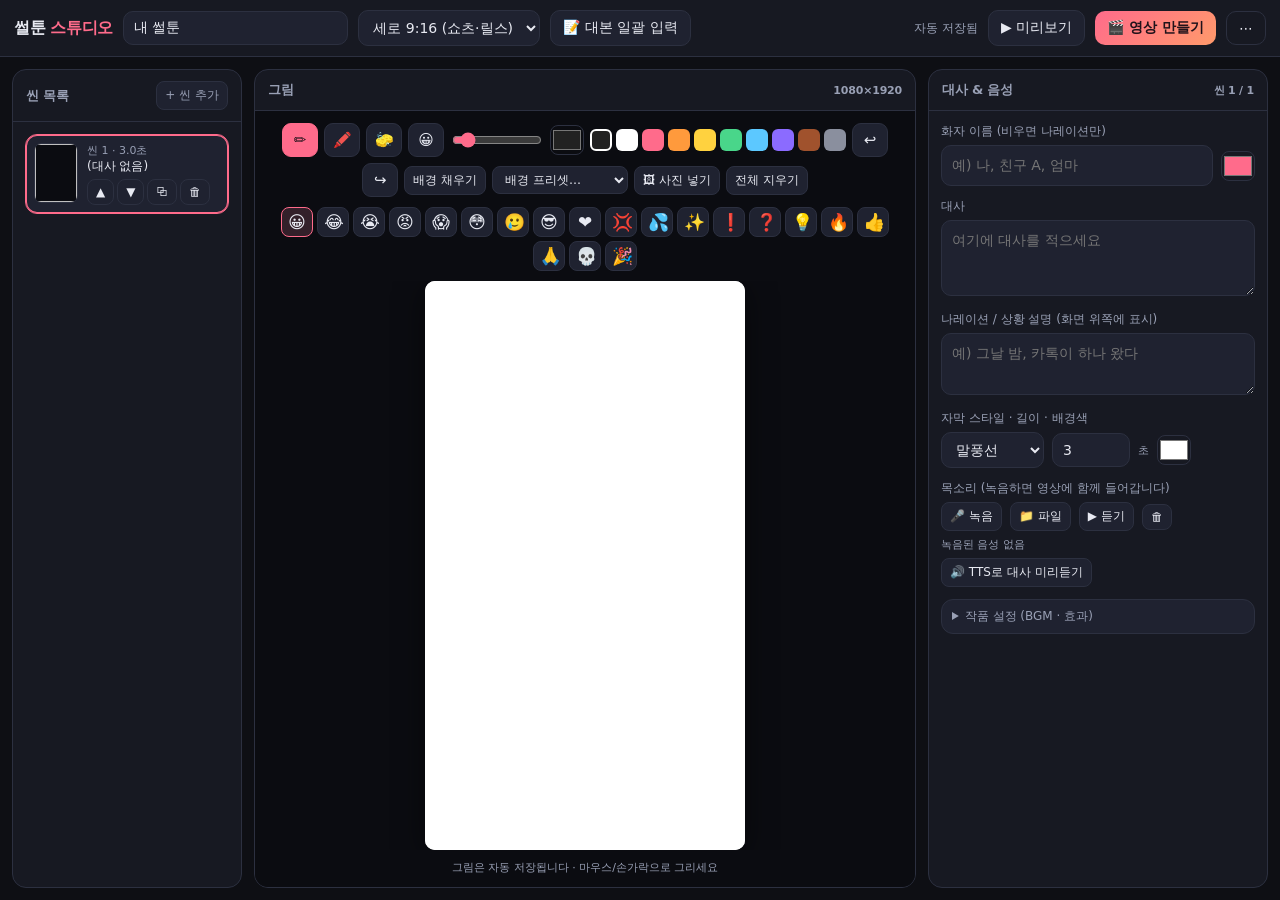
<file: seoltoon/index.html>
<!DOCTYPE html>
<html lang="ko">
<head>
<meta charset="utf-8">
<meta name="viewport" content="width=device-width, initial-scale=1">
<title>썰툰 스튜디오 — 대사·그림으로 영상 만들기</title>
<link rel="stylesheet" href="style.css">
</head>
<body>

<header class="top">
  <div class="logo">썰툰 <span>스튜디오</span></div>
  <input id="proj-title" class="title-input" type="text" placeholder="작품 제목" value="내 썰툰">
  <select id="ratio" title="영상 비율"></select>
  <button class="btn" id="btn-bulk">📝 대본 일괄 입력</button>
  <div class="spacer"></div>
  <span class="saved" id="saved">자동 저장됨</span>
  <button class="btn" id="btn-preview">▶ 미리보기</button>
  <button class="btn primary" id="btn-export">🎬 영상 만들기</button>
  <button class="btn ghost" id="btn-menu">⋯</button>
</header>

<main class="layout">

  <!-- 씬 목록 -->
  <section class="panel scenes">
    <h2>씬 목록 <span class="spacer"></span>
      <button class="btn sm" id="btn-add">+ 씬 추가</button>
    </h2>
    <div class="body" id="scene-list"></div>
  </section>

  <!-- 그림판 -->
  <section class="panel draw">
    <h2>그림 <span class="spacer"></span>
      <span class="hint" id="draw-size"></span>
    </h2>
    <div class="body">
      <div class="toolbar">
        <button class="tool on" data-tool="pen" title="펜">✏️</button>
        <button class="tool" data-tool="marker" title="형광펜(반투명)">🖍️</button>
        <button class="tool" data-tool="eraser" title="지우개">🧽</button>
        <button class="tool" data-tool="stamp" title="이모지 스탬프">😀</button>
        <input type="range" id="brush" min="2" max="80" value="10" style="width:90px" title="굵기">
        <input type="color" id="color" value="#222222" title="색상">
        <div class="swatches" id="swatches"></div>
        <button class="tool" id="btn-undo" title="되돌리기 (Ctrl+Z)">↩️</button>
        <button class="tool" id="btn-redo" title="다시 실행">↪️</button>
        <button class="btn sm" id="btn-fill">배경 채우기</button>
        <select id="preset" class="btn sm" title="배경 프리셋">
          <option value="">배경 프리셋…</option>
          <option value="gradient">그라데이션</option>
          <option value="speed">집중선(만화 효과)</option>
          <option value="night">밤하늘</option>
          <option value="note">노트 줄무늬</option>
          <option value="tone">스크린톤</option>
        </select>
        <button class="btn sm" id="btn-upload">🖼 사진 넣기</button>
        <button class="btn sm danger" id="btn-clear">전체 지우기</button>
        <input type="file" id="file-img" accept="image/*" hidden>
      </div>
      <div class="emoji-bar" id="emoji-bar" hidden></div>
      <div class="canvas-wrap"><canvas id="draw-canvas"></canvas></div>
      <div class="hint">그림은 자동 저장됩니다 · 마우스/손가락으로 그리세요</div>
    </div>
  </section>

  <!-- 대사 편집 -->
  <section class="panel edit">
    <h2>대사 &amp; 음성 <span class="spacer"></span><span class="hint" id="scene-badge"></span></h2>
    <div class="body">
      <div class="field">
        <label>화자 이름 (비우면 나레이션만)</label>
        <div class="inline">
          <input type="text" id="speaker" placeholder="예) 나, 친구 A, 엄마" style="flex:1">
          <input type="color" id="speaker-color" value="#ff6b8b" title="이름 색상">
        </div>
      </div>
      <div class="field">
        <label>대사</label>
        <textarea id="text" placeholder="여기에 대사를 적으세요"></textarea>
      </div>
      <div class="field">
        <label>나레이션 / 상황 설명 (화면 위쪽에 표시)</label>
        <textarea id="narration" placeholder="예) 그날 밤, 카톡이 하나 왔다" style="min-height:56px"></textarea>
      </div>
      <div class="field">
        <label>자막 스타일 · 길이 · 배경색</label>
        <div class="inline">
          <select id="caption-style">
            <option value="bubble">말풍선</option>
            <option value="subtitle">하단 자막</option>
            <option value="none">자막 없음</option>
          </select>
          <input type="number" id="duration" min="0.5" max="30" step="0.5" value="3" style="width:78px" title="길이(초)">
          <span class="hint">초</span>
          <input type="color" id="scene-bg" value="#ffffff" title="여백 배경색">
        </div>
      </div>
      <div class="field">
        <label>목소리 (녹음하면 영상에 함께 들어갑니다)</label>
        <div class="inline">
          <button class="btn sm" id="btn-rec">🎤 녹음</button>
          <button class="btn sm" id="btn-audio-up">📁 파일</button>
          <button class="btn sm" id="btn-audio-play">▶ 듣기</button>
          <button class="btn sm danger" id="btn-audio-del">🗑</button>
          <input type="file" id="file-audio" accept="audio/*" hidden>
        </div>
        <div class="hint" id="audio-info" style="text-align:left;margin-top:6px">녹음된 음성 없음</div>
        <div class="inline" style="margin-top:6px">
          <button class="btn sm" id="btn-tts">🔊 TTS로 대사 미리듣기</button>
        </div>
      </div>

      <details class="settings">
        <summary>작품 설정 (BGM · 효과)</summary>
        <div class="field">
          <label>배경 음악</label>
          <div class="inline">
            <button class="btn sm" id="btn-bgm">🎵 BGM 선택</button>
            <button class="btn sm danger" id="btn-bgm-del">🗑</button>
            <input type="file" id="file-bgm" accept="audio/*" hidden>
          </div>
          <div class="hint" id="bgm-info" style="text-align:left;margin-top:6px">없음</div>
          <label style="margin-top:8px">BGM 볼륨 <span id="bgm-vol-label">35%</span></label>
          <input type="range" id="bgm-volume" min="0" max="100" value="35">
        </div>
        <div class="field">
          <label>효과</label>
          <div class="inline">
            <label class="hint"><input type="checkbox" id="opt-typing" checked> 타이핑 효과</label>
            <label class="hint"><input type="checkbox" id="opt-fade" checked> 장면 전환 페이드</label>
          </div>
          <label style="margin-top:8px">자막 크기 <span id="font-label">100%</span></label>
          <input type="range" id="font-scale" min="70" max="160" value="100">
        </div>
        <div class="field">
          <label>내보내기 / 불러오기</label>
          <div class="inline">
            <button class="btn sm" id="btn-save-json">💾 프로젝트 저장</button>
            <button class="btn sm" id="btn-load-json">📂 불러오기</button>
            <button class="btn sm" id="btn-png">🖼 현재 씬 PNG</button>
            <input type="file" id="file-json" accept="application/json,.seoltoon" hidden>
          </div>
        </div>
        <div class="field">
          <button class="btn sm danger" id="btn-reset">전체 초기화</button>
        </div>
      </details>
    </div>
  </section>
</main>

<!-- 재생 / 렌더링 모달 -->
<div class="modal" id="modal-play" hidden>
  <div class="box">
    <h3 id="play-title">미리보기</h3>
    <canvas id="stage"></canvas>
    <div class="progress"><i id="play-bar"></i></div>
    <div class="inline">
      <span class="muted" id="play-status">준비 중…</span>
      <div class="spacer" style="flex:1"></div>
      <button class="btn" id="btn-stop">중지</button>
      <button class="btn ghost" id="btn-close-play">닫기</button>
    </div>
    <div id="result" class="inline"></div>
  </div>
</div>

<!-- 대본 일괄 입력 모달 -->
<div class="modal" id="modal-bulk" hidden>
  <div class="box">
    <h3>대본 일괄 입력</h3>
    <p class="muted">
      한 줄에 한 컷씩 적으면 씬이 자동으로 만들어집니다.<br>
      · <b>화자: 대사</b> 형식이면 화자가 자동 인식돼요 — 예) <code>친구A: 야 그거 봤어?</code><br>
      · 앞에 <b>#</b> 를 붙이면 나레이션이 됩니다 — 예) <code># 그날 밤, 비가 왔다</code><br>
      · 빈 줄은 무시됩니다.
    </p>
    <textarea id="bulk-text" placeholder="# 작년 여름이었다&#10;나: 야, 나 진짜 할 말 있어&#10;친구A: 뭔데 그렇게 뜸 들여&#10;나: 사실 나… 그거 봤어"></textarea>
    <div class="inline">
      <label class="hint"><input type="checkbox" id="bulk-replace"> 기존 씬 모두 지우고 새로 만들기</label>
      <div class="spacer" style="flex:1"></div>
      <button class="btn ghost" id="btn-bulk-cancel">취소</button>
      <button class="btn primary" id="btn-bulk-ok">씬 만들기</button>
    </div>
  </div>
</div>

<div class="toast" id="toast" hidden></div>

<script src="app.js"></script>
</body>
</html>
</file>
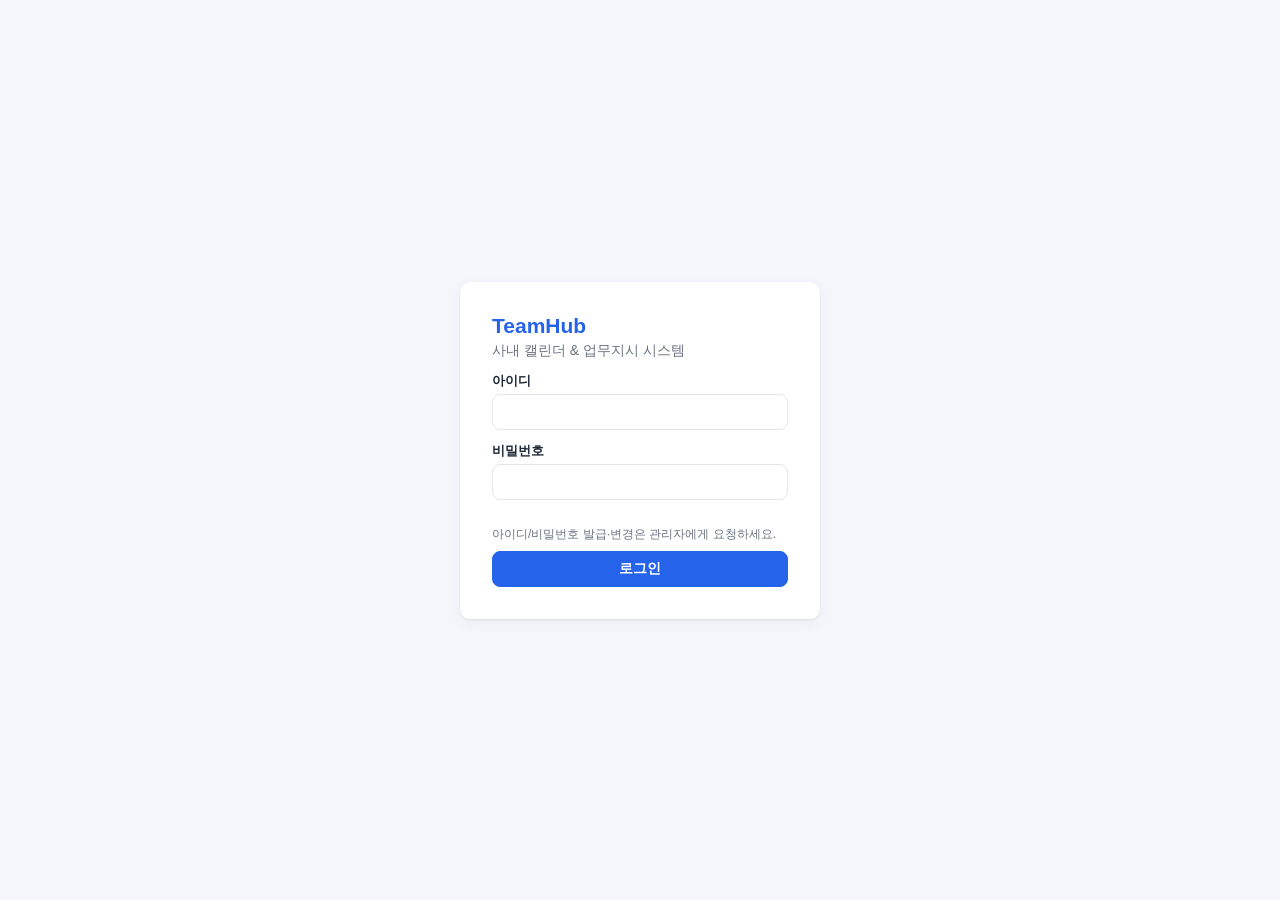
<file: teamhub/static/index.html>
<!DOCTYPE html>
<html lang="ko">
<head>
<meta charset="UTF-8">
<meta name="viewport" content="width=device-width, initial-scale=1.0, viewport-fit=cover">
<link rel="icon" href="/icon-192.png">
<link rel="manifest" href="/manifest.webmanifest">
<link rel="apple-touch-icon" href="/icon-180.png">
<meta name="theme-color" content="#2563eb">
<meta name="apple-mobile-web-app-capable" content="yes">
<meta name="apple-mobile-web-app-title" content="TeamHub">
<title>TeamHub · 사내 캘린더 & 업무지시</title>
<style>
:root{
  --bg:#f4f6fb;--panel:#fff;--text:#1f2937;--muted:#6b7280;--line:#e5e7eb;
  --primary:#2563eb;--primary-weak:#dbeafe;--danger:#dc2626;--ok:#16a34a;--warn:#d97706;
  --radius:10px;--shadow:0 1px 3px rgba(0,0,0,.08),0 4px 16px rgba(0,0,0,.04);
}
*{box-sizing:border-box}
body{margin:0;font-family:-apple-system,BlinkMacSystemFont,"Pretendard","Apple SD Gothic Neo","Malgun Gothic",sans-serif;background:var(--bg);color:var(--text);font-size:14px}
button,input,select,textarea{font:inherit}
button{cursor:pointer}
.hidden{display:none!important}
/* ---------- layout */
header{position:sticky;top:0;z-index:20;background:var(--panel);border-bottom:1px solid var(--line);display:flex;align-items:center;gap:16px;padding:0 20px;height:56px}
.logo{font-weight:800;font-size:18px;color:var(--primary);white-space:nowrap}
nav{display:flex;gap:2px;flex:1;min-width:0;overflow-x:auto;scrollbar-width:none}
nav::-webkit-scrollbar{display:none}
nav button{background:none;border:0;padding:8px 10px;border-radius:8px;color:var(--muted);font-weight:600;white-space:nowrap;flex:0 0 auto}
nav button.active{background:var(--primary-weak);color:var(--primary)}
@media (max-width:1400px){nav button{padding:8px 6px;font-size:13.5px}}
.hdr-right{display:flex;align-items:center;gap:10px;position:relative}
.bell{position:relative;background:none;border:0;font-size:20px;padding:6px}
.badge{position:absolute;top:0;right:0;background:var(--danger);color:#fff;font-size:10px;border-radius:10px;padding:1px 5px;font-weight:700}
.user-chip{background:none;border:1px solid var(--line);border-radius:20px;padding:5px 12px;font-weight:600}
.dropdown{position:absolute;right:0;top:46px;background:var(--panel);border:1px solid var(--line);border-radius:var(--radius);box-shadow:var(--shadow);min-width:200px;z-index:30}
.dropdown button{display:block;width:100%;text-align:left;background:none;border:0;padding:10px 14px}
.dropdown button:hover{background:var(--bg)}
.notif-panel{width:340px;max-height:420px;overflow:auto}
.notif-item{padding:10px 14px;border-bottom:1px solid var(--line);cursor:pointer}
.notif-item.unread{background:#dbeafe;border-left:4px solid #2563eb;font-weight:600;color:#1e3a8a}
.notif-item.unread:hover{background:#bfdbfe}
.notif-item:not(.unread){color:var(--muted);background:var(--panel)}
.notif-panel .btn{display:inline-flex;width:auto;padding:4px 10px;border:1px solid var(--line);border-radius:8px;background:var(--panel)}
.notif-panel .nx{position:absolute;right:8px;top:8px;padding:0 7px;line-height:20px;color:var(--muted);font-weight:400}
.notif-item small{color:var(--muted)}
main{max-width:1200px;margin:0 auto;padding:20px}
.card{background:var(--panel);border-radius:var(--radius);box-shadow:var(--shadow);padding:18px}
.card h3{margin:0 0 12px;font-size:15px}
.row{display:flex;gap:12px;align-items:center;flex-wrap:wrap}
.spacer{flex:1}
.btn{white-space:nowrap;border:1px solid var(--line);background:var(--panel);border-radius:8px;padding:8px 14px;font-weight:600}
.btn.primary{background:var(--primary);border-color:var(--primary);color:#fff}
.btn.danger{color:var(--danger);border-color:#fecaca}
.btn.sm{padding:4px 10px;font-size:12px}
.muted{color:var(--muted)}
/* ---------- login */
#login{min-height:100vh;display:flex;align-items:center;justify-content:center;padding:16px}
#login .card{width:100%;max-width:360px;padding:32px}
#login h1{margin:0 0 4px;color:var(--primary)}
/* ---------- forms */
label{display:block;font-weight:600;font-size:13px;margin:12px 0 4px}
input,select,textarea{width:100%;border:1px solid var(--line);border-radius:8px;padding:9px 10px;background:#fff}
textarea{min-height:90px;resize:vertical}
input:focus,select:focus,textarea:focus{outline:2px solid var(--primary-weak);border-color:var(--primary)}
.grid2{display:grid;grid-template-columns:1fr 1fr;gap:0 12px}
.err{color:var(--danger);font-size:13px;min-height:18px;margin-top:8px}
/* ---------- dashboard */
.stats{display:grid;grid-template-columns:repeat(5,1fr);gap:12px;margin-bottom:16px}
.stat{background:var(--panel);border-radius:var(--radius);box-shadow:var(--shadow);padding:16px;cursor:pointer}
.stat b{display:block;font-size:26px;margin-top:4px}
.stat.red b{color:var(--danger)}
.dash-grid{display:grid;grid-template-columns:1fr 1.3fr;gap:16px}
.list-item{padding:10px 0;border-bottom:1px solid var(--line);display:flex;gap:10px;align-items:center;cursor:pointer}
.list-item:last-child{border-bottom:0}
.dot{width:10px;height:10px;border-radius:50%;flex:none}
.empty{color:var(--muted);text-align:center;padding:24px 0}
/* ---------- tags */
.tag{display:inline-block;font-size:11px;font-weight:700;border-radius:6px;padding:2px 7px;white-space:nowrap}
.p-urgent{background:#fee2e2;color:#b91c1c}.p-high{background:#ffedd5;color:#c2410c}
.p-normal{background:#e0e7ff;color:#4338ca}.p-low{background:#f3f4f6;color:#4b5563}
.s-todo{background:#f3f4f6;color:#374151}.s-doing{background:#dbeafe;color:#1d4ed8}
.s-done{background:#dcfce7;color:#15803d}.s-hold{background:#fef3c7;color:#b45309}
.overdue{color:var(--danger);font-weight:700}
/* ---------- calendar */
.cal-head{display:flex;align-items:center;gap:8px;margin-bottom:12px}
.cal-head h2{margin:0 8px;font-size:20px;min-width:140px}
.cal{display:grid;grid-template-columns:repeat(7,1fr);border-top:1px solid var(--line);border-left:1px solid var(--line)}
.cal .dow{padding:8px;text-align:center;font-weight:700;font-size:12px;color:var(--muted);border-right:1px solid var(--line);border-bottom:1px solid var(--line);background:#fafafa}
.cal .dow:first-child{color:var(--danger)}.cal .dow:last-child{color:var(--primary)}
.day{min-height:110px;border-right:1px solid var(--line);border-bottom:1px solid var(--line);padding:4px;cursor:pointer;overflow:hidden;background:#fff}
.day:hover{background:#f9fafb}
.day.other{background:#fafafa}.day.other .dnum{color:#c0c4cc}
.dnum{font-size:12px;font-weight:700;margin-bottom:2px;display:inline-block;width:22px;height:22px;line-height:22px;text-align:center;border-radius:50%}
.day.today .dnum{background:var(--primary);color:#fff}
.day.sun .dnum{color:var(--danger)}.day.sat .dnum{color:var(--primary)}
.day.today.sun .dnum,.day.today.sat .dnum{color:#fff}
.ev{font-size:11px;padding:2px 5px;border-radius:4px;margin-bottom:2px;color:#fff;white-space:nowrap;overflow:hidden;text-overflow:ellipsis}
.ev.ship{white-space:normal;word-break:break-word;line-height:1.3}
.ev.task{background:#fff!important;color:var(--text);border:1px dashed #9ca3af}
.ev.task.done{text-decoration:line-through;color:var(--muted)}
.more{font-size:11px;color:var(--muted);padding-left:4px}
.legend{display:flex;gap:14px;font-size:12px;color:var(--muted);margin-top:10px;flex-wrap:wrap}
/* ---------- tasks */
.tabs{display:flex;flex-wrap:wrap;gap:4px;border-bottom:1px solid var(--line);margin-bottom:14px}
.tabs button{background:none;border:0;padding:10px 14px;font-weight:600;color:var(--muted);border-bottom:2px solid transparent}
.tabs button.active{color:var(--primary);border-bottom-color:var(--primary)}
table{width:100%;border-collapse:collapse}
th,td{text-align:left;padding:10px 8px;border-bottom:1px solid var(--line);vertical-align:middle}
th{font-size:12px;color:var(--muted);font-weight:700;background:#fafafa}
tbody tr{cursor:pointer}tbody tr:hover{background:#f9fafb}
td.title{font-weight:600}
/* ---------- modal */
.modal-bg{position:fixed;inset:0;background:rgba(17,24,39,.45);display:flex;align-items:flex-start;justify-content:center;z-index:50;padding:40px 16px;overflow:auto}
.modal{background:var(--panel);border-radius:14px;width:100%;max-width:560px;padding:22px;box-shadow:0 20px 50px rgba(0,0,0,.2)}
.modal h2{margin:0 0 6px;font-size:18px}
.modal .actions{display:flex;gap:8px;justify-content:flex-end;margin-top:18px}
.assignee-box{border:1px solid var(--line);border-radius:8px;padding:6px 8px}
.assignee-box .people{display:grid;grid-template-columns:repeat(auto-fill,minmax(130px,1fr));gap:2px 6px}
.assignee-box label{display:flex;align-items:center;gap:6px;font-weight:400;margin:0;padding:5px 6px;border-radius:6px;cursor:pointer;white-space:nowrap;overflow:hidden;text-overflow:ellipsis}
.assignee-box label:hover{background:var(--bg)}
.assignee-box label:has(input:checked){background:var(--primary-weak)}
.dept-grp + .dept-grp{border-top:1px solid var(--line);margin-top:4px}
.assignee-box input{width:auto}
.dept-head{font-size:11px;font-weight:700;color:var(--muted);padding:6px 6px 2px}
.detail-meta{display:grid;grid-template-columns:90px 1fr;gap:6px 10px;margin:14px 0;font-size:13px}
.detail-meta dt{color:var(--muted)}.detail-meta dd{margin:0}
.desc{white-space:pre-wrap;background:var(--bg);border-radius:8px;padding:12px;margin:10px 0}
.status-btns{display:flex;gap:6px;flex-wrap:wrap}
.status-btns button{border:1px solid var(--line);background:#fff;border-radius:20px;padding:5px 12px;font-size:12px;font-weight:600}
.status-btns button.on{background:var(--primary);color:#fff;border-color:var(--primary)}
.comment{padding:8px 0;border-bottom:1px solid var(--line)}
.comment .who{font-weight:700;font-size:12px}.comment .when{color:var(--muted);font-size:11px;margin-left:6px}
.comment .body{white-space:pre-wrap;margin-top:3px}
.colors{display:flex;gap:8px}
.colors input{display:none}
.colors span{display:inline-block;width:26px;height:26px;border-radius:50%;cursor:pointer;border:3px solid transparent}
.colors input:checked+span{border-color:#111827}
.toast{position:fixed;bottom:24px;left:50%;transform:translateX(-50%);background:#111827;color:#fff;padding:10px 18px;border-radius:8px;z-index:100;font-weight:600}
/* ---------- quotes */
.modal.wide{max-width:980px}
.qitems{width:100%;border-collapse:collapse;margin-top:6px}
.qitems th{padding:6px 4px;font-size:11px}
.qitems td{padding:3px 2px;border-bottom:1px solid var(--line)}
.qitems input{padding:6px;font-size:13px}
.qitems .num{text-align:right}
.qitems td.calc{text-align:right;font-variant-numeric:tabular-nums;padding-right:6px;white-space:nowrap;font-size:13px}
.qtotal{display:flex;gap:18px;justify-content:flex-end;margin-top:10px;font-size:14px;flex-wrap:wrap}
.qtotal b{font-size:16px}
.q-draft{background:#f3f4f6;color:#374151}.q-sent{background:#dbeafe;color:#1d4ed8}
.q-won{background:#dcfce7;color:#15803d}.q-lost{background:#fee2e2;color:#b91c1c}
td.money{text-align:right;font-variant-numeric:tabular-nums}
.qscroll{overflow-x:auto}
.sbox{position:fixed;z-index:80;background:#fff;border:1px solid var(--line);border-radius:8px;box-shadow:var(--shadow);max-height:300px;overflow:auto;min-width:320px}
.sbox div{padding:7px 10px;cursor:pointer;font-size:13px;border-bottom:1px solid #f3f4f6}
.sbox div:hover,.sbox div.on{background:var(--primary-weak)}
.sbox small{color:var(--muted)}
.sbox .none{color:var(--muted);cursor:default}
.code{display:inline-block;font-size:10px;font-weight:700;color:#15803d;background:#dcfce7;border-radius:4px;padding:1px 5px;margin-top:2px}
.code.miss{color:#b45309;background:#fef3c7}
.code button{border:0;background:none;color:inherit;font-size:10px;padding:0 0 0 4px;cursor:pointer}
.ec-box{border:1px solid var(--line);border-radius:10px;padding:12px;margin-top:12px}
.sh-ordered{background:#f3f4f6;color:#374151}.sh-shipped{background:#dbeafe;color:#1d4ed8}
.sh-customs{background:#fef3c7;color:#b45309}.sh-arrived{background:#dcfce7;color:#15803d}
.ev.ship{background:#ecfeff!important;color:#0e7490;border:1px solid #67e8f9}
.ev.ship.done{text-decoration:line-through;color:var(--muted)}
.dday{font-size:11px;font-weight:700;border-radius:6px;padding:1px 6px;background:#f3f4f6}
.dday.late{background:#fee2e2;color:#b91c1c}.dday.today{background:#dbeafe;color:#1d4ed8}
.stats4{grid-template-columns:repeat(4,1fr)}
.mlist{display:none}
.mrow{display:block;padding:10px 2px;border-bottom:1px solid var(--line);cursor:pointer}
.mrow:active{background:var(--bg)}
.mrow .l1{display:flex;align-items:center;gap:8px}
.mrow .l1 b{flex:1;min-width:0;overflow:hidden;text-overflow:ellipsis;white-space:nowrap;font-size:15px}
.mrow .l1 .amt{font-weight:700;font-variant-numeric:tabular-nums;white-space:nowrap}
.mrow .l2{font-size:12px;color:var(--muted);margin-top:3px;display:flex;gap:6px;align-items:center;flex-wrap:wrap}
.viz{--series-1:#2a78d6;--series-2:#eb6834;--grid:#ececea;--axis:#6b7280;--ink:#1f2937;--ink-2:#52514e;--surface:#fff}
.viz-wrap{position:relative}
.viz-wrap svg{display:block;width:100%;overflow:visible}
.viz-legend{display:flex;gap:16px;font-size:12px;color:var(--ink-2);margin:4px 0 8px;flex-wrap:wrap}
.viz-legend i{display:inline-block;width:12px;height:3px;border-radius:2px;vertical-align:middle;margin-right:6px}
.viz-tip{position:absolute;pointer-events:none;background:#111827;color:#fff;font-size:12px;padding:8px 10px;border-radius:8px;white-space:nowrap;z-index:5;box-shadow:0 4px 12px rgba(0,0,0,.2)}
.viz-tip .sw{display:inline-block;width:8px;height:8px;border-radius:50%;margin-right:6px}
.an-table td,.an-table th{padding:6px 6px;font-size:12px;white-space:nowrap}
.an-table td.num,.an-table th.num{text-align:right;font-variant-numeric:tabular-nums}
.an-table tr.sel{background:var(--primary-weak)}
.an-table tr[data-p] td{vertical-align:top}
.an-table td:first-child,.an-table th:first-child{position:sticky;left:0;background:#fff;z-index:1;max-width:180px;overflow:hidden;text-overflow:ellipsis}
.an-table tr.sel td:first-child{background:var(--primary-weak)}
.up{color:#15803d;font-weight:700}.down{color:#b91c1c;font-weight:700}
/* ---------- responsive */
@media (max-width:860px){
  body{font-size:13px}
  /* iPhone 은 16px 미만 입력칸을 누르면 화면을 확대해 버림 → 입력칸은 16px */
  input,select,textarea{font-size:16px;padding:7px 9px}
  header{padding:0 12px;gap:8px;height:50px}
  .logo{font-size:16px}
  .card{padding:12px;border-radius:12px}
  .card h3{font-size:15px}
  .btn{padding:6px 10px;font-size:13px}
  .btn.sm{padding:4px 8px;font-size:12px}
  .row{gap:8px}
  .stats,.stats4{grid-template-columns:repeat(3,1fr);gap:8px;margin-bottom:12px}
  .stats4{grid-template-columns:repeat(2,1fr)}
  .stat{padding:10px 12px;border-radius:10px}
  .stat span{font-size:12px}
  .stat b{font-size:19px;margin-top:2px;word-break:keep-all}
  .tabs{overflow-x:auto;flex-wrap:nowrap;-webkit-overflow-scrolling:touch}
  .tabs button{white-space:nowrap;padding:8px 10px;font-size:13px}
  .list-item{padding:8px 0;gap:8px}
  h2{font-size:18px}
  .modal-bg{padding:0;align-items:stretch}
  .modal{border-radius:0;min-height:100%;padding:16px 14px 90px;max-width:none}
  .modal.wide{max-width:none}
  .modal .actions{position:sticky;bottom:0;background:var(--panel);padding:10px 0;margin-top:12px;border-top:1px solid var(--line);flex-wrap:wrap}
  label{margin:10px 0 3px}
  .mlist{display:block}
  .dtable{display:none}
  .qitems input{font-size:16px;padding:6px}
  .viz-legend{font-size:11px}
  nav{position:fixed;bottom:0;left:0;right:0;background:var(--panel);border-top:1px solid var(--line);justify-content:space-around;padding:6px;z-index:20}
  nav{overflow-x:auto;justify-content:flex-start}
  nav button{flex:0 0 auto;font-size:12px;padding:8px 10px;white-space:nowrap}
  main{padding:12px 12px 80px}
  .stats{grid-template-columns:repeat(2,1fr)}
  .dash-grid{grid-template-columns:1fr}
  .day{min-height:64px;padding:2px}
  .cal-head h2{min-width:0;font-size:16px;margin:0 2px;white-space:nowrap}
  .cal-head{flex-wrap:wrap;gap:6px}
  .toast{bottom:80px}
  .ev{font-size:10px;padding:1px 3px}
  .hide-m{display:none}
  .notif-panel{width:290px}
  .grid2{grid-template-columns:1fr}
}
</style>
</head>
<body>

<!-- ============ LOGIN ============ -->
<section id="login" class="hidden">
  <form class="card" id="loginForm">
    <h1>TeamHub</h1>
    <div class="muted">사내 캘린더 & 업무지시 시스템</div>
    <label>아이디</label>
    <input id="lgUser" autocomplete="username" required>
    <label>비밀번호</label>
    <input id="lgPass" type="password" autocomplete="current-password" required>
    <div class="err" id="lgErr"></div>
    <div class="muted" style="font-size:12px">아이디/비밀번호 발급·변경은 관리자에게 요청하세요.</div>
    <button class="btn primary" style="width:100%;margin-top:8px">로그인</button>
  </form>
</section>

<!-- ============ APP ============ -->
<section id="app" class="hidden">
  <header>
    <div class="logo">TeamHub</div>
    <nav id="nav">
      <button data-view="dashboard">🏠 홈</button>
      <button data-view="calendar">📅 캘린더</button>
      <button data-view="tasks">📋 업무</button>
      <button data-view="quotes">🧾 견적서</button>
      <button data-view="statements">📄 거래명세서</button>
      <button data-view="shipments">🚢 입고예정</button>
      <button data-view="mailin">📥 메일 일정</button>
      <button data-view="inventory">📦 재고</button>
      <button data-view="analytics">📊 매출분석</button>
      <button data-view="profit" class="profit-only">💰 이익분석</button>
      <button data-view="master">🗂 거래처·품목</button>
      <button data-view="users" class="admin-only">👥 직원관리</button>
    </nav>
    <div class="hdr-right">
      <button class="bell" id="bellBtn" title="알림">🔔<span class="badge hidden" id="bellBadge">0</span></button>
      <button class="user-chip" id="userBtn"></button>
      <div class="dropdown notif-panel hidden" id="notifPanel"></div>
      <div class="dropdown hidden" id="userMenu">
        <button id="pushBtn">🔔 알림 · 앱 설치</button>
        <button id="pwBtn" class="admin-only">🔑 비밀번호 변경</button>
        <button id="logoutBtn">🚪 로그아웃</button>
        <div id="verInfo" class="muted" style="font-size:11px;padding:6px 12px"></div>
      </div>
    </div>
  </header>
  <main id="main"></main>
</section>

<div id="modalRoot"></div>

<script>
// ===================================================== helpers
const $ = (s, el = document) => el.querySelector(s);
const $$ = (s, el = document) => [...el.querySelectorAll(s)];
const esc = s => String(s ?? '').replace(/[&<>"']/g, c => ({'&':'&amp;','<':'&lt;','>':'&gt;','"':'&quot;',"'":'&#39;'}[c]));
const pad = n => String(n).padStart(2, '0');
const ymd = d => `${d.getFullYear()}-${pad(d.getMonth() + 1)}-${pad(d.getDate())}`;
const todayStr = () => ymd(new Date());

const PRIORITY = {urgent: '긴급', high: '높음', normal: '보통', low: '낮음'};
const STATUS = {todo: '대기', doing: '진행중', done: '완료', hold: '보류'};
const SCOPE = {company: '전사 공개', dept: '부서 공개', private: '나만 보기'};
const COLORS = ['#3b82f6', '#10b981', '#f59e0b', '#ef4444', '#8b5cf6', '#ec4899', '#6b7280'];

const state = {token: localStorage.getItem('th_token'), me: null, users: [], view: 'dashboard',
               calDate: new Date(), taskBox: 'received', taskStatus: ''};

async function api(path, opts = {}) {
  const res = await fetch(path, {
    method: opts.method || 'GET',
    headers: {'Content-Type': 'application/json', Authorization: 'Bearer ' + (state.token || '')},
    body: opts.body ? JSON.stringify(opts.body) : undefined,
  });
  if (res.status === 401 && path !== '/api/login') { logoutLocal(); throw new Error('로그인이 필요합니다.'); }
  const data = await res.json().catch(() => ({}));
  if (!res.ok) {
    const d = data.detail;
    throw new Error(typeof d === 'string' ? d : Array.isArray(d) ? '입력값을 확인하세요.' : '요청에 실패했습니다.');
  }
  return data;
}

function toast(msg) {
  const t = document.createElement('div');
  t.className = 'toast'; t.textContent = msg;
  document.body.appendChild(t);
  setTimeout(() => t.remove(), 2200);
}

function openModal(html, onMount) {
  const bg = document.createElement('div');
  bg.className = 'modal-bg';
  bg.innerHTML = `<div class="modal">${html}</div>`;
  bg.addEventListener('mousedown', e => { if (e.target === bg) bg.remove(); });
  $('#modalRoot').appendChild(bg);
  const close = () => bg.remove();
  $$('[data-close]', bg).forEach(b => b.onclick = close);
  onMount && onMount(bg, close);
  return close;
}

function fmtDT(s) {
  if (!s) return '';
  return s.replace('T', ' ').slice(0, 16);
}
function dueHtml(t) {
  if (!t.due_date) return '<span class="muted">-</span>';
  const late = t.status !== 'done' && t.due_date < todayStr();
  return `<span class="${late ? 'overdue' : ''}">${esc(t.due_date)}${late ? ' (지연)' : ''}</span>`;
}
const pTag = p => `<span class="tag p-${p}">${PRIORITY[p]}</span>`;
const sTag = s => `<span class="tag s-${s}">${STATUS[s]}</span>`;

// ===================================================== auth
$('#loginForm').onsubmit = async e => {
  e.preventDefault();
  $('#lgErr').textContent = '';
  try {
    const r = await api('/api/login', {method: 'POST', body: {username: $('#lgUser').value, password: $('#lgPass').value}});
    state.token = r.token; localStorage.setItem('th_token', r.token);
    await boot();
  } catch (err) { $('#lgErr').textContent = err.message; }
};

function logoutLocal() {
  state.token = null; state.me = null;
  localStorage.removeItem('th_token');
  $('#app').classList.add('hidden'); $('#login').classList.remove('hidden');
  $('#modalRoot').innerHTML = '';
}

$('#logoutBtn').onclick = async () => { try { await api('/api/logout', {method: 'POST'}); } catch {} logoutLocal(); };

$('#pwBtn').onclick = () => {
  $('#userMenu').classList.add('hidden');
  openModal(`<h2>비밀번호 변경</h2>
    <form id="pwForm">
      <label>현재 비밀번호</label><input type="password" name="cur" required>
      <label>새 비밀번호 (6자 이상)</label><input type="password" name="nw" minlength="6" required>
      <label>새 비밀번호 확인</label><input type="password" name="nw2" required>
      <div class="err"></div>
      <div class="actions"><button type="button" class="btn" data-close>취소</button><button class="btn primary">변경</button></div>
    </form>`, (bg, close) => {
    $('form', bg).onsubmit = async e => {
      e.preventDefault();
      const f = e.target;
      if (f.nw.value !== f.nw2.value) { $('.err', bg).textContent = '새 비밀번호가 일치하지 않습니다.'; return; }
      try {
        await api('/api/me/password', {method: 'PUT', body: {current_password: f.cur.value, new_password: f.nw.value}});
        close(); toast('비밀번호가 변경되었습니다.');
      } catch (err) { $('.err', bg).textContent = err.message; }
    };
  });
};

async function boot() {
  if (!state.token) { logoutLocal(); return; }
  try { state.me = await api('/api/me'); } catch { return; }
  if ($('#verInfo')) $('#verInfo').textContent = state.me.version ? '버전 ' + state.me.version : '';
  state.users = await api('/api/users');
  $('#login').classList.add('hidden'); $('#app').classList.remove('hidden');
  $('#userBtn').textContent = `${state.me.name} ▾`;
  $$('.admin-only').forEach(el => el.classList.toggle('hidden', state.me.role !== 'admin'));
  $$('.profit-only').forEach(el => el.classList.toggle('hidden', !state.me.can_profit));
  go(state.view);
  refreshNotifs();
  openFromHash();
  pushInit();
}

// ===================================================== nav / dropdowns
$$('#nav button').forEach(b => b.onclick = () => go(b.dataset.view));
function go(view) {
  if (view === 'users' && state.me.role !== 'admin') view = 'dashboard';
  if (view === 'profit' && !state.me.can_profit) view = 'dashboard';
  state.view = view;
  $$('#nav button').forEach(b => b.classList.toggle('active', b.dataset.view === view));
  const pages = {dashboard: renderDashboard, calendar: renderCalendar, tasks: renderTasks, quotes: renderQuotes, statements: renderQuotes, shipments: renderShipments, mailin: renderMailin, analytics: renderAnalytics, inventory: renderInventory, profit: renderProfit, master: renderMaster, users: renderUsers};
  (pages[view] || renderDashboard)();
}

$('#userBtn').onclick = e => { e.stopPropagation(); $('#notifPanel').classList.add('hidden'); $('#userMenu').classList.toggle('hidden'); };
$('#bellBtn').onclick = async e => {
  e.stopPropagation(); $('#userMenu').classList.add('hidden');
  const p = $('#notifPanel');
  if (!p.classList.contains('hidden')) { p.classList.add('hidden'); return; }
  await refreshNotifs(true);
  p.classList.remove('hidden');
};
document.addEventListener('click', e => {
  if (!e.target.closest('.dropdown')) $$('.dropdown').forEach(d => d.classList.add('hidden'));
});

async function refreshNotifs(renderPanel = false) {
  if (!state.token) return;
  const showRead = !!state.notifRead;
  const n = await api('/api/notifications' + (renderPanel && showRead ? '?read=true' : '')).catch(() => null);
  if (!n) return;
  const b = $('#bellBadge');
  b.textContent = n.unread > 99 ? '99+' : n.unread;
  b.classList.toggle('hidden', !n.unread);
  document.title = (n.unread ? `(${n.unread}) ` : '') + 'TeamHub · 사내 캘린더 & 업무지시';
  if (!renderPanel) return;
  const p = $('#notifPanel');
  // 알림 내용으로 갈 곳: 업무 / 메일 일정 / 입고예정
  const target = i => i.task_id ? 'task' : /^📥|^📩/.test(i.message) ? 'mailin' : /^(🚢|📦|🛳|✅|🚚|✈️)|입고|통관|UNI-PASS|B\/L/.test(i.message) ? 'shipments' : '';
  p.innerHTML = `<div class="row" style="padding:10px 14px;border-bottom:1px solid var(--line)">
      <b>${showRead ? '읽은 알림' : '알림'}</b><span class="spacer"></span>
      <button class="btn sm" id="notifMode" style="margin-right:4px">${showRead ? '← 새 알림' : '읽은 알림'}</button>${showRead || !n.items.length ? '' : '<button class="btn sm" id="readAll">모두 읽음</button>'}</div>` +
    (n.items.length ? n.items.map(i => `<div class="notif-item ${i.is_read ? '' : 'unread'}" data-nid="${i.id}" data-go="${target(i)}" data-task="${i.task_id ?? ''}" style="position:relative;padding-right:46px">
        ${esc(i.message)}<br><small>${esc(i.created_at.slice(0, 16))}</small>
        ${i.is_read ? '' : `<button class="btn sm nx" data-dismiss="${i.id}" title="읽음 (목록에서 지우기)">✕</button>`}</div>`).join('')
      : `<div class="empty">${showRead ? '읽은 알림이 없습니다.' : '새 알림이 없습니다. 🎉'}</div>`);
  $('#notifMode', p).onclick = e => { e.stopPropagation(); state.notifRead = !showRead; refreshNotifs(true); };
  if ($('#readAll', p)) $('#readAll', p).onclick = async e => { e.stopPropagation(); await api('/api/notifications/read-all', {method: 'POST'}); refreshNotifs(true); };
  $$('[data-dismiss]', p).forEach(x => x.onclick = async e => {
    e.stopPropagation();
    await api(`/api/notifications/${x.dataset.dismiss}/read`, {method: 'POST'});
    refreshNotifs(true);
  });
  $$('.notif-item', p).forEach(el => el.onclick = async () => {
    p.classList.add('hidden');
    if (!showRead) { await api(`/api/notifications/${el.dataset.nid}/read`, {method: 'POST'}).catch(() => {}); refreshNotifs(); }
    if (el.dataset.task) openTask(+el.dataset.task);
    else if (el.dataset.go) go(el.dataset.go);
  });
}
setInterval(() => refreshNotifs(), 30000);


// ===================================================== 휴대폰·PC 알림 (Web Push) · 앱 설치
const pushSupported = () => 'serviceWorker' in navigator && 'PushManager' in window && 'Notification' in window;
const isIOS = () => /iphone|ipad|ipod/i.test(navigator.userAgent);
const isStandalone = () => matchMedia('(display-mode: standalone)').matches || navigator.standalone;
let installPrompt = null;
window.addEventListener('beforeinstallprompt', e => { e.preventDefault(); installPrompt = e; });

function openFromHash() {   // 알림을 눌러 들어오면 #task=번호 → 그 업무 열기
  const m = location.hash.match(/task=(\d+)/);
  if (m && state.me) { history.replaceState(null, '', location.pathname); openTask(+m[1]); }
}
window.addEventListener('hashchange', openFromHash);

async function pushInit() {
  if (!('serviceWorker' in navigator)) return;
  try { await navigator.serviceWorker.register('/sw.js'); } catch { return; }
  navigator.serviceWorker.addEventListener('message', e => {
    if (e.data && e.data.type === 'open') { const u = new URL(e.data.url); location.hash = u.hash; refreshNotifs(); }
  });
  // 이미 켠 기기는 서버에 구독을 다시 알려 둔다 (브라우저가 구독을 바꾸는 경우 대비)
  const sub = await pushSubscription();
  if (sub) api('/api/push/subscribe', {method: 'POST', body: sub.toJSON()}).catch(() => {});
}

async function pushSubscription() {
  if (!pushSupported() || Notification.permission !== 'granted') return null;
  const reg = await navigator.serviceWorker.getRegistration('/');
  return reg ? reg.pushManager.getSubscription() : null;
}

async function pushEnable() {
  if (!pushSupported()) throw new Error(isIOS() && !isStandalone()
    ? '아이폰은 먼저 "홈 화면에 추가"로 앱을 설치한 뒤, 설치된 TeamHub 앱에서 알림을 켜야 합니다.'
    : '이 브라우저는 알림을 지원하지 않습니다. 크롬이나 엣지를 쓰세요.');
  const perm = await Notification.requestPermission();
  if (perm !== 'granted') throw new Error('알림이 차단되어 있습니다. 주소창 왼쪽 자물쇠(🔒) → 알림 → 허용으로 바꾼 뒤 다시 누르세요.');
  const reg = await navigator.serviceWorker.register('/sw.js');
  await navigator.serviceWorker.ready;
  const {key} = await api('/api/push/key');
  const raw = Uint8Array.from(atob(key.replace(/-/g, '+').replace(/_/g, '/')), ch => ch.charCodeAt(0));
  let sub = await reg.pushManager.getSubscription();
  if (!sub) {
    try { sub = await reg.pushManager.subscribe({userVisibleOnly: true, applicationServerKey: raw}); }
    catch (e) { throw new Error('브라우저가 알림 등록을 거부했습니다. 시크릿(InPrivate) 창이 아닌 일반 창에서, 크롬이나 엣지로 다시 해 보세요. (' + e.message + ')'); }
  }
  await api('/api/push/subscribe', {method: 'POST', body: sub.toJSON()});
}

async function pushDisable() {
  const sub = await pushSubscription();
  if (sub) { await api('/api/push/unsubscribe', {method: 'POST', body: {endpoint: sub.endpoint}}).catch(() => {}); await sub.unsubscribe(); }
}

async function openPushSettings() {
  const on = !!(await pushSubscription());
  const info = await api('/api/push/key').catch(() => ({devices: 0}));
  const ios = isIOS(), standalone = isStandalone();
  openModal(`<h2>🔔 알림 · 앱 설치</h2>
    <div class="ec-box">
      <b>이 기기에서 알림 받기</b>
      <div class="muted" style="font-size:13px;margin:4px 0 8px">업무 지시·상태 변경·코멘트가 생기면 TeamHub 창을 닫아 두어도 윈도우·휴대폰 알림으로 뜹니다. 알림을 누르면 그 업무가 바로 열립니다.</div>
      <div class="row"><span class="tag ${on ? 's-done' : 's-todo'}">${on ? '켜짐' : '꺼짐'}</span>
        <span class="muted" style="font-size:12px">내 계정에서 알림 켠 기기 ${info.devices || 0}대</span><span class="spacer"></span>
        ${on ? '<button class="btn" id="pTest">테스트 알림</button><button class="btn" id="pOff">끄기</button>' : '<button class="btn primary" id="pOn">알림 켜기</button>'}</div>
      ${ios && !standalone ? '<div class="muted" style="font-size:12px;margin-top:6px">⚠ 아이폰은 아래 방법으로 <b>홈 화면에 추가</b>한 뒤, 홈 화면의 TeamHub 아이콘으로 열어서 알림을 켜야 합니다 (iOS 16.4 이상).</div>' : ''}
      <div class="err"></div>
    </div>
    <div class="ec-box">
      <b>📲 앱으로 설치 (바탕화면·홈 화면 아이콘)</b>
      ${standalone ? '<div class="muted" style="font-size:13px;margin-top:4px">✅ 지금 설치된 앱으로 보고 있습니다.</div>'
        : ios ? `<div style="font-size:13px;line-height:1.7;margin-top:4px">사파리 아래쪽 <b>공유 버튼(□↑)</b> → <b>홈 화면에 추가</b> → <b>추가</b></div>`
        : `<div style="font-size:13px;line-height:1.7;margin-top:4px">${installPrompt ? '<button class="btn primary" id="pInstall">TeamHub 앱 설치</button><br>' : ''}
            PC(크롬·엣지): 주소창 오른쪽 끝의 <b>설치 아이콘(⊕ 또는 모니터 모양)</b> → <b>설치</b><br>
            엣지 메뉴 ⋯ → <b>앱 → 이 사이트를 앱으로 설치</b> / 크롬 메뉴 ⋮ → <b>저장 및 공유 → 앱 설치</b><br>
            안드로이드(크롬): 메뉴 ⋮ → <b>홈 화면에 추가</b> 또는 <b>앱 설치</b></div>`}
      <div class="muted" style="font-size:12px;margin-top:6px">설치하면 시작 메뉴·작업 표시줄·바탕화면에 TeamHub 아이콘이 생기고, 따로 된 창으로 열립니다.</div>
    </div>
    <div class="muted" style="font-size:12px;margin-top:10px">PC에서 창을 다 닫아도 알림을 받으려면 크롬/엣지 설정의 <b>"브라우저를 닫아도 백그라운드 앱 계속 실행"</b>이 켜져 있어야 합니다 (기본값은 켜짐).</div>
    <div class="actions"><button class="btn primary" data-close>닫기</button></div>`, (bg, close) => {
    const err = m => $('.err', bg).textContent = m;
    const reopen = () => { close(); openPushSettings(); };
    if ($('#pOn', bg)) $('#pOn', bg).onclick = async () => {
      try { await pushEnable(); toast('알림을 켰습니다.'); await api('/api/push/test', {method: 'POST'}).catch(() => {}); reopen(); }
      catch (e) { err(e.message); }
    };
    if ($('#pOff', bg)) $('#pOff', bg).onclick = async () => { await pushDisable(); toast('이 기기의 알림을 껐습니다.'); reopen(); };
    if ($('#pTest', bg)) $('#pTest', bg).onclick = async () => {
      try { const r = await api('/api/push/test', {method: 'POST'}); toast(`${r.sent}/${r.total}대 기기로 보냈습니다.`); } catch (e) { err(e.message); }
    };
    if ($('#pInstall', bg)) $('#pInstall', bg).onclick = async () => { installPrompt.prompt(); await installPrompt.userChoice; installPrompt = null; reopen(); };
  });
}
$('#pushBtn').onclick = () => { $('#userMenu').classList.add('hidden'); openPushSettings(); };

// 홈 화면 안내: 알림을 아직 안 켠 기기면 한 번 보여 줌 ('나중에'를 누르면 이 기기에서는 숨김)
async function pushBanner() {
  let hide = false;
  try { hide = localStorage.getItem('th_push_banner') === 'off'; } catch {}
  if (hide || (pushSupported() && Notification.permission === 'denied')) return '';
  if (await pushSubscription()) return '';
  if (!pushSupported() && !isIOS()) return '';
  return `<div class="card" id="pushBanner" style="display:flex;gap:10px;align-items:center;flex-wrap:wrap;background:var(--primary-weak)">
    <span style="font-size:22px">🔔</span><div style="flex:1;min-width:200px"><b>업무 알림을 이 기기에서 받아 보세요</b><br><small class="muted">업무 지시·완료·코멘트가 생기면 창을 닫아 두어도 알림이 뜹니다. 바탕화면 앱으로도 설치할 수 있어요.</small></div>
    <button class="btn primary" id="pbOn">알림 켜기</button><button class="btn" id="pbLater">나중에</button></div>`;
}
function bindPushBanner() {
  const b = $('#pushBanner'); if (!b) return;
  $('#pbOn').onclick = () => openPushSettings();
  $('#pbLater').onclick = () => { try { localStorage.setItem('th_push_banner', 'off'); } catch {} b.remove(); };
}




// ===================================================== 📥 메일에서 일정 찾기
const MK = {ship: ['🚢', '입고'], event: ['📅', '일정'], task: ['📋', '마감']};
const WD = ['일', '월', '화', '수', '목', '금', '토'];
const mdw = d => { const x = new Date(d + 'T00:00'); return `${x.getMonth() + 1}/${x.getDate()}(${WD[x.getDay()]})`; };
function candChip(c, attr) {   // 날짜 후보 버튼: 바뀐 일정·이미 등록된 입고예정은 '변경'으로 표시
  const when = `${mdw(c.date)}${c.time ? ' ' + c.time : ''}`;
  const prev = c.prev_date && c.prev_date !== c.date ? ` <s style="opacity:.7">${mdw(c.prev_date)}</s>→` : '';
  if (c.kind === 'ship' && c.ship_id) {
    const same = c.ship_eta === c.date;
    return `<button class="btn sm ${same ? '' : 'primary'}" ${attr} title="${esc(c.context)}">🚢 ${same ? '등록됨' : '입고예정 날짜 변경'}: ${esc(c.ship_item)} ${same ? mdw(c.date) : `<s style="opacity:.7">${mdw(c.ship_eta)}</s>→${when}`}</button>`;
  }
  const what = c.kind === 'ship' && /^(etd|선적|출항)/i.test(c.label || '') ? '출발' : MK[c.kind][1];
  return `<button class="btn sm ${c.kind === 'ship' ? 'primary' : ''}" ${attr} title="${esc(c.context)}">${MK[c.kind][0]} ${c.label ? esc(c.label) + ' ' : ''}${prev}${when} ${what}${c.prev_date ? ' 변경' : ''}</button>`;
}

async function renderMailin() {
  const mi = state.mi ||= {status: 'new', q: ''};
  mi.topic ??= '';
  const qs = new URLSearchParams({status: mi.status, q: mi.q, topic: mi.topic});
  const d = await api('/api/mailin?' + qs);
  state.miAi = d.ai;
  const n = k => d.counts[k] || 0;
  const total = Object.values(d.counts).reduce((a, b) => a + b, 0);
  $('#main').innerHTML = `<div class="card">
    <div class="row" style="margin-bottom:6px"><h3 style="margin:0">📥 메일 일정</h3><span class="spacer"></span>
      <button class="btn" id="miArchBtn">🗄 보관함</button><button class="btn" id="miHow">⚙ 메일 연결 방법</button><button class="btn primary" id="miUp">📦 메일함 파일 올리기</button></div>
    <div class="muted" style="font-size:13px;margin-bottom:8px">info@erc-chem.com 으로 전달한 메일에서 <b>입고(ETA)·미팅·납기</b> 날짜를 찾아 둡니다. 같은 대화로 오간 메일은 한 묶음(쓰레드)으로 읽어 <b>최신 일정</b>만 보여 주고, 중복 메일은 뺍니다. 날짜 버튼을 누르면 내용이 채워진 등록 화면이 열립니다.${d.ai ? ' 해외 메일은 AI가 한국어로 번역합니다 (제품명은 원문 그대로).' : ''}</div>
    <div class="tabs"><button data-s="new">확인할 것 (${n('new')})</button><button data-s="done">등록함 (${n('done')})</button><button data-s="ignored">무시 (${n('ignored')})</button><button data-s="none">일정 못 찾은 메일 (${n('none')})</button></div>
    <div class="row" style="gap:6px;margin-bottom:8px;flex-wrap:wrap">
      <button class="btn sm ${mi.topic === '' ? 'primary' : ''}" data-tp="">전체</button>${d.my_topics.length || d.my_watch.length ? `<button class="btn sm ${mi.topic === 'assigned' ? 'primary' : ''}" data-tp="assigned">⭐ 내 담당</button>` : ''}
      ${Object.entries(d.topics).map(([k, v]) => `<button class="btn sm ${mi.topic === k ? 'primary' : ''}" data-tp="${k}" title="${(d.topic_people[k] || []).length ? '담당: ' + esc(d.topic_people[k].join(', ')) : '담당자 없음'}">${v}${d.topic_counts[k] ? ` <b>${d.topic_counts[k]}</b>` : ''}</button>`).join('')}
      <span class="muted" style="font-size:12px">${d.share_all ? `👀 모든 직원이 모든 메일을 같이 봅니다 · 알림은 업무 담당자에게${d.my_topics.length || d.my_watch.length ? ` · 내 담당: ${[...d.my_topics.map(t => d.topics[t]), ...d.my_watch.map(w => '👔 ' + w + '에게 온 메일')].map(esc).join(', ')}` : ''}` : d.my_topics.length ? `같이 보는 업무: ${d.my_topics.map(t => d.topics[t]).join(', ')} <small>(👥 직원관리에서 관리자가 정함)</small>` : '같이 보는 업무가 없어 내 메일만 보입니다 <small>(👥 직원관리에서 관리자가 정함)</small>'}</span>
      ${state.me.role === 'admin' ? `<span class="spacer"></span><button class="btn sm" id="miGtSet">🌐 구글 번역 설정</button><button class="btn sm" id="miWatch" title="특정 사람에게 온 메일을 누가 확인할지">📮 받는 사람별 확인 담당</button><label style="display:flex;gap:4px;align-items:center;margin:0;font-weight:400;font-size:13px"><input type="checkbox" id="miShare" style="width:auto" ${d.share_all ? 'checked' : ''}>모든 직원이 전체 메일 보기</label>` : ''}</div>
    <div class="row" style="margin-bottom:10px"><input id="miQ" placeholder="제목 / 보낸 사람 / 내용 검색" value="${esc(mi.q)}" style="max-width:300px"><span class="muted">${d.items.length}건</span></div>
    ${d.items.length ? d.items.map(m => `<div class="list-item" style="display:block;padding:10px 0;border-bottom:1px solid var(--line)">
        <div class="row" style="gap:6px"><b style="flex:1;min-width:0;cursor:pointer" data-open="${m.id}">${esc(m.subject || '(제목 없음)')}</b>
          ${m.status === 'new' ? `<button class="btn sm" data-st="done" data-id="${m.id}">✔ 처리완료</button><button class="btn sm" data-st="ignored" data-id="${m.id}">무시</button>`
            : `<button class="btn sm" data-st="new" data-id="${m.id}">되돌리기</button>`}</div>
        <small class="muted">${m.watch_label ? `<span class="tag p-high" title="확인 담당: ${esc((d.watch_rules.find(r => m.watch_label.includes(r.label)) || {}).users || '')}">👔 ${esc(m.watch_label)}</span> ` : ''}<span class="tag s-todo">${esc(d.topics[m.topic] || '분류 전')}${(d.topic_people[m.topic] || []).length ? ' · ' + esc(d.topic_people[m.topic].join(', ')) : ''}</span>${m.private ? ' 🔒' : ''} 보낸 사람 <b style="color:var(--text)" title="${esc(m.from_addr)}">${esc(m.from_name || m.from_addr)}</b> · ${esc(m.sent_at)}${m.owner_id || d.share_all ? '' : ' · <span class="tag p-high">주인 미지정</span>'}${m.t_count > 1 ? ` · <span class="tag s-todo">💬 ${m.t_count}통</span>` : ''}${m.translated ? ' · <span class="tag s-doing">🌐 번역</span>' : ''}${m.ai_status === 'pending' ? ' · <span class="tag s-todo">AI 읽는 중…</span>' : ''}</small>
        ${m.summary ? `<div style="font-size:13px;margin-top:3px">${esc(m.summary)}</div>` : ''}
        ${m.candidates.length ? `<div class="row" style="gap:6px;margin-top:6px">${m.candidates.map((c, i) => candChip(c, `data-c="${m.id}:${i}"`)).join('')}</div>` : ''}
      </div>`).join('') : `<div class="empty">${total ? '해당하는 메일이 없습니다.' : '아직 받은 메일이 없습니다. ⚙ 메일 연결 방법을 확인하세요.'}</div>`}
  </div>`;
  $$('.tabs button').forEach(b => { b.classList.toggle('active', b.dataset.s === mi.status); b.onclick = () => { mi.status = b.dataset.s; renderMailin(); }; });
  $$('[data-tp]').forEach(b => b.onclick = () => { mi.topic = b.dataset.tp; renderMailin(); });
  if ($('#miWatch')) $('#miWatch').onclick = openMailWatch;
  if ($('#miGtSet')) $('#miGtSet').onclick = async () => {
    const cur = await api('/api/mailin/gtranslate');
    openModal(`<h2>🌐 구글 번역 설정</h2>
      <label style="display:flex;gap:6px;align-items:center;font-weight:400"><input type="checkbox" id="gtAuto" style="width:auto" ${cur.auto ? 'checked' : ''}>해외 메일이 들어오면 바로 한국어로 번역</label>
      <div class="muted" style="font-size:12px;margin:4px 0 12px">API 키가 없어도 무료 구글 번역으로 됩니다. 제품명(재고·입고예정·명세서에 있는 이름)과 코드·B/L 번호는 번역하지 않습니다.</div>
      <label>Google Cloud Translation API 키 <small class="muted">(선택 — 지금: ${cur.api_key ? '설정됨' : '없음'}. 무료 번역이 막히거나 메일이 아주 많을 때만)</small></label>
      <input id="gtKey" type="password" autocomplete="off" placeholder="${cur.api_key ? '바꿀 때만 입력 (비우고 저장하면 그대로)' : '없으면 비워 두세요'}">
      ${cur.api_key ? '<label style="display:flex;gap:6px;align-items:center;font-weight:400;margin-top:6px"><input type="checkbox" id="gtDel" style="width:auto">API 키 지우기</label>' : ''}
      <div class="actions"><button class="btn" data-close>취소</button><button class="btn primary" id="gtSave">저장</button></div>`, (bg, close) => {
      $('#gtSave', bg).onclick = async () => {
        const body = {auto: $('#gtAuto', bg).checked};
        if ($('#gtKey', bg).value.trim()) body.key = $('#gtKey', bg).value.trim();
        if ($('#gtDel', bg)?.checked) body.key = '';
        await api('/api/mailin/gtranslate', {method: 'PUT', body}); close(); toast('저장했습니다.');
      };
    });
  };
  if ($('#miShare')) $('#miShare').onchange = async e => { await api('/api/mailin/share', {method: 'PUT', body: {all: e.target.checked}}); toast(e.target.checked ? '모든 직원이 전체 메일을 봅니다.' : '본인 메일 + 담당 업무 메일만 봅니다.'); renderMailin(); };
  $('#miHow').onclick = openMailinHelp;
  $('#miArchBtn').onclick = () => { state.view = 'mailin'; renderMailArchive(); };
  $('#miUp').onclick = openMailinUpload;
  let timer;
  $('#miQ').oninput = e => { clearTimeout(timer); timer = setTimeout(() => { mi.q = e.target.value; renderMailin().then(() => { const i = $('#miQ'); i.focus(); i.setSelectionRange(i.value.length, i.value.length); }); }, 300); };
  const setSt = (id, st) => api(`/api/mailin/${id}`, {method: 'PATCH', body: {status: st}});
  $$('[data-st]').forEach(b => b.onclick = async () => { await setSt(b.dataset.id, b.dataset.st); renderMailin(); });
  $$('[data-open]').forEach(b => b.onclick = () => openMailItem(+b.dataset.open));
  $$('[data-c]').forEach(b => b.onclick = () => {
    const [id, i] = b.dataset.c.split(':').map(Number);
    const m = d.items.find(x => x.id === id);
    useCandidate(m, m.candidates[i], () => setSt(id, 'done'));
  });
}

async function openMailWatch() {
  const [{rules}, users] = await Promise.all([api('/api/mailin/watch'), api('/api/users')]);
  const people = users.filter(u => u.active);
  const ruleHtml = (r, i) => `<div class="card" data-rule="${i}" style="padding:10px;margin-bottom:8px">
      <div class="grid2"><div><label>이름표</label><input name="label" value="${esc(r.label)}" placeholder="김건동 이사"></div>
        <div><label>받는 사람 이름·메일 주소 <small class="muted">(쉼표로 여러 개)</small></label><input name="match" value="${esc(r.match)}" placeholder="김건동, kgd@erc-chem.com"></div></div>
      <label>확인할 직원</label><div class="row" style="gap:10px;flex-wrap:wrap">${people.map(u => `<label style="display:flex;gap:4px;align-items:center;margin:0;font-weight:400"><input type="checkbox" name="u" value="${esc(u.name)}" style="width:auto" ${r.users.split(',').map(x => x.trim()).includes(u.name) ? 'checked' : ''}>${esc(u.name)}</label>`).join('')}</div>
      <div style="text-align:right"><button type="button" class="btn sm danger" data-del="${i}">이 규칙 삭제</button></div></div>`;
  let list = rules.map(r => ({...r}));
  openModal(`<h2>📮 받는 사람별 확인 담당</h2>
    <div class="muted" style="font-size:13px;margin-bottom:8px">받는 사람(To·Cc·전달한 메일함)에 이 이름이나 메일 주소가 있으면, 고른 직원에게 알림이 가고 ⭐ 내 담당에 모입니다. 일정이 없는 메일도 '확인할 것'에 남습니다.</div>
    <div id="wRules"></div><button type="button" class="btn sm" id="wAdd">+ 규칙 추가</button>
    <div class="err"></div><div class="actions"><button class="btn" data-close>취소</button><button class="btn primary" id="wSave">저장</button></div>`, (bg, close) => {
    const read = () => $$('[data-rule]', bg).map(el => ({label: $('[name=label]', el).value, match: $('[name=match]', el).value,
      users: $$('[name=u]', el).filter(x => x.checked).map(x => x.value).join(',')}));
    const draw = () => {
      $('#wRules', bg).innerHTML = list.map(ruleHtml).join('') || '<div class="muted">규칙이 없습니다.</div>';
      $$('[data-del]', bg).forEach(b => b.onclick = () => { list = read(); list.splice(+b.dataset.del, 1); draw(); });
    };
    draw();
    $('#wAdd', bg).onclick = () => { list = read(); list.push({label: '', match: '', users: ''}); draw(); };
    $('#wSave', bg).onclick = async () => {
      try { await api('/api/mailin/watch', {method: 'PUT', body: {rules: read()}}); close(); toast('저장했습니다. 기존 메일에도 적용했습니다.'); renderMailin(); }
      catch (err) { $('.err', bg).textContent = err.message; }
    };
  });
}

// ---- 🗄 메일 보관함: 올린 메일함 파일의 메일 전체 검색
async function renderMailArchive() {
  const ar = state.ar ||= {q: '', folder: '', from: '', to: '', page: 0};
  const qs = new URLSearchParams({q: ar.q, folder: ar.folder, date_from: ar.from, date_to: ar.to, page: ar.page});
  const d = await api('/api/mail-archive?' + qs);
  const pages = Math.ceil(d.total / 50);
  $('#main').innerHTML = `<div class="card">
    <div class="row" style="margin-bottom:6px"><button class="btn sm" id="arBack">← 메일 일정</button><h3 style="margin:0">🗄 메일 보관함</h3><span class="spacer"></span>
      <button class="btn primary" id="arUp">📦 메일함 파일 올리기</button></div>
    <div class="muted" style="font-size:13px;margin-bottom:8px">${d.count ? `보관된 메일 <b>${d.count.toLocaleString()}</b>통 · ${esc(d.first.slice(0, 10))} ~ ${esc(d.last.slice(0, 10))}` : '아직 보관된 메일이 없습니다. 📦 메일함 파일 올리기에서 "모든 메일을 보관함에 저장"을 켜고 올리세요.'} · 첨부파일은 이름만 남고 파일은 보관하지 않습니다.</div>
    <div class="row" style="gap:6px;margin-bottom:10px;flex-wrap:wrap">
      <input id="arQ" placeholder="🔍 제목·본문·보낸/받는 사람 검색 (띄어 쓰면 모두 포함)" value="${esc(ar.q)}" style="flex:1;min-width:220px;font-size:15px;padding:10px 12px">
      <select id="arFolder" style="width:auto;max-width:220px"><option value="">모든 폴더</option>${d.folders.map(f => `<option value="${esc(f.name)}" ${f.name === ar.folder ? 'selected' : ''}>${esc(f.name || '(폴더 없음)')} (${f.count})</option>`).join('')}</select>
      <input type="date" id="arFrom" value="${esc(ar.from)}" style="width:auto"><span class="muted">~</span><input type="date" id="arTo" value="${esc(ar.to)}" style="width:auto">
      <button class="btn" id="arGo">검색</button></div>
    <div class="muted" style="font-size:12px;margin-bottom:4px">${d.total.toLocaleString()}통${pages > 1 ? ` · ${ar.page + 1} / ${pages} 쪽` : ''}</div>
    ${d.rows.map(m => `<div class="list-item" data-ar="${m.id}" style="display:block;padding:9px 0;border-bottom:1px solid var(--line);cursor:pointer">
        <div class="row" style="gap:6px"><b style="flex:1;min-width:0">${esc(m.subject || '(제목 없음)')}</b><small class="muted">${esc(m.sent_at)}</small></div>
        <small class="muted">보낸 사람 <b style="color:var(--text)">${esc(m.from_name || m.from_addr)}</b>${m.folder ? ` · 📁 ${esc(m.folder)}` : ''}${m.attach ? ' · 📎' : ''}</small>
        <div class="muted" style="font-size:12px;white-space:nowrap;overflow:hidden;text-overflow:ellipsis">${esc(m.snippet)}</div></div>`).join('') || '<div class="empty">찾은 메일이 없습니다.</div>'}
    ${pages > 1 ? `<div class="row" style="justify-content:center;margin-top:10px;gap:6px"><button class="btn sm" id="arPrev" ${ar.page ? '' : 'disabled'}>← 이전</button><button class="btn sm" id="arNext" ${ar.page + 1 < pages ? '' : 'disabled'}>다음 →</button></div>` : ''}
  </div>`;
  const go = () => { ar.q = $('#arQ').value.trim(); ar.folder = $('#arFolder').value; ar.from = $('#arFrom').value; ar.to = $('#arTo').value; ar.page = 0; renderMailArchive(); };
  $('#arGo').onclick = go;
  $('#arQ').onkeydown = e => { if (e.key === 'Enter') go(); };
  $('#arFolder').onchange = go;
  $('#arBack').onclick = () => renderMailin();
  $('#arUp').onclick = openMailinUpload;
  if ($('#arPrev')) $('#arPrev').onclick = () => { ar.page--; renderMailArchive(); };
  if ($('#arNext')) $('#arNext').onclick = () => { ar.page++; renderMailArchive(); };
  $$('[data-ar]').forEach(el => el.onclick = () => openArchived(+el.dataset.ar));
}

async function openArchived(id) {
  const m = await api(`/api/mail-archive/${id}`);
  openModal(`<h2 style="word-break:break-all">${esc(m.subject || '(제목 없음)')}</h2>
    <div class="muted">보낸 사람 <b style="color:var(--text)">${esc(m.from_name)}</b> &lt;${esc(m.from_addr)}&gt; · ${esc(m.sent_at)}</div>
    <div class="muted" style="font-size:12px">받는 사람 ${esc(m.to_addr)}${m.cc ? ` · 참조 ${esc(m.cc)}` : ''}${m.folder ? ` · 📁 ${esc(m.folder)}` : ''}</div>
    ${m.attach ? `<div class="muted" style="font-size:12px;margin-top:4px">📎 ${esc(m.attach)} <small>(첨부파일은 보관하지 않음 — 원본 메일함에서 확인)</small></div>` : ''}
    <div class="row" style="gap:6px;margin:8px 0"><button class="btn sm" id="arTr">🌐 한국어로 번역</button><span class="muted" style="font-size:12px" id="arTrN"></span></div>
    <pre id="arBody" style="white-space:pre-wrap;font-family:inherit;font-size:13px;background:var(--bg);padding:10px;border-radius:8px;max-height:60vh;overflow:auto">${esc(m.body)}</pre>
    <div class="actions"><span class="spacer"></span><button class="btn primary" data-close>닫기</button></div>`, bg => {
    bg.firstElementChild.classList.add('wide');
    $('#arTr', bg).onclick = async () => {
      $('#arTr', bg).disabled = true; $('#arTrN', bg).textContent = '번역 중…';
      try { const r = await api(`/api/mail-archive/${id}/translate`, {method: 'POST'}); $('#arBody', bg).textContent = r.translation; $('#arTrN', bg).textContent = '구글 번역'; }
      catch (err) { $('#arTrN', bg).textContent = err.message; $('#arTr', bg).disabled = false; }
    };
  });
}

function useCandidate(m, c, onSaved) {
  const from = m.from_name || m.from_addr;
  const desc = `[메일] ${m.subject}\n보낸 사람: ${from} (${m.sent_at})\n"${c.context}"`;
  const title = c.title || m.subject;
  if (c.kind === 'ship' && c.ship_id) {   // 이미 등록된 입고예정 → 날짜만 바꿔서 열기
    openShipment(c.ship_id, null, {eta: c.date, ...(c.bl_no ? {bl_no: c.bl_no} : {}), onSaved});
  } else if (c.kind === 'ship') {
    const qty = (m.subject + ' ' + c.context).match(/(\d[\d,.]*)\s*(kg|kgs)\b/i);
    openShipment(null, c.date, {item: c.item || m.subject.replace(/\b(shipping|shipment|arrival|notice|advice|도착|안내|입고|선적)\b/gi, '').replace(/\s{2,}/g, ' ').trim().slice(0, 80),
      supplier: c.supplier || m.from_name || '', bl_no: c.bl_no || '', qty: c.qty || (qty ? numVal(qty[1]) : ''), unit: c.unit || 'kg', note: desc, onSaved});
  } else if (c.kind === 'event') {
    openEvent(null, c.date, {title, description: desc, time: c.time, allDay: !c.time, onSaved});
  } else {
    openTaskForm(null, {title, description: desc, due: c.date, onSaved});
  }
}

async function openMailItem(id) {
  const m = await api(`/api/mailin/${id}`);
  openModal(`<h2 style="word-break:break-all">${esc(m.subject || '(제목 없음)')}</h2>
    <div class="muted">보낸 사람 <b style="color:var(--text)">${esc(m.from_name)}</b> &lt;${esc(m.from_addr)}&gt; · ${esc(m.sent_at)}</div>
    <div class="row" style="gap:8px;margin-top:8px;align-items:center"><span class="muted" style="font-size:12px">업무</span>
      <select id="miTopic" style="width:auto">${Object.entries(MAIL_TOPICS).map(([k, v]) => `<option value="${k}" ${m.topic === k ? 'selected' : ''}>${v}</option>`).join('')}</select>
      ${m.owner_id === state.me.id ? `<label style="display:flex;gap:4px;align-items:center;margin:0;font-weight:400;font-size:13px"><input type="checkbox" id="miPriv" style="width:auto" ${m.private ? 'checked' : ''}>🔒 나만 보기 (다른 직원과 공유 안 함)</label>`
        : ''}</div>
    ${m.candidates.length ? `<div class="row" style="gap:6px;margin:10px 0">${m.candidates.map((c, i) => candChip(c, `data-ci="${i}"`)).join('')}</div>` : '<div class="muted" style="margin:10px 0">찾은 날짜가 없습니다. 아래 버튼으로 직접 등록할 수 있습니다.</div>'}
    <div class="row" style="gap:6px;margin-bottom:8px"><button class="btn sm" data-mk="ship">🚢 입고예정으로</button><button class="btn sm" data-mk="event">📅 일정으로</button><button class="btn sm" data-mk="task">📋 업무로</button></div>
    ${m.summary ? `<div style="font-size:13px;margin-bottom:6px"><b>요약</b> ${esc(m.summary)}</div>` : ''}
    ${m.thread.length > 1 ? `<div style="font-size:13px;margin-bottom:4px"><b>💬 이 쓰레드의 메일 ${m.thread.length}통</b> <small class="muted">(오래된 것부터)</small></div>
      ${m.thread.slice(0, -1).map(t => `<details style="border:1px solid var(--line);border-radius:8px;padding:6px 10px;margin-bottom:4px"><summary style="cursor:pointer;font-size:13px">${esc(t.sent_at)} · ${esc(t.from_name || t.from_addr)} · <span class="muted">${esc(t.subject)}</span></summary>
        <pre style="white-space:pre-wrap;font-family:inherit;font-size:12px;max-height:30vh;overflow:auto">${esc(t.body)}</pre></details>`).join('')}
      <div style="font-size:13px;margin:8px 0 4px"><b>가장 최근 메일</b> · ${esc(m.sent_at)} · ${esc(m.from_name || m.from_addr)}</div>` : ''}
    ${m.translation ? '<div class="tabs" style="margin-bottom:6px"><button data-v="tr" class="active">🌐 한국어 번역</button><button data-v="org">원문</button></div>' : ''}
    ${m.translation ? '' : `<div class="row" style="gap:6px;margin-bottom:6px"><button class="btn sm" id="miGt">🌐 한국어로 번역</button><span class="muted" style="font-size:12px" id="miGtNote"></span></div>`}
    <pre id="miBody" style="white-space:pre-wrap;font-family:inherit;font-size:13px;background:var(--bg);padding:10px;border-radius:8px;max-height:50vh;overflow:auto">${esc(m.translation || m.body)}</pre>
    ${String(m.ai_status).startsWith('error') ? `<div class="err">${esc(m.ai_status)}</div>` : ''}
    <div class="actions">${m.owner_id === state.me.id || (!m.owner_id && state.me.role === 'admin') ? '<button class="btn danger" id="miDel">삭제</button>' : ''}<span class="spacer"></span>${state.miAi ? '<button class="btn" id="miAi">🤖 AI로 쓰레드 다시 읽기</button>' : ''}<button class="btn primary" data-close>닫기</button></div>`, (bg, close) => {
    $$('[data-v]', bg).forEach(b => b.onclick = () => { $$('[data-v]', bg).forEach(x => x.classList.toggle('active', x === b)); $('#miBody', bg).textContent = b.dataset.v === 'tr' ? m.translation : m.body; });
    if ($('#miAi', bg)) $('#miAi', bg).onclick = async () => { await api(`/api/mailin/${id}/analyze`, {method: 'POST'}); close(); toast('AI가 읽는 중입니다. 잠시 후 새로고침하세요.'); renderMailin(); };
    bg.firstElementChild.classList.add('wide');
    const done = () => api(`/api/mailin/${id}`, {method: 'PATCH', body: {status: 'done'}});
    $$('[data-ci]', bg).forEach(b => b.onclick = () => { close(); useCandidate(m, m.candidates[+b.dataset.ci], done); });
    $$('[data-mk]', bg).forEach(b => b.onclick = () => { close(); useCandidate(m, {kind: b.dataset.mk, date: todayStr(), time: null, label: '', context: m.body.slice(0, 120), bl_no: ''}, done); });
    if ($('#miGt', bg)) $('#miGt', bg).onclick = async () => {
      $('#miGt', bg).disabled = true; $('#miGtNote', bg).textContent = '번역 중…';
      try {
        const r = await api(`/api/mailin/${id}/gtranslate`, {method: 'POST'});
        m.translation = r.translation;
        $('#miBody', bg).textContent = r.translation; $('#miGtNote', bg).textContent = '구글 번역 (제품명·코드는 원문 그대로)';
      } catch (err) {     // 서버에서 번역이 안 되면 구글 번역 사이트로
        $('#miGtNote', bg).textContent = err.message; $('#miGt', bg).disabled = false;
        window.open('https://translate.google.com/?sl=auto&tl=ko&op=translate&text=' + encodeURIComponent(m.body.slice(0, 4800)), '_blank');
      }
    };
    $('#miTopic', bg).onchange = async e => { await api(`/api/mailin/${id}`, {method: 'PATCH', body: {topic: e.target.value}}); toast('업무 분류를 바꿨습니다.'); renderMailin(); };
    if ($('#miPriv', bg)) $('#miPriv', bg).onchange = async e => { await api(`/api/mailin/${id}`, {method: 'PATCH', body: {private: e.target.checked}}); toast(e.target.checked ? '🔒 나만 봅니다.' : '같은 업무 담당자와 같이 봅니다.'); renderMailin(); };
    if ($('#miDel', bg)) $('#miDel', bg).onclick = async () => { if (!confirm('이 쓰레드(메일 묶음)를 TeamHub에서 지울까요? (원래 메일함의 메일은 그대로입니다)')) return; await api(`/api/mailin/${id}`, {method: 'DELETE'}); close(); renderMailin(); };
  });
}

async function openMailinUpload() {
  const st = await api('/api/mailin/import/status').catch(() => ({}));
  openModal(`<h2>📦 메일함 파일 올리기</h2>
    <div style="font-size:13px;line-height:1.8">
      메일 프로그램에서 <b>내보내기</b>한 파일을 그대로 올리면, 그 안의 메일을 쓰레드로 묶어 일정을 찾습니다.<br>
      · <b>Outlook / Hotmail</b>: 내보내기 파일 <code>.pst</code> (Outlook PC: 파일 → 열기 및 내보내기 → 가져오기/내보내기 → 파일로 내보내기 → Outlook 데이터 파일(.pst))<br>
      · <b>Gmail</b>: Google 테이크아웃에서 받은 <code>.zip</code> 또는 <code>.mbox</code><br>
      · 메일 한 통씩 저장한 <code>.eml</code> 도 됩니다.</div>
    <label>파일 <small class="muted">— 200MB 넘는 파일은 32MB씩 나눠 올리고, 끊기면 이어서 올립니다 (수십 GB 가능)</small></label><input type="file" id="miFile" accept=".pst,.ost,.mbox,.mbx,.zip,.eml">
    <label style="display:flex;gap:6px;align-items:center;font-weight:400;margin-top:10px"><input type="checkbox" id="miArch" style="width:auto" checked><b>🗄 모든 메일을 보관함에 저장</b> <small class="muted">(기간과 상관없이 전부 — 나중에 검색해서 볼 수 있음. 첨부파일은 빼고 본문만)</small></label>
    <label style="display:flex;gap:6px;align-items:center;font-weight:400"><input type="checkbox" id="miFresh" style="width:auto">처음부터 다시 올리기 <small class="muted">(전에 올리다 만 같은 파일이 있어도 이어 붙이지 않음)</small></label>
    <label>일정 찾을 기간 <small class="muted">(이 기간 메일만 '확인할 것'·입고예정 자동 등록에 씀)</small></label>
    <select id="miMonths"><option value="1">최근 1개월</option><option value="3" selected>최근 3개월</option><option value="6">최근 6개월</option><option value="12">최근 1년</option><option value="0">전체</option></select>
    <label>압축 파일 비밀번호 <small class="muted">(비밀번호 걸린 .zip 일 때만 — 저장되지 않습니다)</small></label>
    <input type="password" id="miPw" autocomplete="off">
    <div class="muted" style="font-size:12px;margin-top:4px">'전체'는 파일 안의 모든 메일을 가져옵니다 (메일이 많으면 오래 걸립니다). 지난 일정만 있는 메일은 '일정 못 찾은 메일'로 들어가고, 앞으로의 일정이 있는 쓰레드만 '확인할 것'에 보입니다. 이미 있는 메일은 중복으로 빠집니다.</div>
    <div id="miProg" style="margin-top:10px"></div>
    <div class="err"></div>
    <div class="actions"><button class="btn" data-close>닫기</button><button class="btn primary" id="miGo">올리기</button></div>`, (bg, close) => {
    let timer = null;
    const show = s => {
      if (!s || !s.status) { $('#miProg', bg).innerHTML = ''; return; }
      const mb = s.size ? ` (${s.size > 1073741824 ? (s.size / 1073741824).toFixed(1) + 'GB' : (s.size / 1048576).toFixed(1) + 'MB'})` : '';
      const line = `읽은 메일 ${s.read || 0}통${s.archived ? ` · 🗄 보관 ${s.archived}통` : ''} · 일정 메일 저장 ${s.added || 0}통${s.duplicates ? ` · 중복 제외 ${s.duplicates}통` : ''}${s.skipped_old ? ` · 기간 밖 ${s.skipped_old}통` : ''}`;
      $('#miProg', bg).innerHTML = s.status === 'running'
        ? `<div class="ec-box">⏳ <b>${esc(s.file)}</b>${mb} ${esc(s.stage || '가져오는 중')}… 창을 닫아도 계속됩니다. 끝나면 🔔 알림이 옵니다.<br><small class="muted">${line}</small></div>`
        : s.status === 'done' ? `<div class="ec-box">✅ <b>${esc(s.file)}</b> 완료 · 확인할 일정 ${s.threads || 0}건<br><small class="muted">${line}</small></div>`
        : `<div class="ec-box" style="color:var(--danger)">❌ ${esc(s.file || '')} 실패: ${esc(s.error)}
            ${s.retry ? `<div style="margin-top:8px;color:var(--text)"><small>올린 파일은 서버에 남아 있습니다.</small><br><button type="button" class="btn sm primary" id="miRetry">🔁 다시 올리지 않고 다시 시도</button> <button type="button" class="btn sm" id="miDiscard">남은 파일 지우기</button></div>` : ''}</div>`;
      if ($('#miRetry', bg)) $('#miRetry', bg).onclick = async () => { await api('/api/mailin/import/retry', {method: 'POST', body: {}}); show(await api('/api/mailin/import/status')); };
      if ($('#miDiscard', bg)) $('#miDiscard', bg).onclick = async () => { if (!confirm('서버에 남은 파일을 지울까요? 다시 하려면 파일을 새로 올려야 합니다.')) return; await api('/api/mailin/import/retry', {method: 'POST', body: {discard: true}}); show(await api('/api/mailin/import/status')); };
      if (s.status === 'running') { clearTimeout(timer); timer = setTimeout(async () => { if (document.body.contains(bg)) show(await api('/api/mailin/import/status')); }, 2000); }
      else if (state.view === 'mailin') renderMailin();
    };
    show(st);
    // 200MB 넘는 파일: 32MB씩 나눠 올림 — 끊기면 같은 파일을 다시 고르면 받은 곳부터 이어서
    const chunked = async f => {
      const id = Array.from(new TextEncoder().encode(`${f.name}|${f.size}|${f.lastModified}|${state.me.id}`)).reduce((h, b) => (h * 31 + b) >>> 0, 7).toString(16) + f.size.toString(16);
      const q = new URLSearchParams({upload_id: id, name: f.name, total: f.size});
      let got = (await api('/api/mailin/import/chunk?' + q + ($('#miFresh', bg).checked ? '&reset=true' : ''))).received;
      if (got && !confirm(`이 파일은 서버에 ${(got / 1073741824).toFixed(1)}GB 까지 올라가 있습니다.\n\n[확인] 이어서 올리기\n[취소] 처음부터 다시 올리기`)) {
        got = (await api('/api/mailin/import/chunk?' + q + '&reset=true')).received;
      }
      const CH = 16 * 1048576, t0 = Date.now(), start = got;
      const gb = v => (v / 1073741824).toFixed(1) + 'GB';
      $('#miProg', bg).innerHTML = `<div class="ec-box">⬆ 올리는 중… <b id="miPct">${(got / f.size * 100).toFixed(1)}%</b><br><small class="muted" id="miEta"></small><br><small class="muted">끊겨도 괜찮습니다. 같은 파일을 다시 고르고 '가져오기'를 누르면 이어서 올립니다. PC가 잠들지 않게 해 주세요.</small></div>`;
      while (got < f.size) {
        let tries = 0, r, buf;
        // 먼저 PC에서 그 부분을 읽어 봄 — 못 읽으면 네트워크가 아니라 파일 문제(아직 만드는 중·다른 프로그램이 사용 중·네트워크 드라이브)
        for (let rt = 0; ; rt++) {
          try { buf = await f.slice(got, Math.min(got + CH, f.size)).arrayBuffer(); break; }
          catch (err) {
            if (rt >= 3) throw new Error('PC에서 파일을 읽을 수 없습니다. 파일이 아직 만들어지는 중이거나(내보내기·복사 진행 중), Outlook 이 그 파일을 쓰고 있거나, 나스·외장 드라이브에 있는 파일일 수 있습니다. Outlook 을 끄고, 파일을 바탕화면 같은 PC 안 폴더로 복사한 뒤 그 파일을 올려 주세요. (' + (err.name || err.message) + ')');
            await new Promise(ok => setTimeout(ok, 2000));
          }
        }
        for (;;) {
          try {
            const res = await fetch(`/api/mailin/import/chunk?${q}&offset=${got}`, {method: 'POST', headers: {Authorization: 'Bearer ' + state.token, 'Content-Type': 'application/octet-stream'}, body: buf});
            r = await res.json();
            if (!res.ok) throw new Error(r.detail || '올리기 실패');
            break;
          } catch (err) {
            if (++tries > 8) throw new Error(`서버로 보내는 중 연결이 계속 끊깁니다 (${(got / 1073741824).toFixed(2)}GB 까지 올라감). 인터넷 연결을 확인하고, 잠시 뒤 같은 파일을 다시 골라 '가져오기'를 누르면 이어서 올립니다. (${err.message})`);
            await new Promise(ok => setTimeout(ok, Math.min(30000, 1000 * 2 ** tries)));
          }
        }
        got = r.received;
        const sec = (Date.now() - t0) / 1000, speed = (got - start) / Math.max(sec, 1);
        if ($('#miPct', bg)) $('#miPct', bg).textContent = `${(got / f.size * 100).toFixed(1)}% (${gb(got)} / ${gb(f.size)})`;
        if ($('#miEta', bg)) $('#miEta', bg).textContent = `속도 ${(speed / 1048576).toFixed(1)}MB/s · 남은 시간 약 ${Math.round((f.size - got) / Math.max(speed, 1) / 60)}분`;
      }
      await api('/api/mailin/import/finish', {method: 'POST', body: {upload_id: id, name: f.name, total: f.size, months: $('#miMonths', bg).value, password: $('#miPw', bg).value, archive: $('#miArch', bg).checked}});
      show(await api('/api/mailin/import/status'));
    };
    $('#miGo', bg).onclick = async () => {
      const f = $('#miFile', bg).files[0]; if (!f) { $('.err', bg).textContent = '파일을 고르세요.'; return; }
      $('.err', bg).textContent = ''; $('#miGo', bg).disabled = true;
      if (f.size > 200 * 1048576) {
        try { await chunked(f); } catch (err) { $('.err', bg).textContent = err.message; }
        $('#miGo', bg).disabled = false;
        return;
      }
      $('#miProg', bg).innerHTML = `<div class="ec-box">⬆ 올리는 중… <b id="miPct">0%</b> <small class="muted">(${(f.size / 1048576).toFixed(1)}MB — 큰 파일은 몇 분 걸립니다. 이 창을 닫지 마세요)</small></div>`;
      const fd = new FormData(); fd.append('file', f); fd.append('password', $('#miPw', bg).value);
      const xhr = new XMLHttpRequest();   // 진행률 표시를 위해 XHR 사용
      xhr.open('POST', `/api/mailin/import?months=${$('#miMonths', bg).value}&archive=${$('#miArch', bg).checked}`);
      xhr.setRequestHeader('Authorization', 'Bearer ' + state.token);
      xhr.upload.onprogress = e => { if (e.lengthComputable && $('#miPct', bg)) $('#miPct', bg).textContent = Math.round(e.loaded / e.total * 100) + '%'; };
      xhr.onload = async () => {
        $('#miGo', bg).disabled = false;
        let r = {}; try { r = JSON.parse(xhr.responseText); } catch {}
        if (xhr.status !== 200) { $('#miProg', bg).innerHTML = ''; $('.err', bg).textContent = r.detail || '올리기 실패'; return; }
        show(await api('/api/mailin/import/status'));
      };
      xhr.onerror = () => { $('#miGo', bg).disabled = false; $('.err', bg).textContent = '올리는 중 연결이 끊겼습니다. 다시 시도하세요.'; };
      xhr.send(fd);
    };
  });
}

async function openMailinHelp() {
  const admin = state.me.role === 'admin';
  let script = '';
  if (admin) {
    const st = await api('/api/inventory/settings');
    script = `// TeamHub: info@ 메일함에 온 메일을 10분마다 TeamHub로 보냅니다 (보낸 메일에는 'TeamHub' 라벨이 붙음)
var KEY = '${st.upload_key || '(⚙ 자동 업로드에서 키 만들기 필요)'}';
var URL = '${location.origin}/api/mailin';

function teamhub() {
  var label = GmailApp.getUserLabelByName('TeamHub') || GmailApp.createLabel('TeamHub');
  var threads = GmailApp.search('in:inbox -label:TeamHub newer_than:60d', 0, 30);
  threads.forEach(function (t) {
    var ok = true;
    t.getMessages().forEach(function (m) {
      var res = UrlFetchApp.fetch(URL, {method: 'post', contentType: 'message/rfc822',
        payload: Utilities.newBlob(m.getRawContent()).getBytes(), headers: {'X-Upload-Key': KEY}, muteHttpExceptions: true});
      if (res.getResponseCode() !== 200) { ok = false; console.log(res.getContentText()); }
    });
    if (ok) t.addLabel(label);
  });
}

function setup() {   // 처음 한 번만 실행: 10분마다 자동 실행 등록
  ScriptApp.getProjectTriggers().forEach(function (tr) { ScriptApp.deleteTrigger(tr); });
  ScriptApp.newTrigger('teamhub').timeBased().everyMinutes(10).create();
  teamhub();
}`;
  }
  openModal(`<h2>📥 메일 연결 방법</h2>
    <div class="ec-box"><b>① 직원: 내 메일을 info@erc-chem.com 으로 보내기</b>
      <div style="font-size:13px;line-height:1.8;margin-top:4px">
        <b>이미 받은 메일</b> — Outlook.com(hotmail)에서 메일 여러 개를 체크 → 위쪽 <b>전달</b> → 받는 사람 <code>info@erc-chem.com</code> → 보내기 (여러 개를 골라 전달하면 첨부로 한 번에 갑니다)<br>
        <b>앞으로 올 메일 자동 전달</b> — Outlook.com ⚙ 설정 → <b>메일 → 규칙 → 새 규칙 추가</b><br>
        &nbsp;· 조건: <b>보낸 사람</b>(공급사·포워더·거래처 주소) 또는 <b>제목 포함</b>(ETA, 선적, 도착, 미팅, 납기 등)<br>
        &nbsp;· 작업: <b>전달 대상</b> → <code>info@erc-chem.com</code> → 저장<br>
        <small class="muted">※ 👥 직원관리에 등록된 본인 메일 주소로 전달해야 "내 메일"로 분류됩니다. 메일 내용은 본인만 볼 수 있습니다.</small></div></div>
    ${admin ? `<div class="ec-box"><b>② 관리자: info@ 메일함 → TeamHub 자동 연결 (한 번만)</b>
      <div style="font-size:13px;line-height:1.8;margin-top:4px">
        1. info@erc-chem.com 으로 로그인한 상태에서 <b>script.google.com</b> → <b>새 프로젝트</b><br>
        2. 원래 있던 코드를 지우고 아래 코드를 붙여넣기 → 💾 저장<br>
        3. 위쪽 함수 선택에서 <b>setup</b> 고르고 <b>▶ 실행</b> → 권한 검토 → info@ 계정 선택 → <b>고급 → (안전하지 않음)으로 이동 → 허용</b><br>
        4. 끝. 이후 10분마다 info@ 에 온 메일이 TeamHub로 들어옵니다.</div>
      <textarea id="miScript" readonly style="font-family:monospace;font-size:12px;min-height:160px;margin-top:6px">${esc(script)}</textarea>
      <button class="btn sm" id="miCopy" style="margin-top:6px">코드 복사</button></div>` : ''}
    <div class="muted" style="font-size:12px;margin-top:10px">찾은 날짜는 '후보'입니다. 날짜 버튼을 누르면 등록 화면이 열리고, 확인 후 저장해야 등록됩니다.</div>
    <div class="actions"><button class="btn primary" data-close>닫기</button></div>`, (bg) => {
    bg.firstElementChild.classList.add('wide');
    if ($('#miCopy', bg)) $('#miCopy', bg).onclick = () => navigator.clipboard.writeText($('#miScript', bg).value).then(() => toast('복사했습니다.'), () => $('#miScript', bg).select());
  });
}

// ===================================================== dashboard
async function renderDashboard() {
  const [d, banner] = await Promise.all([api('/api/dashboard'), pushBanner().catch(() => '')]);
  const c = d.counts;
  $('#main').innerHTML = `${banner}
    <h2 style="margin:0 0 4px">안녕하세요, ${esc(state.me.name)}님 👋</h2>
    <div class="muted" style="margin-bottom:16px">${esc(d.today)} · ${esc(state.me.dept)} ${esc(state.me.position)}</div>
    <div class="stats">
      <div class="stat" data-st="todo"><span class="muted">대기 중</span><b>${c.todo}</b></div>
      <div class="stat" data-st="doing"><span class="muted">진행 중</span><b>${c.doing}</b></div>
      <div class="stat red" data-st=""><span class="muted">기한 지연</span><b>${d.overdue}</b></div>
      <div class="stat" data-st="done"><span class="muted">완료</span><b>${c.done}</b></div>
      <div class="stat" data-box="sent"><span class="muted">내가 지시한 미완료</span><b>${d.sent_open}</b></div>
    </div>
    <div class="dash-grid">
      <div class="card">
        <div class="row"><h3>📅 오늘 일정</h3><span class="spacer"></span><button class="btn sm" id="dNewEv">+ 일정</button></div>
        ${d.today_events.length ? d.today_events.map(e => `<div class="list-item" data-ev="${e.id}">
            <span class="dot" style="background:${esc(e.color)}"></span>
            <div style="flex:1"><b>${esc(e.title)}</b><br><small class="muted">${e.all_day ? '종일' : esc(fmtDT(e.start).slice(11)) + ' ~ ' + esc(fmtDT(e.end).slice(11))} · ${esc(e.creator_name)}</small></div>
            <small class="muted">${SCOPE[e.scope]}</small></div>`).join('')
          : '<div class="empty">오늘 예정된 일정이 없습니다.</div>'}
      </div>
      <div class="card">
        <div class="row"><h3>📋 내 할 일</h3><span class="spacer"></span><button class="btn sm primary" id="dNewTask">+ 업무 지시</button></div>
        ${d.statements_todo.length ? `<div class="dept-head" style="padding:8px 0 2px">📄 거래명세서 출고 (${d.statements_todo.filter(x => x.status === 'sent').length}건 남음)</div>` +
          d.statements_todo.map(x => `<div class="list-item" data-stmt="${x.id}" style="${x.status === 'won' ? 'opacity:.55' : ''}">
            <span class="tag ${x.status === 'won' ? 's-done' : 's-doing'}">${x.status === 'won' ? '출고완료' : '출고'}</span>
            <div style="flex:1"><b>${esc(x.customer_name)}</b> <small class="muted">${esc(x.first_item || '')}${x.item_count > 1 ? ` 외 ${x.item_count - 1}건` : ''}</small><br>
              <small class="muted">${x.quote_date < d.today ? `<span class="overdue">${esc(x.quote_date)} 이월</span>` : '오늘'} · ${won(x.grand_total)}원 · 발행 ${esc(x.creator_name)}</small></div>
            ${x.status === 'sent' ? `<button class="btn sm" data-ship-done="${x.id}">✔ 출고완료</button>` : `<button class="btn sm" data-ship-undo="${x.id}">되돌리기</button>`}</div>`).join('') +
          '<div class="dept-head" style="padding:10px 0 2px">📋 업무</div>' : ''}
        ${d.my_tasks.length ? d.my_tasks.map(t => `<div class="list-item" data-task="${t.id}">
            ${pTag(t.priority)}<div style="flex:1"><b>${esc(t.title)}</b><br><small class="muted">지시: ${esc(t.assigner_name)} · 기한 ${dueHtml(t)}</small></div>${sTag(t.status)}</div>`).join('')
          : '<div class="empty">처리할 업무가 없습니다. 🎉</div>'}
      </div>
    </div>
    <div class="card" style="margin-top:16px">
      <div class="row"><h3>🚢 입고 예정</h3><span class="spacer"></span><button class="btn sm" id="dNewShip">+ 입고 예정</button><button class="btn sm" id="dAllShip">전체 보기</button></div>
      ${(d.ships_cleared || []).length ? `<div class="dept-head" style="padding:10px 0 2px">✅ 통관 완료 — 창고 입고 대기 (${d.ships_cleared.length})</div>` + d.ships_cleared.map(sh => `<div class="list-item" data-ship="${sh.id}">
          <div style="flex:1"><b>${esc(sh.item)}</b> <small class="muted">${esc(sh.spec)}</small> ${csTag(sh)}<br>
          <small class="muted">${esc(sh.supplier)}${sh.customer ? ' → ' + esc(sh.customer) : ''} · ${fmtQty(sh.qty)} ${esc(sh.unit)}${sh.cs_shed ? ' · 📍 ' + esc(sh.cs_shed) : ''}${sh.bl_no || sh.hbl_no ? ' · B/L ' + esc(sh.bl_no || sh.hbl_no) : ''}</small></div>
          <button class="btn sm" data-arrive="${sh.id}" title="창고에 들어왔으면 입고완료로">✔ 입고완료</button></div>`).join('')
        : '<div class="muted" style="padding:8px 0">통관이 끝나 입고를 기다리는 화물이 없습니다.</div>'}
    </div>`;
  $$('[data-ship]').forEach(el => el.onclick = () => openShipment(+el.dataset.ship));
  $$('[data-arrive]').forEach(b => b.onclick = async e => {
    e.stopPropagation();
    if (!confirm('입고완료로 처리할까요? (잘못 눌렀으면 입고예정 → 입고완료 탭에서 열어 "입고완료 취소")')) return;
    await api(`/api/shipments/${b.dataset.arrive}/status`, {method: 'PATCH', body: {status: 'arrived'}});
    toast('입고완료 처리했습니다.'); renderDashboard();
  });
  $$('[data-stmt]').forEach(el => el.onclick = e => {
    const done = e.target.closest('[data-ship-done]'), undo = e.target.closest('[data-ship-undo]');
    if (done || undo) {
      e.stopPropagation();
      api(`/api/quotes/${el.dataset.stmt}/status`, {method: 'PATCH', body: {status: done ? 'won' : 'sent'}})
        .then(() => { toast(done ? '출고완료 처리했습니다.' : '되돌렸습니다.'); renderDashboard(); });
      return;
    }
    openQuoteView(+el.dataset.stmt);
  });
  $('#dNewShip').onclick = () => openShipment(null, d.today);
  $('#dAllShip').onclick = () => go('shipments');
  $$('.stat').forEach(s => s.onclick = () => {
    state.taskBox = s.dataset.box || 'received';
    state.taskStatus = s.dataset.st || '';
    go('tasks');
  });
  $$('[data-ev]').forEach(el => el.onclick = () => openEvent(d.today_events.find(e => e.id == el.dataset.ev)));
  $$('[data-task]').forEach(el => el.onclick = () => openTask(+el.dataset.task));
  $('#dNewEv').onclick = () => openEvent(null, d.today);
  $('#dNewTask').onclick = () => openTaskForm();
  bindPushBanner();
}

// ===================================================== calendar
// 캘린더 입고예정 표시: 수출사 - 제품명 - 수량
// 제품명 정리: 첫 줄만, 포장·수량 표시, 코드, 등급(FG·FCC·USP…), 메모를 빼고, 전부 대문자면 보통 표기로
//   ISOBUTYL PROPIONATE FG 25 (100184100) → Isobutyl propionate / 1,4-CINEOL 90% (in 5kg) → 1,4-Cineol 90%
//   cis-6-nonenal 0.5kg sample → cis-6-nonenal
function cleanItem(name) {
  let n = String(name || '').split(/\r?\n/)[0];
  n = n.replace(/\s+(H\.?S\.?(\s*CODE)?|WHETHER\s+OR\s+NOT|OF\s+HEADING)\b.*$/i, '')            // 관세청 품명의 HS 설명
       .replace(/^(cis|trans)[\s\-]+(\d+)[\s\-]+/i, (_, a, b) => `${a.toLowerCase()}-${b}-`)        // CIS 6 NONENAL → cis-6-NONENAL
       .replace(/\s+\/\s+.*$/, '')                                                     // ' / ' 뒤 메모
       .replace(/[\(\[]\s*(in\s+)?[\d.,]+\s*(kg|g|l|ml|ea|drums?)\b[^\)\]]*[\)\]]/gi, '')  // (in 25kg)·(20kg *4)
       .replace(/[\(\[]\s*[A-Z]{0,4}\d{4,}[A-Z]?\s*[\)\]]/gi, '')                        // (100184100)
       .replace(/\s+[\d.,]+\s*(kg|kgs|g|l|ml|ea|drums?)\b.*$/i, '')                      // 뒤에 붙은 수량·이후 메모
       .replace(/\s+(FG|FCC|USP|EP|BP|JP|NF|kosher|halal)(\s*\d+)?\b.*$/i, '')           // 등급 표시와 그 뒤
       .replace(/\s+-\s+(tin|drum|can|pail|bottle|ibc|jerrycan)s?$/i, '')                // '- Tin' 같은 용기
       .replace(/(^|\s)\d{5,}[A-Z]?(?=\s|$)/g, ' ')                                      // 숫자 제품코드
       .replace(/(^|\s)[A-Z]{2,5}\d{3,}(?=\s|$)/g, ' ')                                  // TMUP019 같은 공급사 코드
       .replace(/\s{2,}/g, ' ').replace(/[\s\-_,/]+$/, '').trim();
  if (n && !/[a-z]/.test(n.replace(/^(cis|trans)-\d+-/, ''))) {                         // 전부 대문자 → 첫 글자만 대문자
    n = n.toLowerCase();
    if (!/^(cis|trans|alpha|beta|gamma|delta|epsilon|omega|ortho|meta|para|sec|tert|dl|[dlnomp])-/.test(n))
      n = n.replace(/[a-z]/, ch => ch.toUpperCase());
    n = n.replace(/\b[a-z]{1,3}\d{2,}[a-z]?\b/g, w => w.toUpperCase())      // F13512 같은 제품코드는 대문자 그대로
         .replace(/\(([a-z]{1,3})\)/g, (_, w) => `(${w.toUpperCase()})`);   // (PG) 같은 약어
  }
  return n || String(name || '').trim();
}
const shipLabel = sh => [/@/.test(sh.supplier || '') ? '' : sh.supplier, cleanItem(sh.item), sh.qty ? `${fmtQty(sh.qty)}${sh.unit || ''}` : ''].filter(Boolean).join(' - ');

async function renderCalendar() {
  const cur = state.calDate;
  const y = cur.getFullYear(), m = cur.getMonth();
  const first = new Date(y, m, 1);
  const start = new Date(y, m, 1 - first.getDay());
  const weeks = Math.ceil((first.getDay() + new Date(y, m + 1, 0).getDate()) / 7);
  const end = new Date(start); end.setDate(start.getDate() + weeks * 7 - 1);
  const data = await api(`/api/events?start=${ymd(start)}&end=${ymd(end)}`);

  const byDay = {};
  const push = (k, item) => (byDay[k] ||= []).push(item);
  for (const e of data.events) {
    const s = new Date(e.start.slice(0, 10) + 'T00:00'), en = new Date(e.end.slice(0, 10) + 'T00:00');
    for (let d = new Date(Math.max(s, start)); d <= en && d <= end; d.setDate(d.getDate() + 1)) push(ymd(d), {type: 'ev', e});
  }
  for (const t of data.tasks) push(t.due_date, {type: 'task', t});
  for (const sh of data.shipments || []) push(sh.eta, {type: 'ship', sh});

  const today = todayStr();
  let cells = ['일', '월', '화', '수', '목', '금', '토'].map(d => `<div class="dow">${d}</div>`).join('');
  for (let i = 0; i < weeks * 7; i++) {
    const d = new Date(start); d.setDate(start.getDate() + i);
    const k = ymd(d), all = byDay[k] || [];
    // 입고예정은 몇 개든 전부 보이고, 나머지(일정·업무)만 칸 크기에 맞춰 줄임
    const ships = all.filter(it => it.type === 'ship'), rest = all.filter(it => it.type !== 'ship');
    const max = window.innerWidth < 860 ? 2 : 4;
    const items = [...ships, ...rest.slice(0, max)];
    const cls = ['day', d.getMonth() !== m && 'other', k === today && 'today', d.getDay() === 0 && 'sun', d.getDay() === 6 && 'sat'].filter(Boolean).join(' ');
    cells += `<div class="${cls}" data-day="${k}"><span class="dnum">${d.getDate()}</span>
      ${items.map(it => it.type === 'ship'
        ? `<div class="ev ship ${it.sh.status === 'arrived' ? 'done' : ''}" data-ship="${it.sh.id}" title="${esc(it.sh.supplier + ' - ' + it.sh.item)}">🚢 ${esc(shipLabel(it.sh))}</div>`
        : it.type === 'ev'
        ? `<div class="ev" data-ev="${it.e.id}" style="background:${esc(it.e.color)}" title="${esc(it.e.title)}">${it.e.all_day ? '' : esc(it.e.start.slice(11, 16)) + ' '}${esc(it.e.title)}</div>`
        : `<div class="ev task ${it.t.status === 'done' ? 'done' : ''}" data-task="${it.t.id}" title="${esc(it.t.title)} (${esc(it.t.assignee_name)})">☑ ${esc(it.t.title)}</div>`).join('')}
      ${rest.length > max ? `<div class="more">+${rest.length - max}개 더보기</div>` : ''}</div>`;
  }

  $('#main').innerHTML = `<div class="card">
    <div class="cal-head">
      <button class="btn sm" id="cPrev">◀</button><h2>${y}년 ${m + 1}월</h2><button class="btn sm" id="cNext">▶</button>
      <button class="btn sm" id="cToday">오늘</button><span class="spacer"></span>
      <button class="btn primary" id="cNew">+ 일정 등록</button>
    </div>
    <div class="cal">${cells}</div>
    <div class="legend"><span>■ 색상 블록: 일정</span><span>☑ 점선: 업무 마감일 (내가 받은/지시한 업무)</span><span>🚢 입고 예정일</span><span>날짜를 누르면 해당 날짜의 일정을 보고 등록할 수 있습니다.</span></div>
  </div>`;
  $('#cPrev').onclick = () => { state.calDate = new Date(y, m - 1, 1); renderCalendar(); };
  $('#cNext').onclick = () => { state.calDate = new Date(y, m + 1, 1); renderCalendar(); };
  $('#cToday').onclick = () => { state.calDate = new Date(); renderCalendar(); };
  $('#cNew').onclick = () => openEvent(null, today);
  $$('.day').forEach(el => el.onclick = e => {
    const evEl = e.target.closest('[data-ev]'), tEl = e.target.closest('[data-task]'), shEl = e.target.closest('[data-ship]');
    if (shEl) return openShipment(+shEl.dataset.ship);
    if (evEl) return openEvent(data.events.find(x => x.id == evEl.dataset.ev));
    if (tEl) return openTask(+tEl.dataset.task);
    openDay(el.dataset.day, byDay[el.dataset.day] || []);
  });
}

function openDay(day, items) {
  openModal(`<h2>${esc(day)}</h2>
    ${items.length ? items.map(it => it.type === 'ship'
      ? `<div class="list-item" data-ship="${it.sh.id}">🚢 <div style="flex:1"><b>${esc(shipLabel(it.sh))}</b><br><small class="muted">입고 예정</small></div>${shTag(it.sh.status)}</div>`
      : it.type === 'ev'
      ? `<div class="list-item" data-ev="${it.e.id}"><span class="dot" style="background:${esc(it.e.color)}"></span>
           <div style="flex:1"><b>${esc(it.e.title)}</b><br><small class="muted">${it.e.all_day ? '종일' : esc(fmtDT(it.e.start)) + ' ~ ' + esc(fmtDT(it.e.end))} · ${esc(it.e.creator_name)}</small></div></div>`
      : `<div class="list-item" data-task="${it.t.id}">☑ <div style="flex:1"><b>${esc(it.t.title)}</b><br><small class="muted">업무 마감 · 담당 ${esc(it.t.assignee_name)}</small></div>${sTag(it.t.status)}</div>`).join('')
      : '<div class="empty">등록된 일정이 없습니다.</div>'}
    <div class="actions"><button class="btn" data-close>닫기</button><button class="btn primary" id="dayNew">+ 이 날짜에 일정 등록</button></div>`,
    (bg, close) => {
      $('#dayNew', bg).onclick = () => { close(); openEvent(null, day); };
      $$('[data-ev]', bg).forEach(el => el.onclick = () => { close(); openEvent(items.find(i => i.type === 'ev' && i.e.id == el.dataset.ev).e); });
      $$('[data-task]', bg).forEach(el => el.onclick = () => { close(); openTask(+el.dataset.task); });
      $$('[data-ship]', bg).forEach(el => el.onclick = () => { close(); openShipment(+el.dataset.ship); });
    });
}

function openEvent(ev, day, pre = {}) {
  const canEdit = !ev || ev.created_by === state.me.id || state.me.role === 'admin';
  const isAll = ev ? !!ev.all_day : !!pre.allDay;
  const sd = ev ? ev.start.slice(0, 10) : day, ed = ev ? ev.end.slice(0, 10) : day;
  const st = ev && !ev.all_day ? ev.start.slice(11, 16) : (pre.time || '09:00'),
        et = ev && !ev.all_day ? ev.end.slice(11, 16) : (pre.time ? `${pad(Math.min(23, +pre.time.slice(0, 2) + 1))}:${pre.time.slice(3, 5)}` : '10:00');
  const color = ev ? ev.color : COLORS[0];
  const dis = canEdit ? '' : 'disabled';
  openModal(`<h2>${ev ? (canEdit ? '일정 수정' : '일정 보기') : '새 일정'}</h2>
    ${ev ? `<div class="muted">작성자: ${esc(ev.creator_name)} · ${SCOPE[ev.scope]}</div>` : ''}
    <form id="evForm">
      <label>제목</label><input name="title" value="${esc(ev ? ev.title : pre.title)}" required ${dis}>
      <label style="display:flex;gap:6px;align-items:center"><input type="checkbox" name="all_day" style="width:auto" ${isAll ? 'checked' : ''} ${dis}> 종일</label>
      <div class="grid2">
        <div><label>시작일</label><input type="date" name="sd" value="${sd}" required ${dis}></div>
        <div class="tm"><label>시작 시간</label><input type="time" name="st" value="${st}" ${dis}></div>
        <div><label>종료일</label><input type="date" name="ed" value="${ed}" required ${dis}></div>
        <div class="tm"><label>종료 시간</label><input type="time" name="et" value="${et}" ${dis}></div>
      </div>
      <label>공개 범위</label>
      <select name="scope" ${dis}>${Object.entries(SCOPE).map(([k, v]) => `<option value="${k}" ${(ev?.scope || 'company') === k ? 'selected' : ''}>${v}${k === 'dept' ? ` (${esc(ev ? ev.dept : state.me.dept) || '부서 없음'})` : ''}</option>`).join('')}</select>
      <label>색상</label>
      <div class="colors">${COLORS.map(c => `<label style="margin:0"><input type="radio" name="color" value="${c}" ${c === color ? 'checked' : ''} ${dis}><span style="background:${c}"></span></label>`).join('')}</div>
      <label>메모</label><textarea name="description" ${dis}>${esc(ev ? ev.description : pre.description)}</textarea>
      <div class="err"></div>
      <div class="actions">
        ${ev && canEdit ? '<button type="button" class="btn danger" id="evDel">삭제</button><span class="spacer"></span>' : ''}
        <button type="button" class="btn" data-close>${canEdit ? '취소' : '닫기'}</button>
        ${canEdit ? '<button class="btn primary">저장</button>' : ''}
      </div>
    </form>`, (bg, close) => {
    const f = $('form', bg);
    const syncTm = () => $$('.tm', bg).forEach(el => el.style.visibility = f.all_day.checked ? 'hidden' : 'visible');
    f.all_day.onchange = syncTm; syncTm();
    f.onsubmit = async e => {
      e.preventDefault();
      const allDay = f.all_day.checked;
      const body = {
        title: f.title.value, description: f.description.value, all_day: allDay, scope: f.scope.value,
        color: f.color.value,
        start: allDay ? f.sd.value : `${f.sd.value}T${f.st.value || '00:00'}`,
        end: allDay ? f.ed.value : `${f.ed.value}T${f.et.value || '23:59'}`,
      };
      try {
        await api(ev ? `/api/events/${ev.id}` : '/api/events', {method: ev ? 'PUT' : 'POST', body});
        close(); toast('저장되었습니다.'); if (pre.onSaved) await pre.onSaved(); go(state.view);
      } catch (err) { $('.err', bg).textContent = err.message; }
    };
    const del = $('#evDel', bg);
    if (del) del.onclick = async () => {
      if (!confirm('이 일정을 삭제할까요?')) return;
      await api(`/api/events/${ev.id}`, {method: 'DELETE'});
      close(); toast('삭제되었습니다.'); go(state.view);
    };
  });
}

// ===================================================== tasks
async function renderTasks() {
  const isAdmin = state.me.role === 'admin';
  const q = new URLSearchParams({box: state.taskBox});
  if (state.taskStatus) q.set('status', state.taskStatus);
  const tasks = await api('/api/tasks?' + q);
  const showAssignee = state.taskBox !== 'received', showAssigner = state.taskBox !== 'sent';
  $('#main').innerHTML = `<div class="card">
    <div class="row" style="margin-bottom:6px"><h3 style="margin:0">업무지시</h3><span class="spacer"></span>
      <button class="btn primary" id="tNew">+ 새 업무 지시</button></div>
    <div class="tabs">
      <button data-box="received">📥 받은 업무</button><button data-box="sent">📤 지시한 업무</button>
      ${isAdmin ? '<button data-box="all">🗂 전체 업무</button>' : ''}
    </div>
    <div class="row" style="margin-bottom:10px">
      <select id="tStatus" style="width:auto"><option value="">전체 상태</option>
        ${Object.entries(STATUS).map(([k, v]) => `<option value="${k}" ${state.taskStatus === k ? 'selected' : ''}>${v}</option>`).join('')}</select>
      <input id="tSearch" placeholder="제목/이름 검색" style="max-width:240px">
      <span class="muted">${tasks.length}건</span>
    </div>
    ${tasks.length ? `<div class="mlist">${tasks.map(t => `<div class="mrow" data-task="${t.id}" data-search="${esc((t.title + ' ' + t.assigner_name + ' ' + t.assignee_name).toLowerCase())}">
        <div class="l1">${pTag(t.priority)}<b>${esc(t.title)}</b>${sTag(t.status)}</div>
        <div class="l2">${showAssigner ? `지시 ${esc(t.assigner_name)}` : ''}${showAssigner && showAssignee ? ' · ' : ''}${showAssignee ? `담당 ${esc(t.assignee_name)}` : ''} · 마감 ${dueHtml(t)}${t.comment_count ? ` · 💬${t.comment_count}` : ''}</div></div>`).join('')}</div>
      <table class="dtable"><thead><tr>
        <th>우선순위</th><th>제목</th>${showAssigner ? '<th class="hide-m">지시자</th>' : ''}${showAssignee ? '<th class="hide-m">담당자</th>' : ''}
        <th>마감일</th><th>상태</th></tr></thead><tbody>
      ${tasks.map(t => `<tr data-task="${t.id}" data-search="${esc((t.title + ' ' + t.assigner_name + ' ' + t.assignee_name).toLowerCase())}">
        <td>${pTag(t.priority)}</td>
        <td class="title">${esc(t.title)}${t.comment_count ? ` <small class="muted">💬${t.comment_count}</small>` : ''}</td>
        ${showAssigner ? `<td class="hide-m">${esc(t.assigner_name)}</td>` : ''}
        ${showAssignee ? `<td class="hide-m">${esc(t.assignee_name)} <small class="muted">${esc(t.assignee_dept)}</small></td>` : ''}
        <td>${dueHtml(t)}</td><td>${sTag(t.status)}</td></tr>`).join('')}
      </tbody></table>` : '<div class="empty">해당하는 업무가 없습니다.</div>'}
  </div>`;
  $$('.tabs button').forEach(b => {
    b.classList.toggle('active', b.dataset.box === state.taskBox);
    b.onclick = () => { state.taskBox = b.dataset.box; renderTasks(); };
  });
  $('#tStatus').onchange = e => { state.taskStatus = e.target.value; renderTasks(); };
  $('#tSearch').oninput = e => {
    const v = e.target.value.toLowerCase();
    $$('tbody tr, .mrow').forEach(tr => tr.classList.toggle('hidden', !tr.dataset.search.includes(v)));
  };
  $$('tbody tr, .mrow').forEach(tr => tr.onclick = () => openTask(+tr.dataset.task));
  $('#tNew').onclick = () => openTaskForm();
}

function assigneePicker(selected = []) {
  const groups = {};
  state.users.filter(u => u.active).forEach(u => (groups[u.dept || '부서 미지정'] ||= []).push(u));
  return `<div class="row" style="margin-bottom:6px;flex-wrap:nowrap"><input id="aFilter" placeholder="이름/부서 검색">
      <button type="button" class="btn sm" id="aAll">전 직원 선택</button><span class="muted" id="aCount" style="white-space:nowrap">0명 선택</span></div>
    <div class="assignee-box">` +
    Object.entries(groups).map(([dept, us]) => `<div class="dept-grp"><div class="dept-head">${esc(dept)} <span style="font-weight:400">(${us.length})</span>
        <a href="#" data-alldept style="font-weight:400;margin-left:6px">부서 전체선택</a></div>
      <div class="people">${us.map(u => `<label data-s="${esc((u.name + ' ' + u.dept).toLowerCase())}" title="${esc(u.name + ' ' + u.position)}"><input type="checkbox" name="assignee" value="${u.id}" ${selected.includes(u.id) ? 'checked' : ''}>
        ${esc(u.name)} <small class="muted">${esc(u.position)}${u.id === state.me.id ? ' (나)' : ''}</small></label>`).join('')}</div></div>`).join('') + '</div>';
}

function openTaskForm(task, pre = {}) {
  const edit = !!task;
  openModal(`<h2>${edit ? '업무 수정' : '새 업무 지시'}</h2>
    <form>
      <label>업무 제목</label><input name="title" value="${esc(task ? task.title : pre.title)}" required>
      <label>업무 내용</label><textarea name="description" placeholder="구체적인 지시 사항, 산출물, 참고 자료 등">${esc(task ? task.description : pre.description)}</textarea>
      <div class="grid2">
        <div><label>우선순위</label><select name="priority">${Object.entries(PRIORITY).map(([k, v]) => `<option value="${k}" ${(task?.priority || 'normal') === k ? 'selected' : ''}>${v}</option>`).join('')}</select></div>
        <div><label>마감일</label><input type="date" name="due" value="${esc(task?.due_date || pre.due || '')}"></div>
      </div>
      ${edit ? '' : `<label>담당자 (여러 명 선택 시 각자에게 개별 업무로 지시됩니다)</label>${assigneePicker()}`}
      <div class="err"></div>
      <div class="actions"><button type="button" class="btn" data-close>취소</button><button class="btn primary">${edit ? '저장' : '지시하기'}</button></div>
    </form>`, (bg, close) => {
    const f = $('form', bg);
    const filter = $('#aFilter', bg);
    if (filter) filter.oninput = () => {
      const v = filter.value.toLowerCase();
      $$('.assignee-box label', bg).forEach(l => l.classList.toggle('hidden', !l.dataset.s.includes(v)));
    };
    const countSel = () => { const n = $$('input[name=assignee]:checked', bg).length; if ($('#aCount', bg)) $('#aCount', bg).textContent = `${n}명 선택`; };
    $$('[data-alldept]', bg).forEach(a => a.onclick = e => {
      e.preventDefault();
      const boxes = $$('input', a.closest('.dept-grp'));
      const on = boxes.some(b => !b.checked);
      boxes.forEach(b => b.checked = on);
      countSel();
    });
    const allBtn = $('#aAll', bg);
    if (allBtn) allBtn.onclick = () => {
      const boxes = $$('input[name=assignee]', bg);
      const on = boxes.some(b => !b.checked);
      boxes.forEach(b => b.checked = on);
      allBtn.textContent = on ? '전체 해제' : '전 직원 선택';
      countSel();
    };
    bg.addEventListener('change', e => { if (e.target.name === 'assignee') countSel(); });
    countSel();
    f.onsubmit = async e => {
      e.preventDefault();
      try {
        if (edit) {
          await api(`/api/tasks/${task.id}`, {method: 'PATCH', body: {title: f.title.value, description: f.description.value, priority: f.priority.value, due_date: f.due.value}});
          close(); toast('수정되었습니다.'); openTask(task.id);
        } else {
          const ids = $$('input[name=assignee]:checked', bg).map(i => +i.value);
          if (!ids.length) { $('.err', bg).textContent = '담당자를 선택하세요.'; return; }
          await api('/api/tasks', {method: 'POST', body: {title: f.title.value, description: f.description.value, priority: f.priority.value, due_date: f.due.value || null, assignee_ids: ids}});
          close(); toast(`${ids.length}명에게 업무를 지시했습니다.`);
          if (pre.onSaved) await pre.onSaved();
        }
        go(state.view);
      } catch (err) { $('.err', bg).textContent = err.message; }
    };
  });
}

async function openTask(id) {
  let t;
  try { t = await api(`/api/tasks/${id}`); } catch (err) { toast(err.message); return; }
  refreshNotifs();
  const owner = t.assigner_id === state.me.id || state.me.role === 'admin';
  openModal(`<div class="row">${pTag(t.priority)} ${sTag(t.status)}</div>
    <h2 style="margin-top:8px">${esc(t.title)}</h2>
    <dl class="detail-meta">
      <dt>지시자</dt><dd>${esc(t.assigner_name)} <small class="muted">${esc(t.assigner_dept)}</small></dd>
      <dt>담당자</dt><dd>${esc(t.assignee_name)} <small class="muted">${esc(t.assignee_dept)}</small></dd>
      <dt>마감일</dt><dd>${dueHtml(t)}</dd>
      <dt>지시일</dt><dd>${esc(t.created_at.slice(0, 16))}</dd>
      ${t.completed_at ? `<dt>완료일</dt><dd>${esc(t.completed_at.slice(0, 16))}</dd>` : ''}
    </dl>
    ${t.description ? `<div class="desc">${esc(t.description)}</div>` : ''}
    <label>진행 상태</label>
    <div class="status-btns">${Object.entries(STATUS).map(([k, v]) => `<button data-st="${k}" class="${t.status === k ? 'on' : ''}">${v}</button>`).join('')}</div>
    <label>🧾 견적서 · 📄 거래명세서</label>
    <div>${t.quotes.map(q => `<div class="list-item" data-q="${q.id}" style="padding:6px 0">${DOC[q.doc_type || 'quote'].icon} ${qTag(q.status, q.doc_type)}<b>${esc(q.quote_no)}</b> ${esc(q.customer_name)}<span class="spacer"></span>${won(q.grand_total)}원</div>`).join('')}
      <div class="row" style="gap:6px"><button class="btn sm" id="tQuote">+ 견적서 작성</button><button class="btn sm" id="tStmt">+ 거래명세서 작성</button></div></div>
    ${t.mails.length ? `<label>📧 메일 기록</label><div style="font-size:12px">${t.mails.map(l => `<div class="row" style="gap:6px;padding:3px 0" title="${esc(l.error)}">${MAIL_RESULT(l.result)}<span class="muted">${esc(l.created_at.slice(5, 16))}</span> ${MAIL_KIND(l.kind)} → ${esc(l.recipient)}</div>`).join('')}</div>` : ''}
    <label>코멘트 (${t.comments.length})</label>
    <div>${t.comments.map(c => `<div class="comment"><span class="who">${esc(c.user_name)}</span><span class="when">${esc(c.created_at.slice(0, 16))}</span><div class="body">${esc(c.body)}</div></div>`).join('') || '<div class="muted" style="padding:6px 0">아직 코멘트가 없습니다.</div>'}</div>
    <form id="cForm" class="row" style="margin-top:8px;flex-wrap:nowrap"><input name="body" placeholder="진행 상황, 질문 등을 남기세요" required><button class="btn primary">등록</button></form>
    <div class="actions">
      ${owner ? '<button class="btn danger" id="tDel">삭제</button><button class="btn" id="tEdit">수정</button><span class="spacer"></span>' : ''}
      <button class="btn" data-close>닫기</button>
    </div>`, (bg, close) => {
    $$('[data-st]', bg).forEach(b => b.onclick = async () => {
      try {
        await api(`/api/tasks/${id}`, {method: 'PATCH', body: {status: b.dataset.st}});
        close(); toast(`상태: ${STATUS[b.dataset.st]}`); openTask(id); go(state.view);
      } catch (err) { toast(err.message); }
    });
    $('#cForm', bg).onsubmit = async e => {
      e.preventDefault();
      await api(`/api/tasks/${id}/comments`, {method: 'POST', body: {body: e.target.body.value}});
      close(); openTask(id); if (state.view === 'tasks') renderTasks();
    };
    const del = $('#tDel', bg);
    if (del) del.onclick = async () => {
      if (!confirm('이 업무를 삭제할까요?')) return;
      await api(`/api/tasks/${id}`, {method: 'DELETE'});
      close(); toast('삭제되었습니다.'); go(state.view);
    };
    const ed = $('#tEdit', bg);
    if (ed) ed.onclick = () => { close(); openTaskForm(t); };
    $('#tQuote', bg).onclick = () => { close(); openQuoteForm(null, t, null, 'quote'); };
    $('#tStmt', bg).onclick = () => { close(); openQuoteForm(null, t, null, 'statement'); };
    $$('[data-q]', bg).forEach(el => el.onclick = () => { close(); openQuoteView(+el.dataset.q); });
  });
}

// ===================================================== users (admin)
const MAIL_TOPICS = {import: '🚢 수입·통관', freight: '✈️ 운임 문의', overseas: '🌏 해외 영업', order: '🧾 발주 문의', finance: '💳 회계·결제', quality: '🧪 샘플·품질', etc: '📁 기타'};
async function renderUsers() {
  state.users = await api('/api/users');
  $('#main').innerHTML = `<div class="card">
    <div class="row" style="margin-bottom:12px"><h3 style="margin:0">직원관리</h3><span class="muted">${state.users.filter(u => u.active).length}명 재직</span>
      <span class="spacer"></span><button class="btn primary" id="uNew">+ 직원 등록</button></div>
    <table><thead><tr><th>이름</th><th>아이디</th><th>부서</th><th class="hide-m">직급</th><th class="hide-m">메일</th><th class="hide-m">메일 담당 업무</th><th>권한</th><th>상태</th></tr></thead><tbody>
    ${state.users.map(u => `<tr data-u="${u.id}" style="${u.active ? '' : 'opacity:.5'}">
      <td class="title">${esc(u.name)}</td><td>${esc(u.username)}</td><td>${esc(u.dept)}</td><td class="hide-m">${esc(u.position)}</td><td class="hide-m">${u.email ? esc(u.email) : '<span class="muted">미등록</span>'}</td>
      <td class="hide-m"><small>${(u.mail_topics || '').split(',').filter(t => MAIL_TOPICS[t]).map(t => MAIL_TOPICS[t]).join(', ') || '<span class="muted">-</span>'}</small></td>
      <td>${u.role === 'admin' ? '<span class="tag p-high">관리자</span>' : '<span class="tag p-low">직원</span>'}</td>
      <td>${u.active ? '<span class="tag s-done">재직</span>' : '<span class="tag s-todo">비활성</span>'}</td></tr>`).join('')}
    </tbody></table></div>
    <div class="card" style="margin-top:16px" id="mailCard"><h3>📧 Outlook 메일 연동</h3><div class="muted">불러오는 중…</div></div>`;
  $('#uNew').onclick = () => openUser();
  renderMailCard();
  $$('tbody tr').forEach(tr => tr.onclick = () => openUser(state.users.find(u => u.id == tr.dataset.u)));
}

const MAIL_KIND = k => ({assigned: '업무 지시', reminder: '리마인더', summary: '지연 요약'})[k] || (k.startsWith('status:') ? `상태 변경(${STATUS[k.slice(7)]})` : k);
const MAIL_RESULT = r => ({sent: '<span class="tag s-done">발송</span>', failed: '<span class="tag p-urgent">실패</span>', skipped: '<span class="tag s-todo">미설정</span>'})[r] || esc(r);

async function renderMailCard() {
  const m = await api('/api/mail/status');
  const noMail = state.users.filter(u => u.active && !u.email).length;
  $('#mailCard').innerHTML = `<h3>📧 Outlook 메일 연동</h3>
    <div class="row" style="margin-bottom:8px">${m.enabled ? '<span class="tag s-done">연동됨</span>' : '<span class="tag p-urgent">미설정</span>'}
      <span class="muted">${m.enabled ? `발신: ${esc(m.from)} · ${esc(m.via)}` : 'README의 "Outlook 메일 연동" 설정 후 서버를 다시 시작하세요.'}</span></div>
    <div class="muted" style="margin-bottom:10px">업무 지시 시 담당자에게 메일 발송(메일에서 진행/완료 처리 가능) · 상태 변경 시 상대방에게 메일 · 매일 ${m.reminder_hour}시 마감/지연 리마인더${m.last_reminder ? ` (최근 ${esc(m.last_reminder)})` : ''}
      ${noMail ? `<br><b style="color:var(--warn)">메일 주소가 없는 직원 ${noMail}명은 메일을 받지 못합니다.</b>` : ''}</div>
    <form class="row" id="mailTest" style="flex-wrap:nowrap"><input name="to" type="email" placeholder="테스트 받을 메일 주소" value="${esc(state.me.email || '')}" required style="max-width:300px"><button class="btn">테스트 메일 보내기</button></form>
    ${m.logs.length ? `<table style="margin-top:12px"><thead><tr><th>시간</th><th>종류</th><th>받는 사람</th><th class="hide-m">제목</th><th>결과</th></tr></thead><tbody>
      ${m.logs.map(l => `<tr title="${esc(l.error)}"><td>${esc(l.created_at.slice(5, 16))}</td><td>${MAIL_KIND(l.kind)}</td><td>${esc(l.recipient)}</td><td class="hide-m">${esc(l.subject)}</td><td>${MAIL_RESULT(l.result)}</td></tr>`).join('')}
    </tbody></table>` : ''}`;
  $('#mailTest').onsubmit = async e => {
    e.preventDefault();
    try { await api('/api/mail/test', {method: 'POST', body: {to: e.target.to.value}}); toast('테스트 메일을 보냈습니다.'); }
    catch (err) { toast(err.message); }
  };
}

function openUser(u) {
  const depts = [...new Set(state.users.map(x => x.dept).filter(Boolean))];
  openModal(`<h2>${u ? '직원 정보 수정' : '직원 등록'}</h2>
    <form>
      <div class="grid2">
        <div><label>이름</label><input name="name" value="${esc(u?.name)}" required></div>
        <div><label>아이디 (영문/숫자 3~30자)</label><input name="username" value="${esc(u?.username)}" required autocomplete="off"></div>
        <div><label>부서</label><input name="dept" list="deptList" value="${esc(u?.dept)}"></div>
        <div><label>직급</label><input name="position" value="${esc(u?.position)}"></div>
        <div style="grid-column:1/-1"><label>Outlook 메일 주소 (업무 알림 수신)</label><input name="email" type="email" value="${esc(u?.email)}" placeholder="name@company.com"></div>
        <div style="grid-column:1/-1"><label>메일 담당 업무 <small class="muted">(그 업무로 분류된 메일의 일정 알림을 받고 ⭐ 내 담당에 모입니다)</small></label>
          <div class="row" style="gap:10px;flex-wrap:wrap">${Object.entries(MAIL_TOPICS).map(([k, v]) => `<label style="display:flex;gap:4px;align-items:center;margin:0;font-weight:400"><input type="checkbox" name="mt" value="${k}" style="width:auto" ${(u?.mail_topics || '').split(',').includes(k) ? 'checked' : ''}>${v}</label>`).join('')}</div></div>
        <div><label>권한</label><select name="role"><option value="member">직원</option><option value="admin" ${u?.role === 'admin' ? 'selected' : ''}>관리자</option></select></div>
        <div><label>${u ? '새 비밀번호 (변경 시만 입력)' : '비밀번호 (6자 이상)'}</label><input name="password" type="text" minlength="6" autocomplete="off" ${u ? '' : 'required'}></div>
      </div>
      <datalist id="deptList">${depts.map(d => `<option value="${esc(d)}">`).join('')}</datalist>
      <div class="err"></div>
      <div class="actions">
        ${u ? `<button type="button" class="btn ${u.active ? 'danger' : ''}" id="uToggle">${u.active ? '비활성화(퇴사)' : '다시 활성화'}</button><span class="spacer"></span>` : ''}
        <button type="button" class="btn" data-close>취소</button><button class="btn primary">저장</button>
      </div>
    </form>`, (bg, close) => {
    const f = $('form', bg);
    f.onsubmit = async e => {
      e.preventDefault();
      const body = {username: f.username.value, email: f.email.value, name: f.name.value, dept: f.dept.value, position: f.position.value, role: f.role.value,
        mail_topics: $$('[name=mt]', f).filter(x => x.checked).map(x => x.value).join(',')};
      try {
        if (u) {
          if (f.password.value) body.password = f.password.value;
          await api(`/api/users/${u.id}`, {method: 'PUT', body});
        } else {
          await api('/api/users', {method: 'POST', body: {...body, password: f.password.value}});
        }
        close(); toast('저장되었습니다.'); renderUsers();
      } catch (err) { $('.err', bg).textContent = err.message; }
    };
    const tg = $('#uToggle', bg);
    if (tg) tg.onclick = async () => {
      try {
        await api(`/api/users/${u.id}`, {method: 'PUT', body: {active: !u.active}});
        close(); toast('변경되었습니다.'); renderUsers();
      } catch (err) { $('.err', bg).textContent = err.message; }
    };
  });
}


// ===================================================== quotes (견적서)
const QSTATUS = {draft: '작성중', sent: '발송', won: '수주', lost: '실주'};
const VAT = {separate: '부가세 별도', included: '부가세 포함', none: '면세/영세'};
const TSTATUS = {draft: '작성중', sent: '발행', won: '출고완료'};
const DOC = {
  quote: {label: '견적서', icon: '🧾', no: '견적번호', date: '견적일', status: QSTATUS},
  statement: {label: '거래명세서', icon: '📄', no: '명세서번호', date: '거래일자', status: TSTATUS},
};
const qTag = (s, type = 'quote') => `<span class="tag q-${s}">${DOC[type].status[s] || QSTATUS[s]}</span>`;
const won = n => Math.round(Number(n) || 0).toLocaleString('ko-KR');
const numVal = v => Number(String(v).replace(/,/g, '')) || 0;

function koreanAmount(n) {
  n = Math.round(n);
  if (!n) return '영';
  const d = ['', '일', '이', '삼', '사', '오', '육', '칠', '팔', '구'], u = ['', '십', '백', '천'], big = ['', '만', '억', '조'];
  let out = '', i = 0;
  while (n > 0) {
    const chunk = n % 10000;
    if (chunk) {
      let c = '', x = chunk;
      for (let j = 0; j < 4 && x > 0; j++, x = Math.floor(x / 10)) if (x % 10) c = d[x % 10] + u[j] + c;
      out = c + big[i] + out;
    }
    n = Math.floor(n / 10000); i++;
  }
  return out;
}

function calcLine(qty, price, mode) {
  const amount = Math.round(qty * price);
  if (mode === 'separate') return [amount, Math.floor(amount * 0.1)];
  if (mode === 'included') { const sup = Math.round(amount / 1.1); return [sup, amount - sup]; }
  return [amount, 0];
}

const QTAB = {statement: ['📋 판매조회 (작성)', '📊 판매현황'], quote: ['📋 견적서조회 (작성)', '📊 견적서현황']};
const qTabs = (dt, mode) => `<div class="tabs" style="margin-bottom:10px"><button data-qm="list" class="${mode === 'list' ? 'active' : ''}">${QTAB[dt][0]}</button><button data-qm="report" class="${mode === 'report' ? 'active' : ''}">${QTAB[dt][1]}</button></div>`;

async function renderQuotes() {
  const isAdmin = state.me.role === 'admin';
  const dt = state.view === 'statements' ? 'statement' : 'quote', D = DOC[dt];
  if (state.qType !== dt) { state.qType = dt; state.qStatus = ''; state.qSearch = ''; state.qYear = ''; state.qMonth = ''; state.qPage = 1; state.qFrom = ''; state.qTo = ''; }
  state.qMode ||= {};
  if (state.qMode[dt] === 'report') return renderQuoteReport(dt);
  const q = new URLSearchParams({doc_type: dt, page: state.qPage || 1, size: 30});
  if (state.qFrom) q.set('date_from', state.qFrom);
  if (state.qTo) q.set('date_to', state.qTo);
  if (state.qSearch) q.set('q', state.qSearch);
  if (state.qStatus) q.set('status', state.qStatus);
  if (state.qYear) { q.set('year', state.qYear); if (state.qMonth) q.set('month', state.qMonth); }
  const res = await api('/api/quotes?' + q);
  const list = res.items, isSt = dt === 'statement';
  const pageNums = () => {
    const cur = res.page, last = res.pages, out = [];
    for (let i = 1; i <= last; i++) if (i === 1 || i === last || Math.abs(i - cur) <= 2) out.push(i); else if (out[out.length - 1] !== '…') out.push('…');
    return out.map(n => n === '…' ? '<span class="muted">…</span>' : `<button class="btn sm ${n === cur ? 'primary' : ''}" data-page="${n}">${n}</button>`).join('');
  };
  $('#main').innerHTML = `<div class="card">
    <div class="row" style="margin-bottom:12px"><h3 style="margin:0">${D.icon} ${D.label}</h3><span class="spacer"></span>
      ${isAdmin ? '<button class="btn" id="qImport">📥 이카운트에서 가져오기</button>' : ''}
      ${isAdmin && dt === 'statement' ? '<button class="btn" id="qEcWeb" title="매일 이카운트 판매현황 엑셀을 자동으로 받아 가져오기">🤖 자동 받기</button>' : ''}
      ${isAdmin ? '<button class="btn" id="qEcount">🔗 이카운트</button><button class="btn" id="qCompany">🏢 회사 정보</button>' : ''}
      <button class="btn primary" id="qNew">+ 새 ${D.label}</button></div>
    ${qTabs(dt, 'list')}
    <div class="row" style="margin-bottom:10px">
      <input type="date" id="qFrom" value="${esc(state.qFrom || '')}" style="width:auto" title="기간 시작"><span class="muted">~</span><input type="date" id="qTo" value="${esc(state.qTo || '')}" style="width:auto" title="기간 끝">
      <select id="qStatus" style="width:auto"><option value="">전체 상태</option>${Object.entries(D.status).map(([k, v]) => `<option value="${k}" ${state.qStatus === k ? 'selected' : ''}>${v}</option>`).join('')}</select>
      <select id="qYear" style="width:auto"><option value="">전체 연도</option>${res.years.map(y => `<option value="${y}" ${state.qYear === y ? 'selected' : ''}>${y}년</option>`).join('')}</select>
      ${state.qYear ? `<select id="qMonth" style="width:auto"><option value="">전체 월</option>${Array.from({length: 12}, (_, i) => i + 1).map(m => `<option value="${m}" ${String(state.qMonth) === String(m) ? 'selected' : ''}>${m}월</option>`).join('')}</select>` : ''}
      <input id="qSearch" placeholder="거래처/품명/건명 검색" value="${esc(state.qSearch || '')}" style="max-width:260px">
      <span class="muted">${res.total.toLocaleString('ko-KR')}건 · ${isSt ? `공급가액 합계 ${won(res.supply)}원 <small>(VAT 별도)</small>` : `합계 ${won(res.amount)}원`}</span>
    </div>
    ${list.length ? `<div class="mlist">${list.map(x => `<div class="mrow" data-q="${x.id}">
        <div class="l1"><b>${esc(x.customer_name)}</b><span class="amt">${won(isSt ? x.supply_total : x.grand_total)}</span></div>
        <div class="l2"><span>${esc(x.quote_date)}</span><span>${esc(x.first_item || '')}${x.item_count > 1 ? ` 외 ${x.item_count - 1}건` : ''}</span>${x.total_qty != null ? `<span>· ${Number(x.total_qty).toLocaleString('ko-KR', {maximumFractionDigits: 2})}${x.qty_unit ? ' ' + esc(x.qty_unit) : ''}</span>` : ''}${qTag(x.status, dt)}</div></div>`).join('')}</div>
      <div class="qscroll dtable"><table><thead><tr><th>${D.date}</th><th>거래처</th><th>품명</th><th style="text-align:right">수량</th><th style="text-align:right">${isSt ? '공급가액 <small class="muted">(VAT 별도)</small>' : '합계금액'}</th><th>상태</th><th class="hide-m">작성자</th></tr></thead><tbody>
      ${list.map(x => `<tr data-q="${x.id}"><td>${esc(x.quote_date)}</td><td class="title">${esc(x.customer_name)}</td>
        <td>${esc(x.first_item || '')}${x.item_count > 1 ? ` <small class="muted">외 ${x.item_count - 1}건</small>` : ''}
          ${x.title && !x.title.startsWith(x.first_item || '\u0000') ? `<br><small class="muted">${esc(x.title)}</small>` : ''}</td>
        <td class="money">${x.total_qty != null ? Number(x.total_qty).toLocaleString('ko-KR', {maximumFractionDigits: 2}) + (x.qty_unit ? ' ' + esc(x.qty_unit) : '') : ''}</td>
        <td class="money">${won(isSt ? x.supply_total : x.grand_total)}</td><td>${qTag(x.status, dt)}</td><td class="hide-m">${esc(x.creator_name)}</td></tr>`).join('')}
    </tbody></table></div>` : `<div class="empty">${D.label}가 없습니다. [+ 새 ${D.label}]로 작성해 보세요.</div>`}
    ${res.pages > 1 ? `<div class="row" style="justify-content:center;gap:4px;margin-top:14px">
      <button class="btn sm" data-page="${res.page - 1}" ${res.page <= 1 ? 'disabled' : ''}>‹ 이전</button>${pageNums()}
      <button class="btn sm" data-page="${res.page + 1}" ${res.page >= res.pages ? 'disabled' : ''}>다음 ›</button>
      <span class="muted" style="margin-left:8px">${res.page} / ${res.pages} 페이지</span></div>` : ''}
  </div>`;
  $$('[data-page]').forEach(b => b.onclick = () => { state.qPage = +b.dataset.page; renderQuotes().then(() => window.scrollTo(0, 0)); });
  $('#qYear').onchange = e => { state.qYear = e.target.value; state.qMonth = ''; state.qPage = 1; renderQuotes(); };
  $('#qFrom').onchange = e => { state.qFrom = e.target.value; state.qPage = 1; renderQuotes(); };
  $('#qTo').onchange = e => { state.qTo = e.target.value; state.qPage = 1; renderQuotes(); };
  $$('[data-qm]').forEach(b => b.onclick = () => { state.qMode[dt] = b.dataset.qm; renderQuotes(); });
  if ($('#qMonth')) $('#qMonth').onchange = e => { state.qMonth = e.target.value; state.qPage = 1; renderQuotes(); };
  $('#qNew').onclick = () => openQuoteForm(null, null, null, dt);
  if (isAdmin) { $('#qCompany').onclick = openCompany; $('#qEcount').onclick = openEcountSettings; }
  if ($('#qImport')) $('#qImport').onclick = () => openStatementImport(dt);
  if ($('#qEcWeb')) $('#qEcWeb').onclick = openEcWeb;
  $('#qStatus').onchange = e => { state.qStatus = e.target.value; state.qPage = 1; renderQuotes(); };
  let timer;
  $('#qSearch').oninput = e => { clearTimeout(timer); timer = setTimeout(() => { state.qSearch = e.target.value; state.qPage = 1; renderQuotes().then(() => { const i = $('#qSearch'); i.focus(); i.setSelectionRange(i.value.length, i.value.length); }); }, 300); };
  $$('tbody tr, .mrow').forEach(tr => tr.onclick = () => openQuoteView(+tr.dataset.q));
}

// ---- 📊 판매현황 · 견적서현황 (이카운트 현황 화면처럼: 기간·거래처·품목으로 모아 보기, 엑셀 받기)
async function renderQuoteReport(dt) {
  const D = DOC[dt], today = todayStr();
  const r = (state.qr ||= {})[dt] ||= {from: today.slice(0, 8) + '01', to: today, customer: '', item: '', status: '', group: 'customer'};
  const params = () => new URLSearchParams({doc_type: dt, date_from: r.from, date_to: r.to, customer: r.customer, item: r.item, item_mode: r.itemLike ? 'contains' : 'exact', status: r.status, group: r.group, split: r.split || '', measure: r.measure || 'qty'});
  const d = await api('/api/quotes/report?' + params());
  const ymd = x => x.toISOString().slice(0, 10);
  const now = new Date(Date.now() + 9 * 36e5);
  const y = now.getUTCFullYear(), m = now.getUTCMonth();
  const PRE = {'오늘': [today, today], '이번 달': [today.slice(0, 8) + '01', today],
    '지난 달': [ymd(new Date(Date.UTC(y, m - 1, 1))), ymd(new Date(Date.UTC(y, m, 0)))],
    '최근 3개월': [ymd(new Date(Date.UTC(y, m - 2, 1))), today], '올해': [`${y}-01-01`, today], '작년': [`${y - 1}-01-01`, `${y - 1}-12-31`],
    '최근 3년': [`${y - 2}-01-01`, today], '전체': ['', '']};
  const money = new Set(['supply', 'vat', 'total', 'unit_price', 'avg_price']);
  const pq = d.measure === 'qty';  // 기간 나눔 칸이 수량인지
  d.cols.forEach(c => { if (c.key.startsWith('p_') && !pq) money.add(c.key); });
  const fmtQty = v => Number(v || 0).toLocaleString('ko-KR', {maximumFractionDigits: 2});
  const cell = (c, v) => c.key.startsWith('p_') && !v ? '<td class="money"><span class="muted">-</span></td>'
    : c.key.startsWith('p_') && pq ? `<td class="money">${fmtQty(v)}</td>` : money.has(c.key) ? `<td class="money">${won(v)}</td>` : c.key === 'qty' ? `<td class="money">${Number(v || 0).toLocaleString('ko-KR', {maximumFractionDigits: 2})}</td>`
    : c.key === 'docs' ? `<td class="money">${v}</td>` : `<td>${esc(v ?? '')}</td>`;
  const sumCell = c => ({qty: `<td class="money"><b>${Number(d.total.qty).toLocaleString('ko-KR', {maximumFractionDigits: 2})}</b></td>`, supply: `<td class="money"><b>${won(d.total.supply)}</b></td>`,
    vat: `<td class="money"><b>${won(d.total.vat)}</b></td>`, total: `<td class="money"><b>${won(d.total.total)}</b></td>`, docs: `<td class="money"><b>${d.total.docs}</b></td>`})[c.key]
    || (c.key.startsWith('p_') ? `<td class="money"><b>${pq ? fmtQty(d.total[c.key]) : won(d.total[c.key])}</b></td>` : '<td></td>');
  $('#main').innerHTML = `<div class="card">
    <div class="row" style="margin-bottom:12px"><h3 style="margin:0">${D.icon} ${D.label}</h3><span class="spacer"></span><button class="btn primary" id="qNew">+ 새 ${D.label}</button></div>
    ${qTabs(dt, 'report')}
    <div class="row" style="gap:6px;flex-wrap:wrap;margin-bottom:8px">
      ${Object.keys(PRE).map(k => `<button class="btn sm ${PRE[k][0] === r.from && PRE[k][1] === r.to ? 'primary' : ''}" data-pre="${k}">${k}</button>`).join('')}
      <input type="date" id="rFrom" value="${esc(r.from)}" style="width:auto"><span class="muted">~</span><input type="date" id="rTo" value="${esc(r.to)}" style="width:auto"></div>
    <div class="row" style="gap:6px;flex-wrap:wrap;margin-bottom:10px">
      <input id="rCust" placeholder="거래처" value="${esc(r.customer)}" style="max-width:180px">
      <input id="rItem" placeholder="품목 (이름·코드) ▾" title="누르면 전체 품목 목록, 글자를 치면 좁혀집니다" value="${esc(r.item)}" style="max-width:240px">
      <label style="font-weight:400;font-size:13px;display:flex;align-items:center;gap:4px;margin:0" title="끄면 그 품목만 (vanillin → Ethyl vanillin·Vanillin PGA 제외), 켜면 이름에 들어간 것 모두"><input type="checkbox" id="rItemLike" ${r.itemLike ? 'checked' : ''} style="width:auto">포함 검색</label>
      <select id="rStatus" style="width:auto"><option value="">${dt === 'statement' ? '발행·출고완료 전체' : '전체 상태'}</option>${Object.entries(D.status).map(([k, v]) => `<option value="${k}" ${r.status === k ? 'selected' : ''}>${v}</option>`).join('')}</select>
      <select id="rGroup" style="width:auto">${Object.entries(d.groups).map(([k, v]) => `<option value="${k}" ${r.group === k ? 'selected' : ''}>${v}</option>`).join('')}</select>
      ${['line', 'date', 'month', 'year'].includes(r.group) ? '' : `<select id="rSplit" style="width:auto" title="거래처별·품목별 표를 연도/월 칸으로 나눠 보기">${Object.entries(d.splits).map(([k, v]) => `<option value="${k}" ${d.split === k ? 'selected' : ''}>${v}</option>`).join('')}</select>
        ${d.split ? `<select id="rMeasure" style="width:auto">${Object.entries(d.measures).map(([k, v]) => `<option value="${k}" ${d.measure === k ? 'selected' : ''}>${v}</option>`).join('')}</select>` : ''}`}
      <button class="btn" id="rGo">🔍 검색</button>${state.me.role === 'admin' ? '<button class="btn" id="rTags" title="품목 이름 앞뒤에서 떼고 합칠 단어 (선납·미납·차액 등)">⚙ 품목 이름 정리</button>' : ''}<span class="spacer"></span><button class="btn" id="rXls">📥 엑셀 받기</button></div>
    <div class="stats stats4" style="margin-bottom:10px">
      <div class="stat" style="cursor:default"><span class="muted">${D.label} 건수</span><b>${d.total.docs.toLocaleString()}건</b></div>
      <div class="stat" style="cursor:default"><span class="muted">공급가액</span><b>${won(d.total.supply)}</b></div>
      <div class="stat" style="cursor:default"><span class="muted">부가세</span><b>${won(d.total.vat)}</b></div>
      <div class="stat" style="cursor:default"><span class="muted">합계</span><b style="color:var(--primary)">${won(d.total.total)}</b></div></div>
    <div class="qscroll" style="max-height:620px;overflow:auto"><table class="an-table"><thead><tr>${d.cols.map(c => `<th class="${money.has(c.key) || ['qty', 'docs'].includes(c.key) ? 'num' : ''}">${esc(c.label)}</th>`).join('')}</tr></thead><tbody>
      ${d.rows.map((x, i) => `<tr ${x.doc_id ? `data-doc="${x.doc_id}"` : `data-grp="${i}"`} style="cursor:pointer" title="${x.doc_id ? '눌러서 열기' : `눌러서 ${D.label} 목록 보기`}">${d.cols.map(c => cell(c, x[c.key])).join('')}</tr>`).join('') || `<tr><td colspan="${d.cols.length}" class="empty">해당 기간에 ${D.label}가 없습니다.</td></tr>`}
      ${d.rows.length ? `<tr style="background:var(--bg)"><td><b>합계</b></td>${d.cols.slice(1).map(sumCell).join('')}</tr>` : ''}
    </tbody></table></div>
    ${d.truncated ? '<div class="muted" style="font-size:12px">3,000줄까지만 보여 줍니다. 전체는 엑셀로 받으세요.</div>' : ''}
  </div>`;
  const read = () => { r.from = $('#rFrom').value; r.to = $('#rTo').value; r.customer = $('#rCust').value.trim(); r.item = $('#rItem').value.trim(); r.itemLike = $('#rItemLike').checked; r.status = $('#rStatus').value; r.group = $('#rGroup').value;
    if ($('#rSplit')) r.split = $('#rSplit').value; if ($('#rMeasure')) r.measure = $('#rMeasure').value; };
  $('#rGo').onclick = () => { read(); renderQuoteReport(dt); };
  if ($('#rTags')) $('#rTags').onclick = async () => {
    const t = await api('/api/settings/item-tags');
    openModal(`<h2>⚙ 품목 이름 정리</h2>
      <div class="muted" style="font-size:13px;line-height:1.6">품목 이름 <b>앞이나 뒤</b>(괄호 안 포함)에 붙은 아래 단어는 떼고 같은 품목으로 합칩니다. 뒤에 '분·건'이 붙어도(미납분) 같이 뗍니다.
        <br>'9월·10월분', 'N차', 포장 표시(25kg x 4, 4X25KG, 40bags)도 자동으로 뗍니다. 원래 문서의 이름은 바뀌지 않습니다.</div>
      <label>기본 단어</label><div style="font-size:13px;line-height:1.8">${t.builtin.map(w => `<span class="tag">${esc(w)}</span>`).join(' ')}</div>
      <label>더 뗄 단어 <small class="muted">(쉼표나 줄바꿈으로 구분)</small></label>
      <textarea id="tgExtra" style="min-height:90px" placeholder="예: 견본, 보충분, 긴급">${esc(t.extra)}</textarea>
      <div class="actions"><button class="btn" data-close>취소</button><button class="btn primary" id="tgSave">저장</button></div>`, (bg, close) => {
      $('#tgSave', bg).onclick = async () => {
        await api('/api/settings/item-tags', {method: 'PUT', body: {extra: $('#tgExtra', bg).value}});
        close(); toast('저장했습니다.'); renderQuoteReport(dt);
      };
    });
  };
  // 품목 칸: 누르면 전체 품목 목록(스크롤), 글자를 치면 좁혀짐 → 고르면 바로 검색
  attachSearch($('#rItem'), v => {
    const words = v.split(/\s+/).map(normText).filter(Boolean);
    return (d.item_opts || []).filter(o => { const hay = normText(o.name + ' ' + o.codes.join(' ')); return words.every(w => hay.includes(w)); });
  }, o => `${esc(o.name)}${o.codes.length ? ` <small>${esc(o.codes.join(', '))}</small>` : ''}`,
  o => { $('#rItem').value = o.name; read(); renderQuoteReport(dt); });
  ['#rCust', '#rItem'].forEach(id => $(id).onkeydown = e => { if (e.key === 'Enter') { read(); renderQuoteReport(dt); } });
  ['#rStatus', '#rGroup', '#rFrom', '#rTo', '#rItemLike', '#rSplit', '#rMeasure'].filter(id => $(id)).forEach(id => $(id).onchange = () => { read(); renderQuoteReport(dt); });
  $$('[data-pre]').forEach(b => b.onclick = () => { read(); [r.from, r.to] = PRE[b.dataset.pre]; renderQuoteReport(dt); });
  $$('[data-qm]').forEach(b => b.onclick = () => { state.qMode[dt] = b.dataset.qm; renderQuotes(); });
  $$('[data-doc]').forEach(tr => tr.onclick = () => openQuoteView(+tr.dataset.doc));
  // 거래처별·품목별 등으로 모은 줄을 누르면 그 묶음의 거래명세서·견적서 목록 → 하나를 누르면 열림
  $$('[data-grp]').forEach(tr => tr.onclick = () => {
    const x = d.rows[+tr.dataset.grp];
    const title = d.cols.filter(c => /^k\d$/.test(c.key)).map(c => x[c.key]).join(' · ');
    openModal(`<h2>${D.icon} ${esc(title)} <small class="muted">${esc(r.from)} ~ ${esc(r.to)}</small></h2>
      <div class="muted" style="margin-bottom:8px">${D.label} ${x.doc_list.length}건 · 합계 ${won(x.total)}원${x.docs > x.doc_list.length ? ` (최근 ${x.doc_list.length}건만 표시)` : ''}</div>
      <div class="qscroll" style="max-height:60vh;overflow:auto"><table class="an-table"><thead><tr><th>${D.date}</th><th>거래처</th><th>품목</th><th class="num">합계</th><th>상태</th></tr></thead><tbody>
        ${x.doc_list.map(o => `<tr data-open-doc="${o.id}" style="cursor:pointer"><td>${esc(o.date)}</td><td>${esc(o.customer)}</td>
          <td>${esc(o.items[0] || '')}${o.items.length > 1 ? ` <small class="muted">외 ${o.items.length - 1}건</small>` : ''}</td><td class="money">${won(o.total)}</td><td>${qTag(o.status, dt)}</td></tr>`).join('')}
      </tbody></table></div>
      <div class="muted" style="font-size:12px;margin-top:6px">합계는 이 묶음에 해당하는 품목 줄만 더한 금액입니다. 줄을 누르면 ${D.label}가 열립니다.</div>
      <div class="actions"><span class="spacer"></span><button class="btn primary" data-close>닫기</button></div>`, (bg, close) => {
      bg.firstElementChild.classList.add('wide');
      $$('[data-open-doc]', bg).forEach(t => t.onclick = () => { close(); openQuoteView(+t.dataset.openDoc); });
    });
  });
  $('#qNew').onclick = () => openQuoteForm(null, null, null, dt);
  $('#rXls').onclick = async () => {
    read();
    const res = await fetch('/api/quotes/report?' + params() + '&format=csv', {headers: {Authorization: 'Bearer ' + state.token}});
    if (!res.ok) { toast('엑셀을 만들지 못했습니다.'); return; }
    const a = document.createElement('a');
    a.href = URL.createObjectURL(await res.blob());
    a.download = `${QTAB[dt][1].replace(/^\S+\s/, '')}_${d.groups[r.group]}_${r.from}~${r.to}.csv`;
    a.click(); setTimeout(() => URL.revokeObjectURL(a.href), 1000);
  };
}

async function openQuoteForm(quote, task, template, docType) {
  const sug = await api('/api/quotes/suggest');
  const dt = (quote || template || {}).doc_type || docType || 'quote', D = DOC[dt], isSt = dt === 'statement';
  const q = quote || template || {quote_date: todayStr(), vat_mode: 'separate', status: isSt ? 'sent' : 'draft', title: task ? task.title : '',
    valid_until: '견적일로부터 30일', payment_terms: '', delivery: '', items: [{}, {}, {}]};
  const linkedTask = task || (quote && quote.task_id ? {id: quote.task_id} : null);
  const ec = await ecMaster();
  const useEc = ec.products.length > 0;
  const prodCode = cd => cd ? `<span class="code" data-code="${esc(cd)}">${esc(cd)}<button type="button" data-unlink title="품목 연결 해제">✕</button></span>` : (ec.enabled ? '<span class="code miss">이카운트 품목 미지정</span>' : '');
  const row = (it = {}) => `<tr>
      <td style="width:96px"><input name="cas_no" value="${esc(it.cas_no || '')}" placeholder="Cas no."></td>
      <td><input name="name" ${useEc ? '' : 'list="itemList"'} value="${esc(it.name)}" placeholder="${useEc ? '품목 검색 (이름·코드·규격)' : '품명'}"><input type="hidden" name="prod_cd" value="${esc(it.prod_cd || '')}"><div class="pc">${prodCode(it.prod_cd)}</div></td>
      <td><input name="spec" value="${esc(it.spec)}" placeholder="규격"></td>
      <td style="width:60px"><input name="unit" value="${esc(it.unit)}" placeholder="EA"></td>
      <td style="width:80px"><input name="qty" class="num" inputmode="decimal" value="${it.qty ?? ''}"></td>
      <td style="width:110px"><input name="price" class="num" inputmode="decimal" value="${it.unit_price != null ? won(it.unit_price) : ''}"></td>
      <td style="width:70px"><input name="origin" value="${esc(it.origin || '')}" placeholder="CN"></td>
      <td class="calc sup">0</td><td class="calc vat">0</td>
      <td class="hide-m" style="display:none"><input name="inote" value="${esc(it.note)}"></td>
      <td style="width:30px"><button type="button" class="btn sm" data-del title="행 삭제">✕</button></td></tr>`;
  openModal(`<h2>${quote ? `${D.label} 수정 <small class="muted">${esc(quote.quote_no)}</small>` : '새 ' + D.label}</h2>
    ${linkedTask ? `<div class="muted">📋 연결된 업무: ${esc(task?.title || '#' + linkedTask.id)}</div>` : ''}
    <form autocomplete="off">
      <div class="grid2">
        <div><label>거래처명 * ${ec.customers.length ? '<small class="muted">(등록 거래처 검색)</small>' : ''}</label><input name="customer_name" ${ec.customers.length ? '' : 'list="custList"'} value="${esc(q.customer_name)}" required>
          <input type="hidden" name="cust_cd" value="${esc(q.cust_cd || '')}">${ec.enabled ? '<div id="custChip"></div>' : ''}</div>
        <div><label>건명</label><input name="title" value="${esc(q.title)}" placeholder="${isSt ? '예: 10월 사무용품 납품' : '예: 사무용품 납품 견적'}"></div>
        <div><label>거래처 담당자</label><input name="customer_contact" value="${esc(q.customer_contact)}"></div>
        <div><label>거래처 연락처 / 이메일</label><div class="row" style="flex-wrap:nowrap"><input name="customer_phone" value="${esc(q.customer_phone)}" placeholder="연락처"><input name="customer_email" value="${esc(q.customer_email)}" placeholder="이메일"></div></div>
        <div><label>${D.date}</label><input type="date" name="quote_date" value="${esc(q.quote_date)}" required></div>
        ${isSt ? '' : `<div><label>유효기간</label><input name="valid_until" value="${esc(q.valid_until)}"></div>`}
        <div><label>납기 (Leadtime)</label><input name="delivery" value="${esc(q.delivery)}" placeholder="예: 발주 후 7일"></div>
        <div><label>운송조건 (Transportation)</label><input name="transport" value="${esc(q.transport || '')}" placeholder="예: 착불 / 택배 / EXW"></div>
        <div><label>거래처 FAX</label><input name="customer_fax" value="${esc(q.customer_fax || '')}"></div>
        <div><label>결제조건</label><input name="payment_terms" value="${esc(q.payment_terms)}" placeholder="예: 납품 후 익월 말 현금"></div>
        <div><label>부가세</label><select name="vat_mode">${Object.entries(VAT).map(([k, v]) => `<option value="${k}" ${q.vat_mode === k ? 'selected' : ''}>${v}</option>`).join('')}</select></div>
        <div><label>상태</label><select name="status">${Object.entries(D.status).map(([k, v]) => `<option value="${k}" ${q.status === k ? 'selected' : ''}>${v}</option>`).join('')}</select></div>
      </div>
      ${isSt ? `<details style="margin-top:8px" ${q.customer_biz_no || q.customer_address ? '' : ''}><summary style="cursor:pointer;font-size:13px"><b>공급받는자 정보</b> <small class="muted" id="bizSum">${esc([q.customer_biz_no, q.customer_ceo, q.customer_address].filter(Boolean).join(' · ') || '인쇄할 때 들어가는 사업자번호·대표자·주소 — 거래처를 고르면 예전 기록으로 자동 입력')}</small></summary>
        <div class="grid2"><div><label>사업자번호</label><input name="customer_biz_no" value="${esc(q.customer_biz_no)}" placeholder="000-00-00000"></div>
        <div><label>대표자</label><input name="customer_ceo" value="${esc(q.customer_ceo)}"></div>
        <div style="grid-column:1/-1"><label>주소</label><input name="customer_address" value="${esc(q.customer_address)}"></div></div></details>` : ''}
      <label>품목</label>
      <div class="qscroll"><table class="qitems"><thead><tr><th>Cas no.</th><th>품명</th><th>규격</th><th>단위</th><th>수량</th><th>단가</th><th>Origin</th><th style="text-align:right">공급가액</th><th style="text-align:right">세액</th><th></th></tr></thead>
        <tbody>${(q.items.length ? q.items : [{}]).map(row).join('')}</tbody></table></div>
      <button type="button" class="btn sm" id="qAdd" style="margin-top:6px">+ 행 추가</button>
      <div class="qtotal"><span>공급가액 <b id="tSup">0</b></span><span>세액 <b id="tVat">0</b></span><span>합계 <b id="tSum" style="color:var(--primary)">0</b>원</span></div>
      <label>${isSt ? '비고 / 특이사항' : '기타사항 (출력 시 NOTE 의 기타사항)'}</label><textarea name="note" style="min-height:60px">${esc(q.note)}</textarea>
      <datalist id="custList">${sug.customers.map(c => `<option value="${esc(c.customer_name)}">`).join('')}</datalist>
      <datalist id="itemList">${sug.items.map(i => `<option value="${esc(i.name)}">${esc([i.spec, won(i.unit_price) + '원'].filter(Boolean).join(' / '))}</option>`).join('')}</datalist>
      ${linkedTask ? `<label style="display:flex;gap:6px;align-items:center;font-weight:400"><input type="checkbox" name="complete_task" style="width:auto" ${quote ? '' : 'checked'}> 저장하면서 연결된 업무를 <b>완료</b> 처리 (지시자에게 알림·메일)</label>` : ''}
      <div class="err"></div>
      <div class="actions"><button type="button" class="btn" data-close>취소</button><button type="button" class="btn" id="qSavePrint">저장 후 인쇄</button><button class="btn primary">저장</button></div>
    </form>`, (bg, close) => {
    bg.firstElementChild.classList.add('wide');
    const f = $('form', bg), tbody = $('.qitems tbody', bg);
    const recalc = () => {
      let ts = 0, tv = 0;
      $$('tr', tbody).forEach(tr => {
        const [sup, vat] = calcLine(numVal($('[name=qty]', tr).value), numVal($('[name=price]', tr).value), f.vat_mode.value);
        $('.sup', tr).textContent = won(sup); $('.vat', tr).textContent = won(vat); ts += sup; tv += vat;
      });
      $('#tSup', bg).textContent = won(ts); $('#tVat', bg).textContent = won(tv); $('#tSum', bg).textContent = won(ts + tv);
    };
    tbody.addEventListener('input', e => {
      if (e.target.name === 'name') {
        const hit = sug.items.find(i => i.name === e.target.value);
        const tr = e.target.closest('tr');
        if (hit) {
          if (!$('[name=spec]', tr).value) $('[name=spec]', tr).value = hit.spec;
          if (!$('[name=unit]', tr).value) $('[name=unit]', tr).value = hit.unit;
          if (!$('[name=price]', tr).value) $('[name=price]', tr).value = won(hit.unit_price);
          if (!$('[name=qty]', tr).value) $('[name=qty]', tr).value = 1;
          const cas = $('[name=cas_no]', tr), org = $('[name=origin]', tr);
          if (cas && !cas.value && hit.cas_no) cas.value = hit.cas_no;
          if (org && !org.value && hit.origin) org.value = hit.origin;
        }
      }
      recalc();
    });
    tbody.addEventListener('focusout', e => { if (e.target.name === 'price' && e.target.value) e.target.value = won(numVal(e.target.value)); });
    tbody.addEventListener('click', e => { if (e.target.closest('[data-del]')) { e.target.closest('tr').remove(); if (!$('tr', tbody)) tbody.insertAdjacentHTML('beforeend', row()); recalc(); } });
    $('#qAdd', bg).onclick = () => { tbody.insertAdjacentHTML('beforeend', row()); recalc(); };
    f.vat_mode.onchange = recalc;
    f.customer_name.onchange = () => {
      const c = sug.customers.find(x => x.customer_name === f.customer_name.value);
      if (c) ['customer_contact', 'customer_phone', 'customer_email', 'customer_biz_no', 'customer_ceo', 'customer_address', 'customer_fax'].forEach(k => { if (f[k] && !f[k].value) f[k].value = c[k] || ''; });
      const bs = $('#bizSum', bg);
      if (bs && f.customer_biz_no) bs.textContent = [f.customer_biz_no.value, f.customer_ceo.value, f.customer_address.value].filter(Boolean).join(' · ') || '사업자번호·대표자·주소 (인쇄용)';
    };
    if (useEc) {
      tbody.addEventListener('focusin', e => {
        if (e.target.name !== 'name' || e.target.dataset.sb) return;
        e.target.dataset.sb = 1;
        attachSearch(e.target, v => searchList(ec.products, v, p => [p.code, p.name, p.spec, p.cas_no]), p =>
          `<b>${esc(p.name)}</b> <small>${esc(p.spec)}</small><br><small>${esc(p.code)}${p.cas_no ? ' · CAS ' + esc(p.cas_no) : ''}${p.unit ? ' · ' + esc(p.unit) : ''}${p.price ? ' · ' + won(p.price) + '원' : ''}</small>`,
          p => {
            const tr = e.target.closest('tr');
            e.target.value = p.name; $('[name=prod_cd]', tr).value = p.code; $('.pc', tr).innerHTML = prodCode(p.code);
            $('[name=spec]', tr).value = p.spec; if (p.unit) $('[name=unit]', tr).value = p.unit;
            if (p.price && !numVal($('[name=price]', tr).value)) $('[name=price]', tr).value = won(p.price);
            if (p.cas_no) $('[name=cas_no]', tr).value = p.cas_no;
            if (p.origin && !$('[name=origin]', tr).value) $('[name=origin]', tr).value = p.origin;
            if (!$('[name=qty]', tr).value) $('[name=qty]', tr).value = 1;
            recalc(); $('[name=qty]', tr).focus(); $('[name=qty]', tr).select();
          });
        e.target.dispatchEvent(new Event('focus'));
      });
    }
    tbody.addEventListener('click', e => {
      if (!e.target.closest('[data-unlink]')) return;
      const tr = e.target.closest('tr'); $('[name=prod_cd]', tr).value = ''; $('.pc', tr).innerHTML = prodCode('');
    });
    if (ec.customers.length) {
      const pickCust = c => {
        f.customer_name.value = c.name; f.cust_cd.value = c.code;
        // 등록된 거래처 정보 → 빈 칸 채움 (그 다음 이전 문서 값으로 나머지 채움)
        [['customer_contact', c.contact], ['customer_phone', c.phone || c.mobile], ['customer_email', c.email], ['customer_biz_no', c.biz_no],
         ['customer_ceo', c.ceo], ['customer_address', c.address || c.memo], ['customer_fax', c.fax], ['payment_terms', c.pay_term]]
          .forEach(([k, val]) => { if (f[k] && !f[k].value && val) f[k].value = val; });
        f.customer_name.dispatchEvent(new Event('change'));
        drawCustChip();
      };
      const custHtml = c => { const sub = [c.biz_no, c.ceo, c.contact, c.address || c.memo].filter(Boolean).join(' · '); return `<b>${esc(c.name)}</b> <small>${esc(c.code)}</small>${sub ? `<br><small>${esc(sub)}</small>` : ''}`; };
      attachSearch(f.customer_name, v => searchList(ec.customers, v, c => [c.code, c.name, c.biz_no, c.contact, c.memo]), custHtml, pickCust);
      // 직접 입력한 이름이 이카운트 거래처 하나와 정확히 같으면 자동 연결
      f.customer_name.addEventListener('blur', () => setTimeout(() => {
        if (f.cust_cd.value) return;
        const hits = ec.customers.filter(c => normText(c.name) === normText(f.customer_name.value));
        if (hits.length === 1) { f.cust_cd.value = hits[0].code; drawCustChip(); }
      }, 200));
    }
    function drawCustChip() {
      const box = $('#custChip', bg); if (!box) return;
      const c = ec.customers.find(x => x.code === f.cust_cd.value);
      box.innerHTML = f.cust_cd.value
        ? `<span class="code">이카운트: ${esc(c ? c.name : '')} ${esc(f.cust_cd.value)}<button type="button" id="custUnlink" title="연결 해제">✕</button></span>`
        : '<span class="code miss">이카운트 거래처 미지정 — 이름 일부(예: 삼성 2공장)로 검색해서 선택하세요</span>';
      const u = $('#custUnlink', bg); if (u) u.onclick = () => { f.cust_cd.value = ''; drawCustChip(); f.customer_name.focus(); };
    }
    drawCustChip();
    recalc();
    const save = async (andPrint) => {
      $('.err', bg).textContent = '';
      if (!f.reportValidity()) return;
      const items = $$('tr', tbody).map(tr => ({prod_cd: $('[name=prod_cd]', tr).value, cas_no: $('[name=cas_no]', tr)?.value || '', origin: $('[name=origin]', tr)?.value || '', name: $('[name=name]', tr).value, spec: $('[name=spec]', tr).value, unit: $('[name=unit]', tr).value,
        qty: numVal($('[name=qty]', tr).value), unit_price: numVal($('[name=price]', tr).value), note: $('[name=inote]', tr).value})).filter(i => i.name.trim());
      const body = {items, doc_type: dt, source_id: quote ? null : (q.source_id || null), task_id: linkedTask ? linkedTask.id : null, complete_task: !!(f.complete_task && f.complete_task.checked)};
      ['customer_name', 'cust_cd', 'title', 'customer_contact', 'customer_phone', 'customer_email', 'customer_biz_no', 'customer_ceo', 'customer_address', 'customer_fax', 'transport',
       'quote_date', 'valid_until', 'delivery', 'payment_terms', 'vat_mode', 'status', 'note'].forEach(k => body[k] = f[k] ? f[k].value : (q[k] || ''));
      try {
        const r = await api(quote ? `/api/quotes/${quote.id}` : '/api/quotes', {method: quote ? 'PUT' : 'POST', body});
        close(); toast(`${D.label} ${r.quote_no} 저장됨`);
        if (andPrint) printQuote(r.id);
        go(state.view);
        if (quote && r.ecount && (r.ecount.quotation || r.ecount.sale)) promptResend(r.id, r.ecount);
      } catch (err) { $('.err', bg).textContent = err.message; }
    };
    f.onsubmit = e => { e.preventDefault(); save(false); };
    $('#qSavePrint', bg).onclick = () => save(true);
  });
}

async function openQuoteView(id) {
  const [q, ec] = await Promise.all([api(`/api/quotes/${id}`), ecMaster()]);
  const ecEnabled = ec.enabled;
  const canEdit = q.created_by === state.me.id || state.me.role === 'admin';
  const dt = q.doc_type || 'quote', D = DOC[dt], isSt = dt === 'statement';
  openModal(`<div class="row"><span class="tag p-low">${D.icon} ${D.label}</span>${qTag(q.status, dt)}<span class="muted">${esc(q.quote_no)} · ${esc(q.quote_date)} · ${VAT[q.vat_mode]}</span></div>
    <h2 style="margin-top:8px">${esc(q.customer_name)} ${q.title ? `<small class="muted">· ${esc(q.title)}</small>` : ''}</h2>
    <div class="qscroll"><table style="margin-top:10px"><thead><tr><th>품명</th><th>규격</th><th style="text-align:right">수량</th><th style="text-align:right">단가</th><th style="text-align:right">공급가액</th><th style="text-align:right">세액</th></tr></thead><tbody>
      ${q.items.map(i => `<tr style="cursor:default"><td>${esc(i.name)}</td><td>${esc(i.spec)}</td><td class="money">${i.qty.toLocaleString('ko-KR')} ${esc(i.unit)}</td><td class="money">${won(i.unit_price)}</td><td class="money">${won(i.supply)}</td><td class="money">${won(i.vat)}</td></tr>`).join('')}
    </tbody></table></div>
    <div class="qtotal"><span>공급가액 <b>${won(q.supply_total)}</b></span><span>세액 <b>${won(q.vat_total)}</b></span><span>합계 <b style="color:var(--primary)">${won(q.grand_total)}</b>원</span></div>
    <dl class="detail-meta">
      <dt>담당자</dt><dd>${esc(q.customer_contact || '-')} ${esc(q.customer_phone)} ${esc(q.customer_email)}</dd>
      ${isSt ? `<dt>사업자번호</dt><dd>${esc(q.customer_biz_no || '-')}</dd><dt>주소</dt><dd>${esc(q.customer_address || '-')}</dd>`
        : `<dt>유효기간</dt><dd>${esc(q.valid_until || '-')}</dd><dt>납기</dt><dd>${esc(q.delivery || '-')}</dd>`}
      <dt>결제조건</dt><dd>${esc(q.payment_terms || '-')}</dd><dt>작성자</dt><dd>${esc(q.creator_name)}</dd>
    </dl>
    ${q.note ? `<div class="desc">${esc(q.note)}</div>` : ''}
    ${ecEnabled ? `<div class="ec-box"><div class="row"><b>🔗 이카운트</b><span class="muted">거래처 ${q.cust_cd ? esc((ec.customers.find(c => c.code === q.cust_cd) || {}).name || '') + ' ' + esc(q.cust_cd) : '<span class="code miss">미지정</span>'} · 품목 ${q.items.filter(i => i.prod_cd).length}/${q.items.length}개 연결</span></div>
      <div class="row" style="margin-top:8px">
        ${q.ecount_quote_slip ? `<span class="tag s-done">견적서 전송됨 ${esc(q.ecount_quote_slip)}</span>` : ''}
        ${q.ecount_sale_slip ? `<span class="tag s-done">판매 전송됨 ${esc(q.ecount_sale_slip)}</span>` : ''}
        ${q.ecount_old_slips ? `<span class="tag p-urgent" title="이카운트에서 삭제해야 할 예전 전표">삭제할 예전 전표: ${esc(q.ecount_old_slips)}</span>` : ''}
        ${canEdit ? `${isSt ? '' : `<button class="btn sm" id="ecQ">${q.ecount_quote_slip ? '견적서 다시 등록' : '견적서로 전송'}</button>`}<button class="btn sm primary" id="ecS">${q.ecount_sale_slip ? '판매 다시 등록' : isSt ? '이카운트 판매로 전송' : '판매로 전송'}</button>` : ''}
      </div></div>` : ''}
    <div class="actions">
      ${canEdit ? '<button class="btn danger" id="qDel">삭제</button><button class="btn" id="qEdit">수정</button>' : ''}
      <button class="btn" id="qCopy">복사해서 새로 작성</button><span class="spacer"></span>
      <button class="btn" data-close>닫기</button><button class="btn primary" id="qPrint">🖨 인쇄 / PDF</button>
    </div>`, (bg, close) => {
    bg.firstElementChild.classList.add('wide');
    $('#qPrint', bg).onclick = () => printQuote(id);
    const ecQ = $('#ecQ', bg), ecS = $('#ecS', bg);
    if (ecQ) ecQ.onclick = () => { close(); openEcSend(q, 'quotation', ec); };
    if (ecS) ecS.onclick = () => { close(); openEcSend(q, 'sale', ec); };
    $('#qCopy', bg).onclick = () => { close(); openQuoteForm(null, null, {...q, source_id: null, status: isSt ? 'sent' : 'draft', quote_date: todayStr()}); };
    const ed = $('#qEdit', bg); if (ed) ed.onclick = () => { close(); openQuoteForm(q); };
    const del = $('#qDel', bg); if (del) del.onclick = async () => {
      if (!confirm(`이 ${D.label}를 삭제할까요?`)) return;
      await api(`/api/quotes/${id}`, {method: 'DELETE'}); close(); toast('삭제되었습니다.'); go(state.view);
    };
  });
}

async function printQuote(id) {
  const w = window.open('', '_blank');
  if (w) w.document.write('<p style="font-family:sans-serif">불러오는 중…</p>');
  const peek = await api(`/api/quotes/${id}`);
  if (peek.doc_type === 'statement') return printStatement(w, peek);
  if (!w) { toast('팝업이 차단되었습니다. 브라우저에서 팝업을 허용해 주세요.'); return; }
  const q = peek, co = await api('/api/company');
  // 이카운트 견적서 양식: 일자/수신/참조/TEL·FAX/유효기간 + 공급자정보, Cas no.·품목명·수량·단가·Origin, 총합계, NOTE
  const units = [...new Set(q.items.map(i => (i.unit || '').trim()).filter(Boolean))];
  const unit = units.length === 1 ? units[0] : '';
  const qtyFmt = n => Number(n || 0).toLocaleString('en-US', {minimumFractionDigits: 2, maximumFractionDigits: 2});
  const [y, mo, d] = (q.quote_date || '').split('-');
  const rows = q.items.map(i => `<tr><td class="c">${esc(i.cas_no || '')}</td>
      <td>${esc(i.name)}${i.spec ? ' ' + esc(i.spec) : ''}${!unit && i.unit ? ` <small>(${esc(i.unit)})</small>` : ''}</td>
      <td class="r">${qtyFmt(i.qty)}</td><td class="r">${won(i.unit_price)}</td><td class="c">${esc(i.origin || '')}</td></tr>`);
  const blanks = Math.max(0, 14 - q.items.length);
  const vatLine = {separate: 'VAT별도', included: 'VAT포함', none: 'VAT면세(영세)'}[q.vat_mode] || 'VAT별도';
  const etc = [q.note, q.payment_terms ? '결제조건: ' + q.payment_terms : ''].filter(Boolean).join(' / ');
  w.document.open();
  w.document.write(`<!DOCTYPE html><html lang="ko"><head><meta charset="UTF-8"><title>견적서 ${esc(q.quote_no)} - ${esc(q.customer_name)}</title>
  <style>
    @page{size:A4;margin:10mm 14mm}
    body{font-family:Arial,"Malgun Gothic","Apple SD Gothic Neo",sans-serif;color:#111;font-size:12px;margin:0;padding:16px}
    .sheet{max-width:745px;margin:0 auto;padding:0 2px;box-sizing:border-box}
    h1{text-align:center;font-size:28px;letter-spacing:14px;margin:0 0 24px;text-decoration:underline;text-underline-offset:6px}
    .top{display:flex;justify-content:space-between;align-items:flex-end;gap:16px}
    .info{width:44%;border-collapse:collapse}
    .info th{text-align:left;width:76px;font-weight:bold;padding:7px 2px;border-bottom:1px solid #ddd;white-space:nowrap}
    .info td{padding:7px 2px;border-bottom:1px solid #ddd}
    .sup{width:56%;border-collapse:collapse;border:1px solid #111}
    .sup caption{border:1px solid #111;border-bottom:0;padding:9px;font-weight:bold;caption-side:top}
    .sup th{width:84px;text-align:center;font-weight:bold;padding:5px 4px;border-right:1px solid #ddd;white-space:nowrap}
    .sup td{padding:5px 6px;line-height:1.3}
    .sp{letter-spacing:12px}
    .rule{border-top:2px solid #bbb;margin:34px 0 6px}
    table.items{width:100%;border-collapse:collapse}
    .items th,.items td{border:1px solid #999;padding:3px 5px;height:24px}
    .items th{background:#f2f2f2;font-weight:normal}
    .items td{font-size:11.5px}
    .items .sum td{background:#f2f2f2;font-size:13px}
    .c{text-align:center}.r{text-align:right;font-variant-numeric:tabular-nums}
    .note{border:1.5px solid #111;margin-top:6px;padding:6px 8px;min-height:150px;font-size:12px;box-sizing:border-box}
    .note b{font-weight:normal;font-size:13px;letter-spacing:1px}
    .note div{line-height:1.45}
    .noprint{text-align:center;margin:16px}
    @media print{.noprint{display:none}body{padding:0}}
  </style></head><body><div class="sheet">
  <h1>견 적 서</h1>
  <div class="top">
    <table class="info">
      <tr><th><span class="sp">일</span>자</th><td>${y ? `${y}년 ${mo}월 ${d}일` : ''}</td></tr>
      <tr><th><span class="sp">수</span>신</th><td>${esc(q.customer_name)}</td></tr>
      <tr><th><span class="sp">참</span>조</th><td>${esc(q.customer_contact || '')}</td></tr>
      <tr><th>TEL / FAX</th><td>${esc(q.customer_phone || '')} / ${esc(q.customer_fax || '')}</td></tr>
      <tr><th>유효기간</th><td>${esc(q.valid_until || '')}</td></tr>
    </table>
    <table class="sup"><caption>공급자정보</caption>
      <tr><th>사업자등록번호</th><td>${esc(co.biz_no || '')}</td></tr>
      <tr><th><span class="sp">상</span>호</th><td>${esc(co.company_name || '')}</td></tr>
      <tr><th>대표자</th><td>${esc(co.ceo || '')}</td></tr>
      <tr><th>TEL / FAX</th><td>${esc(co.phone || '')} / ${esc(co.fax || '')}</td></tr>
      <tr><th><span class="sp">주</span>소</th><td>${esc(co.address || '')}</td></tr>
    </table>
  </div>
  <div class="rule"></div>
  <table class="items">
    <tr><th style="width:96px">Cas no.</th><th>품목명</th><th style="width:96px">수량${unit ? `(${esc(unit.toUpperCase())})` : ''}</th><th style="width:100px">단가(₩${unit ? '/' + esc(unit) : ''})</th><th style="width:100px">Origin</th></tr>
    ${rows.join('')}
    <tr class="sum"><td colspan="3" class="c">총합계</td><td class="r" id="sumCell"></td><td></td></tr>
    ${'<tr><td></td><td></td><td></td><td></td><td></td></tr>'.repeat(blanks)}
  </table>
  <div class="note"><b>NOTE</b><br><br>
    <div>* ${vatLine}</div>
    <div>* Transportation: ${esc(q.transport || '')}</div>
    <div>* Leadtime: ${esc(q.delivery || '')}</div>
    <div>* 기타사항: ${esc(etc)}</div>
    <div>* 검토 후 조속한 회신 바랍니다.</div>
    ${co.quote_footer ? `<div style="white-space:pre-wrap">${esc(co.quote_footer)}</div>` : ''}
  </div>
  <div class="noprint">
    <label style="font-size:13px"><input type="checkbox" id="showSum"> 총합계에 공급가액 합계(₩ ${won(q.supply_total)}) 표시</label><br><br>
    <button onclick="print()" style="font-size:15px;padding:10px 24px">🖨 인쇄 / PDF로 저장</button>
    <p style="color:#666;font-size:12px">PDF로 받으려면 인쇄 창에서 대상(프린터)을 "PDF로 저장"으로 선택하세요.</p></div>
  </div>
  <script>document.getElementById('showSum').onchange=function(){document.getElementById('sumCell').textContent=this.checked?'${won(q.supply_total)}':''}<\/script>
  </body></html>`);
  w.document.close();
  setTimeout(() => w.print(), 400);
}


// ---- 🤖 이카운트 판매현황 자동 받기: 서버가 브라우저로 이카운트에 로그인 → 판매현황 → Excel → 거래명세서로 가져오기
async function openEcWeb() {
  let d = await api('/api/ecount-web');
  const shotUrl = async (rid, name) => {
    const res = await fetch(`/api/ecount-web/shot/${rid}/${name}`, {headers: {Authorization: 'Bearer ' + state.token}});
    return res.ok ? URL.createObjectURL(await res.blob()) : '';
  };
  const runsHtml = () => d.runs.length ? d.runs.map((r, k) => `<div class="ec-box" style="margin:6px 0">
      <div class="row"><b>${esc(r.at.slice(0, 16))}</b> <small class="muted">${esc(r.by)}</small><span class="spacer"></span>
        ${r.message === '실행 중…' ? '<span class="tag s-hold">실행 중…</span>' : r.ok ? '<span class="tag s-done">성공</span>' : '<span class="tag p-urgent">실패</span>'}</div>
      <div style="font-size:13px;margin:4px 0">${esc(r.message)}${r.period && r.period.length ? ` <small class="muted">(엑셀 기간 ${esc(r.period[0])} ~ ${esc(r.period[1])})</small>` : ''}</div>
      ${r.steps.length ? `<a href="#" data-rk="${k}" style="font-size:12px">단계별 화면 ${r.steps.length}개 보기 ▾</a><div data-rs="${k}"></div>` : ''}</div>`).join('')
    : '<div class="muted" style="font-size:13px">아직 실행한 적이 없습니다.</div>';
  const c = d.cfg;
  openModal(`<h2>🤖 이카운트 판매현황 자동 받기</h2>
    <div class="muted" style="font-size:13px;line-height:1.6">매일 정한 시각에 서버가 이카운트에 로그인해서 <b>판매현황 Excel</b>을 받아, 📥 이카운트에서 가져오기와 똑같이 넣습니다 (이미 있는 전표는 건너뛰고 빈 창고·통관만 채움).
      <br>· 이카운트에서 판매현황 <b>검색 조건(기간: 올해 등)과 양식(창고명·통관일자 포함)</b>을 기본값으로 저장해 두세요. 자동으로 열면 그 기본값으로 검색합니다.
      <br>· 이카운트 화면이 바뀌거나 보안인증이 뜨면 멈출 수 있습니다. 실패하면 관리자에게 알림이 가고, 아래에서 단계별 화면을 볼 수 있습니다.</div>
    ${d.ready ? '' : '<div class="down" style="margin-top:6px">자동 조작용 브라우저를 아직 설치하는 중이거나 설치되지 않았습니다 (업데이트 뒤 5~10분). 오래 지나도 이 글이 보이면 서버에서 <code>tail /var/log/teamhub-browser.log</code> 결과를 보내 주세요.</div>'}
    <div class="row" style="gap:12px;flex-wrap:wrap;margin-top:8px">
      <div><label>로그인 주소</label><input id="ewUrl" value="${esc(c.login_url)}" style="width:240px"></div>
      <div><label>회사코드</label><input id="ewCom" value="${esc(c.com_code)}" style="width:120px"></div>
      <div><label>아이디</label><input id="ewId" value="${esc(c.user_id)}" style="width:140px" autocomplete="off"></div>
      <div><label>비밀번호 ${d.has_pw ? '<small class="muted">(저장됨 — 바꿀 때만 입력)</small>' : ''}</label><input id="ewPw" type="password" autocomplete="new-password" style="width:160px" ${d.pw_env ? 'disabled placeholder="서버 설정 파일에 있음"' : ''}></div></div>
    <label>판매현황 화면 주소 <small class="muted">— 이카운트에서 판매현황 화면을 연 상태로 주소창 주소를 통째로 복사해 붙여 넣으세요 (# 뒤 부분만 씁니다)</small></label>
    <input id="ewHash" value="${esc(c.menu_hash)}" placeholder="https://loginab.ecount.com/ec5/view/erp?...#menuType=...&prgId=...">
    <div class="row" style="gap:12px;margin-top:8px;align-items:center">
      <label style="margin:0;display:inline-flex;gap:6px;align-items:center"><input type="checkbox" id="ewOn" ${c.on ? 'checked' : ''} style="width:auto"> 매일 자동으로</label>
      <input type="time" id="ewTime" value="${esc(c.time)}" style="width:auto"><span class="muted" style="font-size:12px">에 실행</span></div>
    <div class="err"></div>
    <div class="actions" style="justify-content:flex-start"><button class="btn primary" id="ewSave">저장</button><button class="btn" id="ewRun">▶ 지금 한 번 실행</button></div>
    <h3 style="font-size:15px;margin:14px 0 4px">실행 기록</h3><div id="ewRuns">${runsHtml()}</div>
    <div class="actions"><button class="btn" data-close>닫기</button></div>`, (bg) => {
    bg.firstElementChild.classList.add('wide');
    let timer;
    const bindRuns = () => $$('[data-rk]', bg).forEach(a => a.onclick = async e => {
      e.preventDefault();
      const r = d.runs[+a.dataset.rk], box = $(`[data-rs="${a.dataset.rk}"]`, bg);
      if (box.innerHTML) { box.innerHTML = ''; return; }
      box.innerHTML = (await Promise.all(r.steps.map(async (st, i) => `<div style="margin:8px 0"><div style="font-size:12px"><b>${i + 1}. ${esc(st.step)}</b> — ${esc(st.msg)}</div>
        ${st.shot ? `<img src="${await shotUrl(r.id, st.shot)}" style="max-width:100%;border:1px solid var(--line);border-radius:6px;margin-top:4px">` : ''}</div>`))).join('')
        + (!r.ok ? `<a href="#" data-html="${esc(r.id)}" style="font-size:12px">멈춘 화면의 HTML 받기 (개발자에게 보낼 때)</a>` : '');
      $$('[data-html]', box).forEach(h => h.onclick = async ev => {
        ev.preventDefault();
        const u = await shotUrl(h.dataset.html, 'page.html');
        if (!u) return toast('HTML 이 없습니다.');
        const x = document.createElement('a'); x.href = u; x.download = `ecount_${h.dataset.html}.html`; x.click();
      });
    });
    const refresh = async () => {
      clearTimeout(timer);
      if (!document.body.contains(bg)) return;
      d = await api('/api/ecount-web');
      $('#ewRuns', bg).innerHTML = runsHtml(); bindRuns();
      if (d.running) timer = setTimeout(refresh, 4000);
    };
    bindRuns();
    if (d.running) timer = setTimeout(refresh, 4000);
    const save = async () => {
      await api('/api/ecount-web', {method: 'PUT', body: {login_url: $('#ewUrl', bg).value, com_code: $('#ewCom', bg).value, user_id: $('#ewId', bg).value,
        password: $('#ewPw', bg).value, menu_hash: $('#ewHash', bg).value, on: $('#ewOn', bg).checked, time: $('#ewTime', bg).value}});
      $('#ewPw', bg).value = '';
    };
    $('#ewSave', bg).onclick = async () => { try { await save(); toast('저장했습니다.'); refresh(); } catch (err) { $('.err', bg).textContent = err.message; } };
    $('#ewRun', bg).onclick = async () => {
      try { await save(); await api('/api/ecount-web/run', {method: 'POST'}); toast('실행했습니다. 1~2분 걸립니다.'); setTimeout(refresh, 1500); }
      catch (err) { $('.err', bg).textContent = err.message; }
    };
  });
}

// 거래명세서 인쇄: 이카운트 거래명세서 양식과 같은 배치 (A4 상단 1부 + 절취선)
async function printStatement(w, q) {
  if (!w) { toast('팝업이 차단되었습니다. 브라우저에서 팝업을 허용해 주세요.'); return; }
  const co = await api('/api/company');
  const md = d => d ? `${d.slice(5, 7)}/${d.slice(8, 10)}` : '';
  const units = [...new Set(q.items.map(i => (i.unit || '').trim()).filter(Boolean))];
  const unit = units.length === 1 ? units[0] : '';
  const isKg = /^kg$/i.test(unit);
  const qtyFmt = n => isKg ? Number(n).toFixed(2) : Number(n).toLocaleString('ko-KR', {maximumFractionDigits: 2});
  const totalQty = q.items.reduce((a, i) => a + Number(i.qty || 0), 0);
  // 일련번호: 이카운트 판매 전표번호가 있으면 그것, 없으면 명세서번호(T20261002-001 → 20261002 - 1)
  const m = /^T(\d{8})-0*(\d+)$/.exec(q.quote_no || '');
  const serial = q.ecount_sale_slip ? q.ecount_sale_slip.replace(/-/, ' - ') : (m ? `${m[1]} - ${m[2]}` : q.quote_no);
  const pages = [];
  for (let i = 0; i < Math.max(q.items.length, 1); i += 10) pages.push(q.items.slice(i, i + 10));
  const sheet = (items, last) => {
    const rows = items.map(i => `<tr><td class="c">${md(q.quote_date)}</td>
        <td class="nm">${esc(i.name)}${i.spec ? ' ' + esc(i.spec) : ''}${!unit && i.unit ? ` <small>(${esc(i.unit)})</small>` : ''}</td>
        <td class="r">${qtyFmt(i.qty)}</td><td class="r">${won(i.unit_price)}</td><td class="r">${won(i.supply)}</td><td class="r">${won(i.vat)}</td></tr>`);
    while (rows.length < 10) rows.push('<tr><td></td><td></td><td></td><td></td><td></td><td></td></tr>');
    return `<div class="form">
      <div class="top">
        <div class="left">
          <div class="title">거래명세서</div>
          <div class="to">
            <div class="cname">${esc(q.customer_name)}<span class="gwi">貴 中</span></div>
            ${q.customer_address ? `<div>${esc(q.customer_address)}</div>` : ''}
            ${q.customer_phone ? `<div>☎ ${esc(q.customer_phone)}</div>` : ''}
          </div>
        </div>
        <table class="sup">
          <tr><th class="vh" rowspan="4">공<br><br>급<br><br>자</th><th>일련번호</th><td>${esc(serial)}</td><th class="sm">TEL</th><td>${esc(co.phone || '')}</td></tr>
          <tr><th>사업자등록<br>번호</th><td>${esc(co.biz_no || '')}</td><th class="sm">성명</th><td class="stampbox">${esc(co.ceo || '')}${co.stamp ? `<img class="stamp" src="${co.stamp}">` : ''}</td></tr>
          <tr><th>상호</th><td colspan="3">${esc(co.company_name || '')}</td></tr>
          <tr><th>주소</th><td colspan="3" class="addr">${esc(co.address || '')}</td></tr>
        </table>
      </div>
      <div class="amount"><span>금 액 : ${koreanAmount(q.grand_total)}원 정</span><span>(₩ ${won(q.grand_total)})</span></div>
      <table class="items">
        <tr><th style="width:44px">월/일</th><th>품명 및 규격</th><th style="width:84px">수량${unit ? `(${esc(unit)})` : ''}</th><th style="width:80px">단가(원화)</th><th style="width:118px">공급가액</th><th style="width:114px">부가세</th></tr>
        ${rows.join('')}
      </table>
      ${last ? `<table class="sum"><tr><th>수량</th><td>${isKg ? totalQty.toFixed(1) : qtyFmt(totalQty)}</td><th>공급가액</th><td>${won(q.supply_total)}</td><th>VAT</th><td>${won(q.vat_total)}</td><th>합계</th><td>${won(q.grand_total)}</td><th>인수</th><td>인</td></tr></table>
        ${q.note ? `<div class="note">비고: ${esc(q.note)}</div>` : ''}` : '<div class="note">(다음 장에 계속)</div>'}
      <div class="cut"></div>
    </div>`;
  };
  w.document.open();
  w.document.write(`<!DOCTYPE html><html lang="ko"><head><meta charset="UTF-8"><title>거래명세서 ${esc(q.quote_no)} - ${esc(q.customer_name)}</title>
  <style>
    @page{size:A4;margin:10mm}
    body{font-family:"Malgun Gothic","Apple SD Gothic Neo","Nanum Gothic",sans-serif;color:#111;font-size:12px;margin:0;padding:16px}
    .form{max-width:745px;margin:0 auto;box-sizing:border-box;padding:0 2px}
    .form + .form{page-break-before:always;margin-top:20px}
    table{border-collapse:collapse;width:100%}
    td,th{border:1px solid #888;padding:3px 6px}
    th{background:#f2f2f2;font-weight:bold;text-align:center;white-space:nowrap}
    .top{display:flex;gap:22px;align-items:stretch}
    .left{flex:0 0 46%;display:flex;flex-direction:column;justify-content:space-between}
    .title{font-size:28px;text-align:center;margin:12px 0 10px;letter-spacing:1px}
    .to{border:1px solid #111;text-align:center;padding:4px 6px;line-height:1.6;font-size:12.5px}
    .cname{font-weight:bold}.gwi{margin-left:2px;font-weight:bold}
    .sup{flex:1;min-width:0;border:1.5px solid #111}.sup td{font-size:11.5px}
    .sup th{font-size:12px}.sup th.sm{width:46px}
    .sup .vh{width:20px;line-height:1.2;padding:2px}
    .sup .addr{line-height:1.3}
    .stampbox{position:relative;height:30px}
    .stamp{position:absolute;left:20px;top:50%;transform:translateY(-50%);height:62px;opacity:.85;pointer-events:none}
    .amount{display:flex;justify-content:space-between;border:2.5px solid #111;padding:6px 30px;font-size:17px;font-weight:bold;margin:8px 0 26px}
    .items{table-layout:fixed}.items td{height:22px;font-size:12px;overflow-wrap:anywhere}
    .items .nm{font-size:11.5px;line-height:1.2}
    .c{text-align:center}.r{text-align:right;font-variant-numeric:tabular-nums}
    .sum{margin-top:6px;border:1.5px solid #111}.sum th{width:52px}.sum td{text-align:right;font-variant-numeric:tabular-nums}
    .note{font-size:11px;margin-top:4px;color:#333;white-space:pre-wrap}
    .cut{border-top:1px dashed #888;margin-top:14px}
    .noprint{text-align:center;margin:18px}
    @media print{.noprint{display:none}body{padding:0}}
  </style></head><body>
  ${pages.map((items, i) => sheet(items, i === pages.length - 1)).join('')}
  <div class="noprint"><button onclick="print()" style="font-size:15px;padding:10px 24px">🖨 인쇄 / PDF로 저장</button>
    <p style="color:#666;font-size:12px">PDF로 받으려면 인쇄 창에서 대상(프린터)을 "PDF로 저장"으로 선택하세요.</p></div>
  </body></html>`);
  w.document.close();
  setTimeout(() => w.print(), 400);
}

function openStatementImport(dt = 'statement') {
  const isSt = dt === 'statement', D = DOC[dt];
  openModal(`<h2>📥 이카운트 ${isSt ? '거래명세서(판매)' : '견적서'} 가져오기</h2>
    <div class="desc" style="font-size:13px">이카운트는 지난 ${isSt ? '판매' : '견적서'}를 조회하는 API를 제공하지 않아, <b>엑셀 파일</b>로 가져옵니다.<br>
      1. 이카운트 → 영업관리 → <b>${isSt ? '판매조회</b> (또는 판매현황)' : '견적서조회</b>'} 화면에서 <b>기간을 1년 단위</b>로 정해 조회 (예: 2026/01/01 ~ 2026/12/31)<br>
      2. 화면의 <b>[Excel]</b> 버튼으로 내려받기 (거래처명·일자-No.·품목·수량·단가·공급가액·부가세 열이 보이게)<br>
      3. 아래에 그 파일을 올리면 미리보기 후 가져옵니다. 이미 가져온 전표(같은 일자-No.)는 건너뜁니다. 여러 해는 해마다 따로 올리세요.</div>
    <div class="row" style="margin-bottom:8px"><label style="margin:0">연도</label>
      <select id="impYear" style="width:auto"><option value="">자동 (엑셀 조회기간 기준)</option>
        ${Array.from({length: 12}, (_, i) => new Date().getFullYear() - i).map(y => `<option value="${y}">${y}년으로 지정</option>`).join('')}</select>
      <span class="muted" style="font-size:12px">엑셀 날짜에 연도가 없으면(예: 11/16-1) 이 연도로 넣습니다</span></div>
    <input type="file" id="impFile" accept=".xlsx,.csv">
    <label style="display:flex;gap:6px;align-items:center;font-weight:400"><input type="checkbox" id="impOver" style="width:auto"> 이미 가져온 문서도 이 파일 내용으로 덮어쓰기 (금액이 잘못 들어간 경우)</label>
    <div id="impRes" style="margin-top:12px"></div>
    <div class="err" id="impErr"></div>
    <div class="actions"><button class="btn danger" id="impClear">가져온 ${D.label} 모두 지우기</button><span class="spacer"></span><button class="btn" data-close>닫기</button><button class="btn primary hidden" id="impGo">가져오기</button></div>`, (bg, close) => {
    bg.firstElementChild.classList.add('wide');
    const send = async (dry) => {
      const file = $('#impFile', bg).files[0]; if (!file) return;
      const fd = new FormData(); fd.append('file', file);
      const yr = $('#impYear', bg).value;
      const res = await fetch(`/api/docs/import?doc_type=${dt}&dry_run=${dry}&overwrite=${$('#impOver', bg).checked}${yr ? '&year=' + yr : ''}`, {method: 'POST', headers: {Authorization: 'Bearer ' + state.token}, body: fd});
      const data = await res.json();
      if (!res.ok) throw new Error(data.detail || '가져오기 실패');
      return data;
    };
    $('#impOver', bg).onchange = $('#impYear', bg).onchange = () => $('#impFile', bg).dispatchEvent(new Event('change'));
    $('#impClear', bg).onclick = async () => {
      if (!confirm(`엑셀로 가져온 ${D.label}를 모두 지울까요? (직접 작성한 ${D.label}와, 가져온 뒤 비고를 고친 것은 지우지 않습니다)`)) return;
      const r = await api(`/api/docs/imported?doc_type=${dt}`, {method: 'DELETE'});
      toast(`${r.deleted}건을 지웠습니다.`); renderQuotes(); $('#impFile', bg).dispatchEvent(new Event('change'));
    };
    $('#impFile', bg).onchange = async () => {
      $('#impErr', bg).textContent = ''; $('#impRes', bg).innerHTML = '<span class="muted">읽는 중…</span>'; $('#impGo', bg).classList.add('hidden');
      try {
        const r = await send(true);
        const over = $('#impOver', bg).checked;
        const fresh = over ? r.slips : r.slips - r.skipped;
        $('#impRes', bg).innerHTML = `${r.period.length ? `<div style="margin-bottom:6px">${r.columns.includes('year_fixed') ? '<span class="tag s-done">연도 고정</span> ' : '<span class="tag s-hold">연도 추정</span> '}기간 <b>${esc(r.period[0])} ~ ${esc(r.period[1])}</b> · 연도별 ${Object.entries(r.years).sort().map(([y, n]) => `<b>${y}년</b> ${n}건`).join(', ')}</div>` : ''}<b>전표 ${r.slips}건 (품목 ${r.lines}줄)</b> 확인 · ${over ? '가져오기/덮어쓰기' : '새로 가져올 것'} <b>${fresh}건</b>${!over && r.skipped ? ` · 이미 있음 ${r.skipped}건` : ''}
          <div class="qscroll"><table style="margin-top:8px"><thead><tr><th>일자</th><th>전표</th><th>거래처</th><th style="text-align:right">품목</th><th style="text-align:right">합계</th><th></th></tr></thead><tbody>
          ${r.preview.map(g => !g ? '<tr style="cursor:default"><td colspan="6" class="muted" style="text-align:center">⋯</td></tr>' : `<tr style="cursor:default"><td>${esc(g.date)}</td><td>${esc(g.slip || '-')}</td><td>${esc(g.customer)}<br><small class="muted">${esc(g.title || '')}</small></td><td class="money">${g.lines}</td><td class="money">${won(g.total)}</td><td>${g.duplicate ? '<span class="tag s-todo">이미 있음</span>' : ''}</td></tr>`).join('')}
          </tbody></table></div>
          ${r.vat_assumed ? '<div class="tag s-hold" style="margin-top:6px">파일에 금액 열이 없어 공급가액 = 수량 × 단가, 부가세 10%로 계산합니다</div>' : ''}
          <div class="muted" style="font-size:12px;margin-top:6px">인식한 열: ${esc(r.columns.join(', '))}</div>`;
        if (fresh > 0) { $('#impGo', bg).classList.remove('hidden'); $('#impGo', bg).textContent = `${fresh}건 가져오기`; }
      } catch (err) { $('#impRes', bg).innerHTML = ''; $('#impErr', bg).textContent = err.message; }
    };
    $('#impGo', bg).onclick = async e => {
      e.target.disabled = true; e.target.textContent = '가져오는 중…';
      try { const r = await send(false); close(); toast(`${D.label} ${r.created}건 가져옴${r.updated ? `, ${r.updated}건 덮어씀` : ''}${r.wh_filled ? `, ${r.wh_filled}건 창고(회사) 채움` : ''}`); renderQuotes(); }
      catch (err) { $('#impErr', bg).textContent = err.message; e.target.disabled = false; }
    };
  });
}

// ===================================================== 입고 예정
const SHIP = {ordered: '발주', shipped: '선적', customs: '통관 진행', arrived: '입고완료'};
const shTag = st => `<span class="tag sh-${st}">${SHIP[st]}</span>`;
const fmtQty = n => Number(n || 0).toLocaleString('ko-KR', {maximumFractionDigits: 2});
function dday(eta, status) {
  if (status === 'arrived') return '';
  const diff = Math.round((new Date(eta + 'T00:00') - new Date(todayStr() + 'T00:00')) / 86400000);
  if (diff === 0) return '<span class="dday today">오늘</span>';
  return diff < 0 ? `<span class="dday late">${-diff}일 지남</span>` : `<span class="dday">D-${diff}</span>`;
}
function shipBlock(title, list, emptyMsg) {
  if (!list.length) return emptyMsg ? `<div class="muted" style="padding:8px 0">${title}: ${emptyMsg}</div>` : '';
  return `<div class="dept-head" style="padding:10px 0 2px">${title} (${list.length})</div>` + list.map(sh => `<div class="list-item" data-ship="${sh.id}">
      ${shTag(sh.status)}<div style="flex:1"><b>${esc(sh.item)}</b> <small class="muted">${esc(sh.spec)}</small> ${csTag(sh)}<br>
      <small class="muted">${esc(sh.supplier)}${sh.customer ? ' → ' + esc(sh.customer) : ''} · ${fmtQty(sh.qty)} ${esc(sh.unit)}${sh.bl_no ? ' · B/L ' + esc(sh.bl_no) : ''}</small></div>
      <div style="text-align:right"><small>${esc(sh.eta)}</small><br>${dday(sh.eta, sh.status)}</div></div>`).join('');
}


// ---- UNI-PASS 통관 진행 (입항 → 반입 → 수입신고 수리 → 반출)
function csTag(sh) {
  if (!sh.bl_no && !sh.hbl_no) return '';
  const md = v => v ? `${+v.slice(5, 7)}/${+v.slice(8, 10)}` : '';
  const today = new Date(Date.now() + 9 * 36e5).toISOString().slice(0, 10);
  if (sh.cs_out_at) return `<span class="tag s-done" title="UNI-PASS">🚚 반출 ${md(sh.cs_out_at)}</span>`;
  if (sh.cs_cleared_at) return `<span class="tag s-done" title="UNI-PASS">✅ 통관 ${md(sh.cs_cleared_at)}</span>`;
  // 가장 최근의 반입·보세운송 단계 (보세운송으로 다른 창고에 옮겨 다시 반입되는 경우가 있음)
  const evs = (() => { try { return JSON.parse(sh.cs_events || '[]'); } catch { return []; } })();
  const last = evs.filter(e => /반입|보세운송/.test(((e.kind || '') + (e.memo || '')).replace(/\s/g, ''))).pop();
  if (last && ((last.kind || '') + (last.memo || '')).replace(/\s/g, '').includes('보세운송'))
    return `<span class="tag s-doing" title="보세운송: 다른 보세창고로 옮기는 중 — 아직 통관 전">🚛 보세운송 ${md(last.at)}</span>`;
  if (last) return `<span class="tag s-doing" title="${esc(last.shed || sh.cs_shed)}">📦 반입 ${md(last.in_at || last.at)}</span>`;
  if (sh.cs_in_at) return `<span class="tag s-doing" title="${esc(sh.cs_shed)}">📦 반입 ${md(sh.cs_in_at)}</span>`;
  if (sh.cs_arrived) return `<span class="tag s-doing">🛳 입항 ${md(sh.cs_arrived)}</span>`;
  if (sh.cs_error) return '<span class="tag s-todo" title="UNI-PASS 에서 아직 못 찾음">UNI-PASS 대기</span>';
  return '';
}
function csPanel(sh) {
  const ev = (() => { try { return JSON.parse(sh.cs_events || '[]'); } catch { return []; } })();
  const step = (on, label, v) => `<div style="flex:1;min-width:90px;text-align:center;padding:6px;border-radius:8px;background:${on ? 'var(--primary-weak)' : 'var(--bg)'};${on ? 'color:var(--primary);font-weight:700' : 'color:var(--muted)'}">${label}<br><small>${esc(v || '-')}</small></div>`;
  return `<div class="row"><b>🛃 UNI-PASS 통관 진행</b><span class="spacer"></span><button type="button" class="btn sm" id="csRefresh">🔄 UNI-PASS 조회</button></div>
    ${sh.cs_checked_at ? `<div class="muted" style="font-size:12px">마지막 확인 ${esc(sh.cs_checked_at.slice(0, 16))}${sh.cs_status ? ' · ' + esc(sh.cs_status) : ''}${sh.cs_cargo_no ? ' · 화물관리번호 ' + esc(sh.cs_cargo_no) : ''}</div>` : '<div class="muted" style="font-size:12px">아직 조회하지 않았습니다. 진행 중인 건은 낮 시간(6~22시)에 25분마다 자동으로 확인합니다 (반출될 때까지).</div>'}
    ${sh.cs_error ? `<div class="muted" style="font-size:12px;color:#b45309">${esc(sh.cs_error)}</div>` : ''}
    <div class="row" style="gap:6px;margin-top:8px;flex-wrap:nowrap;overflow-x:auto">${step(sh.cs_arrived, '🛳 입항', sh.cs_arrived)}${step(sh.cs_in_at, '📦 반입', sh.cs_in_at ? sh.cs_in_at.slice(5) + (sh.cs_shed ? ' ' + sh.cs_shed : '') : '')}${step(sh.cs_cleared_at, '✅ 수입신고 수리', sh.cs_cleared_at && sh.cs_cleared_at.slice(5))}${step(sh.cs_out_at, '🚚 반출', sh.cs_out_at && sh.cs_out_at.slice(5))}</div>
    ${ev.length ? `<details style="margin-top:6px"><summary class="muted" style="cursor:pointer;font-size:12px">처리 이력 ${ev.length}건</summary>
      <table class="an-table" style="margin-top:4px"><tbody>${ev.slice().reverse().map(e => `<tr><td>${esc(e.at)}</td><td>${esc(e.kind)}</td><td>${esc(e.shed || '')}${e.memo ? ' · ' + esc(e.memo) : ''}</td></tr>`).join('')}</tbody></table></details>` : ''}`;
}
async function openUnipassSettings() {
  const st = await api('/api/unipass/settings');
  openModal(`<h2>🛃 UNI-PASS 연결</h2>
    <div style="font-size:13px;line-height:1.8">관세청 UNI-PASS 의 <b>화물통관진행정보조회</b> 인증키를 넣으면, 입고예정에 적은 <b>M B/L·H B/L</b> 로 입항·반입·통관 수리·반출을 자동으로 확인하고 알림을 보냅니다.<br>
      인증키 받기: unipass.customs.go.kr 로그인 → <b>서비스 → 웹서비스 신청 → OPEN API 사용 신청</b> → "화물통관진행정보조회" 신청 → 승인 후 <b>마이페이지</b>에서 인증키 확인</div>
    <label>인증키 ${st.has_key ? `<small class="muted">(등록됨 · 끝자리 ${esc(st.key_tail)})</small>` : ''}</label>
    <input id="upKey2" type="password" placeholder="${st.has_key ? '바꿀 때만 입력' : '인증키 붙여넣기'}" autocomplete="off">
    <label>시험 조회 (선택)</label>
    <div class="row" style="flex-wrap:nowrap"><input id="upM" placeholder="M B/L"><input id="upH" placeholder="H B/L"><button class="btn" id="upTest">조회</button></div>
    <pre id="upOut" style="white-space:pre-wrap;font-size:12px;background:var(--bg);padding:8px;border-radius:8px;display:none"></pre>
    <div class="err"></div>
    <div class="actions"><button class="btn" data-close>닫기</button><button class="btn primary" id="upSave">저장</button></div>`, (bg, close) => {
    $('#upSave', bg).onclick = async () => {
      const key = $('#upKey2', bg).value.trim(); if (!key) { close(); return; }
      await api('/api/unipass/settings', {method: 'PUT', body: {key}}); toast('저장했습니다.'); close();
    };
    $('#upTest', bg).onclick = async () => {
      const key = $('#upKey2', bg).value.trim();
      try {
        if (key) await api('/api/unipass/settings', {method: 'PUT', body: {key}});
        const r = await api('/api/unipass/test', {method: 'POST', body: {mbl: $('#upM', bg).value, hbl: $('#upH', bg).value}});
        $('#upOut', bg).style.display = 'block';
        $('#upOut', bg).textContent = r.found ? `✅ ${r.item} · ${r.status} / ${r.clearance}\n입항 ${r.arrived || '-'} · 반입 ${r.in_at || '-'} ${r.shed || ''}\n수리 ${r.cleared_at || '-'} · 반출 ${r.out_at || '-'}` : '찾지 못했습니다 (번호·연도 확인)';
        $('.err', bg).textContent = '';
      } catch (err) { $('.err', bg).textContent = err.message; }
    };
  });
}


function openInboundUpload() {
  openModal(`<h2>📋 인바운딩 엑셀 올리기</h2>
    <div class="muted" style="font-size:13px;line-height:1.7">공유문서의 <b>Inbounding</b> 엑셀을 올리면, 맨 앞 칸에 'O' 가 없고 입고일(Recd)이 비어 있는 <b>진행 중인 건</b>을 입고예정에 등록·갱신하고,
      끝난 건('O' 또는 Recd 입력)은 입고완료로 바꿉니다. ETA 가 없으면 ETD → 출고일 → 'Oct' 같은 월 표시 → 주문일+30일 순으로 예상일을 정합니다(메모에 '추정' 표시).<br>
      매일 자동으로 올리려면 📦 재고 → ⚙ 자동 업로드에서 인바운딩 폴더를 확인하고 설치 파일을 다시 받아 실행하세요.</div>
    <label>엑셀 파일</label><input type="file" id="ibFile" accept=".xlsx,.xlsm">
    <div id="ibPrev" class="muted" style="margin-top:8px"></div><div class="err"></div>
    <div class="actions"><button class="btn" data-close>닫기</button><button class="btn primary" id="ibGo" disabled>반영하기</button></div>`, (bg, close) => {
    const send = async dry => {
      const fd = new FormData(); fd.append('file', $('#ibFile', bg).files[0]);
      const res = await fetch(`/api/inbound/upload?dry_run=${dry}`, {method: 'POST', headers: {Authorization: 'Bearer ' + state.token}, body: fd});
      const data = await res.json(); if (!res.ok) throw new Error(data.detail || '올리기 실패'); return data;
    };
    $('#ibFile', bg).onchange = async () => {
      $('.err', bg).textContent = ''; $('#ibGo', bg).disabled = true;
      try { const r = await send(true); $('#ibPrev', bg).innerHTML = `전체 ${r.rows}줄 중 <b>진행 중 ${r.open}건</b>`; $('#ibGo', bg).disabled = false; }
      catch (err) { $('.err', bg).textContent = err.message; }
    };
    $('#ibGo', bg).onclick = async () => {
      try { const r = await send(false); close(); toast(`진행 중 ${r.open}건 · 새로 ${r.created} · 갱신 ${r.updated} · 입고완료 ${r.arrived}`); renderShipments(); }
      catch (err) { $('.err', bg).textContent = err.message; }
    };
  });
}

async function renderShipments() {
  const view = state.shView || 'open';
  const q = new URLSearchParams({view});
  if (state.shSearch) q.set('q', state.shSearch);
  const list = await api('/api/shipments?' + q);
  // 진행중 목록 구역: B/L 확인된 화물(UNI-PASS) → 그 밖 → UNI-PASS 에 아직 없는 특송
  const grp = sh => sh.cs_cargo_no ? 0 : (sh.note || '').startsWith('[특송]') ? 2 : 1;
  const GRP = ['🛃 B/L 확인된 화물 (UNI-PASS 에 나온 순서)', '📋 진행 중 (반입 → 선적 → 발주)', '✈️ 특송 — UNI-PASS 에 아직 안 나옴 (20일 지나도 안 나오면 출발 안 한 것으로 보고 숨김)'];
  const head = (sh, i, colspan) => view === 'open' && (i === 0 || grp(list[i - 1]) !== grp(sh))
    ? (colspan ? `<tr style="cursor:default"><td colspan="${colspan}" style="background:var(--bg);font-weight:700;font-size:12px">${GRP[grp(sh)]} <span class="muted">${list.filter(x => grp(x) === grp(sh)).length}건</span></td></tr>`
      : `<div class="dept-head" style="padding:10px 0 2px">${GRP[grp(sh)]} (${list.filter(x => grp(x) === grp(sh)).length})</div>`) : '';
  const blTime = sh => sh.bl_found_at ? `<small class="muted" title="UNI-PASS 에 처음 나온 때">B/L ${esc(sh.bl_found_at.slice(5, 10).replace('-', '/'))}</small>` : '';
  $('#main').innerHTML = `<div class="card">
    <div class="row" style="margin-bottom:6px"><h3 style="margin:0">🚢 입고 예정</h3><span class="spacer"></span>
      ${state.me.role === 'admin' ? '<button class="btn" id="shInb">📋 인바운딩 올리기</button><button class="btn" id="shUp">🛃 UNI-PASS</button>' : ''}<button class="btn primary" id="shNew">+ 입고 예정 등록</button></div>
    <div class="tabs">
      <button data-v="open">진행중</button><button data-v="cleared">통관완료</button><button data-v="arrived">입고완료</button><button data-v="stale" title="메일로 등록된 특송 중 20일이 지나도 UNI-PASS 에 안 나온 것">✈️ 출발 안 한 특송</button><button data-v="all">전체</button>
    </div>
    <div class="row" style="margin-bottom:8px;gap:6px"><input id="shBl" placeholder="B/L·항공 운송장 번호로 바로 등록 (UNI-PASS 조회)" style="max-width:340px"><button class="btn" id="shBlGo">🛃 조회해서 등록</button></div>
    <div id="shWatch"></div><div id="shInbMeta" class="muted" style="font-size:12px;margin-bottom:6px"></div>
    ${view === 'stale' ? '<div class="muted" style="font-size:12px;margin-bottom:6px">메일로 등록된 특송 중 <b>20일이 지나도 UNI-PASS 에 나오지 않은 건</b> — 출발하지 않은 것으로 보고 진행중·홈에서 뺐습니다. 늦게라도 들어오는 건이면 열어서 B/L 을 확인하고, 필요 없으면 삭제하세요.</div>' : ''}
    <div class="row" style="margin-bottom:10px"><input id="shSearch" placeholder="품목/구매처/판매처/B/L 검색" value="${esc(state.shSearch || '')}" style="max-width:280px"><span class="muted">${list.length}건</span></div>
    ${list.length ? `<div class="mlist">${list.map((sh, i) => `${head(sh, i)}<div class="mrow" data-ship="${sh.id}">
        <div class="l1">${shTag(sh.status)}<b>${sh.src_key ? '📋 ' : ''}${esc(sh.item)}</b><span class="amt">${fmtQty(sh.qty)} ${esc(sh.unit)}</span></div>
        ${csTag(sh) ? `<div class="l2">${csTag(sh)}</div>` : ''}
        <div class="l2"><span>${esc(sh.eta)}</span>${dday(sh.eta, sh.cs_cleared_at ? 'arrived' : sh.status)}<span>${esc(sh.supplier)}${sh.customer ? ' → ' + esc(sh.customer) : ''}</span>${sh.bl_no ? `<span>B/L ${esc(sh.bl_no)}</span>` : ''}</div></div>`).join('')}</div>
      <div class="qscroll dtable"><table><thead><tr><th>예상 입고일</th><th>품목</th><th class="hide-m">구매처</th><th class="hide-m">판매처</th><th style="text-align:right">수량</th><th>상태</th><th class="hide-m">M B/L / H B/L · 창고</th></tr></thead><tbody>
      ${list.map((sh, i) => `${head(sh, i, 7)}<tr data-ship="${sh.id}"><td>${esc(sh.eta)} ${dday(sh.eta, sh.cs_cleared_at ? 'arrived' : sh.status)}</td>
        <td class="title">${sh.src_key ? '<span title="인바운딩 엑셀에서 자동 등록">📋</span> ' : ''}${(sh.note || '').startsWith('[특송]') ? '<span title="특송(DHL·FedEx·UPS 등) 메일에서 자동 등록">✈️</span> ' : ''}${esc(sh.item)} <small class="muted">${esc(sh.spec)}</small></td><td class="hide-m">${esc(sh.supplier)}</td><td class="hide-m">${esc(sh.customer)}</td>
        <td class="money">${fmtQty(sh.qty)} ${esc(sh.unit)}</td><td>${shTag(sh.status)} ${csTag(sh)} ${view === 'open' ? blTime(sh) : ''}</td><td class="hide-m"><small>${esc([sh.bl_no, sh.hbl_no].filter(Boolean).join(' / '))}${sh.warehouse ? ' · ' + esc(sh.warehouse) : ''}</small></td></tr>`).join('')}
    </tbody></table></div>` : '<div class="empty">등록된 입고 예정이 없습니다.</div>'}
  </div>`;
  $$('.tabs button').forEach(b => { b.classList.toggle('active', b.dataset.v === view); b.onclick = () => { state.shView = b.dataset.v; renderShipments(); }; });
  $('#shNew').onclick = () => openShipment(null, todayStr());
  if ($('#shUp')) $('#shUp').onclick = openUnipassSettings;
  if ($('#shInb')) $('#shInb').onclick = openInboundUpload;
  api('/api/inbound/meta').then(m => { if (m.filename && $('#shInbMeta')) $('#shInbMeta').innerHTML = `📋 인바운딩 <b>${esc(m.filename)}</b> · ${esc((m.uploaded_at || '').slice(0, 16))} · 진행 중 ${m.open}건 (새로 ${m.created} · 갱신 ${m.updated} · 입고완료 처리 ${m.arrived})`; }).catch(() => {});
  $('#shBlGo').onclick = async () => {
    const number = $('#shBl').value.trim(); if (!number) return;
    $('#shBlGo').disabled = true; $('#shBlGo').textContent = '조회 중…';
    try {
      const r = await api('/api/shipments/from-bl', {method: 'POST', body: {number}});
      toast(r.message);
      if (r.shipment_id) { await renderShipments(); openShipment(r.shipment_id); return; }
      renderShipments();
    } catch (err) { toast(err.message); $('#shBlGo').disabled = false; $('#shBlGo').textContent = '🛃 조회해서 등록'; }
  };
  $('#shBl').onkeydown = e => { if (e.key === 'Enter') $('#shBlGo').click(); };
  api('/api/bl-watch').then(ws => {
    if (!ws.length || !$('#shWatch')) return;
    $('#shWatch').innerHTML = `<div class="muted" style="font-size:12px;margin-bottom:8px">⏳ UNI-PASS 에 아직 안 올라와 기다리는 번호 (30분마다 다시 찾아 자동 등록): ${ws.map(w => `<span class="tag s-todo" title="${esc(w.subject || '')} ${esc(w.message || '')}">${esc(w.number)} <a href="#" data-unwatch="${esc(w.number)}" style="margin-left:2px">✕</a></span>`).join(' ')}</div>`;
    $$('[data-unwatch]').forEach(a => a.onclick = async e => { e.preventDefault(); if (!confirm(a.dataset.unwatch + ' 번호 찾기를 그만할까요?')) return; await api('/api/bl-watch/' + encodeURIComponent(a.dataset.unwatch), {method: 'DELETE'}); renderShipments(); });
  }).catch(() => {});
  let timer;
  $('#shSearch').oninput = e => { clearTimeout(timer); timer = setTimeout(() => { state.shSearch = e.target.value; renderShipments().then(() => { const i = $('#shSearch'); i.focus(); i.setSelectionRange(i.value.length, i.value.length); }); }, 300); };
  $$('tbody tr, .mrow').forEach(tr => tr.onclick = () => openShipment(+tr.dataset.ship));
}

async function openShipment(id, day, pre = {}) {
  let sh = null;
  if (id) { const all = await api('/api/shipments?view=all'); sh = all.find(x => x.id === id); if (!sh) { toast('찾을 수 없습니다.'); return; } }
  const v = sh ? {...sh, ...pre} : {eta: day || todayStr(), status: 'ordered', unit: 'kg', ...pre};
  const canDel = sh && (sh.created_by === state.me.id || state.me.role === 'admin');
  openModal(`<h2>${sh ? '입고 예정' : '새 입고 예정'}</h2>
    ${sh ? `<div class="row" style="gap:8px"><span class="muted">등록: ${esc(sh.creator_name)}${sh.arrived_at ? ' · 입고 처리 ' + esc(sh.arrived_at.slice(0, 16)) : ''}${sh.cs_cleared_at ? ' · ✅ 통관완료 ' + esc(sh.cs_cleared_at.slice(0, 10)) : ''}</span><span class="spacer"></span>
      ${sh.status !== 'arrived' ? `<button type="button" class="btn sm" id="shClr">${sh.cs_cleared_at ? '통관완료 취소' : '✅ 통관완료로 표시'}</button>` : '<button type="button" class="btn sm" id="shUnarr" title="잘못 눌렀으면 진행 중으로 되돌립니다">↩ 입고완료 취소</button>'}</div>` : ''}
    ${sh && (sh.bl_no || sh.hbl_no) ? `<div class="ec-box" id="csBox">${csPanel(sh)}</div>` : ''}
    <form>
      <div class="grid2">
        <div><label>품목 *</label><input name="item" value="${esc(v.item)}" required></div>
        <div><label>규격</label><input name="spec" value="${esc(v.spec)}"></div>
        <div><label>구매처 (보내는 곳)</label><input name="supplier" value="${esc(v.supplier)}"></div>
        <div><label>판매처 (받을 고객, 있으면)</label><input name="customer" value="${esc(v.customer)}"></div>
        <div><label>수량</label><div class="row" style="flex-wrap:nowrap"><input name="qty" inputmode="decimal" value="${v.qty ?? ''}"><input name="unit" value="${esc(v.unit)}" style="max-width:80px" placeholder="kg"></div></div>
        <div><label>예상 입고일 (ETA) *</label><input type="date" name="eta" value="${esc(v.eta)}" required></div>
        <div><label>M B/L (마스터)</label><input name="bl_no" value="${esc(v.bl_no)}" placeholder="선사 B/L 번호"></div>
        <div><label>H B/L (하우스)</label><input name="hbl_no" value="${esc(v.hbl_no)}" placeholder="포워더 B/L 번호"></div>
        <div><label>입고 창고</label><input name="warehouse" value="${esc(v.warehouse)}"></div>
      </div>
      <label>진행 상태</label>
      <div class="status-btns">${Object.entries(SHIP).map(([k, l]) => `<button type="button" data-st="${k}" class="${v.status === k ? 'on' : ''}">${l}</button>`).join('')}</div>
      <input type="hidden" name="status" value="${esc(v.status)}">
      <label>메모</label><textarea name="note" style="min-height:60px" placeholder="예: 선적 서류 메일 확인, 통관 대행사 ○○">${esc(v.note)}</textarea>
      <div class="err"></div>
      <div class="actions">${canDel ? '<button type="button" class="btn danger" id="shDel">삭제</button><span class="spacer"></span>' : ''}
        <button type="button" class="btn" data-close>취소</button><button class="btn primary">저장</button></div>
    </form>`, (bg, close) => {
    if ($('#shUnarr', bg)) $('#shUnarr', bg).onclick = async () => {
      const back = sh.cs_cleared_at || sh.cs_in_at || sh.cs_arrived ? 'customs' : (sh.bl_no || sh.hbl_no) ? 'shipped' : 'ordered';
      await api(`/api/shipments/${sh.id}/status`, {method: 'PATCH', body: {status: back}});
      close(); toast('입고완료를 취소했습니다. 다시 진행 중 목록에 보입니다.');
      pre.onSaved && pre.onSaved(); go(state.view);
    };
    if ($('#shClr', bg)) $('#shClr', bg).onclick = async () => {
      await api(`/api/shipments/${sh.id}/cleared`, {method: 'POST', body: {cleared: !sh.cs_cleared_at}});
      close(); toast(sh.cs_cleared_at ? '통관완료를 취소했습니다.' : '통관완료로 표시했습니다. 진행중·홈에서 빠집니다.');
      pre.onSaved && pre.onSaved(); go(state.view);
    };
    const csBind = () => { const b = $('#csRefresh', bg); if (b) b.onclick = async () => {
      b.disabled = true; b.textContent = '조회 중…';
      try { await api(`/api/shipments/${sh.id}/unipass`, {method: 'POST'}); const all = await api('/api/shipments?view=all'); const n = all.find(x => x.id === sh.id); $('#csBox', bg).innerHTML = csPanel(n); csBind(); }
      catch (err) { toast(err.message); b.disabled = false; b.textContent = '🔄 UNI-PASS 조회'; }
    }; };
    csBind();
    const f = $('form', bg);
    $$('[data-st]', bg).forEach(b => b.onclick = () => { f.status.value = b.dataset.st; $$('[data-st]', bg).forEach(x => x.classList.toggle('on', x === b)); });
    f.onsubmit = async e => {
      e.preventDefault();
      const body = {};
      ['item', 'spec', 'supplier', 'customer', 'unit', 'eta', 'status', 'bl_no', 'hbl_no', 'warehouse', 'note'].forEach(k => body[k] = f[k].value);
      body.qty = numVal(f.qty.value);
      try {
        await api(sh ? `/api/shipments/${sh.id}` : '/api/shipments', {method: sh ? 'PUT' : 'POST', body});
        close(); toast('저장되었습니다.'); if (pre.onSaved) await pre.onSaved(); go(state.view);
      } catch (err) { $('.err', bg).textContent = err.message; }
    };
    const del = $('#shDel', bg);
    if (del) del.onclick = async () => {
      if (!confirm('이 입고 예정을 삭제할까요?')) return;
      await api(`/api/shipments/${sh.id}`, {method: 'DELETE'}); close(); toast('삭제되었습니다.'); go(state.view);
    };
  });
}

// ===================================================== 재고 (나스 재고 엑셀)
const kg = n => n == null ? '-' : Number(n).toLocaleString('ko-KR', {maximumFractionDigits: 2});
function expTag(d, today) {
  if (!/^\d{4}-\d{2}-\d{2}$/.test(d || '')) return d ? `<small class="muted">${esc(d)}</small>` : '';
  const days = Math.round((new Date(d) - new Date(today)) / 864e5);
  if (days < 0) return `<span class="dday late">기한 지남 ${esc(d)}</span>`;
  if (days <= 180) return `<span class="dday" style="background:#fef3c7;color:#b45309">${days}일 남음 ${esc(d)}</span>`;
  return `<small class="muted">${esc(d)}</small>`;
}
const isDead = l => /폐기|불용/.test(l.kind + ' ' + l.location);
// 📑 서류 갱신 (식향/향장): 로트마다 등록한 갱신 기록
const DOC_KIND_CLS = {'식향': 's-done', '향장': 'p-low', '공통': 's-hold'};
const lotDocTags = l => (l.docs || []).length ? Object.values((l.docs || []).reduce((m, x) => (m[x.kind] ||= x, m), {}))
  .map(x => `<span class="tag ${DOC_KIND_CLS[x.kind] || ''}" title="${esc(x.doc_date)} 갱신${x.note ? ' · ' + esc(x.note) : ''}">${esc(x.kind)} ✓${x.new_expiry ? ' ~' + esc(x.new_expiry) : ''}</span>`).join(' ')
  : '<span class="muted" style="font-size:12px">갱신 전</span>';
function openLotDocs(l, after) {
  const today = todayStr();
  const draw = () => (l.docs || []).length ? `<table class="an-table"><thead><tr><th>구분</th><th>갱신일</th><th>새 소비기한</th><th>메모</th><th>파일</th><th>등록</th><th></th></tr></thead><tbody>
    ${l.docs.map(x => `<tr><td><span class="tag ${DOC_KIND_CLS[x.kind] || ''}">${esc(x.kind)}</span></td><td>${esc(x.doc_date)}</td><td>${esc(x.new_expiry || '-')}</td><td><small>${esc(x.note)}</small></td>
      <td>${x.filename ? `<a href="#" data-df="${x.id}"><small>${esc(x.filename)}</small></a>` : ''}</td><td><small class="muted">${esc(x.by_name || '')}</small></td>
      <td>${state.me.role === 'admin' || x.created_by === state.me.id ? `<button class="btn sm" data-dx="${x.id}">✕</button>` : ''}</td></tr>`).join('')}</tbody></table>`
    : '<div class="muted" style="font-size:13px">아직 등록한 갱신 서류가 없습니다.</div>';
  openModal(`<h2>📑 서류 갱신 — ${esc(l.item)}</h2>
    <div class="muted" style="font-size:13px">${esc(l.lot_no || '(재고번호 없음)')}${l.kind ? ' · ' + esc(l.kind) : ''} · 재고 ${kg(l.stock_qty)} kg · 소비기한 ${expTag(l.expiry, today) || '-'}</div>
    <div id="ldList" style="margin:10px 0">${draw()}</div>
    <h3 style="font-size:15px;margin:12px 0 4px">+ 갱신 서류 등록</h3>
    <div class="row" style="gap:12px;flex-wrap:wrap">
      <div><label>구분</label><div class="row" style="gap:10px">${['식향', '향장', '공통'].map((k, i) => `<label style="margin:0;font-weight:400;display:inline-flex;align-items:center;gap:4px;white-space:nowrap"><input type="radio" name="ldKind" value="${k}" ${i === 0 ? 'checked' : ''} style="width:auto;margin:0"> ${k}${k === '공통' ? ' (둘 다)' : ' 서류'}</label>`).join('')}</div></div>
      <div><label>갱신일</label><input type="date" id="ldDate" value="${today}" style="width:auto"></div>
      <div><label>새 소비기한 <small class="muted">(연장됐으면)</small></label><input type="date" id="ldExp" style="width:auto"></div></div>
    <label>메모</label><input id="ldNote" placeholder="예: COA 재시험, 식약처 수입신고 갱신">
    <label>파일 <small class="muted">(선택 · PDF/사진)</small></label><input type="file" id="ldFile" accept=".pdf,.jpg,.jpeg,.png,.xlsx,.xls,.doc,.docx">
    <div class="err"></div>
    <div class="actions"><button class="btn" data-close>닫기</button><button class="btn primary" id="ldSave">등록</button></div>`, (bg, close) => {
    const bind = () => {
      $$('[data-df]', bg).forEach(a => a.onclick = async e => {
        e.preventDefault();
        const res = await fetch(`/api/inventory/docs/${a.dataset.df}/file`, {headers: {Authorization: 'Bearer ' + state.token}});
        if (!res.ok) return toast('파일을 열 수 없습니다.');
        window.open(URL.createObjectURL(await res.blob()), '_blank');
      });
      $$('[data-dx]', bg).forEach(b => b.onclick = async () => {
        if (!confirm('이 서류 기록을 지울까요?')) return;
        await api(`/api/inventory/docs/${b.dataset.dx}`, {method: 'DELETE'});
        l.docs = l.docs.filter(x => x.id !== +b.dataset.dx); $('#ldList', bg).innerHTML = draw(); bind(); after && after();
      });
    };
    bind();
    $('#ldSave', bg).onclick = async () => {
      const fd = new FormData();
      Object.entries({lot_key: l.key, item: l.item, lot_no: l.lot_no || '', kind: $('[name=ldKind]:checked', bg).value, doc_date: $('#ldDate', bg).value,
                      new_expiry: $('#ldExp', bg).value, note: $('#ldNote', bg).value}).forEach(([k, v]) => fd.append(k, v));
      if ($('#ldFile', bg).files[0]) fd.append('file', $('#ldFile', bg).files[0]);
      $('#ldSave', bg).disabled = true;
      const res = await fetch('/api/inventory/docs', {method: 'POST', headers: {Authorization: 'Bearer ' + state.token}, body: fd});
      $('#ldSave', bg).disabled = false;
      if (!res.ok) { $('.err', bg).textContent = (await res.json()).detail || '등록하지 못했습니다.'; return; }
      close(); toast('서류 갱신을 등록했습니다.'); after && after();
    };
  });
}

function invMetaLine(meta) {
  if (!meta || !meta.filename) return '<span class="muted">아직 올린 재고 엑셀이 없습니다.</span>';
  const stale = meta.file_date && (new Date(todayStr()) - new Date(meta.file_date)) / 864e5 > 3;
  return `<span class="muted" style="font-size:12px">${meta.file_date ? `재고 기준일 <b style="${stale ? 'color:#b91c1c' : ''}">${esc(meta.file_date)}</b>${stale ? ' (오래됨 — 자동 업로드 확인)' : ''} · ` : ''}파일 <b>${esc(meta.filename)}</b> · 올림 ${esc((meta.uploaded_at || '').slice(0, 16))} · ${esc(meta.by || '')}</span>`;
}

function openInvUpload(after) {
  openModal(`<h2>📦 재고 엑셀 올리기</h2>
    <div class="muted" style="font-size:13px">나스 <b>창고관리</b> 폴더의 재고 엑셀(xlsx)을 올리면 재고·원가·출고 기록을 새로 읽습니다. 올릴 때마다 전체가 이 파일 내용으로 바뀝니다.</div>
    <label>엑셀 파일</label><input type="file" id="invFile" accept=".xlsx,.xlsm">
    <div id="invPrev" class="muted" style="margin-top:8px"></div><div class="err"></div>
    <div class="actions"><button class="btn" data-close>닫기</button><button class="btn primary" id="invGo" disabled>올리기</button></div>`, (bg, close) => {
    const send = async dry => {
      const fd = new FormData(); fd.append('file', $('#invFile', bg).files[0]);
      const res = await fetch(`/api/inventory/upload?dry_run=${dry}`, {method: 'POST', headers: {Authorization: 'Bearer ' + state.token}, body: fd});
      const data = await res.json();
      if (!res.ok) throw new Error(data.detail || '업로드 실패');
      return data;
    };
    $('#invFile', bg).onchange = async () => {
      $('.err', bg).textContent = ''; $('#invGo', bg).disabled = true; $('#invPrev', bg).textContent = '읽는 중…';
      try {
        const r = await send(true);
        $('#invPrev', bg).innerHTML = `시트 <b>${r.sheets.map(esc).join(', ')}</b> · 로트 <b>${r.lots}</b>개 · 출고 기록 <b>${r.ships}</b>건을 찾았습니다.`;
        $('#invGo', bg).disabled = false;
      } catch (err) { $('#invPrev', bg).textContent = ''; $('.err', bg).textContent = err.message; }
    };
    $('#invGo', bg).onclick = async () => {
      try { const r = await send(false); close(); toast(`로트 ${r.lots}개, 출고 ${r.ships}건을 반영했습니다.`); after && after(); }
      catch (err) { $('.err', bg).textContent = err.message; }
    };
  });
}

async function openInvSettings() {
  const s = await api('/api/inventory/settings');
  const host = location.origin;
  // 사무실 PC에서 도는 PowerShell 스크립트. -Install 로 실행하면 작업 스케줄러에 매일 등록까지 한다.
  const script = (key, time, invDir, ledDir, inbDir, costDir, settleDir, impTplDir, impDocDir, salesPath) => `param([switch]$Install, [switch]$Pull)
# TeamHub 자동 업로드: 폴더마다 파일 이름의 날짜가 가장 최근인 엑셀을 올립니다
# (예: 재고 2026.10.01.xlsx → 다음 날 재고 2026.10.02.xlsx 가 생기면 그 파일. 날짜가 없으면 수정한 시각 기준)
$jobs = @(
  @{ Name = "재고";       Dir = "${(invDir || '').replace(/"/g, '')}"; Url = "${host}/api/inventory/upload"; Ext = @('.xlsx', '.xlsm'); Like = '*'; Depth = 2 },
  @{ Name = "매입매출장"; Dir = "${(ledDir || '').replace(/"/g, '')}"; Url = "${host}/api/ledger/upload";    Ext = @('.xls', '.xlsx', '.xlsm'); Like = '*'; Depth = 2; All = $true },
  @{ Name = "인바운딩";   Dir = "${(inbDir || '').replace(/"/g, '')}"; Url = "${host}/api/inbound/upload";   Ext = @('.xlsx', '.xlsm'); Like = '*Inbound*'; Depth = 0 },
  @{ Name = "원가계산서"; Dir = "${(costDir || '').replace(/"/g, '')}"; Url = "${host}/api/costs/upload";     Ext = @('.xls', '.xlsx'); Like = '*'; Depth = 8; All = $true; Top = 400; Known = "${host}/api/costs/known" },
  @{ Name = "정산서";     Dir = "${(settleDir || '').replace(/"/g, '')}"; Url = "${host}/api/settlements/upload"; Ext = @('.pdf'); Like = '*'; Depth = 3; All = $true; Top = 40; Known = "${host}/api/settlements/known" },
  @{ Name = "수입관리대장"; Dir = "${(impTplDir || '').replace(/"/g, '')}"; Url = "${host}/api/import-ledger/template"; Ext = @('.xlsx', '.xlsm'); Like = '*수입관리대장*'; NotLike = '*팀허브채움*'; Depth = 0 },
  @{ Name = "매출관리대장"; Dir = "${(salesPath || '').replace(/"/g, '')}"; Url = "${host}/api/sales-ledger/template"; Ext = @('.xlsx', '.xlsm'); Like = '*매출*'; NotLike = '*팀허브채움*'; Depth = 0 },
  @{ Name = "통관서류";   Dir = "${(impDocDir || '').replace(/"/g, '')}"; Url = "${host}/api/import-ledger/docs/upload"; Ext = @('.pdf', '.jpg', '.jpeg', '.png', '.zip'); Like = '*'; Depth = 12; All = $true; Top = 150; MaxAge = 400; RelName = $true; Known = "${host}/api/import-ledger/docs/known" }
)
$key = "${key || '(키 만들기 필요)'}"
$log = "C:\\TeamHub\\log.txt"
function Say($msg) { Write-Host $msg; Add-Content -LiteralPath $log -Value ("{0}  {1}" -f (Get-Date -Format "yyyy-MM-dd HH:mm"), $msg) -Encoding UTF8 }
if ($Install) {
  schtasks.exe /Create /F /TN "TeamHub Inventory" /SC DAILY /ST ${time || '18:00'} /TR "powershell.exe -NoProfile -ExecutionPolicy Bypass -WindowStyle Hidden -File C:\\TeamHub\\teamhub_inventory.ps1" | Out-Null
  if ($LASTEXITCODE -eq 0) { Say "작업 스케줄러 등록 완료: 매일 ${time || '18:00'}" } else { Say "작업 스케줄러 등록 실패" }
  try { $t = Get-ScheduledTask -TaskName "TeamHub Inventory"; $t.Settings.StartWhenAvailable = $true; Set-ScheduledTask -InputObject $t | Out-Null } catch {}
  # TeamHub 에서 만든 원가계산서를 원가계산 폴더에 저장 — 1시간마다
  schtasks.exe /Create /F /TN "TeamHub Pull" /SC HOURLY /TR "powershell.exe -NoProfile -ExecutionPolicy Bypass -WindowStyle Hidden -File C:\\TeamHub\\teamhub_inventory.ps1 -Pull" | Out-Null
  if ($LASTEXITCODE -eq 0) { Say "작업 스케줄러 등록 완료: 1시간마다 원가계산서 받기" }
}
$costDir = ("${(costDir || '').replace(/"/g, '')}" -split ';')[0].Trim()   # 만든 원가계산서는 첫 폴더에 저장
$impTplDir = "${(impTplDir || '').replace(/"/g, '')}"
$salesPath = "${(salesPath || '').replace(/"/g, '')}"
$salesDir = if ($salesPath -and (Test-Path -LiteralPath $salesPath -PathType Leaf)) { Split-Path -LiteralPath $salesPath -Parent } else { $salesPath }
function Pull-Costs {
  if (-not $costDir -and -not $impTplDir -and -not $salesDir) { return }
  try { $list = Invoke-RestMethod -Uri "${host}/api/costs/outbox" -Headers @{ 'X-Upload-Key' = $key } -TimeoutSec 60 } catch { Say "[원가계산서 받기] 실패: $($_.Exception.Message)"; return }
  foreach ($x in @($list)) {
    if (-not $x.id) { continue }
    $name = [uri]::UnescapeDataString($x.name_enc)
    $dir = if ($x.dest -eq 'import') { $impTplDir } elseif ($x.dest -eq 'sales') { $salesDir } else { $costDir }   # 수입관리대장·매출관리대장은 그 폴더로
    if (-not $dir -or -not (Test-Path -LiteralPath $dir)) { Say "[파일 받기] 폴더를 찾을 수 없습니다: $dir ($name)"; continue }
    $target = Join-Path $dir $name
    if ($x.base_sha -and (Test-Path -LiteralPath $target)) {   # 원본에 덮어쓰기: 서버가 채운 그 원본 그대로일 때만, 백업 남기고
      $cur = (Get-FileHash -LiteralPath $target -Algorithm SHA256).Hash.ToLower()
      if ($cur -ne $x.base_sha) {
        Say "[수입관리대장] 그 사이 원본이 바뀌어서 이번엔 덮어쓰지 않음 (바뀐 원본으로 다음에 다시 채움): $name"
        Invoke-RestMethod -Method Post -Uri ("${host}/api/costs/outbox/" + $x.id + "/done") -Headers @{ 'X-Upload-Key' = $key } | Out-Null
        continue
      }
      $bak = Join-Path $dir "_팀허브백업"
      if (-not (Test-Path -LiteralPath $bak)) { New-Item -ItemType Directory -Path $bak | Out-Null }
      try { Copy-Item -LiteralPath $target (Join-Path $bak ("{0}_{1}{2}" -f [IO.Path]::GetFileNameWithoutExtension($name), (Get-Date -Format "yyyyMMdd_HHmm"), [IO.Path]::GetExtension($name))) -ErrorAction Stop }
      catch { Say "[수입관리대장] 백업 실패라 저장 안 함 (엑셀로 열려 있으면 닫아 주세요): $($_.Exception.Message)"; continue }
      Get-ChildItem -LiteralPath $bak -File | Sort-Object LastWriteTime -Descending | Select-Object -Skip 60 | Remove-Item -Force -ErrorAction SilentlyContinue
    }
    $tmp = Join-Path $env:TEMP ("teamhub_cost_" + $x.id + ".xlsx")
    try {
      Invoke-WebRequest -Uri ("${host}/api/costs/outbox/" + $x.id) -Headers @{ 'X-Upload-Key' = $key } -OutFile $tmp -UseBasicParsing -TimeoutSec 120
      Move-Item -LiteralPath $tmp -Destination $target -Force -ErrorAction Stop   # 엑셀로 열려 있으면 실패 → 다음 시간에 다시
      Invoke-RestMethod -Method Post -Uri ("${host}/api/costs/outbox/" + $x.id + "/done") -Headers @{ 'X-Upload-Key' = $key } | Out-Null
      Say "[원가계산서 받기] 저장: $target"
    } catch { Say "[원가계산서 받기] 실패($name): $($_.Exception.Message)" }
  }
}
if ($Pull) { Pull-Costs; exit }
function Get-FileDate($name) {
  if ($name -match '(20\\d{2})[.\\-_ ]?(\\d{1,2})[.\\-_ ]?(\\d{1,2})(?!\\d)') { return '{0}{1:D2}{2:D2}' -f [int]$Matches[1], [int]$Matches[2], [int]$Matches[3] }
  if ($name -match '(?<!\\d)(\\d{2})(\\d{2})(\\d{2})(?!\\d)') { return '20{0}{1}{2}' -f $Matches[1], $Matches[2], $Matches[3] }
  return '00000000'
}
Pull-Costs
# 폴더를 ; 로 여러 개 적으면 (예: 이알씨 원가계산 폴더;켐코스 원가계산 폴더) 폴더마다 따로
$jobs = @($jobs | ForEach-Object { $j = $_; if ($j.Dir -like '*;*') { $j.Dir -split ';' | Where-Object { $_.Trim() } | ForEach-Object { $c = $j.Clone(); $c.Dir = $_.Trim(); $c } } else { $j } })
foreach ($job in $jobs) {
  if (-not $job.Dir) { continue }
  if (-not (Test-Path -LiteralPath $job.Dir)) { Say "[$($job.Name)] 폴더를 찾을 수 없습니다: $($job.Dir)  (이 PC에 나스 드라이브가 연결되어 있는지 확인)"; continue }
  # 하위 폴더(예: 월별 폴더)까지 찾음
  if (Test-Path -LiteralPath $job.Dir -PathType Leaf) {   # 폴더 대신 파일 경로를 직접 넣은 경우 그 파일만
    $files = @(Get-Item -LiteralPath $job.Dir)
  } else {
  $known = @()
  if ($job.Known) {   # 이미 올라간 파일은 빼고 새 파일만 (정산서처럼 파일이 계속 쌓이는 폴더)
    try { $known = @(Invoke-RestMethod -Uri $job.Known -Headers @{ 'X-Upload-Key' = $key } -TimeoutSec 60) | ForEach-Object { [uri]::UnescapeDataString($_) } } catch { Say "[$($job.Name)] 목록 확인 실패: $($_.Exception.Message)" }
  }
  $top = if ($job.Top) { $job.Top } else { 5 }
  $files = Get-ChildItem -LiteralPath $job.Dir -File -Recurse -Depth $job.Depth -ErrorAction SilentlyContinue |
           ForEach-Object { $_ | Add-Member -NotePropertyName UpName -NotePropertyValue $(if ($job.RelName) { $_.FullName.Substring($job.Dir.TrimEnd('\\').Length).TrimStart('\\').Replace('\\', '/') } else { $_.Name }) -Force -PassThru } |
           Where-Object { $job.Ext -contains $_.Extension.ToLower() -and $_.Name -notlike '~$*' -and $_.Name -like $job.Like -and (-not $job.NotLike -or $_.Name -notlike $job.NotLike) -and $known -notcontains $_.UpName -and (-not $job.MaxAge -or $_.LastWriteTime -gt (Get-Date).AddDays(-$job.MaxAge)) } |
           Sort-Object @{ Expression = { Get-FileDate $_.BaseName }; Descending = $true }, @{ Expression = 'LastWriteTime'; Descending = $true } |
           Select-Object -First $top
  }
  if ($job.Known -and -not $files) { Say "[$($job.Name)] 새 파일 없음"; continue }
  if (-not $files) { Say "[$($job.Name)] 엑셀 파일을 찾지 못했습니다: $($job.Dir)"; continue }
  $done = $false
  foreach ($f in $files) {   # 맞는 시트가 없는 파일이면 다음 파일로
    $tmp = Join-Path $env:TEMP ("teamhub_upload" + $f.Extension)   # curl 은 한글 경로를 못 읽는 경우가 있어 임시 복사
    Copy-Item -LiteralPath $f.FullName $tmp -Force
    $out = curl.exe -s -X POST -w "|%{http_code}" -H "X-Upload-Key: $key" -H "X-File-Name: $([uri]::EscapeDataString($(if ($f.UpName) { $f.UpName } else { $f.Name })))" -F "file=@$tmp" $job.Url
    $code = ("$out" -split '\\|')[-1]
    if ($code -eq '200') { Say "[$($job.Name)] 올림 성공: $($f.Name)"; $done = $true; if (-not $job.All) { break } else { continue } }
    Say "[$($job.Name)] 실패($code): $($f.Name)  $out"
  }
}`;
  // 더블클릭 설치 파일(.cmd): 아래 PowerShell 부분을 C:\TeamHub 에 저장하고 -Install 로 실행
  const installer = (key, time) => ['@echo off', 'if not exist C:\\TeamHub mkdir C:\\TeamHub', 'set "SELF=%~f0"',
    `powershell -NoProfile -ExecutionPolicy Bypass -Command "$s=[IO.File]::ReadAllText($env:SELF,[Text.Encoding]::UTF8); $i=$s.IndexOf('#'+'PS-START'); [IO.File]::WriteAllText('C:\\TeamHub\\teamhub_inventory.ps1', $s.Substring($i), (New-Object Text.UTF8Encoding $true))"`,
    'powershell -NoProfile -ExecutionPolicy Bypass -File C:\\TeamHub\\teamhub_inventory.ps1 -Install',
    'echo.', 'pause', 'exit /b', '#PS-START'].join('\r\n') + '\r\n' + script(key, time, $('#invDir').value, $('#ledDir').value, $('#inbDir').value, $('#costDir').value, $('#settleDir').value, $('#impTplDir').value, $('#impDocDir').value, $('#salesPath').value).replace(/\n/g, '\r\n') + '\r\n';
  const download = (name, text, bom) => {
    const a = document.createElement('a');
    a.href = URL.createObjectURL(new Blob([(bom ? '\ufeff' : '') + text], {type: 'application/octet-stream'}));
    a.download = name; a.click(); setTimeout(() => URL.revokeObjectURL(a.href), 1000);
  };
  openModal(`<h2>⚙ 자동 업로드 (재고 · 매입매출장)</h2>
    <div class="muted" style="font-size:13px">나스(Z: 드라이브)가 연결된 <b>사무실 PC</b>에서 이 화면을 열고 아래 순서대로 하세요.</div>
    <div class="ec-box">
      <b>① 키 만들기</b>
      <div class="row" style="flex-wrap:nowrap;margin-top:6px"><input id="upKey" readonly value="${esc(s.upload_key || '')}" placeholder="아직 없음"><button class="btn" id="newKey">${s.upload_key ? '새로 만들기' : '키 만들기'}</button></div>
      <div class="muted" style="font-size:12px;margin-top:4px">${s.upload_key ? '이미 있습니다. 그대로 두고 ②로 가세요. (새로 만들면 예전에 설치한 PC는 다시 설치해야 합니다)' : '버튼을 한 번 누르세요.'}</div>
    </div>
    <div class="ec-box">
      <b>② 올릴 폴더 (나스)</b>
      <label style="margin-top:6px">📦 재고리스트 폴더</label><input id="invDir" value="${esc(s.inv_dir || '')}">
      <label>💰 일계장(매입매출장) 폴더 <small class="muted">— 비워 두면 안 올림</small></label><input id="ledDir" value="${esc(s.ledger_dir || '')}" placeholder="예: Z:\\VOL1\\공유문서\\회계\\일계장">
      <label>🧮 원가계산서 폴더 <small class="muted">— 수입 통관 원가 계산서 엑셀, 하위 폴더까지 전부 올림. 이알씨·켐코스처럼 폴더가 여러 개면 ; 로 이어서 적기 (비워 두면 안 올림)</small></label><input id="costDir" value="${esc(s.cost_dir || '')}" placeholder="예: Z:\\VOL1\\공유문서\\이알씨\\주식회사 이알씨\\원가계산_이알씨">
      <label>📑 통관 정산서·청구서 폴더 <small class="muted">— 관세사 정산서 PDF, 원가계산서 없는 건 찾기용 (비워 두면 안 올림)</small></label><input id="settleDir" value="${esc(s.settle_dir || '')}" placeholder="예: Z:\\VOL1\\공유문서\\★매출.수입관리대장\\통관 청구서 및 정산서">
      <label>📒 수입관리대장 폴더 <small class="muted">— 이름에 '수입관리대장'이 들어간 최신 엑셀을 양식으로 올림 (비워 두면 안 올림)</small></label><input id="impTplDir" value="${esc(s.imp_tpl_dir || '')}" placeholder="예: Z:\\VOL1\\공유문서\\★매출.수입관리대장">
      <label>📎 통관서류 폴더 <small class="muted">— 수입신고필증·인보이스·송금증 PDF, 최근 60일 안에 생긴 새 파일만 올려 AI가 읽음 (비워 두면 안 올림)</small></label><input id="impDocDir" value="${esc(s.imp_doc_dir || '')}" placeholder="예: Z:\\VOL1\\업무용 파일\\aaa이알씨통관서류aaa\\주 이알씨 통관서류">
      <label>🧾 매출관리대장 파일 <small class="muted">— 매출관리대장(수금 내역) 엑셀 <b>파일 경로</b>를 그대로 (그 파일을 양식으로 올리고, 채운 파일도 같은 폴더에 저장 · 비워 두면 안 함)</small></label><input id="salesPath" value="${esc(s.sales_path || '')}" placeholder="예: Z:\\VOL1\\공유문서\\★매출.수입관리대장\\매출관리대장 2026.xlsx">
      <label>📋 인바운딩(수입 예정) 파일이 있는 곳 <small class="muted">— 공유문서 폴더(이름에 'Inbound' 가 들어간 엑셀을 찾음) 또는 파일 경로 그대로</small></label><input id="inbDir" value="${esc(s.inbound_dir || '')}">
      <div class="muted" style="font-size:12px;margin-top:4px">탐색기 주소창의 경로를 그대로 붙여넣으세요. 폴더 안에서 파일 이름 날짜가 가장 최근인 파일을 올립니다.</div>
    </div>
    <div class="ec-box">
      <b>③ 설치 파일 받기</b>
      <div class="row" style="margin-top:6px"><span>매일</span><input type="time" id="upTime" value="18:00" style="width:auto"><span>에 자동으로 올리기</span></div>
      <button class="btn primary" id="dlInstall" style="margin-top:8px">⬇ 설치 파일 받기 (TeamHub_install.cmd)</button>
      <div class="muted" style="font-size:12px;margin-top:4px">브라우저가 "위험할 수 있는 파일"이라고 하면 <b>…</b> 또는 <b>^</b> 버튼 → <b>유지</b>를 누르세요.</div>
    </div>
    <div class="ec-box">
      <b>④ 받은 파일 더블클릭</b>
      <div style="font-size:13px;line-height:1.7;margin-top:4px">다운로드 폴더의 <code>TeamHub_install.cmd</code> 를 더블클릭하세요.<br>
        파란 창 "Windows의 PC 보호"가 뜨면 <b>추가 정보</b> → <b>실행</b>.<br>
        검은 창에 <b>"작업 스케줄러 등록 완료"</b>, <b>"[재고] 올림 성공"</b>, <b>"[매입매출장] 올림 성공"</b>이 나오면 끝입니다. 아무 키나 눌러 닫으세요.<br>
        그 뒤로는 PC가 켜져 있으면 매일 정한 시각에 저절로 올라갑니다. (PC가 꺼져 있던 날은 다음에 켤 때)</div>
    </div>
    <details style="margin-top:12px;font-size:13px"><summary class="muted">문제가 있을 때</summary>
      <div style="line-height:1.7;margin-top:6px">· 기록은 <code>C:\\TeamHub\\log.txt</code> 에 남습니다. "폴더를 찾을 수 없습니다"가 나오면 그 PC에서 Z: 드라이브가 열리는지 확인하세요.<br>
      · 시각이나 폴더를 바꾸려면 여기서 바꾸고 설치 파일을 다시 받아 다시 실행하면 됩니다.<br>
      · 지우려면 작업 스케줄러에서 "TeamHub Inventory" 작업을 삭제하세요.</div>
      <button class="btn sm" id="dlScript" style="margin-top:6px">PowerShell 스크립트만 받기 (.ps1)</button>
    </details>
    <label>💰 이익분석·원가를 볼 수 있는 사람</label>
    <select id="pfPub"><option value="0">관리자만</option><option value="1" ${s.profit_public ? 'selected' : ''}>전 직원</option></select>
    <div class="actions"><span class="spacer"></span><button class="btn" data-close>닫기</button></div>`, (bg) => {
    const save = async body => {
      const r = await api('/api/inventory/settings', {method: 'PUT', body});
      $('#upKey', bg).value = r.upload_key;
      return r;
    };
    $('#pfPub', bg).onchange = async e => { const r = await save({profit_public: e.target.value === '1'}); toast(r.profit_public ? '전 직원이 이익분석을 볼 수 있습니다.' : '관리자만 볼 수 있습니다.'); };
    $('#newKey', bg).onclick = async () => {
      if ($('#upKey', bg).value && !confirm('키를 새로 만들면 이미 설치한 PC는 설치 파일을 다시 받아 실행해야 합니다. 계속할까요?')) return;
      await save({new_key: true}); toast('키를 만들었습니다. 이제 ② 폴더 확인 → ③ 설치 파일을 받으세요.');
    };
    const key = () => { const k = $('#upKey', bg).value; if (!k) toast('먼저 ① 키 만들기를 누르세요.'); return k; };
    const DIRK = {invDir: 'inv_dir', ledDir: 'ledger_dir', inbDir: 'inbound_dir', costDir: 'cost_dir', settleDir: 'settle_dir', impTplDir: 'imp_tpl_dir', impDocDir: 'imp_doc_dir', salesPath: 'sales_path'};
    Object.keys(DIRK).forEach(id => $('#' + id, bg).onchange = e => save({[DIRK[id]]: e.target.value}));
    $('#dlInstall', bg).onclick = () => { const k = key(); if (k) download('TeamHub_install.cmd', installer(k, $('#upTime', bg).value || '18:00'), false); };
    $('#dlScript', bg).onclick = () => { const k = key(); if (k) download('teamhub_inventory.ps1', script(k, $('#upTime', bg).value, $('#invDir', bg).value, $('#ledDir', bg).value, $('#inbDir', bg).value, $('#costDir', bg).value, $('#settleDir', bg).value, $('#impTplDir', bg).value, $('#impDocDir', bg).value, $('#salesPath', bg).value).replace(/\n/g, '\r\n'), true); };
  });
}


// ---- 📈 판매 예상 (작년·올해 판매량 → 올해 남은 출고 예상 vs 재고 + 입고예정)
async function renderForecast(iv) {
  const d = await api('/api/inventory/forecast');
  const admin = state.me.role === 'admin';
  const f = iv.fcFilter || 'need';
  const ql = (iv.q || '').toLowerCase();
  const LV = {short: ['🔴 부족', 'p-urgent'], incoming: ['🚢 입고 예정', 's-doing'], ok: ['🟢 충분', 's-done']};
  const md = v => v ? `${+v.slice(5, 7)}/${+v.slice(8, 10)}` : '';
  const rows = d.rows.filter(r => (f === 'all' || (f === 'need' ? r.level === 'short' : f === 'checked' ? r.checked : f === 'inc' ? r.level === 'incoming' : true))
    && (!ql || r.item.toLowerCase().includes(ql)));
  const cnt = k => d.rows.filter(r => r.level === k).length;
  $('#main').innerHTML = `<div class="card">
    <div class="row" style="margin-bottom:4px"><h3 style="margin:0">📦 재고 · 📈 판매 예상</h3></div>
    <div class="tabs"><button data-t="stock">재고 있음</button><button data-t="soon">소비기한 임박</button><button data-t="dead">불용·폐기</button><button data-t="all">전체 로트</button><button data-t="fc" class="active">📈 판매 예상</button></div>
    <div class="muted" style="font-size:13px;margin-bottom:8px">올해(${d.year}) 남은 기간(약 ${Math.round((1 - d.elapsed) * 12)}개월)에 나갈 양을 작년·올해 판매량으로 예상해 <b>지금 재고 + 입고 예정</b>과 비교합니다.
      판매량은 매입매출장(재고에서 나간 줄)과 재고 엑셀 출고 기록 중 큰 쪽을 씁니다.</div>
    <div class="stats stats4">
      <div class="stat" data-f="need"><span class="muted">🔴 부족 (발주 필요 · 인바운딩에 없음)</span><b style="color:#b91c1c">${cnt('short')}개</b></div>
      <div class="stat" data-f="inc"><span class="muted">🚢 모자라지만 인바운딩에 있음</span><b style="color:#1d4ed8">${cnt('incoming')}개</b>${d.rows.some(r => r.level === 'incoming' && r.late) ? `<small style="color:#b45309">⚠ 입고 전 재고 소진 ${d.rows.filter(r => r.level === 'incoming' && r.late).length}개</small>` : ''}</div>
      <div class="stat" data-f="all"><span class="muted">🟢 충분</span><b>${cnt('ok')}개</b></div>
      <div class="stat" data-f="checked"><span class="muted">✔ 확인 표시한 품목</span><b>${d.rows.filter(r => r.checked).length}개</b></div>
    </div>
    <div class="row" style="margin-bottom:8px"><select id="fcF" style="width:auto"><option value="need">🔴 부족 (발주 필요)</option><option value="inc">🚢 인바운딩에 있음</option><option value="all">전체</option><option value="checked">확인 표시한 것</option></select>
      <input id="fcQ" placeholder="품목 검색" value="${esc(iv.q || '')}" style="max-width:220px"><span class="muted">${rows.length}개 · 단위 kg</span></div>
    <div class="qscroll" style="max-height:600px;overflow:auto"><table class="an-table"><thead><tr><th>품목</th><th>상태</th><th class="num">작년 판매</th><th class="num">올해 누계</th><th class="num">올해 예상</th><th class="num">남은 예상 출고</th><th class="num">현재 재고</th><th class="num">입고 예정</th><th>예정일 (대략)</th><th class="num">부족량</th><th class="num">재고 몇 달치</th><th>확인</th></tr></thead><tbody>
      ${rows.map((r, i) => `<tr><td title="${esc(r.basis)}">${esc(r.item)}</td><td><span class="tag ${LV[r.level][1]}">${LV[r.level][0]}</span></td>
        <td class="num">${kg(r.last)}</td><td class="num">${kg(r.ytd)}</td><td class="num" title="${esc(r.basis)}">${kg(r.forecast)}</td><td class="num"><b>${kg(r.remain)}</b></td>
        <td class="num">${kg(r.stock)}</td><td class="num">${r.incoming_list.length ? `<a href="#" data-inc="${i}">${r.incoming ? kg(r.incoming) : '?'}</a><br><small class="muted">${Object.entries(r.incoming_list.reduce((a, x) => (a[x.stage] = (a[x.stage] || 0) + 1, a), {})).map(([k, n]) => k + (n > 1 ? n : '')).join('·')}</small>` : '-'}</td>
        <td style="white-space:nowrap">${r.incoming_eta ? `<b>${r.incoming_guess ? '~' : ''}${md(r.incoming_eta)}</b>${r.incoming_guess ? ' <small class="muted" title="ETA 가 비어 있어 ETD·주문일 등으로 추정">추정</small>' : ''}${r.incoming_eta < today ? ' <small class="down" title="예정일이 지났는데 아직 입고완료가 아님 — 인바운딩 확인">지남</small>' : ''}` : '-'}${r.runout ? `<br><small class="${r.late ? 'down' : 'muted'}" title="남은 예상 출고가 고르게 나간다고 볼 때">${r.late ? '⚠ ' : ''}재고 소진 ~${md(r.runout)}</small>` : ''}</td>
        <td class="num ${r.level === 'short' ? 'down' : ''}">${r.level === 'short' ? kg(r.short) : r.short_after ? `<small class="muted" title="인바운딩 수량까지 받아도 모자라는 양">입고 후 ${kg(r.short_after)} 더</small>` : '-'}</td><td class="num">${r.cover_months == null ? '-' : r.cover_months.toFixed(1)}</td>
        <td><label style="display:flex;gap:4px;align-items:center;margin:0;white-space:nowrap" title="${r.checked ? esc(r.checked.by + ' ' + r.checked.at + (r.checked.memo ? ' · ' + r.checked.memo : '')) : '발주했거나 확인했으면 체크'}"><input type="checkbox" data-chk="${esc(r.item)}" ${r.checked ? 'checked' : ''} style="width:auto">${r.checked ? `<small class="muted">${esc(r.checked.by)}</small>` : ''}</label></td></tr>
        ${r.incoming_list.length ? `<tr class="hidden" data-incl="${i}"><td colspan="12" style="background:var(--bg);padding:6px 10px"><table class="an-table" style="margin:0"><thead><tr><th>입고예정 품명</th><th>단계</th><th>예정일</th><th class="num">수량</th><th>공급사</th><th>거래처</th></tr></thead><tbody>
          ${r.incoming_list.map(x => `<tr data-ship="${x.id}" style="cursor:pointer"><td>${esc(x.name)}</td><td>${esc(x.stage)}</td><td>${esc(x.eta)}</td><td class="num">${fmtQty(x.qty)} ${esc(x.unit)}</td><td>${esc(x.supplier)}</td><td>${esc(x.client)}</td></tr>`).join('')}</tbody></table></td></tr>` : ''}`).join('') || '<tr><td colspan="12" class="empty">해당하는 품목이 없습니다.</td></tr>'}
    </tbody></table></div>
    <div class="muted" style="font-size:12px;margin-top:8px;line-height:1.7">· 올해 예상 = 작년 판매량 × (올해 누계 ÷ 작년 같은 기간), 작년 자료가 없으면 올해 추세로 연간 환산. 품목에 마우스를 올리면 계산 근거가 보입니다.
      <br>· 🔴 부족 = 남은 예상 출고가 지금 재고보다 많은데 인바운딩·입고예정에도 없는 품목(발주 필요). 인바운딩에 있으면 🚢 입고 예정으로 따로 보여 줍니다.
      <br>· 예정일 = 가장 빠른 입고 예정일(ETA, 없으면 ETD·출고일·주문일로 추정 '~'). 재고 소진 = 남은 기간 고르게 나간다고 볼 때 지금 재고가 바닥나는 때 — 입고 예정일보다 빠르면 ⚠. 수량을 누르면 건별 내역이 보입니다. 불용·폐기 로트는 재고에서 뺍니다. 작년 매입매출장을 올리면 더 정확해집니다.</div>
    ${admin && d.unmatched.length ? `<details style="margin-top:12px"><summary style="cursor:pointer;font-size:13px"><b>🔗 재고 품목과 이름이 안 맞는 판매 품명 ${d.unmatched.length}개</b> <small class="muted">(재고에서 나갔는데 이름이 달라 계산에서 빠진 것 — 연결하면 반영됩니다)</small></summary>
      <table class="an-table" style="margin-top:6px"><thead><tr><th>매입매출장 품명</th><th class="num">올해·작년 수량</th><th>재고 품목 연결</th></tr></thead><tbody>
      ${d.unmatched.map(u => `<tr><td>${esc(u.name)}</td><td class="num">${kg(u.qty)}</td><td><select data-link="${esc(u.name)}" style="width:auto;max-width:320px"><option value="">— 고르기 —</option><option value="__none__">재고 품목 아님 (목록에서 숨김)</option>${d.items.map(it => `<option value="${esc(it)}">${esc(it)}</option>`).join('')}</select></td></tr>`).join('')}
      </tbody></table></details>` : ''}
  </div>`;
  $$('.tabs button').forEach(b => b.onclick = () => { iv.tab = b.dataset.t; renderInventory(); });
  $$('[data-f]').forEach(b => b.onclick = () => { iv.fcFilter = b.dataset.f; renderInventory(); });
  $$('[data-inc]').forEach(a => a.onclick = e => { e.preventDefault(); $(`tr[data-incl="${a.dataset.inc}"]`).classList.toggle('hidden'); });
  $$('[data-incl] [data-ship]').forEach(tr => tr.onclick = () => openShipment(+tr.dataset.ship));
  $('#fcF').value = f; $('#fcF').onchange = e => { iv.fcFilter = e.target.value; renderInventory(); };
  let timer;
  $('#fcQ').oninput = e => { clearTimeout(timer); timer = setTimeout(() => { iv.q = e.target.value; renderInventory().then(() => { const i = $('#fcQ'); i.focus(); i.setSelectionRange(i.value.length, i.value.length); }); }, 300); };
  $$('[data-chk]').forEach(cb => cb.onchange = async () => {
    const memo = cb.checked ? (prompt('메모 (선택: 예 "10/5 200kg 발주")', '') || '') : '';
    await api('/api/inventory/forecast/check', {method: 'PUT', body: {item: cb.dataset.chk, checked: cb.checked, memo}});
    renderInventory();
  });
  $$('[data-link]').forEach(sel => sel.onchange = async () => {
    if (!sel.value) return;
    await api('/api/inventory/item-links', {method: 'PUT', body: {name: sel.dataset.link, item: sel.value === '__none__' ? '' : sel.value}});
    toast('연결했습니다.'); renderInventory();
  });
}

async function renderInventory() {
  const iv = state.inv ||= {tab: 'stock', q: ''};
  if (iv.tab === 'fc') return renderForecast(iv);
  const d = await api('/api/inventory');
  const today = d.today, soon = l => l.expiry && /^\d{4}/.test(l.expiry) && (new Date(l.expiry) - new Date(today)) / 864e5 <= 180;
  const admin = state.me.role === 'admin';
  const tools = admin ? `<button class="btn" id="invSet">⚙ 자동 업로드</button><button class="btn primary" id="invUp">엑셀 올리기</button>` : '';
  if (!d.lots.length) {
    $('#main').innerHTML = `<div class="card"><div class="row"><h3 style="margin:0">📦 재고</h3><span class="spacer"></span>${tools}</div>
      <div class="empty">${admin ? '나스 창고관리 폴더의 재고 엑셀을 올려 주세요. ⚙ 자동 업로드를 설정하면 매일 자동으로 들어옵니다.' : '아직 재고 엑셀이 올라오지 않았습니다.'}</div></div>`;
    if (admin) { $('#invUp').onclick = () => openInvUpload(renderInventory); $('#invSet').onclick = openInvSettings; }
    return;
  }
  const has = l => (l.stock_qty || 0) > 0.001;
  const filt = {stock: l => has(l) && !isDead(l), soon: l => has(l) && soon(l), dead: l => has(l) && isDead(l), all: () => true}[iv.tab];
  const ql = iv.q.toLowerCase();
  const match = l => !ql || [l.item, l.cas, l.lot_no, l.origin, l.location, l.bat_no].some(v => (v || '').toLowerCase().includes(ql));
  const groups = {};
  d.lots.filter(l => filt(l) && match(l)).forEach(l => (groups[l.item] ||= []).push(l));
  const rows = Object.entries(groups).map(([item, lots]) => {
    const stockLots = lots.filter(has);
    const exps = stockLots.map(l => l.expiry).filter(e => /^\d{4}-/.test(e || '')).sort();
    return {item, lots, qty: sum(stockLots.map(l => l.stock_qty || 0)), amt: sum(stockLots.map(l => l.stock_amt || 0)),
            exp: exps[0] || '', last: lots.map(l => l.last_ship || '').sort().pop() || '',
            loc: [...new Set(stockLots.map(l => l.location).filter(Boolean))].join(', ')};
  }).sort((a, b) => a.item.localeCompare(b.item));
  const live = d.lots.filter(l => has(l) && !isDead(l));
  const soonLots = d.lots.filter(l => has(l) && soon(l) && match(l)).sort((a, b) => (a.expiry || '').localeCompare(b.expiry || ''));
  const soonTodo = d.lots.filter(l => has(l) && soon(l) && !(l.docs || []).length).length;
  iv.docf ||= 'todo';
  const soonShow = soonLots.filter(l => iv.docf === 'all' || (iv.docf === 'done') === !!(l.docs || []).length);
  const cnt = {stock: live.length, soon: d.lots.filter(l => has(l) && soon(l)).length, dead: d.lots.filter(l => has(l) && isDead(l)).length, all: d.lots.length};
  $('#main').innerHTML = `<div class="card">
    <div class="row" style="margin-bottom:4px"><h3 style="margin:0">📦 재고</h3><span class="spacer"></span>${tools}</div>
    <div style="margin-bottom:10px">${invMetaLine(d.meta)}</div>
    <div class="stats stats4">
      <div class="stat" style="cursor:default"><span class="muted">재고 있는 품목</span><b>${new Set(live.map(l => l.item)).size}개</b></div>
      <div class="stat" style="cursor:default"><span class="muted">재고 로트</span><b>${live.length}개</b></div>
      ${d.can_cost ? `<div class="stat" style="cursor:default"><span class="muted">재고금액 (원가)</span><b>${krw(sum(live.map(l => l.stock_amt || 0)))}원</b></div>` : ''}
      <div class="stat" data-goto="soon"><span class="muted">소비기한 6개월 이내</span><b style="color:#b45309">${cnt.soon}개</b></div>
    </div>
    <div class="tabs"><button data-t="stock">재고 있음 (${cnt.stock})</button><button data-t="soon">소비기한 임박 (${cnt.soon}${soonTodo ? ` · 갱신 전 ${soonTodo}` : ''})</button><button data-t="dead">불용·폐기 (${cnt.dead})</button><button data-t="all">전체 로트 (${cnt.all})</button><button data-t="fc">📈 판매 예상</button></div>
    <div class="row" style="margin-bottom:10px"><input id="invQ" placeholder="품목 / CAS / 재고번호 / Origin / 위치" value="${esc(iv.q)}" style="max-width:300px">
      ${iv.tab === 'soon' ? `<select id="invDocF" style="width:auto">${[['todo', '서류 갱신 전'], ['done', '서류 갱신함'], ['all', '전체']].map(([v, t]) => `<option value="${v}" ${iv.docf === v ? 'selected' : ''}>${t}</option>`).join('')}</select><span class="muted">${soonShow.length}로트</span>` : `<span class="muted">${rows.length}품목</span>`}</div>
    ${iv.tab === 'soon' ? (soonShow.length ? `<div class="mlist">${soonShow.map(l => `<div class="mrow" data-lotdoc="${esc(l.key)}">
        <div class="l1"><b>${esc(l.item)}</b><span class="amt">${kg(l.stock_qty)} kg</span></div>
        <div class="l2"><span>${esc(l.lot_no || '')}</span>${expTag(l.expiry, today)}${lotDocTags(l)}</div></div>`).join('')}</div>
      <div class="qscroll dtable"><table><thead><tr><th>품목</th><th>재고번호</th><th>유형</th><th style="text-align:right">재고량(kg)</th><th style="white-space:nowrap">소비기한</th><th>서류 갱신 (식향/향장)</th><th></th></tr></thead><tbody>
      ${soonShow.map(l => `<tr data-lotdoc="${esc(l.key)}"><td class="title">${esc(l.item)}</td><td><small>${esc(l.lot_no || '')}</small></td><td><small>${esc(l.kind || '')}</small></td><td class="money">${kg(l.stock_qty)}</td>
        <td style="white-space:nowrap">${expTag(l.expiry, today)}</td><td>${lotDocTags(l)}</td><td><button class="btn sm">📑 ${(l.docs || []).length ? '서류' : '갱신 등록'}</button></td></tr>`).join('')}
      </tbody></table></div>` : `<div class="empty">${iv.docf === 'todo' ? '서류 갱신이 필요한 임박 로트가 없습니다. 👍' : '해당하는 로트가 없습니다.'}</div>`)
    : rows.length ? `<div class="mlist">${rows.map(r => `<div class="mrow" data-item="${esc(r.item)}">
        <div class="l1"><b>${esc(r.item)}</b><span class="amt">${kg(r.qty)} kg</span></div>
        <div class="l2"><span>로트 ${r.lots.length}</span>${r.loc ? `<span>${esc(r.loc)}</span>` : ''}${d.can_cost && r.amt ? `<span>${krw(r.amt)}원</span>` : ''}${r.exp ? expTag(r.exp, today) : ''}</div></div>`).join('')}</div>
      <div class="qscroll dtable"><table><thead><tr><th>품목</th><th style="text-align:right">재고량(kg)</th>${d.can_cost ? '<th style="text-align:right">재고금액</th>' : ''}<th style="white-space:nowrap">로트</th><th>위치</th><th style="white-space:nowrap">가장 빠른 소비기한</th><th style="white-space:nowrap">최근 출고</th></tr></thead><tbody>
      ${rows.map(r => `<tr data-item="${esc(r.item)}"><td class="title">${esc(r.item)}</td><td class="money">${kg(r.qty)}</td>${d.can_cost ? `<td class="money">${r.amt ? won(r.amt) : '-'}</td>` : ''}
        <td>${r.lots.length}</td><td><small>${esc(r.loc)}</small></td><td style="white-space:nowrap">${expTag(r.exp, today)}</td><td style="white-space:nowrap"><small>${esc(r.last)}</small></td></tr>`).join('')}
      </tbody></table></div>` : '<div class="empty">해당하는 재고가 없습니다.</div>'}
  </div>`;
  $$('.tabs button').forEach(b => { b.classList.toggle('active', b.dataset.t === iv.tab); b.onclick = () => { iv.tab = b.dataset.t; renderInventory(); }; });
  $$('[data-goto]').forEach(b => b.onclick = () => { iv.tab = b.dataset.goto; renderInventory(); });
  if (admin) { $('#invUp').onclick = () => openInvUpload(renderInventory); $('#invSet').onclick = openInvSettings; }
  let timer;
  $('#invQ').oninput = e => { clearTimeout(timer); timer = setTimeout(() => { iv.q = e.target.value; renderInventory().then(() => { const i = $('#invQ'); i.focus(); i.setSelectionRange(i.value.length, i.value.length); }); }, 300); };
  $$('[data-item]').forEach(el => el.onclick = () => openInvItem(groups[el.dataset.item], d.can_cost, today));
  if ($('#invDocF')) $('#invDocF').onchange = e => { iv.docf = e.target.value; renderInventory(); };
  const byKey = Object.fromEntries(d.lots.map(l => [l.key, l]));
  $$('[data-lotdoc]').forEach(el => el.onclick = () => openLotDocs(byKey[el.dataset.lotdoc], renderInventory));
}

function openInvItem(lots, canCost, today) {
  const l0 = lots[0];
  openModal(`<h2>${esc(l0.item)}</h2>
    <div class="muted">${[l0.cas && 'CAS ' + l0.cas, l0.fema && 'FEMA ' + l0.fema].filter(Boolean).map(esc).join(' · ')}</div>
    ${lots.map(l => `<div class="ec-box">
      <div class="row"><b>${esc(l.lot_no || '(재고번호 없음)')}</b>${l.kind ? `<span class="tag p-low">${esc(l.kind)}</span>` : ''}<span class="spacer"></span><b>${kg(l.stock_qty)} kg</b></div>
      <div class="muted" style="font-size:12px;line-height:1.7">
        ${[l.location && '위치 ' + l.location, l.info, l.origin && 'Origin ' + l.origin, l.packing && 'Packing ' + l.packing, l.bat_no && 'Bat ' + l.bat_no,
           l.customs_date && '통관 ' + l.customs_date, l.import_qty != null && '수입 ' + kg(l.import_qty) + 'kg', l.transport].filter(Boolean).map(esc).join(' · ')}
        <br>소비기한 ${expTag(l.expiry, today) || '-'} · 서류 ${lotDocTags(l)} <a href="#" data-lotdoc2="${esc(l.key)}">📑 서류 갱신</a>
        ${canCost ? `<br>원가 <b>${l.cost_krw ? won(l.cost_krw) + '원/kg' : '-'}</b>${l.cost_est === 1 ? ' (외화×환율로 계산)' : l.cost_est === 2 ? ' <span class="tag p-high">원가 없음 → 같은 품목 최근 원가 참고</span>' : ''}${l.cost_fx ? ` · 외화 ${l.cost_fx}${l.rate ? ' × ' + l.rate : ''}` : ''}${l.stock_amt ? ` · 재고금액 ${won(l.stock_amt)}원` : ''}` : ''}
        ${l.order_note ? `<br>발주: ${esc(l.order_note)}` : ''}
      </div>
      ${l.ship_count ? `<a href="#" data-lot="${l.id}" style="font-size:13px">출고 기록 ${l.ship_count}건 보기</a><div class="lot-ships"></div>` : '<div class="muted" style="font-size:12px">출고 기록 없음</div>'}
    </div>`).join('')}
    <div class="actions"><button class="btn primary" data-close>닫기</button></div>`, bg => {
    bg.firstElementChild.classList.add('wide');
    $$('[data-lotdoc2]', bg).forEach(a => a.onclick = e => { e.preventDefault(); openLotDocs(lots.find(x => x.key === a.dataset.lotdoc2), renderInventory); });
    $$('[data-lot]', bg).forEach(a => a.onclick = async e => {
      e.preventDefault();
      const box = a.nextElementSibling;
      if (box.innerHTML) { box.innerHTML = ''; return; }
      const r = await api(`/api/inventory/lot/${a.dataset.lot}`);
      box.innerHTML = `<div class="qscroll"><table class="an-table" style="margin-top:6px"><thead><tr><th>출고일</th><th>거래처</th><th class="num">출고량</th></tr></thead><tbody>
        ${r.ships.map(s => `<tr><td>${esc(s.ship_date)}</td><td>${esc(s.customer)}</td><td class="num">${kg(s.qty)}</td></tr>`).join('')}
      </tbody></table></div>`;
    });
  });
}

// ===================================================== 💰 이익 분석 (재고 엑셀 출고 기록 × 원가)
function openLedgerUpload(after) {
  const y0 = new Date().getFullYear();
  openModal(`<h2>💰 매입매출장(일계장) 올리기</h2>
    <div class="muted" style="font-size:13px;line-height:1.6">일계장 엑셀(xls/xlsx)의 <b>매입매출장</b> 시트를 읽습니다. <b>이알씨·켐코스는 따로</b> 보관되고, 같은 회사·같은 연도는 <b>파일 이름 날짜가 가장 최근인 것</b>으로 바뀝니다.
      <br>여러 파일을 한꺼번에 골라도 됩니다 (Ctrl+A) — 회사마다 가장 최근 파일만 남습니다.</div>
    <label>엑셀 파일</label><input type="file" id="ldFile" accept=".xls,.xlsx,.xlsm" multiple>
    <label>연도 <small class="muted">(시트 제목의 "2026년도"를 자동으로 읽음)</small></label>
    <select id="ldYear"><option value="0">자동</option>${[0, 1, 2, 3, 4, 5].map(k => `<option>${y0 - k}</option>`).join('')}</select>
    <div id="ldPrev" class="muted" style="margin-top:8px;max-height:40vh;overflow:auto"></div><div class="err"></div>
    <div class="actions"><button class="btn" data-close>닫기</button><button class="btn primary" id="ldGo" disabled>올리기</button></div>`, (bg, close) => {
    const fdate = f => { const m = f.name.match(/(20\d{2})[.\-_ ]?(\d{1,2})[.\-_ ]?(\d{1,2})(?!\d)/); return m ? `${m[1]}${m[2].padStart(2, '0')}${m[3].padStart(2, '0')}` : '0'; };
    const files = () => [...$('#ldFile', bg).files].sort((x, y) => fdate(x).localeCompare(fdate(y)));   // 옛날 것부터 → 최신이 마지막에 남음
    const send = async (file, dry) => {
      const fd = new FormData(); fd.append('file', file);
      const res = await fetch(`/api/ledger/upload?dry_run=${dry}&year=${$('#ldYear', bg).value}`, {method: 'POST', headers: {Authorization: 'Bearer ' + state.token}, body: fd});
      const data = await res.json();
      if (!res.ok) throw new Error(`${file.name}: ${data.detail || '업로드 실패'}`);
      return data;
    };
    $('#ldFile', bg).onchange = $('#ldYear', bg).onchange = async () => {
      const fs = files(); if (!fs.length) return;
      $('.err', bg).textContent = ''; $('#ldGo', bg).disabled = true; $('#ldPrev', bg).textContent = '읽는 중…';
      const lines = [];
      for (const f of fs) {
        try { const r = await send(f, true); lines.push(`${esc(f.name)} — <b>${esc(r.company || '회사 ?')}</b> ${r.year}년 ${r.rows}줄 (마지막 ${esc(r.last)}) · 매출 ${krw(r.sales)}원`); }
        catch (err) { lines.push(`<span class="down">${esc(err.message)}</span>`); }
      }
      $('#ldPrev', bg).innerHTML = lines.join('<br>');
      $('#ldGo', bg).disabled = false;
    };
    $('#ldGo', bg).onclick = async () => {
      $('#ldGo', bg).disabled = true;
      const done = [], skipped = [];
      for (const f of files()) {
        try { const r = await send(f, false); (r.skipped ? skipped : done).push(`${r.company || ''} ${f.name}`); }
        catch (err) { $('.err', bg).textContent = err.message; }
      }
      close(); toast(`반영 ${done.length}개${skipped.length ? `, 더 옛날 파일이라 건너뜀 ${skipped.length}개` : ''}`); after && after();
    };
  });
}

// ---- 🧾 일계장(매입매출장) ↔ 거래명세서 대조: 월별 → 거래처별 차이 → 줄 단위
async function drawLedgerCheck(year) {
  const box = $('#pfCheck'); if (!box) return;
  const d = await api(`/api/ledger/check?year=${year}`);
  if (!d.months) { box.textContent = '매입매출장이 없습니다.'; return; }
  const co = d.companies.filter(Boolean), open = state.pfOpen ||= {};
  const files = co.map(c => d.meta[`${d.year}|${c}`]).filter(Boolean);
  box.classList.remove('muted');
  box.innerHTML = `<div class="muted" style="font-size:12px;margin-bottom:6px;line-height:1.6">일계장 매출(부가세 별도)과 TeamHub 거래명세서 공급가액(작성중 제외)을 달마다 비교합니다. 관계사(켐코스↔이알씨) 거래도 양쪽 다 포함한 금액입니다.
      ${files.length ? '<br>올라온 일계장: ' + files.map(m => `<b>${esc(m.company)}</b> ${esc(m.filename)} (${esc(m.last)}까지)`).join(' · ') : ''}
      ${d.legacy ? '<br><span class="down">회사 구분 전에 올린 일계장이 섞여 있습니다. 이알씨·켐코스 최신 파일을 다시 올려 주세요.</span>' : ''}
      ${co.length < 2 ? '<br><span class="down">지금 한 회사 일계장만 있습니다. 다른 회사 파일도 올려야 합계가 맞습니다.</span>' : ''}</div>
    <div class="qscroll"><table class="an-table"><thead><tr><th>월</th>${co.map(c => `<th class="num">일계장 ${esc(c)}</th>`).join('')}<th class="num">일계장 합계</th><th class="num">거래명세서</th><th class="num">차이</th><th class="num">차이 나는 거래처</th></tr></thead><tbody>
    ${d.months.map(m => { const diff = m.ledger - m.statements; return `<tr data-cm="${m.month}" style="cursor:pointer"><td>${m.month}월 ${open[m.month] ? '▴' : '▾'}</td>${co.map(c => `<td class="num">${man(m.by_company[c] || 0)}</td>`).join('')}
      <td class="num"><b>${man(m.ledger)}</b></td><td class="num"><b>${man(m.statements)}</b></td><td class="num ${Math.abs(diff) >= 1e6 ? 'down' : ''}"><b>${diff > 0 ? '+' : ''}${man(diff)}</b></td><td class="num">${m.diffs.length}곳</td></tr>
      ${open[m.month] ? `<tr><td colspan="${co.length + 5}" style="background:#fafafa;white-space:normal"><table style="width:auto;min-width:70%"><thead><tr><th>거래처</th><th class="num">일계장</th><th class="num">거래명세서</th><th class="num">차이</th><th class="num">줄 수 (일계장/명세서)</th></tr></thead><tbody>
        ${m.diffs.map(x => `<tr data-cc="${esc(x.name)}" data-cmo="${m.month}" style="cursor:pointer"><td>${esc(x.name)}${x.excluded ? ' <span class="tag">관계사</span>' : ''}</td><td class="num">${won(x.ledger)}</td><td class="num">${won(x.statements)}</td>
          <td class="num ${x.diff ? 'down' : ''}">${x.diff > 0 ? '+' : ''}${won(x.diff)}</td><td class="num">${x.ledger_lines} / ${x.st_lines}</td></tr>`).join('') || '<tr><td colspan="5" class="empty">거래처별로 다 맞습니다. 👍</td></tr>'}
        </tbody></table></td></tr>` : ''}`; }).join('')}
    <tr><td><b>합계</b></td>${co.map(c => `<td class="num"><b>${man(sum(d.months.map(m => m.by_company[c] || 0)))}</b></td>`).join('')}<td class="num"><b>${man(sum(d.months.map(m => m.ledger)))}</b></td><td class="num"><b>${man(sum(d.months.map(m => m.statements)))}</b></td>
      <td class="num"><b>${man(sum(d.months.map(m => m.ledger - m.statements)))}</b></td><td></td></tr>
    </tbody></table></div>
    <div class="muted" style="font-size:12px;margin-top:4px">단위: 만원 · 차이 = 일계장 − 거래명세서 (+ 면 거래명세서에 없는 매출) · 월을 누르면 거래처별, 거래처를 누르면 줄 단위로 비교합니다.</div>`;
  $$('[data-cm]', box).forEach(tr => tr.onclick = () => { open[tr.dataset.cm] = !open[tr.dataset.cm]; drawLedgerCheck(year); });
  $$('[data-cc]', box).forEach(tr => tr.onclick = async () => {
    const r = await api(`/api/ledger/check?year=${year}&month=${tr.dataset.cmo}&customer=${encodeURIComponent(tr.dataset.cc)}`);
    const L = r.lines;
    openModal(`<h2>${esc(tr.dataset.cc)} <small class="muted">${year}년 ${tr.dataset.cmo}월</small></h2>
      <div class="grid2" style="align-items:start">
        <div><b>일계장</b> <small class="muted">${L.ledger.length}줄 · ${won(sum(L.ledger.map(x => x.sales)))}원</small>
          <div class="qscroll" style="max-height:55vh;overflow:auto"><table class="an-table"><thead><tr><th>날짜</th><th>품목</th><th class="num">수량</th><th class="num">매출</th></tr></thead><tbody>
          ${L.ledger.map(x => `<tr><td>${esc(x.date.slice(5))}<br><small class="muted">${esc(x.company)}</small></td><td>${esc(x.item)}</td><td class="num">${kg(x.qty)}</td><td class="num">${won(x.sales)}</td></tr>`).join('') || '<tr><td colspan="4" class="empty">없음</td></tr>'}</tbody></table></div></div>
        <div><b>거래명세서</b> <small class="muted">${L.statements.length}줄 · ${won(sum(L.statements.map(x => x.sales)))}원</small>
          <div class="qscroll" style="max-height:55vh;overflow:auto"><table class="an-table"><thead><tr><th>날짜</th><th>품목</th><th class="num">수량</th><th class="num">공급가액</th></tr></thead><tbody>
          ${L.statements.map(x => `<tr data-open-doc="${x.id}" style="cursor:pointer"><td>${esc(x.date.slice(5))}<br><small class="muted">${esc(x.no)}</small></td><td>${esc(x.item)}</td><td class="num">${kg(x.qty)}</td><td class="num">${won(x.sales)}</td></tr>`).join('') || '<tr><td colspan="4" class="empty">없음</td></tr>'}</tbody></table></div></div>
      </div>
      <div class="actions"><span class="spacer"></span><button class="btn primary" data-close>닫기</button></div>`, (bg, close) => {
      bg.firstElementChild.classList.add('wide');
      $$('[data-open-doc]', bg).forEach(t => t.onclick = () => { close(); openQuoteView(+t.dataset.openDoc); });
    });
  });
}

// ---- 🧮 원가 체크: 일계장 매입단가 ↔ 수입 통관 원가계산서 수입단가(단가+통관비, 원/kg)
async function drawCostCheck(year) {
  const box = $('#pfCheck'); if (!box) return;
  const cc = state.cc ||= {tol: 1, miss: false};
  const d = await api(`/api/costs/check?year=${year}&tol=${cc.tol}`);
  box.classList.remove('muted');
  const pct = v => `${v > 0 ? '+' : ''}${v.toFixed(1)}%`;
  const ob = state.me.role === 'admin' ? await api('/api/costs/outbox?all=1').catch(() => []) : [];
  const waiting = ob.filter(x => !x.done);
  box.innerHTML = `${ob.length ? `<div class="muted" style="font-size:12px;margin-bottom:4px">📁 원가계산 폴더로 보내기: ${waiting.length ? `<b>대기 ${waiting.length}개</b> (${waiting.slice(-3).map(x => esc(x.name)).join(', ')}) — 사무실 PC 프로그램이 1시간 안에 저장` : '모두 저장됨'}${ob.filter(x => x.done).length ? ` · 최근 저장 ${esc(ob.filter(x => x.done).slice(-1)[0].name)}` : ''}</div>` : ''}
  <div class="row" style="margin-bottom:6px;gap:8px"><span class="muted" style="font-size:13px">원가계산서 <b>${d.sheets}</b>개 · 품목 ${d.items}개${d.first ? ` · 통관 ${esc(d.first)} ~ ${esc(d.last)}` : ''}</span>
      <span class="spacer"></span><span class="muted" style="font-size:12px">차이</span><select id="ccTol" style="width:auto">${[0.5, 1, 3, 5, 10].map(v => `<option value="${v}" ${v === cc.tol ? 'selected' : ''}>${v}% 이상</option>`).join('')}</select>
      <button class="btn sm primary" id="ccMake">✏ 원가계산서 만들기</button><label class="btn sm" style="margin:0">🧮 원가계산서 올리기<input type="file" id="ccUp" accept=".xls,.xlsx" multiple hidden></label>
      <label class="btn sm" style="margin:0" title="원가계산 폴더(예: 원가계산_이알씨)를 고르면 하위 폴더까지 엑셀을 전부 올립니다. 이미 올린 파일은 건너뜀">📁 원가계산 폴더 올리기<input type="file" id="ccDir" webkitdirectory directory multiple hidden></label></div>
    <div class="muted" style="font-size:12px;margin-bottom:8px;line-height:1.6">일계장 줄마다 품목·매입처(공급사)·통관일로 원가계산서를 찾아 <b>매입단가 ↔ 수입단가(단가+통관비, 원/kg)</b>를 비교합니다.
      매입처에 날짜(예: LYS 260915)가 있으면 그 통관 건, 없으면 같은 공급사의 판매일 전 1년 안 가장 최근 통관 건과 비교합니다(<i>추정</i>). 관계사 넘김은 뺍니다.
      <br>맞음 <b>${d.ok}</b>줄 · <span class="${d.n_diff ? 'down' : ''}">다름 <b>${d.n_diff}</b>줄</span> · 원가계산서 없음 ${d.n_missing}줄</div>
    <div id="ccSettle" style="margin-bottom:12px"></div>
    <div class="qscroll" style="max-height:520px;overflow:auto"><table class="an-table"><thead><tr><th>날짜</th><th>품목</th><th>매출처</th><th>매입처</th><th class="num">수량</th><th class="num">일계장 매입단가</th><th class="num">원가계산서</th><th class="num">차이</th><th class="num">금액 차이</th><th>원가계산서</th></tr></thead><tbody>
      ${d.diff.map(x => `<tr><td>${esc(x.date.slice(5))}<br><small class="muted">${esc(x.company)}</small></td><td>${esc(x.item)}</td><td>${esc(x.customer)}</td><td>${esc(x.supplier)}</td><td class="num">${kg(x.qty)}</td>
        <td class="num">${won(x.buy_price)}</td><td class="num">${won(x.landed)}</td><td class="num ${Math.abs(x.pct) >= 3 ? 'down' : ''}"><b>${pct(x.pct)}</b></td><td class="num">${won(x.amount)}</td>
        <td><small>${esc(x.cost_supplier)} ${esc(x.customs_date)} 통관${x.exact ? '' : ' <i class="muted">추정</i>'}<br><span class="muted">${esc(x.sheet)}</span></small></td></tr>`).join('')
        || `<tr><td colspan="10" class="empty">${d.sheets ? '원가계산서와 다른 매입단가가 없습니다. 👍' : '아직 올린 원가계산서가 없습니다. 🧮 원가계산서 올리기로 원가계산 폴더의 파일을 한꺼번에(Ctrl+A) 올려 주세요.'}</td></tr>`}
    </tbody></table></div>
    ${d.n_missing ? `<details style="margin-top:10px" ${cc.miss ? 'open' : ''} id="ccMiss"><summary style="cursor:pointer;font-size:13px">원가계산서를 못 찾은 줄 ${d.n_missing}개 <small class="muted">(매입 금액 큰 순)</small></summary>
      <div class="qscroll" style="max-height:400px;overflow:auto"><table class="an-table"><thead><tr><th>날짜</th><th>품목</th><th>매출처</th><th>매입처</th><th class="num">수량</th><th class="num">매입단가</th></tr></thead><tbody>
      ${d.missing.slice().sort((a, b) => b.buy_price * b.qty - a.buy_price * a.qty).slice(0, 300).map(x => `<tr><td>${esc(x.date.slice(5))}</td><td>${esc(x.item)}</td><td>${esc(x.customer)}</td><td>${esc(x.supplier)}</td><td class="num">${kg(x.qty)}</td><td class="num">${won(x.buy_price)}</td></tr>`).join('')}
      </tbody></table></div></details>` : ''}`;
  $('#ccTol').onchange = e => { cc.tol = +e.target.value; drawCostCheck(year); };
  drawSettlements($('#ccSettle'), () => drawCostCheck(year));
  $('#ccMake').onclick = () => openCostMake(() => drawCostCheck(year));
  if ($('#ccMiss')) $('#ccMiss').ontoggle = e => { cc.miss = e.target.open; };
  const upCosts = async (files, skipped = 0) => {
    let ok = 0; const errs = [];
    const msg = box.querySelector('.muted');
    for (const [i, f] of files.entries()) {
      if (msg) msg.textContent = `올리는 중… ${i + 1}/${files.length} ${f.name}`;
      const fd = new FormData(); fd.append('file', f);
      const res = await fetch('/api/costs/upload', {method: 'POST', headers: {Authorization: 'Bearer ' + state.token, 'X-File-Name': encodeURIComponent(f.name)}, body: fd});
      if (res.ok) ok++; else errs.push(await res.json().then(j => j.detail).catch(() => '') || f.name);
    }
    toast(`원가계산서 ${ok}개 반영${errs.length ? `, 원가계산서가 아니거나 못 읽음 ${errs.length}개` : ''}${skipped ? ` · 이미 올린 ${skipped}개 건너뜀` : ''}`);
    if (errs.length) alert(`반영 ${ok}개 · 못 읽은 파일 ${errs.length}개 (원가계산서 양식이 아닌 엑셀일 수 있음):\n` + errs.slice(0, 20).join('\n') + (errs.length > 20 ? `\n… 외 ${errs.length - 20}개` : ''));
    drawCostCheck(year);
  };
  $('#ccUp').onchange = e => upCosts([...e.target.files]);
  $('#ccDir').onchange = async e => {
    const all = [...e.target.files].filter(f => /\.xlsx?$/i.test(f.name) && !f.name.startsWith('~$') && !/(^|\/)_팀허브백업\//.test(f.webkitRelativePath || ''));
    if (!all.length) return alert('이 폴더에 엑셀(xls, xlsx) 파일이 없습니다.');
    const known = new Set((await api('/api/costs/known').catch(() => [])).map(n => decodeURIComponent(n)));
    const seen = new Set();
    const todo = all.filter(f => !known.has(f.name) && !seen.has(f.name) && seen.add(f.name));
    const skipped = all.length - todo.length;
    if (!todo.length) return toast(`엑셀 ${all.length}개 모두 이미 올라가 있습니다.`);
    if (!confirm(`엑셀 ${all.length}개 중 새 파일 ${todo.length}개를 올립니다${skipped ? ` (이미 올린 ${skipped}개는 건너뜀)` : ''}.\n파일이 많으면 몇 분 걸릴 수 있어요.`)) return;
    upCosts(todo, skipped);
  };
}

// ---- 📑 정산서는 있는데 원가계산서가 없는 건 → 🤖 AI 로 읽어 원가계산서 만들기
async function drawSettlements(box, refresh) {
  if (!box) return;
  const d = await api('/api/settlements').catch(() => null);
  if (!d) return;
  box.innerHTML = `<div class="card" style="padding:10px;background:var(--bg)">
    <div class="row" style="gap:8px"><b>📑 정산서는 있는데 원가계산서가 없는 건 ${d.todo.length}개</b>
      <span class="muted" style="font-size:12px">올린 정산서 ${d.total}개 · 원가계산서 있음 ${d.matched} · 필요 없음 ${d.skipped}</span><span class="spacer"></span>
      <label class="btn sm" style="margin:0">📑 정산서 올리기<input type="file" id="stUp" accept=".pdf" multiple hidden></label></div>
    <div class="muted" style="font-size:12px;margin:4px 0">'통관 청구서 및 정산서' 폴더의 PDF(파일 이름 예: 260901_Sunlong_정산서.pdf)를 올리면, 같은 공급사·통관일(±10일)의 원가계산서가 없는 건을 찾아 줍니다.
      🤖 만들기를 누르면 AI가 정산서를 읽어 원가계산서 칸을 채웁니다 — 송금일·송금환율만 확인하고 저장하세요.${d.ai ? '' : ' <span class="down">(AI 키가 없어 지금은 읽기가 안 됩니다)</span>'}</div>
    ${state.me.role === 'admin' ? `<div class="row" style="gap:8px;margin:4px 0"><label style="display:flex;gap:4px;align-items:center;margin:0;font-weight:400;font-size:13px"><input type="checkbox" id="stAuto" style="width:auto" ${d.auto_on ? 'checked' : ''}>🤖 정산서가 올라오면 원가계산서 자동 작성 (최근 400일)</label>
      <button class="btn sm" id="stRun" ${d.running ? 'disabled' : ''}>${d.running ? '🤖 작성 중…' : '지금 찾아서 만들기'}</button></div>` : ''}
    ${d.auto.length ? `<div style="margin:6px 0"><b style="color:#b45309">🤖 자동으로 만든 원가계산서 ${d.auto.length}개 — 송금일·송금환율 확인 필요</b>
      <div class="qscroll" style="max-height:260px;overflow:auto"><table class="an-table"><thead><tr><th>날짜</th><th>공급사</th><th>원가계산서</th><th></th></tr></thead><tbody>
      ${d.auto.map(x => `<tr><td>${esc(x.doc_date)}</td><td>${esc(x.supplier)}</td><td><small>${esc(x.cost_filename)}</small><br><a href="#" data-pdf="${x.id}" style="font-size:12px">정산서 보기</a></td>
        <td style="white-space:nowrap"><button class="btn sm primary" data-mk="${x.id}">확인·수정</button></td></tr>`).join('')}
      </tbody></table></div></div>` : ''}
    ${d.todo.length ? `<div class="qscroll" style="max-height:300px;overflow:auto"><table class="an-table"><thead><tr><th>날짜</th><th>공급사</th><th>정산서 파일</th><th></th></tr></thead><tbody>
      ${d.todo.map(x => `<tr><td>${esc(x.doc_date)}</td><td>${esc(x.supplier)}</td><td><a href="#" data-pdf="${x.id}">${esc(x.filename)}</a>${x.error ? `<br><small class="down">${esc(x.error)}</small>` : x.has_extract ? ' <small class="muted">· 읽음</small>' : ''}</td>
        <td style="white-space:nowrap"><button class="btn sm primary" data-mk="${x.id}">🤖 만들기</button> <button class="btn sm" data-skip="${x.id}" title="원가계산서가 필요 없는 건(샘플·반송 등)">필요 없음</button></td></tr>`).join('')}
    </tbody></table></div>` : `<div class="muted" style="font-size:13px">${d.total ? '모든 정산서에 원가계산서가 있습니다. 👍' : '아직 올린 정산서가 없습니다.'}</div>`}</div>`;
  $$('[data-pdf]', box).forEach(a => a.onclick = async e => {
    e.preventDefault();
    const res = await fetch(`/api/settlements/${a.dataset.pdf}/pdf`, {headers: {Authorization: 'Bearer ' + state.token}});
    if (res.ok) window.open(URL.createObjectURL(await res.blob()), '_blank');
  });
  if ($('#stAuto', box)) $('#stAuto', box).onchange = async e => { await api('/api/settlements/auto', {method: 'POST', body: {on: e.target.checked}}); toast(e.target.checked ? '자동 작성을 켰습니다.' : '자동 작성을 껐습니다.'); };
  if ($('#stRun', box)) $('#stRun', box).onclick = async () => { await api('/api/settlements/auto', {method: 'POST', body: {run: true}}); toast('원가계산서가 없는 정산서를 읽는 중입니다. 다 되면 알림이 옵니다.'); setTimeout(refresh, 4000); };
  $$('[data-skip]', box).forEach(b => b.onclick = async () => { await api(`/api/settlements/${b.dataset.skip}/skip`, {method: 'POST', body: {skip: true}}); refresh(); });
  $$('[data-mk]', box).forEach(b => b.onclick = async () => {
    b.disabled = true; b.textContent = '🤖 읽는 중… (1분쯤)';
    try { const r = await api(`/api/settlements/${b.dataset.mk}/read`, {method: 'POST'}); openCostMake(refresh, r, +b.dataset.mk); }
    catch (err) { alert(err.message); }
    b.disabled = false; b.textContent = '🤖 만들기';
  });
  $('#stUp', box).onchange = async e => {
    const files = [...e.target.files]; let ok = 0; const errs = [];
    for (const [i, f] of files.entries()) {
      box.querySelector('b').textContent = `📑 정산서 올리는 중… ${i + 1}/${files.length}`;
      const fd = new FormData(); fd.append('file', f);
      const res = await fetch('/api/settlements/upload', {method: 'POST', headers: {Authorization: 'Bearer ' + state.token}, body: fd});
      if (res.ok) ok++; else errs.push(`${f.name}: ${(await res.json()).detail || ''}`);
    }
    toast(`정산서 ${ok}개 올림${errs.length ? `, 실패 ${errs.length}개` : ''}`);
    if (errs.length) alert(errs.slice(0, 10).join('\n'));
    refresh();
  };
}

// ---- 📒 수입관리대장: 회사 엑셀(월별 시트)의 빈 줄을 TeamHub 정보로 채워 받기
// ---- 🧾 매출관리대장(수금 내역) 채우기: 거래명세서 월 매출 → 월 시트에 거래처마다 한 줄
function openSalesLedger() {
  const now = new Date(), ymOf = d => `${d.getFullYear()}-${String(d.getMonth() + 1).padStart(2, '0')}`;
  const ym = ymOf(now), ym0 = ymOf(new Date(now.getFullYear(), now.getMonth() - 1, 1));
  const admin = state.me.role === 'admin';
  openModal(`<h2>🧾 매출관리대장 채우기</h2>
    <div class="muted" style="font-size:13px;line-height:1.6">매출관리대장(수금 내역) 엑셀을 양식으로 올려 두면, 고른 달 시트에 <b>TeamHub 거래명세서(이알씨 창고) 월 매출</b>을 거래처마다 한 줄로 채웁니다.
      <br>· 작성일자 = 그 달 그 거래처 마지막 거래명세서 날짜 · 품목 = "첫 품목 외 N종" · 공급가액·부가세 · 사업자등록번호는 대장·거래처 정보·명세서에서
      <br>· 그 달에 이미 그 거래처 줄이 있으면 <b>금액이 같으면 그대로, 다르면 안 고치고 '확인'</b> 표시 · 임대료 줄과 입금일자·입금액 칸은 건드리지 않습니다.
      <br>· 빈 줄이 모자라면 Total 위에 줄을 더하고, <b>2026년도 시트</b>의 그 달 합계 범위와 새 거래처 줄도 같이 맞춥니다.</div>
    <div class="row" style="gap:8px;margin-top:8px;flex-wrap:wrap"><label style="margin:0">기간</label><input type="month" id="slFrom" value="${ym0}" style="width:auto"> ~ <input type="month" id="slTo" value="${ym}" style="width:auto">
      <span class="spacer"></span>${admin ? '<label class="btn sm" style="margin:0">📤 양식(매출관리대장 엑셀) 올리기<input type="file" id="slTpl" accept=".xlsx,.xlsm" hidden></label>' : ''}</div>
    ${admin ? `<div class="ec-box" style="margin-top:8px"><div class="row" style="gap:8px;align-items:center"><b style="font-size:14px">🔄 매일 자동</b>
      <span class="muted" style="font-size:12px" id="slAutoInfo">📒 수입관리대장의 '매일 자동' 설정(시각·최근 몇 달·원본에 바로/따로)과 같이 돌아갑니다. ⚙ 자동 업로드에 <b>매출관리대장 파일 경로</b>를 넣어야 사무실 PC가 원본을 올리고 채운 파일을 저장합니다.</span>
      <span class="spacer"></span><button class="btn sm" id="slAutoRun">지금 저장</button></div></div>` : ''}
    <div id="slBody" class="muted" style="margin-top:10px">불러오는 중…</div><div class="err"></div>
    <div class="actions"><button class="btn" data-close>닫기</button><button class="btn primary" id="slGo" disabled>📥 채운 엑셀 받기</button></div>`, (bg) => {
    bg.firstElementChild.classList.add('wide');
    const q = () => `month=${$('#slFrom', bg).value}&month_to=${$('#slTo', bg).value}`;
    const load = async () => {
      $('.err', bg).textContent = '';
      try {
        const d = await api(`/api/sales-ledger?${q()}`);
        if (!document.body.contains(bg)) return;
        $('#slBody', bg).classList.remove('muted');
        $('#slBody', bg).innerHTML = (d.template ? `<div class="muted" style="font-size:12px;margin-bottom:6px">양식: <b>${esc(d.meta.filename || '')}</b> (${esc((d.meta.uploaded_at || '').slice(0, 16))} 올림${d.meta.by ? ' · ' + esc(d.meta.by) : ''})</div>`
            : '<div class="down" style="margin-bottom:6px">아직 양식이 없습니다. 📤 양식 올리기로 매출관리대장 엑셀을 올려 주세요.</div>')
          + d.months.map(m => {
            const rows = d.by_month[m] || [], res = (d.result || {})[m];
            return `<h3 style="margin:12px 0 4px;font-size:15px">${+m.slice(5)}월 ${res ? `<small class="muted" style="font-weight:400">→ ${esc(res.sheet || '')} 시트 ${res.error ? `<span class="down">${esc(res.error)}</span>` : `새로 ${res.added}줄 · 그대로 ${res.same} · <span class="${res.diff ? 'down' : ''}">금액 다름 ${res.diff}</span>${res.year_added ? ` · 2026년도 시트에 새 거래처 ${res.year_added}곳` : ''}`}</small>` : ''}
              <small class="muted" style="font-weight:400"> · 합계 ${won(sum(rows.map(x => x.supply)))}원 (공급가액)</small></h3>
              <div class="qscroll" style="overflow:auto"><table class="an-table"><thead><tr><th>작성일자</th><th>사업자번호</th><th>거래처</th><th>품목</th><th class="num">공급가액</th><th class="num">부가세</th><th class="num">명세서</th><th>엑셀</th></tr></thead><tbody>
              ${rows.map(x => `<tr><td>${esc(x.date.slice(5))}</td><td><small>${esc(x.biz || '')}</small></td><td>${esc(x.ledger_name || x.name)}${x.ledger_name && x.ledger_name !== x.name ? `<br><small class="muted">${esc(x.name)}</small>` : ''}</td>
                <td><small>${esc(x.item)}</small></td><td class="num">${won(x.supply)}</td><td class="num">${won(x.vat)}</td><td class="num">${x.docs}</td>
                <td><small class="${/다름|없음/.test(x.status || '') ? 'down' : 'muted'}">${esc(x.status || '')}</small></td></tr>`).join('') || '<tr><td colspan="8" class="empty">이 달 이알씨 거래명세서가 없습니다.</td></tr>'}
              </tbody></table></div>`;
          }).join('');
        $('#slGo', bg).disabled = !d.template;
      } catch (err) { $('#slBody', bg).textContent = ''; $('.err', bg).textContent = err.message; }
    };
    $('#slFrom', bg).onchange = load; $('#slTo', bg).onchange = load;
    if ($('#slTpl', bg)) $('#slTpl', bg).onchange = async e => {
      const fd = new FormData(); fd.append('file', e.target.files[0]);
      const res = await fetch('/api/sales-ledger/template', {method: 'POST', headers: {Authorization: 'Bearer ' + state.token}, body: fd});
      if (!res.ok) { $('.err', bg).textContent = (await res.json()).detail || '올리지 못했습니다.'; return; }
      toast('양식을 올렸습니다.'); load();
    };
    if ($('#slAutoRun', bg)) {
      api('/api/sales-ledger/auto').then(a => {
        if (a.last && a.last.at) $('#slAutoInfo', bg).innerHTML += `<br>마지막: <b>${esc(a.last.at.slice(0, 16))}</b> (${esc(a.last.by)}) · ${a.last.skipped ? esc(a.last.skipped) : `새로 ${a.last.added}줄 → ${esc(a.last.file)}`}`;
        if (!a.path) $('#slAutoInfo', bg).innerHTML += '<br><span class="down">⚙ 자동 업로드에 매출관리대장 파일 경로가 아직 없습니다.</span>';
      }).catch(() => {});
      $('#slAutoRun', bg).onclick = async () => {
        try { const r = await api('/api/sales-ledger/auto/run', {method: 'POST'}); toast(r.skipped ? '더할 내용이 없어 저장하지 않았습니다.' : `${r.file} — 새로 ${r.added}줄. 사무실 PC가 1시간 안에 폴더에 저장합니다.`); }
        catch (err) { $('.err', bg).textContent = err.message; }
      };
    }
    $('#slGo', bg).onclick = async () => {
      const res = await fetch(`/api/sales-ledger?${q()}&download=1`, {headers: {Authorization: 'Bearer ' + state.token}});
      if (!res.ok) { $('.err', bg).textContent = (await res.json()).detail || '만들지 못했습니다.'; return; }
      const name = decodeURIComponent((res.headers.get('Content-Disposition') || '').split("''")[1] || '매출관리대장.xlsx');
      const a = document.createElement('a'); a.href = URL.createObjectURL(await res.blob()); a.download = name; a.click(); setTimeout(() => URL.revokeObjectURL(a.href), 1000);
    };
    load();
  });
}

function openImportLedger() {
  const now = new Date(), ymOf = d => `${d.getFullYear()}-${String(d.getMonth() + 1).padStart(2, '0')}`;
  const ym = ymOf(now), ym0 = ymOf(new Date(now.getFullYear(), now.getMonth() - 2, 1));
  openModal(`<h2>📒 수입관리대장 채우기</h2>
    <div class="muted" style="font-size:13px;line-height:1.6">수입관리대장 엑셀을 양식으로 올려 두면, 고른 기간의 달마다 그 달 시트에 <b>수입이 끝난 건(수입신고필증이 있는 건)</b>만 채워 줍니다 (통관 신고일 기준). 인바운딩·입고예정은 쓰지 않습니다.
      <br>· 새 줄은 <b>수입신고필증</b>(또는 필증 내용이 있는 수입세금계산서·정산서), 또는 <b>통관일이 적힌 원가계산서</b>가 있으면 만듭니다 — 정산서가 없어도 됩니다. 신고일·B/L·세관·결제금액 ← 필증 · 인보이스 날짜·번호·외화 ← 인보이스 · 공급가액·부가세 ← 수입세금계산서
      <br>· 필증 하나에 인보이스가 여러 개면 <b>인보이스마다 한 줄</b>: 첫 줄에 거래처·B/L·세관·공급가액, 다음 줄엔 인보이스 날짜·번호·외화·통관일만 (대장 양식대로). 같은 내용 원가계산서가 여러 파일이면 한 줄로 합칩니다.
      <br>· 송금일·환율 ← 송금증 PDF 또는 송금환율 확인한 원가계산서 — 필증이 아직 없는 건(송금·인보이스만)은 새 줄을 만들지 않고, 대장에 이미 있는 줄의 빈 칸만 채웁니다
      <br>· 이미 있는 줄(B/L · 인보이스 번호 · 거래처+통관일이 같은 줄, 다른 달 시트여도)은 <b>빈 칸만</b> 채우고, 없으면 그 달 빈 줄에 새로 씁니다. 수식 칸과 직접 적은 값은 건드리지 않습니다. 시트가 없는 달은 앞 달 시트를 복사해 만듭니다.</div>
    <div class="row" style="gap:8px;margin-top:8px;flex-wrap:wrap"><label style="margin:0">기간</label><input type="month" id="ilFrom" value="${ym0}" style="width:auto"> ~ <input type="month" id="ilTo" value="${ym}" style="width:auto">
      <span class="spacer"></span>${state.me.role === 'admin' ? '<label class="btn sm" style="margin:0">📤 양식(수입관리대장 엑셀) 올리기<input type="file" id="ilTpl" accept=".xlsx,.xlsm" hidden></label>' : ''}</div>
    <div id="ilRead" style="margin-top:8px"></div>
    <div class="ec-box" style="margin-top:8px"><div class="row" style="gap:8px;flex-wrap:wrap"><b style="font-size:14px">📎 서류 PDF로 채우기</b>
      <span class="muted" style="font-size:12px">인보이스 · 송금증(외국환거래계산서) · 수입신고필증 · 수입세금계산서 · 정산서 — 여러 개를 한꺼번에, 또는 ZIP 으로 묶어 올리면 AI가 읽어 같은 수입 건끼리 묶습니다</span><span class="spacer"></span>
      ${state.me.role === 'admin' ? '<label class="btn sm primary" style="margin:0">📎 PDF·ZIP 올리기<input type="file" id="ilDocFile" accept=".pdf,.jpg,.jpeg,.png,.zip" multiple hidden></label>' : ''}</div>
      <div id="ilDocs" style="font-size:12px;margin-top:6px"></div></div>
    ${state.me.role === 'admin' ? `<div class="ec-box" style="margin-top:8px"><div class="row" style="gap:8px;flex-wrap:wrap;align-items:center">
      <label style="margin:0;display:inline-flex;gap:6px;align-items:center;font-weight:600"><input type="checkbox" id="ilAutoOn" style="width:auto"> 🔄 매일 자동으로 채워 폴더에 저장</label>
      <select id="ilAutoMode" style="width:auto"><option value="overwrite">원본에 바로 추가 (백업 남김)</option><option value="copy">따로 저장 (…_팀허브채움.xlsx)</option></select>
      <input type="time" id="ilAutoTime" style="width:auto"><select id="ilAutoMonths" style="width:auto">${[1, 2, 3, 6, 12].map(n => `<option value="${n}">최근 ${n}달</option>`).join('')}</select>
      <span class="spacer"></span><button class="btn sm" id="ilAutoRun">지금 저장</button></div>
      <div class="muted" style="font-size:12px;margin-top:4px" id="ilAutoInfo">매일 그 시각에 공유문서 원본(사무실 PC가 올린 최신 수입관리대장)에 최근 달들을 채워 <b>★매출.수입관리대장 폴더</b>에 저장합니다 (사무실 PC가 1시간 안에 저장).
      원본에 바로 추가할 때는 <b>_팀허브백업</b> 폴더에 그 전 파일을 남기고, 그 사이 누가 원본을 고쳤으면 덮어쓰지 않으며, 엑셀로 열려 있으면 다음 시간에 다시 합니다. 더할 게 없는 날은 건드리지 않습니다.</div></div>` : ''}
    <div id="ilBody" class="muted" style="margin-top:10px">불러오는 중…</div><div class="err"></div>
    <div class="actions"><button class="btn" data-close>닫기</button><button class="btn primary" id="ilGo" disabled>📥 채운 엑셀 받기</button></div>`, (bg, close) => {
    bg.firstElementChild.classList.add('wide');
    let timer = null;
    const q = () => `month=${$('#ilFrom', bg).value}&month_to=${$('#ilTo', bg).value}`;
    let docsOpen = false;
    const loadDocs = async () => {
      const r = await api('/api/import-ledger/docs').catch(() => null);
      if (!r || !document.body.contains(bg)) return false;
      const wait = r.docs.filter(x => x.status === 'new').length, bad = r.docs.filter(x => x.status === 'error').length;
      const whys = Object.entries(r.docs.filter(x => x.status === 'error').reduce((m, x) => (m[x.why] = (m[x.why] || 0) + 1, m), {}));
      $('#ilDocs', bg).innerHTML = !r.docs.length ? '<span class="muted">아직 올린 서류가 없습니다.</span>'
        : `<a href="#" id="ilDocTog">${r.docs.length}개 올림${wait ? ` · <b>AI가 읽는 중 ${wait}개</b>` : ''}${bad ? ` · <span class="down">못 읽음 ${bad}개</span>` : ''} ${docsOpen ? '▴' : '▾'}</a>
          ${bad ? `<div style="margin-top:4px"><span class="down">못 읽은 이유: ${whys.map(([w, n]) => `${esc(w)} ${n}개`).join(' · ')}</span>
            ${state.me.role === 'admin' && !wait ? ' <button class="btn sm" id="ilDocRetry">🔁 못 읽은 것 다시 읽기</button>' : ''}</div>` : ''}
          ${docsOpen ? `<div class="qscroll" style="max-height:240px;overflow:auto;margin-top:4px"><table class="an-table"><thead><tr><th>파일</th><th>종류</th><th>거래처</th><th>B/L</th><th>인보이스</th><th>날짜</th><th></th></tr></thead><tbody>
            ${r.docs.map(x => `<tr><td><small>${esc(x.filename)}</small></td><td>${x.status === 'new' ? '<span class="muted">읽는 중…</span>' : x.status === 'error' ? `<span class="down">못 읽음: ${esc(x.why)}</span><br><small class="muted" style="word-break:break-all">${esc(x.error.slice(0, 160))}</small>` : esc(x.kind)}</td>
              <td>${esc(x.supplier)}</td><td><small>${esc(x.bl)}</small></td><td><small>${esc(x.invoice)}</small></td><td><small>${esc(x.date)}</small></td>
              <td>${state.me.role === 'admin' ? `<button class="btn sm" data-ddel="${x.id}">✕</button>` : ''}</td></tr>`).join('')}</tbody></table></div>` : ''}`;
      if ($('#ilDocTog', bg)) $('#ilDocTog', bg).onclick = e => { e.preventDefault(); docsOpen = !docsOpen; loadDocs(); };
      if ($('#ilDocRetry', bg)) $('#ilDocRetry', bg).onclick = async () => {
        try { const x = await api('/api/import-ledger/docs/retry', {method: 'POST'}); toast(`${x.count}개를 다시 읽습니다.`); setTimeout(load, 1500); }
        catch (err) { $('.err', bg).textContent = err.message; }
      };
      $$('[data-ddel]', bg).forEach(b => b.onclick = async () => {
        if (!confirm('이 서류를 지울까요? (대장에서 이 서류로 채운 값도 빠집니다)')) return;
        await api(`/api/import-ledger/docs/${b.dataset.ddel}`, {method: 'DELETE'}); load();
      });
      return r.reading || wait > 0;
    };
    const load = async () => {
      clearTimeout(timer);
      $('.err', bg).textContent = '';
      try {
        const [d, docBusy] = await Promise.all([api(`/api/import-ledger?${q()}`), loadDocs()]);
        if (!document.body.contains(bg)) return;
        if (docBusy) timer = setTimeout(load, 5000);
        const fmt = v => v ? won(v) : '';
        $('#ilRead', bg).innerHTML = d.reading
          ? `<div class="muted" style="font-size:13px">🤖 정산서 읽는 중… 남은 ${d.read.left}건 (읽은 ${d.read.done}건) — 다 읽으면 아래 표가 다시 채워집니다.</div>`
          : d.unread && d.ai && state.me.role === 'admin'
            ? `<div class="row" style="gap:8px;font-size:13px"><span class="down">이 기간 정산서 ${d.unread}건은 아직 AI로 안 읽었거나 세관·공급가액 없이 읽은 것이라 대장에 안 들어갑니다.</span><button class="btn sm" id="ilDoRead">🤖 ${d.unread}건 읽기</button></div>`
            : d.unread ? `<div class="muted" style="font-size:13px">이 기간 정산서 ${d.unread}건은 아직 AI로 안 읽어 대장에 안 들어갑니다.</div>` : '';
        if ($('#ilDoRead', bg)) $('#ilDoRead', bg).onclick = async () => {
          try { await api('/api/import-ledger/read', {method: 'POST', body: {from: $('#ilFrom', bg).value, to: $('#ilTo', bg).value}}); toast('정산서를 읽기 시작했습니다.'); setTimeout(load, 1500); }
          catch (err) { $('.err', bg).textContent = err.message; }
        };
        if (d.reading) timer = setTimeout(load, 5000);
        $('#ilBody', bg).classList.remove('muted');
        $('#ilBody', bg).innerHTML = (d.template ? `<div class="muted" style="font-size:12px;margin-bottom:6px">양식: <b>${esc(d.meta.filename || '')}</b> (${esc((d.meta.uploaded_at || '').slice(0, 16))} 올림)</div>`
            : '<div class="down" style="margin-bottom:6px">아직 양식이 없습니다. 📤 양식 올리기로 수입관리대장 엑셀(★매출.수입관리대장 2026.xlsx)을 올려 주세요.</div>')
          + d.months.map(m => {
            const rows = d.by_month[m] || [], res = (d.result || {})[m];
            return `<h3 style="margin:12px 0 4px;font-size:15px">${+m.slice(5)}월 ${res ? `<small class="muted" style="font-weight:400">→ ${esc(res.sheet)} 시트 새로 ${res.added}줄 · 빈 칸 채움 ${res.filled}줄${res.no_room.length ? ` · <span class="down">빈 줄이 모자라 ${res.no_room.length}건 못 넣음</span>` : ''}</small>` : ''}</h3>
              <div class="qscroll" style="overflow:auto"><table class="an-table"><thead><tr><th>통관일</th><th>거래처</th><th>B/L</th><th>인보이스</th><th class="num">외화</th><th>송금일 · 환율</th><th>세관</th><th class="num">공급가액</th><th class="num">부가세</th><th>정산서</th><th>출처</th><th>엑셀</th></tr></thead><tbody>
              ${rows.map(x => `<tr><td>${esc(x.decl_date.slice(5))}</td><td>${esc(x.supplier)}</td><td><small>${esc(x.bl)}</small></td><td><small>${esc(x.invoice)}</small></td><td class="num">${x.fx ? fmtQty(x.fx) + (x.currency ? ` <small class="muted">${esc(x.currency)}</small>` : '') : ''}</td>
                <td><small>${x.remit_date ? esc(x.remit_date.slice(5)) + ' · ' + x.rate : '<span class="muted">송금 확인 전</span>'}</small></td><td><small>${esc(x.office)}</small></td><td class="num">${fmt(x.tax_base)}</td><td class="num">${fmt(x.vat)}</td><td>${esc(x.settle)}</td>
                <td><small class="muted">${esc(x.src)}</small></td><td><small class="${x.status === '자리 없음' ? 'down' : 'muted'}">${esc(x.status || '')}</small></td></tr>`).join('') || '<tr><td colspan="12" class="empty">이 달에 TeamHub가 아는 수입 건이 없습니다.</td></tr>'}
              </tbody></table></div>`;
          }).join('')
          + `<div class="muted" style="font-size:12px;margin-top:6px">송금일·환율은 올린 송금증(외국환거래계산서) PDF나, 송금환율이 들어간 원가계산서에서 들어갑니다 (자동 작성된 원가계산서는 🧮 원가계산서에서 송금환율을 확인·저장한 뒤). 엔화는 100엔 기준 환율로 적습니다.</div>`;
        $('#ilGo', bg).disabled = !d.template;
      } catch (err) { $('#ilBody', bg).textContent = ''; $('.err', bg).textContent = err.message; }
    };
    $('#ilFrom', bg).onchange = load; $('#ilTo', bg).onchange = load;
    if ($('#ilAutoOn', bg)) {
      const showAuto = a => {
        $('#ilAutoOn', bg).checked = a.cfg.on; $('#ilAutoTime', bg).value = a.cfg.time; $('#ilAutoMonths', bg).value = String(a.cfg.months);
        $('#ilAutoMode', bg).value = a.cfg.mode || 'overwrite';
        if (a.last && a.last.at) $('#ilAutoInfo', bg).innerHTML += `<br>마지막: <b>${esc(a.last.at.slice(0, 16))}</b> (${esc(a.last.by)}) · ${esc((a.last.months || []).map(m => +m.slice(5) + '월').join('·'))} · ${a.last.skipped ? esc(a.last.skipped) : `새로 ${a.last.added}줄, 채움 ${a.last.filled}줄 → ${esc(a.last.file)}`}`;
      };
      api('/api/import-ledger/auto').then(showAuto).catch(() => {});
      const saveAuto = () => api('/api/import-ledger/auto', {method: 'PUT', body: {on: $('#ilAutoOn', bg).checked, time: $('#ilAutoTime', bg).value, months: +$('#ilAutoMonths', bg).value, mode: $('#ilAutoMode', bg).value}})
        .then(() => toast('저장했습니다.')).catch(err => { $('.err', bg).textContent = err.message; });
      $('#ilAutoOn', bg).onchange = saveAuto; $('#ilAutoTime', bg).onchange = saveAuto; $('#ilAutoMonths', bg).onchange = saveAuto; $('#ilAutoMode', bg).onchange = saveAuto;
      $('#ilAutoRun', bg).onclick = async () => {
        try { const r = await api('/api/import-ledger/auto/run', {method: 'POST'}); toast(r.skipped ? `더할 내용이 없어 저장하지 않았습니다.` : `${r.file} — 새로 ${r.added}줄, 채움 ${r.filled}줄. 사무실 PC가 1시간 안에 폴더에 저장합니다.`); }
        catch (err) { $('.err', bg).textContent = err.message; }
      };
    }
    if ($('#ilDocFile', bg)) $('#ilDocFile', bg).onchange = async e => {
      const fd = new FormData(); [...e.target.files].forEach(f => fd.append('files', f));
      const res = await fetch('/api/import-ledger/docs', {method: 'POST', headers: {Authorization: 'Bearer ' + state.token}, body: fd});
      const r = await res.json();
      if (!res.ok) { $('.err', bg).textContent = r.detail || '올리지 못했습니다.'; return; }
      toast(`서류 ${r.added}개를 올렸습니다${r.skipped ? ` (이미 있음·형식 안 맞음 ${r.skipped}개 건너뜀)` : ''}. AI가 하나에 10~30초씩 읽습니다.`);
      e.target.value = ''; load();
    };
    if ($('#ilTpl', bg)) $('#ilTpl', bg).onchange = async e => {
      const fd = new FormData(); fd.append('file', e.target.files[0]);
      const res = await fetch('/api/import-ledger/template', {method: 'POST', headers: {Authorization: 'Bearer ' + state.token}, body: fd});
      if (!res.ok) { $('.err', bg).textContent = (await res.json()).detail || '올리지 못했습니다.'; return; }
      toast('양식을 올렸습니다.'); load();
    };
    $('#ilGo', bg).onclick = async () => {
      const res = await fetch(`/api/import-ledger?${q()}&download=1`, {headers: {Authorization: 'Bearer ' + state.token}});
      if (!res.ok) { $('.err', bg).textContent = (await res.json()).detail || '만들지 못했습니다.'; return; }
      const name = decodeURIComponent((res.headers.get('Content-Disposition') || '').split("''")[1] || '수입관리대장.xlsx');
      const a = document.createElement('a'); a.href = URL.createObjectURL(await res.blob()); a.download = name; a.click(); setTimeout(() => URL.revokeObjectURL(a.href), 1000);
    };
    load();
  });
}

// ---- ✏ 원가계산서 만들기 (받은 원가계산서와 같은 계산: 원 단위 올림, 통관수수료는 수량 비율로 나눔)
async function openCostMake(after, prefill, settleId) {
  let co = '이알씨', def = await api(`/api/costs/defaults?company=${encodeURIComponent(co)}`);
  const itemRow = (it = {}) => `<tr><td><input name="item" value="${esc(it.item || '')}" placeholder="품목 (원문)"></td><td style="width:80px"><input name="qty" class="num" inputmode="decimal" value="${it.qty || ''}"></td>
      <td style="width:90px"><input name="unit_fx" class="num" inputmode="decimal" value="${it.unit_fx || ''}"></td><td style="width:100px"><input name="duty" class="num" inputmode="decimal" value="${it.duty || ''}" placeholder="0"></td>
      <td style="width:90px"><input name="stamp_food" class="num" inputmode="decimal" placeholder="0"></td><td style="width:90px"><input name="stamp_chem" class="num" inputmode="decimal" placeholder="0"></td>
      <td class="money calc" style="width:90px"></td><td class="money calc" style="width:90px"></td><td style="width:28px"><button type="button" class="btn sm" data-x>✕</button></td></tr>`;
  const feeRows = names => names.map(n => `<div class="row" style="gap:6px;margin:2px 0"><input name="fname" value="${esc(n)}" style="max-width:200px"><input name="famt" class="num" inputmode="decimal" placeholder="0" style="max-width:140px"></div>`).join('');
  openModal(`<h2>✏ 원가계산서 만들기</h2>
    <div class="muted" style="font-size:12px;margin-bottom:6px">${def.template ? '그 회사가 마지막으로 올린 원가계산서 양식 그대로 엑셀을 만듭니다.' : '올린 원가계산서가 없어 기본 양식으로 만듭니다 (원가계산서를 하나 올리면 같은 양식으로 나옵니다).'}
      계산: 단가(원/kg) = 외화 단가 × 송금환율 · 통관수수료는 수량(kg) 비율로 나눔 · 통관금액(원/kg) = (관세+통관수수료+인지대) ÷ 수량 · 모두 원 단위 올림</div>
    <div class="row" style="gap:8px;margin-bottom:6px"><label class="btn sm" style="margin:0">📎 정산서·청구서 PDF로 채우기<input type="file" id="cmPdf" accept=".pdf,.jpg,.jpeg,.png,.xls,.xlsx" multiple hidden></label>
      <span class="muted" id="cmPdfNote" style="font-size:12px">관세사 정산서·청구서·수입신고필증·세금계산서 묶음(스캔 PDF도)을 올리면 AI가 읽어 아래 칸을 채웁니다.</span></div>
    <form autocomplete="off"><div class="grid2">
      <div><label>회사</label><select name="company"><option>이알씨</option><option>켐코스</option></select></div>
      <div><label>입고예정에서 불러오기 <small class="muted">(최근 90일)</small></label><select id="cmShip"><option value="">— 고르기 —</option>${def.shipments.map((x, i) => `<option value="${i}">${esc((x.cs_cleared_at || x.eta || '').slice(0, 10))} · ${esc(x.supplier || '')} · ${esc(x.item)} ${x.qty ? fmtQty(x.qty) + (x.unit || '') : ''}</option>`).join('')}</select></div>
      <div><label>공급사 (○○社) *</label><input name="supplier" required placeholder="예: Fengle"></div>
      <div><label>운송 / INVOICE NO.</label><div class="row" style="flex-wrap:nowrap"><select name="mode" style="max-width:90px"><option>Sea</option><option>Air</option><option>Courier</option></select><input name="invoice" placeholder="INVOICE NO."></div></div>
      <div><label>송금일 · 송금환율 *</label><div class="row" style="flex-wrap:nowrap"><input type="date" name="remit_date" required><input name="remit_rate" class="num" inputmode="decimal" placeholder="1467.13" required style="max-width:110px"></div></div>
      <div><label>통화 · 송금 메모</label><div class="row" style="flex-wrap:nowrap"><select name="currency" style="max-width:90px"><option>USD</option><option>EUR</option><option>GBP</option><option>JPY</option><option>CNY</option><option>CHF</option></select><input name="remit_note" placeholder="사전 송금 ok / 사후 송금 ok"></div></div>
      <div><label>통관일 · 통관 기준환율 *</label><div class="row" style="flex-wrap:nowrap"><input type="date" name="customs_date" required><input name="customs_rate" class="num" inputmode="decimal" placeholder="1477.5" style="max-width:110px"></div></div>
      <div><label>발신 담당자</label><input name="sender" placeholder="예: 유경아"></div>
    </div>
    <label>품목</label><div class="qscroll"><table><thead><tr><th>품목</th><th>수량(kg)</th><th>단가(외화/kg)</th><th>관세(원)</th><th>식품검역인지대</th><th>화학물질인지대</th><th style="text-align:right">통관금액/kg</th><th style="text-align:right">수입단가</th><th></th></tr></thead><tbody id="cmItems">${itemRow()}</tbody></table></div>
    <button type="button" class="btn sm" id="cmAdd">+ 품목 추가</button>
    <label>통관수수료 내역 <small class="muted">(정산서·청구서 금액, 원)</small></label><div id="cmFees">${feeRows(def.fees)}</div><button type="button" class="btn sm" id="cmFeeAdd">+ 항목 추가</button>
    <label style="display:flex;gap:6px;align-items:center;font-weight:400;margin-top:10px"><input type="checkbox" id="cmFolder" checked style="width:auto">📁 원가계산 폴더에도 저장 <small class="muted">— 사무실 PC 자동 업로드 프로그램이 1시간 안에 받아 ⚙ 원가계산서 폴더에 넣습니다</small></label>
    <div id="cmSum" style="margin-top:10px;font-size:14px"></div><div class="err"></div>
    <div class="actions"><button type="button" class="btn" data-close>닫기</button><button type="button" class="btn" id="cmSave">💾 저장만</button><button type="button" class="btn primary" id="cmGo">💾 저장 + 엑셀 받기</button></div></form>`, (bg, close) => {
    bg.firstElementChild.classList.add('wide');
    const f = $('form', bg), tb = $('#cmItems', bg);
    const body = () => ({company: f.company.value, supplier: f.supplier.value, mode: f.mode.value, invoice: f.invoice.value, currency: f.currency.value,
      remit_date: f.remit_date.value, remit_rate: numVal(f.remit_rate.value), remit_note: f.remit_note.value, customs_date: f.customs_date.value,
      customs_rate: numVal(f.customs_rate.value), sender: f.sender.value,
      items: $$('tr', tb).map(tr => ({item: $('[name=item]', tr).value, qty: numVal($('[name=qty]', tr).value), unit_fx: numVal($('[name=unit_fx]', tr).value),
        duty: numVal($('[name=duty]', tr).value), stamp_food: numVal($('[name=stamp_food]', tr).value), stamp_chem: numVal($('[name=stamp_chem]', tr).value)})).filter(i => i.item.trim() && i.qty),
      fees: $$('#cmFees .row', bg).map(r => ({name: $('[name=fname]', r).value, amount: numVal($('[name=famt]', r).value)})).filter(x => x.name.trim() && x.amount)});
    let timer;
    const calc = () => { clearTimeout(timer); timer = setTimeout(async () => {
      const b = body(); $('.err', bg).textContent = '';
      if (!b.items.length || !b.remit_rate || !b.remit_date || !b.customs_date) { $('#cmSum', bg).innerHTML = '<span class="muted">품목·수량·단가와 송금일·환율·통관일을 넣으면 계산됩니다.</span>'; return; }
      try {
        const r = await api('/api/costs/make', {method: 'POST', body: b});
        const live = $$('tr', tb).filter(tr => $('[name=item]', tr).value.trim() && numVal($('[name=qty]', tr).value));
        live.forEach((tr, i) => { const x = r.rows[i]; if (!x) return; const c = $$('.calc', tr); c[0].textContent = won(x.per_kg); c[1].innerHTML = `<b>${won(x.landed)}</b>`; });
        $('#cmSum', bg).innerHTML = `문서번호 <b>${esc(r.doc_no)}</b> · 송금 ${won(r.amount_krw)}원 · 관세 ${won(r.duty)}원 · 통관수수료 ${won(r.fee_total)}원 → <b>납품 총금액 ${won(r.total)}원</b> (부가세 포함 ${won(r.total_vat)}원)<br><small class="muted">${esc(r.filename)}</small>`;
      } catch (err) { $('.err', bg).textContent = err.message; }
    }, 300); };
    f.addEventListener('input', calc); f.addEventListener('change', calc);
    tb.addEventListener('click', e => { if (e.target.closest('[data-x]')) { e.target.closest('tr').remove(); if (!$('tr', tb)) tb.insertAdjacentHTML('beforeend', itemRow()); calc(); } });
    $('#cmAdd', bg).onclick = () => tb.insertAdjacentHTML('beforeend', itemRow());
    $('#cmFeeAdd', bg).onclick = () => $('#cmFees', bg).insertAdjacentHTML('beforeend', feeRows(['']));
    f.company.onchange = async () => { def = await api(`/api/costs/defaults?company=${encodeURIComponent(f.company.value)}`); $('#cmFees', bg).innerHTML = feeRows(def.fees); calc(); };
    $('#cmShip', bg).onchange = e => {
      const x = def.shipments[+e.target.value]; if (!x) return;
      if (x.supplier && !f.supplier.value) f.supplier.value = x.supplier;
      if (x.cs_cleared_at || x.eta) f.customs_date.value = (x.cs_cleared_at || x.eta).slice(0, 10);
      const tr = $$('tr', tb).find(t => !$('[name=item]', t).value) || (tb.insertAdjacentHTML('beforeend', itemRow()), $$('tr', tb).pop());
      $('[name=item]', tr).value = x.item; if (x.qty) $('[name=qty]', tr).value = x.qty;
      calc();
    };
    const send = async dl => {
      if (!f.reportValidity()) return;
      try {
        const tf = ($('#cmFolder', bg).checked ? '&to_folder=1' : '') + (settleId ? `&settle_id=${settleId}` : '');
        if (!dl) { await api('/api/costs/make?save=1' + tf, {method: 'POST', body: body()}); close(); toast('원가계산서를 저장했습니다 (원가 체크·일계장에 반영' + (tf ? ', 원가계산 폴더로 보낼 예정' : '') + ').'); after && after(); return; }
        const res = await fetch('/api/costs/make?save=1&download=1' + tf, {method: 'POST', headers: {Authorization: 'Bearer ' + state.token, 'Content-Type': 'application/json'}, body: JSON.stringify(body())});
        if (!res.ok) throw new Error((await res.json()).detail || '만들지 못했습니다.');
        const name = decodeURIComponent((res.headers.get('Content-Disposition') || '').split("''")[1] || '원가계산.xlsx');
        const a = document.createElement('a'); a.href = URL.createObjectURL(await res.blob()); a.download = name; a.click(); setTimeout(() => URL.revokeObjectURL(a.href), 1000);
        close(); toast('저장하고 엑셀을 받았습니다.'); after && after();
      } catch (err) { $('.err', bg).textContent = err.message; }
    };
    const fillFrom = d => {
      const note = $('#cmPdfNote', bg);
        const set = (k, v) => { if (v !== undefined && v !== null && v !== '' && v !== 0 && f[k]) f[k].value = v; };
        set('supplier', d.supplier); set('invoice', d.invoice); set('customs_date', d.customs_date); set('customs_rate', d.customs_rate);
        set('remit_date', d.remit_date || d.customs_date); set('remit_rate', d.remit_rate || d.customs_rate);
        if (['Sea', 'Air', 'Courier'].includes(d.mode)) f.mode.value = d.mode;
        if ([...f.currency.options].some(o => o.value === d.currency)) f.currency.value = d.currency;
        tb.innerHTML = (d.items || []).map(it => itemRow(it)).join('') || itemRow();
        (d.items || []).forEach((it, i) => { const tr = $$('tr', tb)[i]; $('[name=stamp_food]', tr).value = it.stamp_food || ''; $('[name=stamp_chem]', tr).value = it.stamp_chem || ''; });
        const rows = $$('#cmFees .row', bg); rows.forEach(r => $('[name=famt]', r).value = '');
        const norm = x => String(x || '').toLowerCase().replace(/[^a-z0-9가-힣]/g, '');
        for (const fe of d.fees || []) {
          const hit = rows.find(r => norm($('[name=fname]', r).value) === norm(fe.name) && !$('[name=famt]', r).value);
          if (hit) $('[name=famt]', hit).value = fe.amount;
          else { $('#cmFees', bg).insertAdjacentHTML('beforeend', feeRows([fe.name])); $('[name=famt]', $$('#cmFees .row', bg).pop()).value = fe.amount; }
        }
        note.innerHTML = `✅ 읽었습니다${d.bl_no ? ` (B/L ${esc(d.bl_no)})` : ''} — <b>숫자를 한 번 확인하세요.</b>${d.notes ? ' ' + esc(d.notes) : ''}${!d.remit_rate ? ' <span class="down">송금 환율이 서류에 없어 신고 환율을 넣었습니다.</span>' : ''}`;
      calc();
    };
    $('#cmPdf', bg).onchange = async e => {
      const files = [...e.target.files]; if (!files.length) return;
      const note = $('#cmPdfNote', bg); note.textContent = '📎 서류를 읽는 중… (1분쯤 걸릴 수 있어요)'; $('.err', bg).textContent = '';
      const fd = new FormData(); files.forEach(x => fd.append('files', x));
      try {
        const res = await fetch('/api/costs/extract', {method: 'POST', headers: {Authorization: 'Bearer ' + state.token}, body: fd});
        const d = await res.json(); if (!res.ok) throw new Error(d.detail || '읽지 못했습니다.');
        fillFrom(d);
        calc();
      } catch (err) { note.textContent = ''; $('.err', bg).textContent = err.message; }
      e.target.value = '';
    };
    if (prefill) fillFrom(prefill);
    $('#cmSave', bg).onclick = () => send(false);
    $('#cmGo', bg).onclick = () => send(true);
  });
}

// ---- 📒 거래명세서로 일계장 만들기 (매출액 · 매출품목 · 매입매출장 시트, 회사별)
function openLedgerMake() {
  openModal(`<h2>📒 일계장 만들기</h2>
    <div class="muted" style="font-size:13px;line-height:1.6">TeamHub 거래명세서(작성중 제외)로 <b>1월 1일 ~ 고른 날짜</b>의 일계장 엑셀을 만듭니다 — 매출액 · 매출품목(그달) · 매입매출장 시트.
      <br>매입처·매입단가는 ① 이미 올린 일계장의 같은 줄 → ② 재고 로트 원가(이카운트 통관일자) → ③ 같은 품목의 최근 매입단가 순으로 채우고, 못 찾은 줄은 <span style="background:#FFF2CC">노란색</span>으로 표시합니다.</div>
    <div class="grid2"><div><label>날짜</label><input type="date" id="lmDate" value="${todayStr()}"></div>
      <div><label>회사</label><select id="lmCo"><option>이알씨</option><option>켐코스</option></select></div></div>
    <div id="lmPrev" class="muted" style="margin-top:10px;font-size:13px;line-height:1.7"></div><div class="err"></div>
    <div class="actions"><button class="btn" data-close>닫기</button><button class="btn primary" id="lmGo">📥 엑셀 받기</button></div>`, (bg, close) => {
    const q = () => `date=${$('#lmDate', bg).value}&company=${encodeURIComponent($('#lmCo', bg).value)}`;
    const prev = async () => {
      $('#lmPrev', bg).textContent = '계산 중…';
      try {
        const r = await api(`/api/ledger/make?${q()}&preview=1`);
        $('#lmPrev', bg).innerHTML = (r.template ? `양식: 마지막으로 올린 <b>${esc(r.company)}</b> 일계장 그대로 (매출액 · 매출품목 · 매입매출장 숫자만 바꿈, 받을어음·통장 잔액은 올린 파일 그대로)<br>`
            : '<span class="down">아직 올린 일계장이 없어 기본 양식으로 만듭니다. 💰 매입매출장 올리기로 최신 일계장(.xls)을 올리면 같은 양식으로 나옵니다.</span><br>') + `<b>${esc(r.company)}</b> ${esc(r.date.slice(0, 4))}년 1월 1일 ~ ${esc(r.date.slice(5))} · <b>${r.rows}줄</b> · 매출 <b>${krw(r.sales)}원</b> · 매입 ${krw(r.purchase)}원 · 손익 ${krw(r.profit)}원
          <br>매입 채운 곳: 일계장 같은 줄 ${r.ledger} · 원가계산서 ${r.cost} · 재고 로트 ${r.lot} · 최근 매입단가 ${r.recent} · 관계사 넘김 ${r.internal}${r.user ? ` · 올린 일계장에 직접 적은 줄 ${r.user}` : ''}${r.none ? ` · <span class="down">못 찾음 ${r.none}줄 (노란색) — 매출 ${(r.none_sales||0).toLocaleString()}원은 이익에서 뺐음</span>` : ''}
          ${r.no_wh ? `<br><span class="down">창고 정보가 없는 거래명세서 ${r.no_wh}줄은 이알씨로 봤습니다.</span> 이카운트 판매현황(창고명·통관일자 포함)을 📄 거래명세서 → 📥 이카운트에서 가져오기로 <b>덮어쓰기</b>해서 다시 올리면 회사·로트가 채워집니다.` : ''}`;
      } catch (err) { $('#lmPrev', bg).textContent = ''; $('.err', bg).textContent = err.message; }
    };
    $('#lmDate', bg).onchange = $('#lmCo', bg).onchange = prev;
    prev();
    $('#lmGo', bg).onclick = async () => {
      const res = await fetch(`/api/ledger/make?${q()}`, {headers: {Authorization: 'Bearer ' + state.token}});
      if (!res.ok) { $('.err', bg).textContent = '만들지 못했습니다.'; return; }
      const a = document.createElement('a');
      a.href = URL.createObjectURL(await res.blob());
      a.download = `일계장_${$('#lmCo', bg).value}_${$('#lmDate', bg).value.replace(/-/g, '.')}.xlsx`;
      a.click(); setTimeout(() => URL.revokeObjectURL(a.href), 1000);
    };
  });
}

async function renderProfit() {
  const pf = state.pf ||= {year: 0, tab: 'cust', low: 10, q: '', inc: false};
  const [d, exNote] = await Promise.all([api(`/api/inventory/profit?year=${pf.year}&low=${pf.low}&include_ex=${pf.inc}`), excludeNote()]);
  const admin = state.me.role === 'admin';
  const tools = (admin ? '<button class="btn" id="pfSet" title="자동 업로드 설정">⚙</button><button class="btn" id="pfUp">매입매출장 올리기</button>' : '')
    + '<button class="btn" id="pfCost" title="원가계산서 만들기 · 올리기 · 일계장 매입단가 체크">🧮 원가계산서</button>'
    + '<button class="btn" id="pfImp" title="수입관리대장 엑셀의 그 달 시트를 TeamHub 정보로 채우기">📒 수입관리대장</button>'
    + '<button class="btn" id="pfSales" title="매출관리대장(수금 내역) 엑셀의 월 시트를 거래명세서 월 매출로 채우기">🧾 매출관리대장</button>'
    + '<button class="btn primary" id="pfMake" title="거래명세서로 그날 기준 일계장 엑셀 만들기">📒 일계장 만들기</button>';
  if (!d.years.length) {   // 일계장이 아직 없어도 원가계산서는 쓸 수 있게
    $('#main').innerHTML = `<div class="card"><div class="row"><h3 style="margin:0">💰 이익분석</h3><span class="spacer"></span>${tools}</div>
      ${pf.tab === 'cost' ? '<div id="pfCheck" class="muted" style="margin-top:12px">불러오는 중…</div>' : `<div class="empty">${admin ? '일계장 엑셀(매입매출장 시트)을 올려 주세요. ⚙ 에서 폴더를 정하면 매일 자동으로 올라옵니다.' : '아직 매입매출장이 올라오지 않았습니다.'}</div>`}</div>`;
    if (admin) { $('#pfUp').onclick = () => openLedgerUpload(renderProfit); $('#pfSet').onclick = openInvSettings; }
    $('#pfMake').onclick = openLedgerMake;
    $('#pfCost').onclick = () => { pf.tab = 'cost'; renderProfit(); };
    $('#pfImp').onclick = openImportLedger; $('#pfSales').onclick = openSalesLedger;
    if (pf.tab === 'cost') drawCostCheck(new Date().getFullYear());
    return;
  }
  const Y = d.year, P = Y - 1, months = Array.from({length: 12}, (_, i) => `${i + 1}월`);
  const now = new Date();
  const cm = d.monthly[Y], pm = d.monthly[P];
  const lastM = cm.rev.reduce((acc, v, i) => v ? i + 1 : acc, 0);
  const upto = Y === now.getFullYear() ? Math.max(lastM, 1) : (lastM || 12);
  const ytd = k => sum(cm[k].slice(0, upto)), pytd = k => sum(pm[k].slice(0, upto));
  const rate = (p, r) => r ? (p / r * 100).toFixed(1) + '%' : '-';
  const st = d.stats, m = d.meta[Y] || {};
  const ql = pf.q.toLowerCase();
  const src = {cust: d.customers, item: d.items, sup: d.suppliers}[pf.tab] || [];
  const list = src.filter(e => !ql || e.name.toLowerCase().includes(ql));
  const lows = d.low.filter(e => !ql || (e.customer + ' ' + e.item + ' ' + e.supplier).toLowerCase().includes(ql));
  let table;
  if (pf.tab === 'check' || pf.tab === 'cost') table = '<div id="pfCheck" class="muted">불러오는 중…</div>';
  else if (pf.tab === 'month') table = `<div class="qscroll"><table class="an-table"><thead><tr><th>월</th><th class="num">매출</th><th class="num">매입</th><th class="num">이익</th><th class="num">이익률</th><th class="num">${P}년 이익</th><th class="num">전년 대비</th></tr></thead><tbody>
      ${months.map((mn, i) => `<tr><td>${mn}</td><td class="num">${man(cm.rev[i])}</td><td class="num">${man(cm.cost[i])}</td><td class="num"><b>${man(cm.profit[i])}</b></td><td class="num">${rate(cm.profit[i], cm.rev[i])}</td><td class="num">${man(pm.profit[i])}</td><td class="num">${cm.rev[i] ? deltaHtml(cm.profit[i], pm.profit[i]) : '-'}</td></tr>`).join('')}
      <tr><td><b>합계</b></td><td class="num"><b>${man(sum(cm.rev))}</b></td><td class="num"><b>${man(sum(cm.cost))}</b></td><td class="num"><b>${man(sum(cm.profit))}</b></td><td class="num"><b>${rate(sum(cm.profit), sum(cm.rev))}</b></td><td class="num">${man(sum(pm.profit))}</td><td class="num">${deltaHtml(ytd('profit'), pytd('profit'))}</td></tr>
      </tbody></table></div><div class="muted" style="font-size:12px;margin-top:4px">금액 단위: 만원</div>`;
  else if (pf.tab === 'low') table = `<div class="row" style="margin-bottom:6px"><span class="muted">이익률</span><select id="pfLow" style="width:auto">${[0, 5, 10, 15, 20, 30].map(v => `<option value="${v}" ${v === pf.low ? 'selected' : ''}>${v}% 미만</option>`).join('')}</select><span class="muted" style="font-size:12px">${Y}년 · 0% 미만은 손해</span></div>
      <div class="qscroll" style="max-height:560px;overflow:auto"><table class="an-table"><thead><tr><th>품목</th><th>날짜</th><th>매출처</th><th>매입처</th><th class="num">수량</th><th class="num">매출단가</th><th class="num">매입단가</th><th class="num">이익</th><th class="num">이익률</th><th>비고</th></tr></thead><tbody>
      ${lows.map(e => `<tr><td title="${esc(e.item)}">${esc(e.item)}</td><td>${esc(e.date)}</td><td>${esc(e.customer)}</td><td>${esc(e.supplier)}</td><td class="num">${kg(e.qty)}</td><td class="num">${e.price != null ? won(e.price) : '-'}</td>
        <td class="num">${e.unit_cost != null ? won(e.unit_cost) : '-'}</td><td class="num ${e.profit < 0 ? 'down' : ''}">${won(e.profit)}</td><td class="num ${e.margin < 0 ? 'down' : ''}">${e.margin.toFixed(1)}%</td><td><small class="muted">${esc(e.note)}</small></td></tr>`).join('') || '<tr><td colspan="10" class="empty">없습니다.</td></tr>'}
      </tbody></table></div>`;
  else table = `<div class="qscroll" style="max-height:560px;overflow:auto"><table class="an-table"><thead><tr><th>${{cust: '매출처', item: '품목', sup: '매입처'}[pf.tab]}</th><th class="num">건수</th><th class="num">수량(kg)</th><th class="num">매출</th><th class="num">매입</th><th class="num">이익</th><th class="num">이익률</th></tr></thead><tbody>
      ${list.map(e => `<tr><td title="${esc(e.name)}">${esc(e.name)}</td><td class="num">${e.count}</td><td class="num">${kg(e.qty)}</td><td class="num">${man(e.rev)}</td><td class="num">${man(e.cost)}</td>
        <td class="num ${e.profit < 0 ? 'down' : ''}"><b>${man(e.profit)}</b></td><td class="num ${e.profit < 0 ? 'down' : ''}">${rate(e.profit, e.rev)}</td></tr>`).join('') || '<tr><td colspan="7" class="empty">없습니다.</td></tr>'}
      </tbody></table></div><div class="muted" style="font-size:12px;margin-top:4px">금액 단위: 만원 · ${Y}년</div>`;
  $('#main').innerHTML = `<div class="card viz">
    <div class="row" style="margin-bottom:6px"><h3 style="margin:0">💰 이익분석</h3><span class="spacer"></span>
      <select id="pfYear" style="width:auto">${d.years.slice().reverse().map(y => `<option value="${y}" ${y === Y ? 'selected' : ''}>${y}년</option>`).join('')}</select>
      <input id="pfQ" placeholder="거래처 / 품목 검색" value="${esc(pf.q)}" style="max-width:180px">${tools}</div>
    <div class="muted" style="font-size:12px;margin-bottom:6px">매입매출장 기준 · ${m.filename ? `파일 <b>${esc(m.filename)}</b> · ${Y}년 ${esc(m.last || '')}까지 · 올림 ${esc((m.uploaded_at || '').slice(0, 16))} · ${esc(m.by || '')}` : ''}</div>
    ${exNote}
    <label style="display:inline-flex;gap:6px;align-items:center;margin:-4px 0 10px;font-size:13px"><input type="checkbox" id="pfInc" ${pf.inc ? 'checked' : ''} style="width:auto">제외 거래처(켐코스 등)도 포함해서 보기${st.excluded ? ` <span class="muted">— 지금 빠진 것: ${st.excluded}건, 매출 ${krw(st.excluded_sales)}원, 이익 ${krw(st.excluded_profit)}원</span>` : ''}</label>
    <div class="stats stats4">
      <div class="stat" style="cursor:default"><span class="muted">${Y}년 ${upto < 12 ? `1~${upto}월 ` : ''}매출</span><b>${krw(ytd('rev'))}원</b></div>
      <div class="stat" style="cursor:default"><span class="muted">매입</span><b>${krw(ytd('cost'))}원</b></div>
      <div class="stat" style="cursor:default"><span class="muted">이익${sum(pm.rev) ? ` · 전년 같은 기간 ${krw(pytd('profit'))}원` : ''}</span><b>${krw(ytd('profit'))}원</b>${sum(pm.rev) ? `<small>${deltaHtml(ytd('profit'), pytd('profit'))}</small>` : ''}</div>
      <div class="stat" style="cursor:default"><span class="muted">이익률${sum(pm.rev) ? ` · 전년 ${rate(pytd('profit'), pytd('rev'))}` : ''}</span><b>${rate(ytd('profit'), ytd('rev'))}</b></div>
    </div>
    <div class="row" style="margin-bottom:4px"><b>이익 · 1월부터 누계</b>${d.monthly[P] && !sum(pm.rev) ? `<span class="muted" style="font-size:12px">${P}년 매입매출장을 올리면 전년과 비교됩니다</span>` : ''}</div>
    <div id="pfChart"></div>
    <div class="tabs" style="margin-top:12px"><button data-t="month">월별</button><button data-t="cust">매출처별</button><button data-t="item">품목별</button><button data-t="sup">매입처별</button><button data-t="low">⚠ 마진 낮은 판매 (${d.low.length})</button><button data-t="check">🧾 거래명세서 대조</button><button data-t="cost">🧮 원가 체크</button></div>
    ${table}
    <div class="muted" style="font-size:12px;margin-top:10px;line-height:1.7">
      계산: 매입매출장의 줄마다 총 매출액 − 총 매입액(= 총 손익), 부가세 별도. 판관비(인건비·운반비 등)는 빠진 매출총이익입니다.
      <br>· 품목은 포장 표시(예: "(25kg *4)_식")를 빼고 묶었습니다. 매출처 이름은 매출분석의 "같은 회사 이름 합치기"와 (주)·띄어쓰기 차이를 같이 맞춥니다.
    </div>
  </div>`;
  if (pf.tab === 'check') drawLedgerCheck(Y);
  if (pf.tab === 'cost') drawCostCheck(Y);
  const cum = (arr, n) => { let t = 0; return arr.map((v, i) => i < n ? (t += v) : null); };
  $('#pfChart').dataset.cum = '1';
  lineChart($('#pfChart'), months, [
    {name: `${Y}년`, color: 'var(--series-1)', values: cum(cm.profit, upto), monthly: cm.profit},
    ...(sum(pm.rev) ? [{name: `${P}년`, color: 'var(--series-2)', values: cum(pm.profit, 12), monthly: pm.profit}] : [])]);
  $$('.tabs button').forEach(b => { b.classList.toggle('active', b.dataset.t === pf.tab); b.onclick = () => { pf.tab = b.dataset.t; renderProfit(); }; });
  $('#pfYear').onchange = e => { pf.year = +e.target.value; renderProfit(); };
  $('#pfInc').onchange = e => { pf.inc = e.target.checked; renderProfit(); };
  if ($('#pfLow')) $('#pfLow').onchange = e => { pf.low = +e.target.value; renderProfit(); };
  if (admin) { $('#pfUp').onclick = () => openLedgerUpload(renderProfit); $('#pfSet').onclick = openInvSettings; }
  $('#pfMake').onclick = openLedgerMake;
  $('#pfImp').onclick = openImportLedger; $('#pfSales').onclick = openSalesLedger;
  $('#pfCost').onclick = () => { pf.tab = 'cost'; renderProfit().then(() => { const t = $('#pfCheck'); if (t) t.scrollIntoView({behavior: 'smooth'}); }); };
  let timer;
  $('#pfQ').oninput = e => { clearTimeout(timer); timer = setTimeout(() => { pf.q = e.target.value; renderProfit().then(() => { const i = $('#pfQ'); i.focus(); i.setSelectionRange(i.value.length, i.value.length); }); }, 300); };
  bindExcludeEdit();
}

// ===================================================== 매출(납품) 분석
const krw = v => {  // 축/요약용 짧은 금액
  const a = Math.abs(v);
  if (a >= 1e8) return (v / 1e8).toFixed(a >= 1e10 ? 0 : 1).replace(/\.0$/, '') + '억';
  if (a >= 1e4) return Math.round(v / 1e4).toLocaleString('ko-KR') + '만';
  return Math.round(v).toLocaleString('ko-KR');
};
const man = v => v ? Math.round(v / 1e4).toLocaleString('ko-KR') : '-';   // 표: 만원 단위
const sum = a => a.reduce((x, y) => x + y, 0);
function deltaHtml(cur, prev) {
  if (!prev) return cur ? '<span class="muted">신규</span>' : '<span class="muted">-</span>';
  const r = (cur - prev) / prev * 100;
  return r >= 0 ? `<span class="up">▲ ${r.toFixed(1)}%</span>` : `<span class="down">▼ ${Math.abs(r).toFixed(1)}%</span>`;
}
function niceMax(v) {
  if (v <= 0) return 1;
  const p = Math.pow(10, Math.floor(Math.log10(v))), n = v / p;
  return (n <= 1 ? 1 : n <= 2 ? 2 : n <= 2.5 ? 2.5 : n <= 5 ? 5 : 10) * p;
}

// 꺾은선 (최대 3계열) + 십자선 툴팁
function lineChart(box, labels, series) {
  const W = Math.max(box.clientWidth, 320), H = box.clientWidth < 600 ? 220 : 280, L = 56, R = 64, T = 14, B = 28, iw = W - L - R, ih = H - T - B;
  const max = niceMax(Math.max(1, ...series.flatMap(s => s.values.filter(v => v != null))));
  const x = i => L + (labels.length === 1 ? iw / 2 : i * iw / (labels.length - 1)), y = v => T + ih - v / max * ih;
  let g = '';
  for (let k = 0; k <= 4; k++) {
    const v = max * k / 4, yy = y(v);
    g += `<line x1="${L}" x2="${W - R}" y1="${yy}" y2="${yy}" stroke="var(--grid)"/><text x="${L - 8}" y="${yy + 4}" text-anchor="end" font-size="11" fill="var(--axis)">${krw(v)}</text>`;
  }
  const step = iw / labels.length < 34 ? 2 : 1;   // 좁은 화면에선 한 달 건너 표시
  labels.forEach((l, i) => { if (i % step === 0) g += `<text x="${x(i)}" y="${H - 8}" text-anchor="middle" font-size="11" fill="var(--axis)">${l}</text>`; });
  series.forEach(s => {
    const pts = s.values.map((v, i) => [i, v]).filter(([, v]) => v != null);   // 아직 오지 않은 달(null)은 그리지 않음
    g += `<path d="${pts.map(([i, v], k) => (k ? 'L' : 'M') + x(i) + ' ' + y(v)).join('')}" fill="none" stroke="${s.color}" stroke-width="2" stroke-linejoin="round" stroke-linecap="round"/>`;
    pts.forEach(([i, v]) => g += `<circle cx="${x(i)}" cy="${y(v)}" r="4" fill="${s.color}" stroke="var(--surface)" stroke-width="2"/>`);
    if (pts.length) {  // 끝 직접 라벨 (글자색은 본문색)
      const [li, lv] = pts[pts.length - 1];
      g += `<text x="${x(li) + 8}" y="${y(lv) + 4}" font-size="11" fill="var(--ink-2)">${esc(s.name)}</text>`;
    }
  });
  box.innerHTML = `<div class="viz-legend">${series.map(s => `<span><i style="background:${s.color}"></i>${esc(s.name)}</span>`).join('')}</div>
    <div class="viz-wrap"><svg viewBox="0 0 ${W} ${H}" height="${H}" role="img" aria-label="월별 납품금액">${g}
      <line class="xh" y1="${T}" y2="${T + ih}" stroke="var(--axis)" stroke-dasharray="3 3" visibility="hidden"/>
      <rect x="${L}" y="${T}" width="${iw}" height="${ih}" fill="transparent" class="hit"/></svg><div class="viz-tip" hidden></div></div>`;
  const svg = $('svg', box), tip = $('.viz-tip', box), xh = $('.xh', box);
  $('.hit', box).addEventListener('mousemove', e => {
    const r = svg.getBoundingClientRect(), px = (e.clientX - r.left) * W / r.width;
    const i = Math.max(0, Math.min(labels.length - 1, Math.round((px - L) / (iw / Math.max(1, labels.length - 1)))));
    xh.setAttribute('x1', x(i)); xh.setAttribute('x2', x(i)); xh.setAttribute('visibility', 'visible');
    const [a, b] = series;
    tip.innerHTML = `<b>${labels[i]}${box.dataset.cum ? ' 누계' : ''}</b><br>` + series.map(s => `<span class="sw" style="background:${s.color}"></span>${esc(s.name)} ${s.values[i] == null ? '-' : won(s.values[i]) + '원'}${s.monthly && s.values[i] != null ? ` <span style="opacity:.7">(그 달 ${krw(s.monthly[i])})</span>` : ''}`).join('<br>')
      + (b && a.values[i] != null && b.values[i] != null ? `<br>${deltaHtml(a.values[i], b.values[i]).replace(/class="(up|down)"/, 'style="font-weight:700"')}` : '');
    tip.hidden = false;
    const tx = x(i) * r.width / W;
    tip.style.left = Math.min(tx + 12, r.width - tip.offsetWidth - 4) + 'px';
    tip.style.top = '30px';
  });
  $('.hit', box).addEventListener('mouseleave', () => { tip.hidden = true; xh.setAttribute('visibility', 'hidden'); });
}

// 막대 (1계열) + 막대별 툴팁
function barChart(box, labels, values, name) {
  const W = Math.max(box.clientWidth, 320), H = box.clientWidth < 600 ? 220 : 280, L = 56, R = 16, T = 14, B = 28, iw = W - L - R, ih = H - T - B;
  const max = niceMax(Math.max(1, ...values)), y = v => T + ih - v / max * ih;
  const slot = iw / labels.length, bw = Math.max(6, Math.min(56, slot - 2));
  let g = '';
  for (let k = 0; k <= 4; k++) {
    const v = max * k / 4, yy = y(v);
    g += `<line x1="${L}" x2="${W - R}" y1="${yy}" y2="${yy}" stroke="var(--grid)"/><text x="${L - 8}" y="${yy + 4}" text-anchor="end" font-size="11" fill="var(--axis)">${krw(v)}</text>`;
  }
  values.forEach((v, i) => {
    const cx = L + slot * i + slot / 2, x0 = cx - bw / 2, top = y(v), h = T + ih - top, rr = Math.min(4, h, bw / 2);
    if (h > 0) g += `<path d="M${x0} ${T + ih}V${top + rr}Q${x0} ${top} ${x0 + rr} ${top}H${x0 + bw - rr}Q${x0 + bw} ${top} ${x0 + bw} ${top + rr}V${T + ih}Z" fill="var(--series-1)"/>`;
    g += `<rect x="${L + slot * i}" y="${T}" width="${slot}" height="${ih}" fill="transparent" data-i="${i}"/>`;
    g += `<text x="${cx}" y="${H - 8}" text-anchor="middle" font-size="11" fill="var(--axis)">${labels[i]}</text>`;
  });
  const li = values.length - 1;  // 마지막 막대만 값 라벨
  if (li >= 0) g += `<text x="${L + slot * li + slot / 2}" y="${y(values[li]) - 6}" text-anchor="middle" font-size="11" fill="var(--ink)">${krw(values[li])}</text>`;
  box.innerHTML = `<div class="viz-wrap"><svg viewBox="0 0 ${W} ${H}" height="${H}" role="img" aria-label="${esc(name)}">${g}</svg><div class="viz-tip" hidden></div></div>`;
  const svg = $('svg', box), tip = $('.viz-tip', box);
  $$('[data-i]', box).forEach(rc => {
    rc.addEventListener('mouseenter', () => {
      const i = +rc.dataset.i, r = svg.getBoundingClientRect();
      tip.innerHTML = `<b>${labels[i]}</b><br>${won(values[i])}원${i ? '<br>' + deltaHtml(values[i], values[i - 1]).replace(/class="(up|down)"/, 'style="font-weight:700"') + ' (전년 대비)' : ''}`;
      tip.hidden = false;
      tip.style.left = Math.min((L + slot * i + slot) * r.width / W, r.width - tip.offsetWidth - 4) + 'px';
      tip.style.top = '20px';
    });
    rc.addEventListener('mouseleave', () => tip.hidden = true);
  });
}

// 매출분석 회사 선택: 거래명세서의 이카운트 창고(이알씨창고/켐코스 창고)로 나눔
const anCoSel = () => `<select id="anCo" style="width:auto" title="이카운트 창고명으로 회사를 나눕니다 (창고 정보가 없으면 이알씨)">${[['', '전체 회사'], ['이알씨', '이알씨 매출'], ['켐코스', '켐코스 매출']]
  .map(([v, l]) => `<option value="${v}" ${(state.an.co || '') === v ? 'selected' : ''}>${l}</option>`).join('')}</select>`;

async function renderAnalytics() {
  const an = state.an ||= {mode: 'month', basis: 'supply', year: 0, cust: '', q: '', months: 12, compare: 'last_year'};
  if (an.mode === 'decline') return renderDecline(an);
  if (an.mode === 'prod') return renderProducts(an);
  if (an.mode === 'new') return renderNew(an);
  const [d, exNote] = await Promise.all([api(`/api/analytics/sales?year=${an.year}&basis=${an.basis}&company=${encodeURIComponent(an.co || '')}`), excludeNote()]);
  if (!d.years.length) {
    $('#main').innerHTML = '<div class="card"><h3>📊 매출분석</h3><div class="empty">거래명세서가 없습니다. 📄 거래명세서에서 이카운트 판매 내역을 가져오면 분석할 수 있습니다.</div></div>';
    return;
  }
  const Y = d.year, P = Y - 1, months = Array.from({length: 12}, (_, i) => `${i + 1}월`);
  const now = new Date();
  // 같은 기간 비교: 올해는 이번 달까지, 자료가 연중에 끝난 마지막 연도는 자료가 있는 달까지
  const lastDataM = d.monthly[Y].reduce((acc, v, i) => v ? i + 1 : acc, 0);
  const upto = Y === now.getFullYear() ? now.getMonth() + 1 : (Y === d.years[d.years.length - 1] && lastDataM ? lastDataM : 12);
  const cust = an.cust && d.customers.find(c => c.name === an.cust);
  const curM = cust ? cust.cur : d.monthly[Y], prevM = cust ? cust.prev : (d.monthly[P] || Array(12).fill(0));
  // 올해처럼 자료가 연중인 해는 전년 '같은 날짜까지'와 비교 (이번 달이 덜 지났는데 전년 그 달 전체와 비교하지 않게)
  const partial = d.cut && d.cut !== '12-31', cutTxt = partial ? `${+d.cut.slice(0, 2)}/${+d.cut.slice(3)}` : '';
  const ytd = sum(curM.slice(0, upto)), pytd = partial ? (cust ? cust.prev_same : d.prev_same_total) : sum(prevM.slice(0, upto));
  const years = d.years.filter(y => y <= Y).slice(-8);
  const custYearly = name => years.map(y => (d.yearly[name] || {})[y] || 0);
  const yearVals = an.cust ? custYearly(an.cust) : years.map(y => d.year_totals[y] || 0);
  const ql = an.q.toLowerCase();
  const rows = d.customers.filter(c => !ql || c.name.toLowerCase().includes(ql)).sort((a, b) => sum(b.cur) - sum(a.cur));
  const yRows = Object.keys(d.yearly).filter(n => !ql || n.toLowerCase().includes(ql)).map(n => ({name: n, vals: custYearly(n)}))
    .filter(r => sum(r.vals)).sort((a, b) => b.vals[b.vals.length - 1] - a.vals[a.vals.length - 1]);
  $('#main').innerHTML = `<div class="card viz">
    <div class="row" style="margin-bottom:10px"><h3 style="margin:0">📊 거래처별 납품금액</h3><span class="spacer"></span>
      <select id="anYear" style="width:auto">${d.years.slice().reverse().map(y => `<option value="${y}" ${y === Y ? 'selected' : ''}>${y}년</option>`).join('')}</select>
      ${anCoSel()}<select id="anBasis" style="width:auto"><option value="supply" ${an.basis === 'supply' ? 'selected' : ''}>공급가액 기준</option><option value="total" ${an.basis === 'total' ? 'selected' : ''}>합계(VAT 포함) 기준</option></select>
      <input id="anQ" placeholder="거래처 검색" value="${esc(an.q)}" style="max-width:180px"></div>
    <div class="tabs"><button data-mode="month">월별 비교 (${Y} vs ${P})</button><button data-mode="year">연별 비교</button><button data-mode="decline">📉 감소·이탈 거래처</button><button data-mode="prod">📦 제품·거래처 판매기록</button><button data-mode="new">🆕 신규 거래처·품목</button></div>
    ${exNote}
    <div class="stats stats4">
      <div class="stat" style="cursor:default"><span class="muted">${Y}년 ${partial ? `1/1~${cutTxt}` : upto < 12 ? `1~${upto}월` : '연간'} 납품</span><b>${krw(ytd)}원</b></div>
      <div class="stat" style="cursor:default"><span class="muted">${P}년 같은 기간${partial ? ` (1/1~${cutTxt})` : ''}</span><b>${krw(pytd)}원</b></div>
      <div class="stat" style="cursor:default"><span class="muted">전년 대비</span><b style="font-size:20px">${deltaHtml(ytd, pytd)}</b></div>
      <div class="stat" style="cursor:default"><span class="muted">${Y}년 거래처 수</span><b>${d.customers.filter(c => sum(c.cur)).length}곳</b></div>
    </div>
    <div class="row" style="margin-bottom:4px"><b>${an.cust ? esc(an.cust) : '전체 거래처'}${an.mode === 'month' ? ' · 1월부터 누계' : ''}</b>
      ${an.cust ? '<button class="btn sm" id="anAll">전체로 보기</button>' : '<span class="muted" style="font-size:12px">아래 표에서 거래처를 누르면 그 거래처만 그래프로 봅니다</span>'}</div>
    <div id="anChart"></div>
    <div class="row" style="margin:14px 0 6px"><b>${an.mode === 'month' ? `${Y}년 월별` : '연도별'} 거래처 납품금액</b><span class="muted" style="font-size:12px">(단위: 만원 · ${an.mode === 'month' ? `${rows.length}곳` : `${yRows.length}곳`})</span></div>
    <div class="qscroll" style="max-height:520px;overflow:auto">
    ${an.mode === 'month' ? `<table class="an-table"><thead><tr><th>거래처</th>${months.map(m => `<th class="num">${m}</th>`).join('')}<th class="num">${Y} 합계${partial ? `<br><small class="muted">1/1~${cutTxt}</small>` : ''}</th>${partial ? `<th class="num">${P} 같은 기간<br><small class="muted">1/1~${cutTxt}</small></th>` : ''}<th class="num">${P} ${partial ? '전체' : '합계'}</th><th class="num">전년 ${partial ? '같은 기간 ' : ''}대비</th></tr></thead><tbody>
        ${rows.map(c => `<tr data-c="${esc(c.name)}" class="${c.name === an.cust ? 'sel' : ''}"><td title="${esc(c.name)}">${esc(c.name)}</td>${c.cur.map(v => `<td class="num">${man(v)}</td>`).join('')}
          <td class="num"><b>${man(sum(c.cur))}</b></td>${partial ? `<td class="num"><b>${man(c.prev_same || 0)}</b></td>` : ''}<td class="num"><small class="muted">${man(sum(c.prev))}</small></td><td class="num">${partial ? deltaHtml(sum(c.cur), c.prev_same || 0) : deltaHtml(sum(c.cur.slice(0, upto)), sum(c.prev.slice(0, upto)))}</td></tr>`).join('')}
      </tbody></table>`
    : `<table class="an-table"><thead><tr><th>거래처</th>${years.map(y => `<th class="num">${y}</th>`).join('')}<th class="num">전년 ${partial && years[years.length - 1] === Y ? '같은 기간 ' : ''}대비</th></tr></thead><tbody>
        ${yRows.map(r => `<tr data-c="${esc(r.name)}" class="${r.name === an.cust ? 'sel' : ''}"><td title="${esc(r.name)}">${esc(r.name)}</td>${r.vals.map(v => `<td class="num">${man(v)}</td>`).join('')}
          <td class="num">${r.vals.length > 1 ? (partial && years[years.length - 1] === Y ? deltaHtml(r.vals[r.vals.length - 1], (d.prev_same || {})[r.name] || 0) : deltaHtml(r.vals[r.vals.length - 1], r.vals[r.vals.length - 2])) : '-'}</td></tr>`).join('')}
      </tbody></table>`}
    </div>
    ${partial ? `<div class="muted" style="font-size:12px;margin-top:6px">${Y}년 자료가 ${cutTxt}까지라서 전년 대비는 ${P}년 1/1~${cutTxt} (같은 날짜까지, "${P} 같은 기간" 칸)와 비교합니다. "${P} 전체" 칸은 참고용 ${P}년 1년 합계입니다.</div>`
      : upto < 12 ? `<div class="muted" style="font-size:12px;margin-top:6px">${Y}년 자료가 ${upto}월까지라서 전년 대비는 ${P}년 1~${upto}월과 비교합니다.</div>` : ''}
  </div>`;
  if (an.mode === 'month') {
    const cum = (arr, n) => { let t = 0; return arr.map((v, i) => i < n ? (t += v) : null); };
    $('#anChart').dataset.cum = '1';
    lineChart($('#anChart'), months, [
      {name: `${Y}년`, color: 'var(--series-1)', values: cum(curM, upto), monthly: curM},
      {name: `${P}년`, color: 'var(--series-2)', values: cum(prevM, 12), monthly: prevM}]);
  }
  else barChart($('#anChart'), years.map(y => `${y}`), yearVals, '연도별 납품금액');
  $$('.tabs button').forEach(b => { b.classList.toggle('active', b.dataset.mode === an.mode); b.onclick = () => { an.mode = b.dataset.mode; renderAnalytics(); }; });
  $('#anYear').onchange = e => { an.year = +e.target.value; renderAnalytics(); };
  $('#anBasis').onchange = e => { an.basis = e.target.value; renderAnalytics(); };
  $('#anCo').onchange = e => { an.co = e.target.value; renderAnalytics(); };
  let timer;
  $('#anQ').oninput = e => { clearTimeout(timer); timer = setTimeout(() => { an.q = e.target.value; renderAnalytics().then(() => { const i = $('#anQ'); i.focus(); i.setSelectionRange(i.value.length, i.value.length); }); }, 300); };
  if ($('#anAll')) $('#anAll').onclick = () => { an.cust = ''; renderAnalytics(); };
  bindExcludeEdit();
  $$('tr[data-c]').forEach(tr => tr.onclick = () => { an.cust = an.cust === tr.dataset.c ? '' : tr.dataset.c; renderAnalytics().then(() => window.scrollTo({top: 0, behavior: 'smooth'})); });
}

async function excludeNote() {
  const [ex, al] = await Promise.all([api('/api/analytics/exclude'), api('/api/analytics/aliases')]);
  const admin = state.me.role === 'admin';
  return `<div class="muted" style="font-size:12px;margin:-6px 0 10px">제외 거래처: <b>${esc(ex.value || '없음')}</b> (자사·관계사는 집계에서 뺍니다)
    ${admin ? '<a href="#" id="exEdit" style="margin-left:6px">수정</a>' : ''}
    · 이름 합친 거래처 ${al.merged.length}곳 ${admin ? `<a href="#" id="alEdit" style="margin-left:4px">같은 회사 이름 합치기${al.suggestions.length ? ` <span class="tag p-high">${al.suggestions.length}건 추천</span>` : ''}</a>` : ''}</div>`;
}

async function openAliases() {
  const al = await api('/api/analytics/aliases');
  const map = {...al.map};
  openModal(`<h2>같은 회사 이름 합치기</h2>
    <div class="muted" style="font-size:13px">이카운트에 같은 회사가 여러 이름으로 들어가 있으면(예: 녹원 / 녹원산업 / (주)녹원) 하나로 합쳐서 분석합니다.
      거래명세서 자체는 바뀌지 않고 <b>매출분석에서만</b> 합쳐집니다. '1공장', '2공장'처럼 공장·지점이 다른 곳은 추천하지 않습니다.</div>
    <h3 style="margin:14px 0 6px">추천 (${al.suggestions.length})</h3>
    ${al.suggestions.length ? al.suggestions.map((g, k) => `<div class="ec-box" data-g="${k}" style="margin-top:8px">
      <label style="display:flex;gap:8px;align-items:center;margin:0"><input type="checkbox" class="gOn" style="width:auto" checked> <b>하나로 합치기</b></label>
      <div style="margin:6px 0 4px;font-size:13px">${g.names.map(x => `${esc(x.name)} <small class="muted">(${x.count}건 · ${krw(x.amount)}원)</small>`).join('<br>')}</div>
      <div class="row" style="flex-wrap:nowrap"><small class="muted" style="white-space:nowrap">대표 이름</small>
        <select class="gCanon">${g.names.map(x => `<option ${x.name === g.canonical ? 'selected' : ''}>${esc(x.name)}</option>`).join('')}</select></div></div>`).join('')
      : '<div class="muted">추천할 이름이 없습니다.</div>'}
    <h3 style="margin:18px 0 6px">직접 합치기</h3>
    <div class="grid2"><div><label>대표 이름</label><input id="mCanon" list="allNames" placeholder="예: 녹원산업"></div>
      <div><label>합칠 이름 (쉼표로 구분)</label><input id="mAliases" list="allNames" placeholder="예: 녹원, 녹원상사"></div></div>
    <datalist id="allNames">${al.all_names.map(n => `<option value="${esc(n)}">`).join('')}</datalist>
    <h3 style="margin:18px 0 6px">합쳐진 거래처 (${al.merged.length})</h3>
    ${al.merged.length ? al.merged.map(m => `<div class="list-item" style="cursor:default"><div style="flex:1"><b>${esc(m.canonical)}</b><br><small class="muted">← ${m.aliases.map(esc).join(', ')}</small></div>
      <button class="btn sm danger" data-un="${esc(m.canonical)}">풀기</button></div>`).join('') : '<div class="muted">없음</div>'}
    <div class="err"></div>
    <div class="actions"><button class="btn" data-close>닫기</button><button class="btn primary" id="alSave">저장</button></div>`, (bg, close) => {
    bg.firstElementChild.classList.add('wide');
    const save = async () => {
      await api('/api/analytics/aliases', {method: 'PUT', body: {map}});
      close(); toast('저장했습니다.'); go(state.view);
    };
    $$('[data-un]', bg).forEach(b => b.onclick = async () => {
      Object.keys(map).forEach(k => { if (map[k] === b.dataset.un) delete map[k]; });
      await save();
    });
    $('#alSave', bg).onclick = async () => {
      $$('[data-g]', bg).forEach(box => {
        if (!$('.gOn', box).checked) return;
        const g = al.suggestions[+box.dataset.g], canon = $('.gCanon', box).value;
        g.names.forEach(x => { if (x.name !== canon) map[x.name] = canon; else delete map[x.name]; });
      });
      const mc = $('#mCanon', bg).value.trim();
      $('#mAliases', bg).value.split(',').map(x => x.trim()).filter(x => x && x !== mc).forEach(x => { if (mc) map[x] = mc; });
      try { await save(); } catch (err) { $('.err', bg).textContent = err.message; }
    };
  });
}
function bindExcludeEdit() {
  const b = $('#alEdit'); if (b) b.onclick = e => { e.preventDefault(); openAliases(); };
  const a = $('#exEdit'); if (!a) return;
  a.onclick = async e => {
    e.preventDefault();
    const cur = (await api('/api/analytics/exclude')).value;
    const v = prompt('매출분석에서 뺄 거래처 (쉼표로 구분, 이름 일부만 써도 됩니다)', cur);
    if (v === null) return;
    await api('/api/analytics/exclude', {method: 'PUT', body: {value: v}});
    toast('저장했습니다.'); go(state.view);
  };
}


// ---- 📦 제품·거래처 판매기록 (거래명세서 품목 줄 기준)
async function renderProducts(an) {
  an.pv ||= 'prod';
  const [d, exNote] = await Promise.all([api(`/api/analytics/products?basis=${an.basis}&company=${encodeURIComponent(an.co || '')}`), excludeNote()]);
  const years = d.years.slice(-6), Y = years[years.length - 1], P = Y - 1;
  const now = new Date(), upto = Y === now.getFullYear() ? now.toISOString().slice(5, 10) : '12-31';
  const isProd = an.pv === 'prod';
  const yv = (e, y, k) => ((e.years[y] || {})[k] || 0);
  // 띄어쓰기·기호·대소문자 무시 ('cis 6 nonenal' = 'cis-6-Nonenal')
  const norm = v => String(v || '').toLowerCase().replace(/[^0-9a-z가-힣]/g, '');
  const names = [...new Set([...d.products.map(e => e.name), ...d.customers.map(e => e.name)])].sort((a, b) => a.localeCompare(b));
  $('#main').innerHTML = `<div class="card viz">
    <div class="row" style="margin-bottom:10px"><h3 style="margin:0">📊 매출분석</h3><span class="spacer"></span>
      ${anCoSel()}<select id="anBasis" style="width:auto"><option value="supply" ${an.basis === 'supply' ? 'selected' : ''}>공급가액 기준</option><option value="total" ${an.basis === 'total' ? 'selected' : ''}>합계(VAT 포함) 기준</option></select></div>
    <div class="tabs"><button data-mode="month">월별 비교</button><button data-mode="year">연별 비교</button><button data-mode="decline">📉 감소·이탈 거래처</button><button data-mode="prod">📦 제품·거래처 판매기록</button><button data-mode="new">🆕 신규 거래처·품목</button></div>
    ${exNote}
    <div class="row" style="margin:6px 0 10px;gap:8px">
      <input id="pQ" list="pQList" placeholder="🔍 제품명 또는 거래처명 검색 (예: vanillin, 고려에프앤에프)" value="${esc(an.pq || '')}" style="flex:1;min-width:220px;font-size:15px;padding:10px 12px" autocomplete="off">
      <datalist id="pQList">${names.map(n => `<option value="${esc(n)}">`).join('')}</datalist>
      <button class="btn" id="pQClear" ${an.pq ? '' : 'style="display:none"'}>✕ 지우기</button></div>
    <div class="row" style="margin-bottom:8px;gap:6px">
      <button class="btn sm ${isProd ? 'primary' : ''}" data-pv="prod">제품별 (어느 거래처가 샀나)</button>
      <button class="btn sm ${!isProd ? 'primary' : ''}" data-pv="cust">거래처별 (무엇을 샀나)</button>
      <span class="spacer"></span><span class="muted" style="font-size:12px">정렬</span>
      <select id="pSort" style="width:auto"><option value="amount">${Y}년 금액</option><option value="qty">${Y}년 수량</option><option value="name">이름</option></select></div>
    <div id="pInfo" class="muted" style="font-size:12px;margin-bottom:6px"></div>
    <div class="qscroll" style="max-height:640px;overflow:auto"><table class="an-table"><thead><tr><th>${isProd ? '제품' : '거래처'}</th>
      ${years.map(y => `<th class="num">${y} 수량</th>`).join('')}<th class="num">${Y} 금액</th><th class="num">${P} 금액</th><th class="num">전년 대비</th><th class="num">${isProd ? '거래처' : '제품'} 수</th><th>마지막</th></tr></thead><tbody id="pBody"></tbody></table></div>
    <div class="muted" style="font-size:12px;margin-top:6px">· 검색은 띄어쓰기·기호·대소문자를 무시합니다. ${isProd ? '거래처' : '제품'} 이름으로 찾으면 그 ${isProd ? '거래처가 산 제품' : '제품을 산 거래처'}이 펼쳐져 강조됩니다.
      <br>· 품명의 포장 표시(예: "(25kg *4)_식")와 제품코드 숫자를 빼고 같은 제품끼리 묶습니다. 거래처는 매출분석의 제외·이름 합치기 설정을 따릅니다.</div>
  </div>`;
  const draw = () => {
    const list = isProd ? d.products : d.customers;
    const q = norm(an.pq), sortKey = an.psort || 'amount';
    const hit = n => q && norm(n).includes(q);
    const rows = list.filter(e => !q || hit(e.name) || e.by.some(b => hit(b.name)))
      .sort((a, b) => sortKey === 'name' ? a.name.localeCompare(b.name) : yv(b, Y, sortKey) - yv(a, Y, sortKey) || yv(b, P, sortKey) - yv(a, P, sortKey));
    // 검색 결과 합계 (거래처·제품 이름으로 찾았으면 그 줄만 더함)
    const tot = {};
    rows.forEach(e => {
      const parts = q && !hit(e.name) ? e.by.filter(b => hit(b.name)) : [e];
      parts.forEach(x => years.forEach(y => { const v = x.years[y] || {}; (tot[y] ||= {qty: 0, amount: 0}); tot[y].qty += v.qty || 0; tot[y].amount += v.amount || 0; }));
    });
    $('#pInfo').innerHTML = `거래명세서(발행·출고완료) 품목 기준 · ${rows.length}${isProd ? '개 제품' : '곳'}${q ? ` 검색됨 — 합계 ${years.slice(-3).map(y => `${y}년 ${kg((tot[y] || {}).qty || 0)} / ${man((tot[y] || {}).amount || 0)}만원`).join(' · ')}` : ''}
      · 줄을 누르면 ${isProd ? '거래처별' : '제품별'} 기록이 펼쳐집니다 · 금액 단위 만원${upto !== '12-31' ? ` · 전년 대비는 ${P}년 같은 기간(~${upto})과 비교` : ''}`;
    $('#pBody').innerHTML = rows.slice(0, 400).map((e, i) => {
      const subHit = q && !hit(e.name);
      return `<tr data-row="${i}" style="cursor:pointer"><td title="${esc(e.name)}"><b ${hit(e.name) ? 'style="background:#fef08a"' : ''}>${esc(e.name)}</b></td>
        ${years.map(y => `<td class="num">${yv(e, y, 'qty') ? kg(yv(e, y, 'qty')) : '-'}</td>`).join('')}
        <td class="num"><b>${man(yv(e, Y, 'amount'))}</b></td><td class="num">${man(yv(e, P, 'amount'))}</td>
        <td class="num">${deltaHtml(yv(e, Y, 'qty'), yv(e, P, 'qty'))}</td>
        <td class="num">${e.by.filter(b => (b.years[Y] || {}).qty || (b.years[P] || {}).qty).length}</td><td><small>${esc(e.last)}</small></td></tr>
        <tr class="${subHit || rows.length === 1 ? '' : 'hidden'}" data-sub="${i}"><td colspan="${years.length + 6}" style="background:var(--bg);padding:6px 10px">
          <table class="an-table" style="background:transparent"><thead><tr><th>${isProd ? '거래처' : '제품'}</th>${years.map(y => `<th class="num">${y} 수량</th>`).join('')}<th class="num">${Y} 금액</th><th class="num">${P} 금액</th><th class="num">${Y} 평균단가</th></tr></thead><tbody>
          ${e.by.slice().sort((a, b) => (hit(b.name) - hit(a.name)) || ((b.years[Y] || {}).amount || 0) - ((a.years[Y] || {}).amount || 0) || ((b.years[P] || {}).amount || 0) - ((a.years[P] || {}).amount || 0)).map(b => {
            const cy = b.years[Y] || {}, py = b.years[P] || {};
            return `<tr ${hit(b.name) ? 'style="background:#fef9c3"' : ''}><td>${esc(b.name)}</td>${years.map(y => `<td class="num">${(b.years[y] || {}).qty ? kg(b.years[y].qty) : '-'}</td>`).join('')}
              <td class="num">${man(cy.amount || 0)}</td><td class="num">${man(py.amount || 0)}</td><td class="num">${cy.qty ? won((cy.amount || 0) / cy.qty) : '-'}</td></tr>`; }).join('')}
          </tbody></table></td></tr>`; }).join('') || `<tr><td colspan="${years.length + 6}" class="empty">${q ? `'${esc(an.pq)}' 검색 결과가 없습니다.` : '거래명세서가 없습니다.'}</td></tr>`;
    $$('tr[data-row]').forEach(tr => tr.onclick = () => $(`tr[data-sub="${tr.dataset.row}"]`).classList.toggle('hidden'));
  };
  draw();
  $$('.tabs button').forEach(b => { b.classList.toggle('active', b.dataset.mode === an.mode); b.onclick = () => { an.mode = b.dataset.mode; renderAnalytics(); }; });
  $$('[data-pv]').forEach(b => b.onclick = () => { an.pv = b.dataset.pv; renderAnalytics(); });
  $('#pSort').value = an.psort || 'amount'; $('#pSort').onchange = e => { an.psort = e.target.value; draw(); };
  $('#anBasis').onchange = e => { an.basis = e.target.value; renderAnalytics(); };
  $('#anCo').onchange = e => { an.co = e.target.value; renderAnalytics(); };
  let timer;
  $('#pQ').oninput = e => { clearTimeout(timer); timer = setTimeout(() => { an.pq = e.target.value.trim(); $('#pQClear').style.display = an.pq ? '' : 'none'; draw(); }, 200); };
  $('#pQClear').onclick = () => { an.pq = ''; $('#pQ').value = ''; $('#pQClear').style.display = 'none'; draw(); $('#pQ').focus(); };
  bindExcludeEdit();
}

// 거래처 하나의 거래명세서 목록 (최근 것부터) → 누르면 그 명세서가 열림
async function openCustDocs(name) {
  const d = await api('/api/quotes/report?' + new URLSearchParams({doc_type: 'statement', canon_customer: name, group: 'customer', date_from: '', date_to: ''}));
  const docs = d.rows.flatMap(r => r.doc_list).sort((a, b) => (b.date + b.id).localeCompare(a.date + a.id));
  openModal(`<h2>📄 ${esc(name)} <small class="muted">거래명세서 ${docs.length}건</small></h2>
    <div class="qscroll" style="max-height:62vh;overflow:auto"><table class="an-table"><thead><tr><th>거래일자</th><th>거래처</th><th>품목</th><th class="num">합계</th><th>상태</th></tr></thead><tbody>
      ${docs.map(o => `<tr data-open-doc="${o.id}" style="cursor:pointer"><td>${esc(o.date)}</td><td>${esc(o.customer)}</td>
        <td>${esc(o.items[0] || '')}${o.items.length > 1 ? ` <small class="muted">외 ${o.items.length - 1}건</small>` : ''}</td><td class="money">${won(o.total)}</td><td>${qTag(o.status, 'statement')}</td></tr>`).join('')
        || '<tr><td colspan="5" class="empty">거래명세서를 찾지 못했습니다.</td></tr>'}
    </tbody></table></div>
    <div class="muted" style="font-size:12px;margin-top:6px">최근 것부터 (거래처당 최대 200건). 줄을 누르면 거래명세서가 열립니다.</div>
    <div class="actions"><span class="spacer"></span><button class="btn primary" data-close>닫기</button></div>`, (bg, close) => {
    bg.firstElementChild.classList.add('wide');
    $$('[data-open-doc]', bg).forEach(t => t.onclick = () => { close(); openQuoteView(+t.dataset.openDoc); });
  });
}

// ---- 🆕 그 해 신규 거래처 · 신규 품목 · 기존 거래처의 새 품목
async function renderNew(an) {
  const [d, exNote] = await Promise.all([api(`/api/analytics/new?year=${an.year}&basis=${an.basis}&company=${encodeURIComponent(an.co || '')}`), excludeNote()]);
  const ql = an.q.toLowerCase(), f = (...v) => !ql || v.some(x => (x || '').toLowerCase().includes(ql));
  const Y = d.year, cs = d.customers.filter(r => f(r.name, ...r.items)), ps = d.products.filter(r => f(r.name, ...r.customers.map(x => x.name))),
    prs = d.pairs.filter(r => f(r.name, r.item));
  const qty = (v, u) => `${fmtQty(v)}${u ? ' ' + esc(u) : ''}`;
  const sec = (k, title, n, note, body) => `<h3 style="margin:18px 0 4px" id="nw-${k}">${title} <small class="muted">${n}</small></h3><div class="muted" style="font-size:12px;margin-bottom:6px">${note}</div>${body}`;
  $('#main').innerHTML = `<div class="card viz">
    <div class="row" style="margin-bottom:10px"><h3 style="margin:0">📊 거래처별 납품금액</h3><span class="spacer"></span>
      <select id="nwYear" style="width:auto">${(d.years || []).slice().reverse().map(y => `<option value="${y}" ${y === Y ? 'selected' : ''}>${y}년</option>`).join('')}</select>
      ${anCoSel()}<select id="anBasis" style="width:auto"><option value="supply" ${an.basis === 'supply' ? 'selected' : ''}>공급가액 기준</option><option value="total" ${an.basis === 'total' ? 'selected' : ''}>합계(VAT 포함) 기준</option></select>
      <input id="anQ" placeholder="거래처·품목 검색" value="${esc(an.q)}" style="max-width:160px"></div>
    <div class="tabs"><button data-mode="month">월별 비교</button><button data-mode="year">연별 비교</button><button data-mode="decline">📉 감소·이탈 거래처</button><button data-mode="prod">📦 제품·거래처 판매기록</button><button data-mode="new">🆕 신규 거래처·품목</button></div>
    ${exNote}
    ${!Y ? '<div class="empty">거래명세서가 없습니다.</div>' : `
    <div class="muted" style="font-size:12px;margin-bottom:10px">TeamHub 거래명세서(${esc(d.since)}부터) 중 <b>${Y}년에 처음</b> 나온 거래처·품목입니다. 품목은 포장·용도 표시를 뺀 이름으로 묶습니다.
      ${d.since > `${Y - 1}-01-31` ? `<br><span class="down">${d.since.slice(0, 4) >= String(Y) ? `${Y}년 이전 거래명세서가 없어 모두 신규로 보입니다.` : `${Y}년 이전 자료가 ${esc(d.since)}부터만 있어 실제보다 신규가 많게 나올 수 있습니다.`} 이전 연도 이카운트 판매현황(2~3년치)도 가져오면 정확해집니다.</span>` : ''}</div>
    <div class="stats stats4">
      <div class="stat" data-go="c"><span class="muted">신규 거래처 ›</span><b>${d.customers.length}곳</b></div>
      <div class="stat" style="cursor:default"><span class="muted">신규 거래처 매출</span><b>${krw(sum(d.customers.map(r => r.amount)))}원</b></div>
      <div class="stat" data-go="p"><span class="muted">신규 품목 ›</span><b>${d.products.length}개</b></div>
      <div class="stat" data-go="x"><span class="muted">기존 거래처의 새 품목 ›</span><b>${d.pairs.length}건</b></div>
    </div>
    ${sec('c', `🏢 ${Y}년 신규 거래처`, `${cs.length}곳`, '처음 거래명세서가 나온 날 순서입니다. 줄을 누르면 그 거래처 거래명세서가 나옵니다. (금액 단위: 만원)',
      cs.length ? `<div class="qscroll"><table class="an-table"><thead><tr><th>거래처</th><th>첫 거래</th><th class="num">${Y}년 매출</th><th class="num">명세서</th><th>품목</th></tr></thead><tbody>
        ${cs.map(r => `<tr data-cust="${esc(r.name)}" style="cursor:pointer"><td title="${esc(r.name)}"><b>${esc(r.name)}</b></td><td>${esc(r.first)}</td><td class="num">${man(r.amount)}</td><td class="num">${r.docs}건</td>
          <td style="white-space:normal;min-width:260px;font-size:12px">${r.items.slice(0, 3).map(esc).join(', ')}${r.items.length > 3 ? ` <span class="muted">외 ${r.items.length - 3}개</span>` : ''}</td></tr>`).join('')}
      </tbody></table></div>` : '<div class="empty">신규 거래처가 없습니다.</div>')}
    ${sec('p', `🧪 ${Y}년 신규 품목`, `${ps.length}개`, `TeamHub 거래명세서에서 ${Y}년에 처음 판 품목입니다.`,
      ps.length ? `<div class="qscroll"><table class="an-table"><thead><tr><th>품목</th><th>첫 판매</th><th class="num">${Y}년 수량</th><th class="num">매출(만원)</th><th>거래처</th></tr></thead><tbody>
        ${ps.map(r => `<tr style="cursor:default"><td><b>${esc(r.name)}</b></td><td>${esc(r.first)}</td><td class="num">${qty(r.qty, r.unit)}</td><td class="num">${man(r.amount)}</td>
          <td style="white-space:normal;min-width:220px;font-size:12px">${r.customers.slice(0, 3).map(x => esc(x.name)).join(', ')}${r.customers.length > 3 ? ` <span class="muted">외 ${r.customers.length - 3}곳</span>` : ''}</td></tr>`).join('')}
      </tbody></table></div>` : '<div class="empty">신규 품목이 없습니다.</div>')}
    ${sec('x', `➕ 기존 거래처가 ${Y}년에 처음 산 품목`, `${prs.length}건`, '전부터 거래하던 거래처가 처음 사 간 품목입니다 (신규 거래처·신규 품목은 위에 따로). 매출 큰 순서.',
      prs.length ? `<div class="qscroll"><table class="an-table"><thead><tr><th>거래처</th><th>품목</th><th>처음 산 날</th><th class="num">${Y}년 수량</th><th class="num">매출(만원)</th></tr></thead><tbody>
        ${prs.map(r => `<tr data-cust="${esc(r.name)}" style="cursor:pointer"><td title="${esc(r.name)}">${esc(r.name)}</td><td>${esc(r.item)}</td><td>${esc(r.first)}</td><td class="num">${qty(r.qty, r.unit)}</td><td class="num">${man(r.amount)}</td></tr>`).join('')}
      </tbody></table></div>` : '<div class="empty">없습니다.</div>')}`}
  </div>`;
  $$('.tabs button').forEach(b => { b.classList.toggle('active', b.dataset.mode === an.mode); b.onclick = () => { an.mode = b.dataset.mode; renderAnalytics(); }; });
  if ($('#nwYear')) $('#nwYear').onchange = e => { an.year = +e.target.value; renderAnalytics(); };
  $('#anBasis').onchange = e => { an.basis = e.target.value; renderAnalytics(); };
  $('#anCo').onchange = e => { an.co = e.target.value; renderAnalytics(); };
  let timer;
  $('#anQ').oninput = e => { clearTimeout(timer); timer = setTimeout(() => { an.q = e.target.value; renderAnalytics().then(() => { const i = $('#anQ'); i.focus(); i.setSelectionRange(i.value.length, i.value.length); }); }, 300); };
  bindExcludeEdit();
  $$('tr[data-cust]').forEach(tr => tr.onclick = () => openCustDocs(tr.dataset.cust));
  $$('[data-go]').forEach(b => b.onclick = () => $(`#nw-${b.dataset.go}`).scrollIntoView({behavior: 'smooth'}));
}

async function renderDecline(an) {
  const [d, exNote] = await Promise.all([api(`/api/analytics/decline?months=${an.months}&compare=${an.compare}&basis=${an.basis}&company=${encodeURIComponent(an.co || '')}`), excludeNote()]);
  const ql = an.q.toLowerCase(), f = r => !ql || r.name.toLowerCase().includes(ql);
  const rows = d.rows.filter(f), dormant = d.dormant.filter(f), patterns = (d.patterns || []).filter(f);
  const cycleTxt = i => i.cycle >= 300 ? `약 1년마다${i.month ? ` (보통 ${i.month}월쯤)` : ''}` : i.cycle >= 55 ? `약 ${Math.round(i.cycle / 30)}개월마다` : `약 ${i.cycle}일마다`;
  const patItem = i => `<div style="padding:3px 0"><b>${esc(i.item)}</b> <small class="muted">${cycleTxt(i)} · 보통 ${fmtQty(i.usual_qty)}${i.unit ? ' ' + esc(i.unit) : ''}씩</small><br>
      <small>마지막 구매 ${esc(i.last)} · <span class="down">예상 시기보다 ${i.late}일 늦음</span></small></div>`;
  const qty = (v, u) => `${fmtQty(v)}${u ? ' ' + esc(u) : ''}`;
  const itemLine = i => `${esc(i.name)} <span class="muted">${qty(i.before_qty, i.unit)} → </span><b>${qty(i.now_qty, i.unit)}</b>`;
  const cmpLabel = an.compare === 'previous' ? '직전 기간' : '작년 같은 기간';
  $('#main').innerHTML = `<div class="card viz">
    <div class="row" style="margin-bottom:10px"><h3 style="margin:0">📊 거래처별 납품금액</h3><span class="spacer"></span>
      <select id="dMonths" style="width:auto">${[12, 6].map(m => `<option value="${m}" ${an.months === m ? 'selected' : ''}>${m === 12 ? '최근 1년' : '최근 6개월'}</option>`).join('')}</select>
      <select id="dCmp" style="width:auto"><option value="last_year" ${an.compare === 'last_year' ? 'selected' : ''}>작년 같은 기간과 비교</option><option value="previous" ${an.compare === 'previous' ? 'selected' : ''}>직전 기간과 비교</option></select>
      ${anCoSel()}<select id="anBasis" style="width:auto"><option value="supply" ${an.basis === 'supply' ? 'selected' : ''}>공급가액 기준</option><option value="total" ${an.basis === 'total' ? 'selected' : ''}>합계(VAT 포함) 기준</option></select>
      <input id="anQ" placeholder="거래처 검색" value="${esc(an.q)}" style="max-width:160px"></div>
    <div class="tabs"><button data-mode="month">월별 비교</button><button data-mode="year">연별 비교</button><button data-mode="decline">📉 감소·이탈 거래처</button><button data-mode="prod">📦 제품·거래처 판매기록</button><button data-mode="new">🆕 신규 거래처·품목</button></div>
    ${exNote}
    ${!d.ref ? '<div class="empty">거래명세서가 없습니다.</div>' : `
    <div class="muted" style="font-size:12px;margin-bottom:10px">기준일 ${esc(d.ref)} · 이번 기간 ${esc(d.cur[0])} ~ ${esc(d.cur[1])} vs ${cmpLabel} ${esc(d.cmp[0])} ~ ${esc(d.cmp[1])}</div>
    <div class="stats stats4">
      <div class="stat" style="cursor:default"><span class="muted">이번 기간 납품</span><b>${krw(d.cur_total)}원</b></div>
      <div class="stat" style="cursor:default"><span class="muted">${cmpLabel}</span><b>${krw(d.cmp_total)}원</b></div>
      <div class="stat red" data-dl="patterns" title="눌러서 거래처 보기"><span class="muted">구매 주기가 지난 거래처 ›</span><b>${(d.patterns || []).length}곳</b></div>
      <div class="stat red" data-dl="dormant" title="눌러서 거래처 보기"><span class="muted">주문이 끊긴 거래처 ›</span><b>${d.dormant.length}곳</b></div>
    </div>
    <h3 style="margin:18px 0 4px">🔔 구매 주기가 지난 품목</h3>
    <div class="muted" style="font-size:12px;margin-bottom:6px">거래처마다 품목별로 <b>평소 사가는 주기</b>(최근 5년 기록, 3번 이상 구매)를 계산해서, 그 주기가 지났는데 아직 주문이 없는 품목입니다.
      오래전에 끊긴 품목은 빼고 <b>최근에 늦어진 것</b>만 보여줍니다. 연간 거래 규모가 큰 거래처부터 나옵니다.</div>
    ${patterns.length ? `<div class="qscroll"><table class="an-table"><thead><tr><th>거래처</th><th class="num">늦어진 품목</th><th>품목 (주기 · 마지막 구매)</th><th class="num">이 품목들 연평균</th></tr></thead><tbody>
      ${patterns.map((r, k) => `<tr data-p="${k}" style="cursor:pointer;vertical-align:top"><td title="${esc(r.name)}"><b>${esc(r.name)}</b>${r.stopped ? '<br><span class="tag p-urgent">주문 끊김</span>' : ''}<br><a href="#" data-cdoc="${esc(r.name)}" style="font-size:12px">📄 명세서 보기</a></td>
        <td class="num">${r.items.length}개</td>
        <td style="white-space:normal;min-width:340px">${r.items.slice(0, 2).map(patItem).join('')}
          ${r.items.length > 2 ? `<div class="pmore hidden">${r.items.slice(2).map(patItem).join('')}</div><span class="muted pm-btn" style="font-size:12px">외 ${r.items.length - 2}개 품목 ▾</span>` : ''}</td>
        <td class="num">${man(r.value)}만</td></tr>`).join('')}
    </tbody></table></div>` : '<div class="empty">구매 주기가 지난 품목이 없습니다. 👍</div>'}
    <h3 style="margin:18px 0 4px">⏸ 주문이 끊긴 거래처</h3>
    <div class="muted" style="font-size:12px;margin-bottom:6px">최근 3년 주문 기록으로 계산한 <b>평소 주문 간격</b>보다 훨씬 오래(2.5배 이상, 최소 45일) 주문이 없는 거래처입니다.</div>
    ${dormant.length ? `<div class="qscroll"><table class="an-table"><thead><tr><th>거래처</th><th class="num">평소 주문 간격</th><th class="num">마지막 주문</th><th class="num">주문 없음</th><th class="num">최근 1년 납품</th><th class="num">그 전 1년</th><th class="num">변화</th></tr></thead><tbody>
      ${dormant.map(r => `<tr data-cust="${esc(r.name)}" style="cursor:pointer" title="눌러서 거래명세서 보기"><td title="${esc(r.name)}">${esc(r.name)}</td><td class="num">약 ${r.typical_gap}일마다</td><td class="num">${esc(r.last)}</td>
        <td class="num"><span class="down">${r.days}일째</span> <small class="muted">(평소의 ${r.ratio.toFixed(1)}배)</small></td>
        <td class="num">${man(r.year_amt)}만</td><td class="num">${man(r.prev_year_amt)}만</td><td class="num">${deltaHtml(r.year_amt, r.prev_year_amt)}</td></tr>`).join('')}
    </tbody></table></div>` : '<div class="empty">주문이 끊긴 거래처가 없습니다.</div>'}
    <h3 style="margin:22px 0 4px">📉 납품이 줄어든 거래처 (${an.months === 12 ? '1년' : '6개월'} 단위 비교)</h3>
    <div class="muted" style="font-size:12px;margin-bottom:6px">${cmpLabel}보다 납품금액이 줄어든 거래처를 감소액이 큰 순서로 보여줍니다. 줄을 누르면 품목별 변화를 모두 볼 수 있습니다. (단위: 만원)</div>
    ${rows.length ? `<div class="qscroll"><table class="an-table"><thead><tr><th>거래처</th><th class="num">${cmpLabel}</th><th class="num">이번 기간</th><th class="num">감소액</th><th class="num">증감률</th><th>많이 줄어든 품목</th></tr></thead><tbody>
      ${rows.map((r, k) => `<tr data-k="${k}" style="cursor:pointer"><td title="${esc(r.name)}">${esc(r.name)}</td><td class="num">${man(r.before)}</td><td class="num">${man(r.now)}</td>
        <td class="num"><b>${man(r.drop)}</b></td><td class="num">${deltaHtml(r.now, r.before)}</td>
        <td style="white-space:normal;min-width:260px;font-size:12px">${r.items.slice(0, 2).map(itemLine).join('<br>')}${r.items.length > 2 ? `<br><span class="muted">외 ${r.items.length - 2}개 품목 ▾</span>` : ''}</td></tr>
        <tr class="hidden" data-detail="${k}"><td colspan="6" style="background:#fafafa;white-space:normal">
          <table style="width:auto;min-width:60%"><thead><tr><th>품목</th><th class="num">${cmpLabel} 수량</th><th class="num">이번 수량</th><th class="num">${cmpLabel} 금액</th><th class="num">이번 금액</th></tr></thead><tbody>
          ${r.items.map(i => `<tr style="cursor:default"><td>${esc(i.name)}</td><td class="num">${qty(i.before_qty, i.unit)}</td><td class="num">${qty(i.now_qty, i.unit)}</td><td class="num">${man(i.before_amt)}</td><td class="num">${man(i.now_amt)}</td></tr>`).join('')}
          </tbody></table></td></tr>`).join('')}
    </tbody></table></div>` : '<div class="empty">납품이 줄어든 거래처가 없습니다. 👍</div>'}`}
  </div>`;
  $$('.tabs button').forEach(b => { b.classList.toggle('active', b.dataset.mode === an.mode); b.onclick = () => { an.mode = b.dataset.mode; renderAnalytics(); }; });
  $('#dMonths').onchange = e => { an.months = +e.target.value; renderAnalytics(); };
  $('#dCmp').onchange = e => { an.compare = e.target.value; renderAnalytics(); };
  $('#anBasis').onchange = e => { an.basis = e.target.value; renderAnalytics(); };
  $('#anCo').onchange = e => { an.co = e.target.value; renderAnalytics(); };
  let timer;
  $('#anQ').oninput = e => { clearTimeout(timer); timer = setTimeout(() => { an.q = e.target.value; renderAnalytics().then(() => { const i = $('#anQ'); i.focus(); i.setSelectionRange(i.value.length, i.value.length); }); }, 300); };
  bindExcludeEdit();
  $$('tr[data-k]').forEach(tr => tr.onclick = () => $(`tr[data-detail="${tr.dataset.k}"]`).classList.toggle('hidden'));
  $$('tr[data-cust]').forEach(tr => tr.onclick = () => openCustDocs(tr.dataset.cust));
  $$('[data-cdoc]').forEach(a => a.onclick = e => { e.preventDefault(); e.stopPropagation(); openCustDocs(a.dataset.cdoc); });
  // 위 숫자 칸을 누르면 그 거래처 목록 → 거래처를 누르면 거래명세서 목록 → 명세서를 누르면 열림
  $$('[data-dl]').forEach(card => card.onclick = () => {
    const pat = card.dataset.dl === 'patterns', list = pat ? (d.patterns || []) : d.dormant;
    openModal(`<h2>${pat ? '🔔 구매 주기가 지난 거래처' : '⏸ 주문이 끊긴 거래처'} <small class="muted">${list.length}곳</small></h2>
      <div class="muted" style="font-size:12px;margin-bottom:8px">${pat ? '평소 사가는 주기가 지났는데 아직 주문이 없는 품목이 있는 거래처입니다.' : '평소 주문 간격보다 훨씬 오래 주문이 없는 거래처입니다.'} 거래처를 누르면 그동안의 거래명세서가 나옵니다.</div>
      <div class="qscroll" style="max-height:62vh;overflow:auto"><table class="an-table"><thead><tr>${pat
        ? '<th>거래처</th><th class="num">늦어진 품목</th><th>품목 (마지막 구매 · 늦어진 날)</th><th class="num">연평균</th>'
        : '<th>거래처</th><th class="num">마지막 주문</th><th class="num">주문 없음</th><th class="num">평소 간격</th><th class="num">최근 1년</th><th class="num">그 전 1년</th>'}</tr></thead><tbody>
        ${list.map(r => `<tr data-cust="${esc(r.name)}" style="cursor:pointer;vertical-align:top">${pat
          ? `<td><b>${esc(r.name)}</b>${r.stopped ? ' <span class="tag p-urgent">주문 끊김</span>' : ''}</td><td class="num">${r.items.length}개</td>
             <td style="white-space:normal;font-size:12px">${r.items.map(i => `${esc(i.item)} <span class="muted">${esc(i.last)} ·</span> <span class="down">${i.late}일 늦음</span>`).join('<br>')}</td><td class="num">${man(r.value)}만</td>`
          : `<td><b>${esc(r.name)}</b></td><td class="num">${esc(r.last)}</td><td class="num"><span class="down">${r.days}일째</span></td><td class="num">약 ${r.typical_gap}일</td>
             <td class="num">${man(r.year_amt)}만</td><td class="num">${man(r.prev_year_amt)}만</td>`}</tr>`).join('') || '<tr><td colspan="6" class="empty">없습니다.</td></tr>'}
      </tbody></table></div>
      <div class="actions"><span class="spacer"></span><button class="btn primary" data-close>닫기</button></div>`, (bg, close) => {
      bg.firstElementChild.classList.add('wide');
      $$('[data-cust]', bg).forEach(tr => tr.onclick = () => openCustDocs(tr.dataset.cust));
    });
  });
  $$('tr[data-p]').forEach(tr => tr.onclick = () => { const m = $('.pmore', tr); if (m) { m.classList.toggle('hidden'); $('.pm-btn', tr).textContent = m.classList.contains('hidden') ? $('.pm-btn', tr).textContent.replace('▴', '▾') : $('.pm-btn', tr).textContent.replace('▾', '▴'); } });
}

async function openCompany() {
  const co = await api('/api/company');
  const field = (k, label, ph = '') => `<div><label>${label}</label><input name="${k}" value="${esc(co[k])}" placeholder="${ph}"></div>`;
  openModal(`<h2>🏢 회사 정보 (견적서·거래명세서 공급자)</h2>
    <form><div class="grid2">
      ${field('company_name', '상호')}${field('ceo', '대표자')}${field('biz_no', '사업자등록번호', '000-00-00000')}${field('phone', '전화')}
      ${field('biz_type', '업태')}${field('biz_item', '종목')}${field('fax', '팩스')}${field('email', '대표 이메일')}
      <div style="grid-column:1/-1"><label>주소</label><input name="address" value="${esc(co.address)}"></div>
    </div>
    <label>도장 이미지 (투명 배경 PNG 권장)</label>
    <div class="row"><img id="stampPrev" src="${co.stamp || ''}" style="height:60px;${co.stamp ? '' : 'display:none'}">
      <input type="file" id="stampFile" accept="image/*" style="width:auto"><button type="button" class="btn sm" id="stampDel">삭제</button></div>
    <label>견적서 하단 문구</label><textarea name="quote_footer" style="min-height:60px" placeholder="예: 본 견적은 부가세 별도 기준이며, 운송비는 별도입니다.">${esc(co.quote_footer)}</textarea>
    <div class="err"></div>
    <div class="actions"><button type="button" class="btn" data-close>취소</button><button class="btn primary">저장</button></div></form>`, (bg, close) => {
    let stamp = co.stamp || '';
    $('#stampFile', bg).onchange = e => {
      const file = e.target.files[0]; if (!file) return;
      const img = new Image();
      img.onload = () => {
        const scale = Math.min(1, 240 / Math.max(img.width, img.height));
        const cv = document.createElement('canvas'); cv.width = img.width * scale; cv.height = img.height * scale;
        cv.getContext('2d').drawImage(img, 0, 0, cv.width, cv.height);
        stamp = cv.toDataURL('image/png');
        $('#stampPrev', bg).src = stamp; $('#stampPrev', bg).style.display = '';
      };
      img.src = URL.createObjectURL(file);
    };
    $('#stampDel', bg).onclick = () => { stamp = ''; $('#stampPrev', bg).style.display = 'none'; };
    $('form', bg).onsubmit = async e => {
      e.preventDefault();
      const body = {stamp};
      $$('input[name], textarea[name]', bg).forEach(i => body[i.name] = i.value);
      try { await api('/api/company', {method: 'PUT', body}); close(); toast('회사 정보가 저장되었습니다.'); }
      catch (err) { $('.err', bg).textContent = err.message; }
    };
  });
}


// ===================================================== 거래처·품목 (기초정보)
const MF = {
  customers: [['code', '거래처코드', '비우면 자동 (C00001…)'], ['name', '거래처명 *'], ['biz_no', '사업자번호', '000-00-00000'], ['ceo', '대표자'],
    ['biz_type', '업태'], ['biz_item', '종목'], ['address', '주소', '', 1], ['contact', '담당자'], ['phone', '전화'], ['mobile', '휴대폰'],
    ['fax', '팩스'], ['email', '이메일'], ['pay_term', '결제조건', '예: 익월 말 현금'], ['memo', '비고', '', 1]],
  products: [['code', '품목코드', '비우면 자동 (P00001…)'], ['name', '품목명 *'], ['spec', '규격'], ['unit', '단위', 'kg / EA'],
    ['cas_no', 'CAS no.'], ['origin', '원산지', 'CN'], ['price', '판매단가'], ['buy_price', '입고단가'],
    ['category', '분류'], ['maker', '제조사'], ['memo', '비고', '', 1]],
};
async function renderMaster() {
  const ms = state.ms ||= {kind: 'customers', q: ''};
  const ec = await ecMaster(true), admin = state.me.role === 'admin';
  const list = ec[ms.kind], isC = ms.kind === 'customers';
  const words = ms.q.split(/\s+/).map(normText).filter(Boolean);
  const hits = words.length ? list.filter(x => { const hay = normText(Object.values(x).join(' ')); return words.every(w => hay.includes(w)); }) : list;
  const shown = hits.slice(0, 500);
  $('#main').innerHTML = `<div class="card">
    <div class="row" style="margin-bottom:6px"><h3 style="margin:0">🗂 거래처·품목</h3>
      <div class="row" style="gap:4px">${[['customers', '🏢 거래처'], ['products', '📦 품목']].map(([k, l]) => `<button class="btn sm ${ms.kind === k ? 'primary' : ''}" data-msk="${k}">${l} ${ec[k].length}</button>`).join('')}</div>
      <span class="spacer"></span>
      ${admin ? `<label class="btn" style="margin:0" title="이카운트 ${isC ? '거래처등록' : '품목등록'} 화면에서 [Excel] 로 내려받은 파일">📥 엑셀 가져오기<input type="file" accept=".xlsx,.xls,.csv" id="msUp" hidden></label>
        <button class="btn" id="msDocs" title="지금까지 만든 견적서·거래명세서에서 ${isC ? '거래처' : '품목'}를 모아 등록">📄 문서에서 모으기</button>` : ''}
      <button class="btn primary" id="msAdd">+ 새 ${isC ? '거래처' : '품목'}</button></div>
    <div class="muted" style="font-size:13px;margin-bottom:8px">여기 등록한 ${isC ? '거래처는 견적서·거래명세서에서 이름 일부로 검색하면 <b>사업자번호·대표자·주소·담당자·연락처</b>가' : '품목은 견적서·거래명세서에서 이름·코드·CAS 일부로 검색하면 <b>규격·단위·단가·CAS·원산지</b>가'} 자동으로 채워집니다. 이카운트 연동 없이도 됩니다.</div>
    <input id="msQ" placeholder="${isC ? '거래처명·코드·사업자번호·담당자·전화 검색' : '품목명·코드·규격·CAS 검색'}" value="${esc(ms.q)}" style="font-size:16px;padding:10px 12px;margin-bottom:8px">
    <div class="muted" style="font-size:12px;margin-bottom:4px">${hits.length}건${hits.length > shown.length ? ` 중 ${shown.length}건 표시 — 검색어로 좁혀 보세요` : ''}</div>
    <div class="qscroll" style="max-height:640px;overflow:auto"><table class="an-table"><thead><tr>${isC
      ? '<th>코드</th><th>거래처명</th><th>사업자번호</th><th>대표자</th><th>담당자</th><th>전화 / 이메일</th><th>주소</th>'
      : '<th>코드</th><th>품목명</th><th>규격</th><th>단위</th><th>CAS</th><th>원산지</th><th class="num">판매단가</th><th class="num">입고단가</th>'}</tr></thead><tbody>
      ${shown.map((x, i) => `<tr data-mi="${i}" style="cursor:pointer">${isC
        ? `<td><small>${esc(x.code)}</small></td><td><b>${esc(x.name)}</b></td><td>${esc(x.biz_no)}</td><td>${esc(x.ceo)}</td><td>${esc(x.contact)}</td><td><small>${esc([x.phone || x.mobile, x.email].filter(Boolean).join(' · '))}</small></td><td><small>${esc(x.address)}</small></td>`
        : `<td><small>${esc(x.code)}</small></td><td><b>${esc(x.name)}</b></td><td>${esc(x.spec)}</td><td>${esc(x.unit)}</td><td><small>${esc(x.cas_no)}</small></td><td>${esc(x.origin)}</td><td class="num">${x.price ? won(x.price) : ''}</td><td class="num">${x.buy_price ? won(x.buy_price) : ''}</td>`}</tr>`).join('')
        || `<tr><td colspan="8" class="empty">${list.length ? '검색 결과가 없습니다.' : `아직 등록된 ${isC ? '거래처' : '품목'}가 없습니다. ${admin ? '📥 엑셀 가져오기나 📄 문서에서 모으기로 한 번에 넣을 수 있어요.' : ''}`}</td></tr>`}
    </tbody></table></div></div>`;
  $$('[data-msk]').forEach(b => b.onclick = () => { ms.kind = b.dataset.msk; ms.q = ''; renderMaster(); });
  let timer;
  $('#msQ').oninput = e => { clearTimeout(timer); timer = setTimeout(() => { ms.q = e.target.value; renderMaster().then(() => { const i = $('#msQ'); i.focus(); i.setSelectionRange(i.value.length, i.value.length); }); }, 250); };
  $$('[data-mi]').forEach(tr => tr.onclick = () => openMasterForm(ms.kind, shown[+tr.dataset.mi]));
  $('#msAdd').onclick = () => openMasterForm(ms.kind, null);
  const up = $('#msUp');
  if (up) up.onchange = async () => {
    const file = up.files[0]; if (!file) return;
    const fd = new FormData(); fd.append('file', file);
    try {
      const res = await fetch(`/api/ecount/upload/${ms.kind}`, {method: 'POST', headers: {Authorization: 'Bearer ' + state.token}, body: fd});
      const d = await res.json(); if (!res.ok) throw new Error(d.detail || '업로드 실패');
      toast(`${d.count}건 — 새로 ${d.added}건, 갱신 ${d.updated}건`); renderMaster();
    } catch (err) { alert(err.message); }
  };
  const docs = $('#msDocs');
  if (docs) docs.onclick = async () => {
    if (!confirm(`지금까지 만든 견적서·거래명세서에서 ${isC ? '거래처' : '품목'}를 모읍니다.\n목록에 없는 것은 새로 등록하고, 있는 것은 빈 칸만 채웁니다.`)) return;
    const r = await api(`/api/master/${ms.kind}/from-docs`, {method: 'POST'});
    toast(`새로 ${r.added}건 등록, ${r.filled}건 빈 칸 채움`); renderMaster();
  };
}

function openMasterForm(kind, x) {
  const isC = kind === 'customers', admin = state.me.role === 'admin', v = x || {};
  openModal(`<h2>${x ? (isC ? '거래처' : '품목') + ' 수정' : '새 ' + (isC ? '거래처' : '품목')}</h2>
    <form autocomplete="off"><div class="grid2">
      ${MF[kind].map(([k, l, ph, wide]) => `<div ${wide ? 'style="grid-column:1/-1"' : ''}><label>${l}</label><input name="${k}" value="${esc(k.endsWith('price') ? (v[k] ? won(v[k]) : '') : v[k] || '')}" placeholder="${esc(ph || '')}" ${k === 'name' ? 'required' : ''} ${k.endsWith('price') ? 'inputmode="decimal"' : ''}></div>`).join('')}
    </div><div class="err"></div>
    <div class="actions">${x && admin ? '<button type="button" class="btn danger" id="mDel" style="margin-right:auto">삭제</button>' : ''}<button type="button" class="btn" data-close>취소</button><button class="btn primary">저장</button></div></form>`, (bg, close) => {
    const f = $('form', bg);
    f.onsubmit = async e => {
      e.preventDefault();
      const data = Object.fromEntries($$('input', f).map(i => [i.name, i.name.endsWith('price') ? numVal(i.value) : i.value]));
      try {
        await api(`/api/master/${kind}${x ? '?old=' + encodeURIComponent(x.code) : ''}`, {method: 'POST', body: {code: data.code, name: data.name, data}});
        close(); toast('저장했습니다.'); ecCache = null; if (state.view === 'master') renderMaster();
      } catch (err) { $('.err', bg).textContent = err.message; }
    };
    const del = $('#mDel', bg);
    if (del) del.onclick = async () => {
      if (!confirm(`${v.name} 을(를) 목록에서 지울까요? (이미 만든 문서는 그대로 남습니다)`)) return;
      await api(`/api/master/${kind}/${encodeURIComponent(x.code)}`, {method: 'DELETE'});
      close(); toast('삭제했습니다.'); ecCache = null; renderMaster();
    };
  });
}

// ===================================================== 이카운트 연동
let ecCache = null;
async function ecMaster(reload) {
  if (!ecCache || reload) ecCache = await api('/api/ecount/master');
  return ecCache;
}

// 여러 단어 검색: "a4 500" → 코드/이름/규격에 모든 단어가 들어간 것
// 비교용 정규화: 대소문자·띄어쓰기·(주)/㈜/주식회사·괄호 무시
const normText = t => String(t || '').toLowerCase().replace(/\(주\)|㈜|주식회사|\(유\)|유한회사/g, '').replace(/[\s()\[\]\-_.,·]/g, '');

// 여러 단어 검색: "삼성 2공장" → 이름/코드 등에 모든 단어가 들어간 것 (띄어쓰기·(주) 무시)
function searchList(list, query, fields) {
  const words = query.split(/\s+/).map(normText).filter(Boolean);
  if (!words.length) return list.slice(0, 30);
  const out = [];
  for (const it of list) {
    const hay = normText(fields(it).join(' '));
    if (words.every(w => hay.includes(w))) { out.push(it); if (out.length >= 50) break; }
  }
  return out;
}

function attachSearch(input, search, render, pick) {
  let box = null, items = [], idx = -1;
  const close = () => { if (box) { box.remove(); box = null; } };
  const open = () => {
    items = search(input.value.trim());
    if (!box) { box = document.createElement('div'); box.className = 'sbox'; document.body.appendChild(box); }
    const r = input.getBoundingClientRect();
    box.style.left = Math.min(r.left, window.innerWidth - 330) + 'px';
    box.style.width = Math.max(r.width, 320) + 'px';
    const below = window.innerHeight - r.bottom;
    if (below < 220 && r.top > below) { box.style.top = ''; box.style.bottom = (window.innerHeight - r.top + 2) + 'px'; }
    else { box.style.bottom = ''; box.style.top = (r.bottom + 2) + 'px'; }
    idx = -1;
    box.innerHTML = items.length ? items.map((it, i) => `<div data-i="${i}">${render(it)}</div>`).join('')
      : '<div class="none">검색 결과가 없습니다. 다른 단어로 찾아보세요.</div>';
    $$('[data-i]', box).forEach(d => d.onmousedown = e => { e.preventDefault(); pick(items[+d.dataset.i]); close(); });
  };
  input.setAttribute('autocomplete', 'off');
  input.addEventListener('focus', open);
  input.addEventListener('input', open);
  input.addEventListener('blur', () => setTimeout(close, 150));
  input.addEventListener('keydown', e => {
    if (!box || !items.length) return;
    if (e.key === 'ArrowDown' || e.key === 'ArrowUp') {
      e.preventDefault();
      idx = (idx + (e.key === 'ArrowDown' ? 1 : -1) + items.length) % items.length;
      $$('[data-i]', box).forEach((d, i) => d.classList.toggle('on', i === idx));
      $$('[data-i]', box)[idx].scrollIntoView({block: 'nearest'});
    } else if (e.key === 'Enter' && idx >= 0) { e.preventDefault(); pick(items[idx]); close(); }
    else if (e.key === 'Escape') close();
  });
  const modal = input.closest('.modal-bg');
  if (modal) modal.addEventListener('scroll', close);
}

// 이카운트에 이미 등록된 문서를 TeamHub 에서 수정한 뒤: 다시 등록할지 묻기
function promptResend(id, slips) {
  const kinds = [['quotation', '견적서', slips.quotation], ['sale', '판매(거래명세서)', slips.sale]].filter(k => k[2]);
  openModal(`<h2>이카운트에도 반영할까요?</h2>
    <div style="font-size:14px;line-height:1.6">이 문서는 이카운트에 이미 등록돼 있어요 (${kinds.map(k => `${k[1]} 전표 <b>${esc(k[2])}</b>`).join(', ')}).<br>
      이카운트는 외부에서 <b>수정·삭제가 안 되기 때문에</b>, 수정한 내용으로 <b>새 전표를 등록</b>하고<br>
      예전 전표는 <b>"이카운트에서 삭제" 할 일</b>로 만들어 드려요. 이카운트에서 예전 전표만 지우면 끝이에요.</div>
    <div class="actions"><button class="btn" data-close>나중에</button>
      ${kinds.map(k => `<button class="btn primary" data-kind="${k[0]}">${k[1]} 다시 등록</button>`).join('')}</div>`, (bg, close) => {
    $$('[data-kind]', bg).forEach(b => b.onclick = async () => {
      close();
      const [q, ec] = await Promise.all([api(`/api/quotes/${id}`), ecMaster()]);
      openEcSend(q, b.dataset.kind, ec);
    });
  });
}

function openEcSend(q, kind, ec) {
  const isSale = kind === 'sale';
  const label = isSale ? '거래명세서(판매)' : '견적서';
  const already = isSale ? q.ecount_sale_slip : q.ecount_quote_slip;
  openModal(`<h2>${already ? `수정본으로 이카운트 ${label} 다시 등록` : `이카운트 ${label}로 전송`}</h2>
    <div class="muted">${esc(q.quote_no)} · ${esc(q.customer_name)} · 합계 ${won(q.grand_total)}원</div>
    ${ec.mode === 'test' ? '<div class="tag s-hold" style="margin-top:8px">테스트 서버 모드 — 실제 장부에는 들어가지 않습니다</div>' : ''}
    ${already ? `<div class="desc" style="font-size:13px">지금 내용으로 <b>새 전표</b>를 등록합니다. 예전 전표 <b>${esc(already)}</b>는 이카운트에 그대로 남으니,
      등록 후 생기는 <b>"[이카운트] 예전 전표 삭제"</b> 업무를 보고 이카운트에서 지워 주세요.</div>` : ''}
    <form>
      <label>${isSale ? '판매일자' : '견적일자'}</label><input type="date" name="io_date" value="${isSale ? todayStr() : esc(q.quote_date)}" required>
      <label>${isSale ? '출고 창고 *' : '창고 (선택)'}</label>
      <select name="wh_cd" ${isSale ? 'required' : ''}><option value="">${ec.warehouses.length ? '선택하세요' : '등록된 창고가 없습니다 (관리자: 🔗 이카운트 설정)'}</option>
        ${ec.warehouses.map(w => `<option value="${esc(w.code)}" ${(q.ecount_wh || ec.default_wh) === w.code ? 'selected' : ''}>${esc(w.name)} (${esc(w.code)})${w.code === ec.default_wh ? ' ★기본' : ''}</option>`).join('')}</select>
      <div class="err" id="ecErr"></div>
      <div class="actions"><button type="button" class="btn" data-close>취소</button><button class="btn primary">${already ? '새 전표로 다시 등록' : '전송'}</button></div>
    </form>`, (bg, close) => {
    $('form', bg).onsubmit = async e => {
      e.preventDefault();
      const f = e.target, btn = $('button.primary', bg);
      btn.disabled = true; btn.textContent = '전송 중…'; $('#ecErr', bg).textContent = '';
      try {
        const r = await api(`/api/quotes/${q.id}/ecount`, {method: 'POST', body: {kind, wh_cd: f.wh_cd.value, io_date: f.io_date.value, force: !!already}});
        state.lastWh = f.wh_cd.value;
        close(); toast(`이카운트 ${label} 등록 완료 ${r.slip_nos.length ? '(전표 ' + r.slip_nos.join(', ') + ')' : ''}${r.replaced ? ' · 예전 전표 삭제 할 일을 만들었어요' : ''}`);
        openQuoteView(q.id); if (state.view === 'quotes') renderQuotes();
      } catch (err) { $('#ecErr', bg).textContent = err.message; btn.disabled = false; btn.textContent = '다시 시도'; }
    };
  });
}

async function openEcountSettings() {
  const [s, logs] = await Promise.all([api('/api/ecount/settings'), api('/api/ecount/logs')]);
  const ec = await ecMaster(true);
  const d = s.defaults;
  openModal(`<h2>🔗 이카운트 연동 설정</h2>
    <form id="ecForm">
      <div class="grid2">
        <div><label>회사코드</label><input name="com_code" value="${esc(s.com_code)}" placeholder="이카운트 로그인 회사코드"></div>
        <div><label>사용자 ID</label><input name="user_id" value="${esc(s.user_id)}" placeholder="API 인증키를 발급받은 ID"></div>
        <div><label>API 인증키 ${s.has_key ? '<span class="tag s-done">등록됨</span>' : ''}</label><input name="api_key" type="password" autocomplete="new-password" placeholder="${s.has_key ? '변경할 때만 입력' : '발급받은 인증키'}"></div>
        <div><label>서버</label><select name="is_test"><option value="1" ${s.is_test === '1' ? 'selected' : ''}>테스트 서버 (테스트 인증키)</option><option value="0" ${s.is_test === '0' ? 'selected' : ''}>실서비스 (정식 인증키)</option></select></div>
        <div><label>담당자 코드 (선택)</label><input name="emp_cd" value="${esc(s.emp_cd)}" placeholder="전표에 넣을 이카운트 담당자 코드"></div>
        <div><label>기본 출고 창고</label><select name="default_wh"><option value="">자동 (2번 창고 / 이알씨 창고)</option>
          ${ec.warehouses.map(w => `<option value="${esc(w.code)}" ${s.default_wh === w.code ? 'selected' : ''}>${esc(w.name)} (${esc(w.code)})</option>`).join('')}</select></div>
      </div>
      <details style="margin-top:10px"><summary class="muted" style="cursor:pointer">고급: API 경로 (이카운트 API 매뉴얼과 다를 때만 수정)</summary>
        <div class="grid2">
          <div><label>품목 조회</label><input name="path_products" value="${esc(s.path_products)}" placeholder="${esc(d.products)}"></div>
          <div></div>
          <div><label>견적서 입력</label><input name="path_quotation" value="${esc(s.path_quotation)}" placeholder="${esc(d.quotation)}"></div>
          <div><label>견적서 목록 키</label><input name="path_quotation_list_key" value="${esc(s.path_quotation_list_key)}" placeholder="${esc(d.quotation_list_key)}"></div>
          <div><label>판매 입력</label><input name="path_sale" value="${esc(s.path_sale)}" placeholder="${esc(d.sale)}"></div>
          <div><label>판매 목록 키</label><input name="path_sale_list_key" value="${esc(s.path_sale_list_key)}" placeholder="${esc(d.sale_list_key)}"></div>
        </div></details>
      <div class="err" id="ecSetErr"></div>
      <div class="row" style="margin-top:10px"><button class="btn primary">저장</button><button type="button" class="btn" id="ecTest">연결 테스트</button><span class="muted" id="ecTestRes"></span></div>
    </form>

    <div class="ec-box"><div class="row"><b>📦 품목</b><span class="muted">${s.counts.products}개${s.last_sync ? ' · 마지막 불러오기 ' + esc(s.last_sync.slice(0, 16)) : ''}</span><span class="spacer"></span>
      <button class="btn sm primary" id="ecSync">이카운트에서 불러오기</button><label class="btn sm" style="margin:0">엑셀 업로드<input type="file" accept=".xlsx,.csv" data-up="products" hidden></label></div>
      <small class="muted">품목이 바뀌면 다시 불러오세요. 견적서에서 이름·코드·규격 일부만 입력해도 검색됩니다.</small></div>

    <div class="ec-box"><div class="row"><b>🏢 거래처</b><span class="muted">${s.counts.customers}개</span><span class="spacer"></span>
      <label class="btn sm" style="margin:0">엑셀 업로드<input type="file" accept=".xlsx,.csv" data-up="customers" hidden></label></div>
      <small class="muted">이카운트 거래처등록 목록 화면에서 [Excel] 로 내려받은 파일을 그대로 올리세요. (거래처 조회 API는 이카운트에서 제공하지 않습니다)</small></div>

    <div class="ec-box"><div class="row"><b>🏭 창고</b><span class="muted">${s.counts.warehouses}개</span><span class="spacer"></span>
      <label class="btn sm" style="margin:0">엑셀 업로드<input type="file" accept=".xlsx,.csv" data-up="warehouses" hidden></label></div>
      <label style="font-weight:400">한 줄에 하나씩 <b>창고코드 창고이름</b> (예: <code>100 본사창고</code>)</label>
      <textarea id="whText" style="min-height:80px">${ec.warehouses.map(w => w.code + ' ' + w.name).join('\n')}</textarea>
      <button type="button" class="btn sm" id="whSave" style="margin-top:6px">창고 저장</button></div>

    ${logs.length ? `<label>최근 전송 기록</label><div class="qscroll"><table><thead><tr><th>시간</th><th>견적번호</th><th>종류</th><th>결과</th><th>내용</th></tr></thead><tbody>
      ${logs.map(l => `<tr style="cursor:default"><td>${esc(l.created_at.slice(5, 16))}</td><td>${esc(l.quote_no || '-')}</td><td>${l.kind === 'sale' ? '판매' : '견적서'}</td>
        <td>${l.ok ? '<span class="tag s-done">성공</span>' : '<span class="tag p-urgent">실패</span>'}</td><td style="font-size:12px">${esc(l.slip_nos || l.message)}</td></tr>`).join('')}</tbody></table></div>` : ''}
    <div class="actions"><button class="btn" data-close>닫기</button></div>`, (bg, close) => {
    bg.firstElementChild.classList.add('wide');
    const f = $('#ecForm', bg);
    const values = () => Object.fromEntries($$('input[name], select[name]', f).map(i => [i.name, i.value]));
    const saveSettings = async () => { await api('/api/ecount/settings', {method: 'PUT', body: values()}); };
    f.onsubmit = async e => {
      e.preventDefault();
      try { await saveSettings(); toast('저장되었습니다.'); close(); openEcountSettings(); }
      catch (err) { $('#ecSetErr', bg).textContent = err.message; }
    };
    $('#ecTest', bg).onclick = async () => {
      $('#ecTestRes', bg).textContent = '확인 중…'; $('#ecSetErr', bg).textContent = '';
      try { await saveSettings(); const r = await api('/api/ecount/test', {method: 'POST'}); $('#ecTestRes', bg).innerHTML = `<span class="tag s-done">연결 성공</span> ${esc(r.mode)} · Zone ${esc(r.zone)}`; }
      catch (err) { $('#ecTestRes', bg).textContent = ''; $('#ecSetErr', bg).textContent = err.message; }
    };
    $('#ecSync', bg).onclick = async e => {
      e.target.disabled = true; e.target.textContent = '불러오는 중…';
      try { const r = await api('/api/ecount/sync-products', {method: 'POST'}); toast(`품목 ${r.count}개를 불러왔습니다.`); close(); openEcountSettings(); }
      catch (err) { $('#ecSetErr', bg).textContent = err.message; e.target.disabled = false; e.target.textContent = '이카운트에서 불러오기'; }
    };
    $$('[data-up]', bg).forEach(inp => inp.onchange = async () => {
      const file = inp.files[0]; if (!file) return;
      const fd = new FormData(); fd.append('file', file);
      try {
        const res = await fetch(`/api/ecount/upload/${inp.dataset.up}`, {method: 'POST', headers: {Authorization: 'Bearer ' + state.token}, body: fd});
        const data = await res.json();
        if (!res.ok) throw new Error(data.detail || '업로드 실패');
        toast(data.added != null ? `${data.count}건 — 새로 ${data.added}건, 갱신 ${data.updated}건` : `${data.count}건을 등록했습니다.`); close(); openEcountSettings();
      } catch (err) { $('#ecSetErr', bg).textContent = err.message; }
    });
    $('#whSave', bg).onclick = async () => {
      const rows = $('#whText', bg).value.split('\n').map(l => l.trim()).filter(Boolean).map(l => { const m = l.match(/^(\S+)\s*(.*)$/); return {code: m[1], name: m[2]}; });
      try { const r = await api('/api/ecount/warehouses', {method: 'PUT', body: rows}); toast(`창고 ${r.count}개 저장`); ecMaster(true); }
      catch (err) { $('#ecSetErr', bg).textContent = err.message; }
    };
  });
}

boot();
</script>
</body>
</html>
</file>
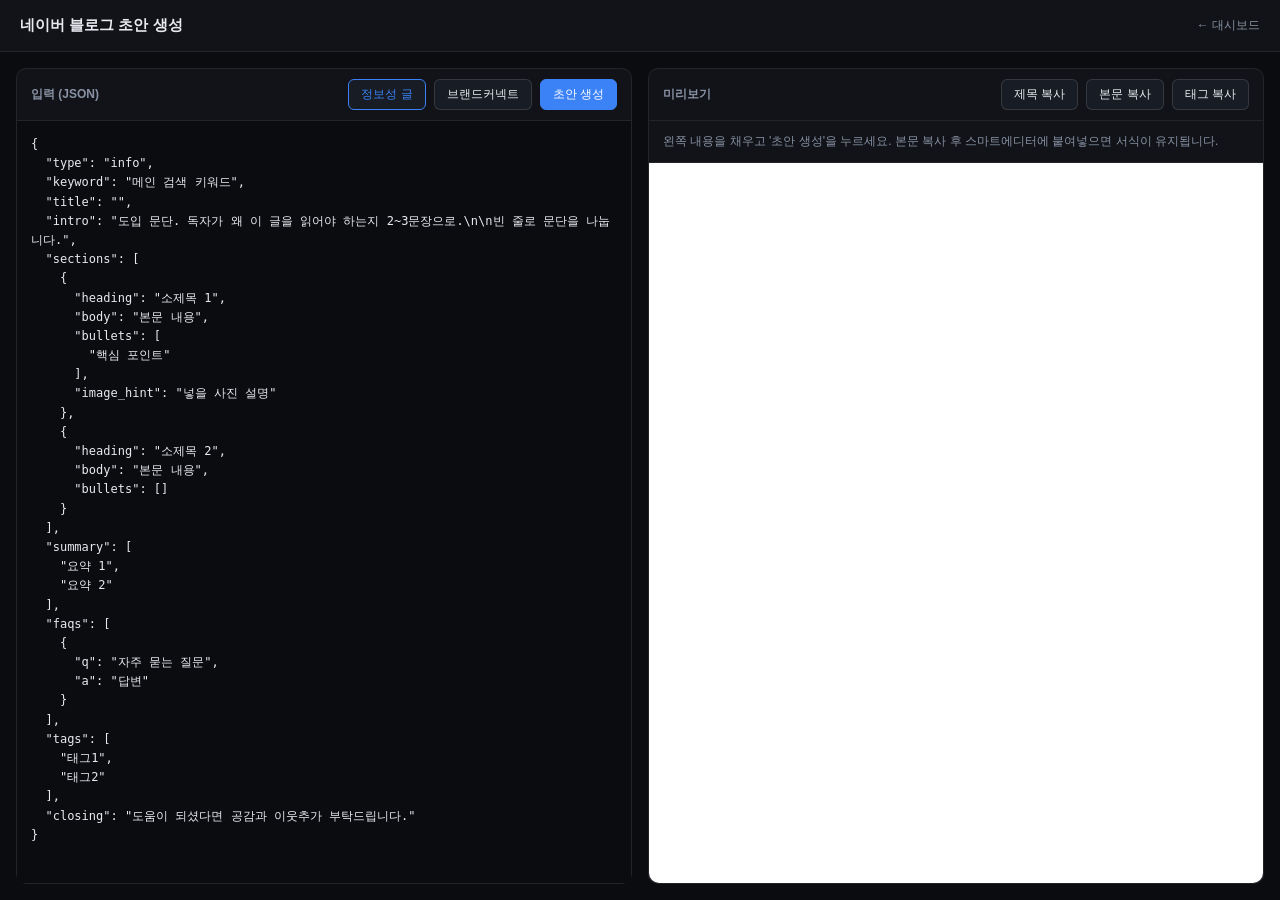
<file: frontend/blog.html>
<!DOCTYPE html>
<html lang="ko">
<head>
<meta charset="UTF-8">
<meta name="viewport" content="width=device-width, initial-scale=1.0">
<title>블로그 초안 생성</title>
<style>
:root {
  --bg:#0a0c10;--bg2:#111318;--bg3:#181c24;
  --border:rgba(255,255,255,0.07);--border2:rgba(255,255,255,0.12);
  --text:#e8eaf0;--text2:#8892a4;--text3:#4a5568;
  --blue:#3b82f6;--green:#10b981;--red:#ef4444;--amber:#f59e0b;
  --radius:10px;--radius-sm:6px;
  --font:'Pretendard','Apple SD Gothic Neo',-apple-system,sans-serif;
}
*{box-sizing:border-box;margin:0;padding:0}
body{background:var(--bg);color:var(--text);font-family:var(--font);font-size:14px;min-height:100vh}
.topbar{height:52px;background:var(--bg2);border-bottom:1px solid var(--border);display:flex;align-items:center;padding:0 20px;gap:12px}
.topbar h1{font-size:15px;font-weight:700;flex:1}
.topbar a{color:var(--text2);font-size:12px;text-decoration:none}
.wrap{display:grid;grid-template-columns:1fr 1fr;gap:16px;padding:16px;height:calc(100vh - 52px)}
.panel{background:var(--bg2);border:1px solid var(--border);border-radius:var(--radius);display:flex;flex-direction:column;min-height:0}
.panel-head{display:flex;align-items:center;gap:8px;padding:10px 14px;border-bottom:1px solid var(--border);flex-wrap:wrap}
.panel-head .label{font-size:12px;color:var(--text2);font-weight:600;flex:1}
button{background:var(--bg3);border:1px solid var(--border2);color:var(--text);padding:6px 12px;border-radius:var(--radius-sm);cursor:pointer;font-size:12px;font-family:var(--font)}
button:hover{border-color:var(--blue)}
button.primary{background:var(--blue);border-color:var(--blue);color:#fff}
button.on{color:var(--blue);border-color:var(--blue)}
textarea{flex:1;background:var(--bg);color:var(--text);border:none;padding:14px;font-family:ui-monospace,Menlo,monospace;font-size:12px;line-height:1.6;resize:none;outline:none}
.meta{padding:12px 14px;border-bottom:1px solid var(--border);display:flex;flex-direction:column;gap:6px;font-size:13px}
.meta .title{font-size:16px;font-weight:700}
.meta .tags{color:var(--blue);font-size:12px;word-break:break-all}
.meta .stat{color:var(--text2);font-size:12px}
.warn{color:var(--amber);font-size:12px}
.err{color:var(--red);font-size:12px}
.preview{flex:1;overflow-y:auto;background:#fff;color:#222;padding:24px;border-radius:0 0 var(--radius) var(--radius);font-size:15px;line-height:1.8}
.preview p{margin:0 0 12px}
.preview ul{margin:0 0 12px 20px}
.preview blockquote{border-left:4px solid #03c75a;background:#f5f7f5;padding:10px 14px;margin:0 0 12px}
.preview hr{border:none;border-top:1px solid #ddd;margin:20px 0}
.preview a{color:#03c75a}
.toast{position:fixed;bottom:20px;left:50%;transform:translateX(-50%);background:var(--green);color:#fff;padding:8px 16px;border-radius:var(--radius-sm);font-size:13px;opacity:0;transition:opacity .2s;pointer-events:none}
.toast.show{opacity:1}
@media (max-width:860px){
  .wrap{grid-template-columns:1fr;height:auto;padding:12px}
  textarea{min-height:360px}
  .preview{min-height:400px}
}
</style>
</head>
<body>
<div class="topbar">
  <h1>네이버 블로그 초안 생성</h1>
  <a href="/">← 대시보드</a>
</div>
<div class="wrap">
  <div class="panel">
    <div class="panel-head">
      <span class="label">입력 (JSON)</span>
      <button id="t-info" class="on" onclick="loadTemplate('info')">정보성 글</button>
      <button id="t-bc" onclick="loadTemplate('brandconnect')">브랜드커넥트</button>
      <button class="primary" onclick="generate()">초안 생성</button>
    </div>
    <textarea id="input" spellcheck="false"></textarea>
  </div>
  <div class="panel">
    <div class="panel-head">
      <span class="label">미리보기</span>
      <button onclick="copyTitle()">제목 복사</button>
      <button onclick="copyBody()">본문 복사</button>
      <button onclick="copyTags()">태그 복사</button>
    </div>
    <div class="meta" id="meta"><span class="stat">왼쪽 내용을 채우고 '초안 생성'을 누르세요. 본문 복사 후 스마트에디터에 붙여넣으면 서식이 유지됩니다.</span></div>
    <div class="preview" id="preview"></div>
  </div>
</div>
<div class="toast" id="toast"></div>
<script>
const TEMPLATES = {
  info: {
    type: "info",
    keyword: "메인 검색 키워드",
    title: "",
    intro: "도입 문단. 독자가 왜 이 글을 읽어야 하는지 2~3문장으로.\n\n빈 줄로 문단을 나눕니다.",
    sections: [
      { heading: "소제목 1", body: "본문 내용", bullets: ["핵심 포인트"], image_hint: "넣을 사진 설명" },
      { heading: "소제목 2", body: "본문 내용", bullets: [] }
    ],
    summary: ["요약 1", "요약 2"],
    faqs: [{ q: "자주 묻는 질문", a: "답변" }],
    tags: ["태그1", "태그2"],
    closing: "도움이 되셨다면 공감과 이웃추가 부탁드립니다."
  },
  brandconnect: {
    type: "brandconnect",
    keyword: "메인 검색 키워드",
    title: "",
    product: {
      name: "상품명",
      brand: "브랜드",
      link: "https://naver.me/브랜드커넥트_링크",
      price: "00,000원",
      specs: { "무게": "", "크기": "" },
      pros: ["좋았던 점"],
      cons: ["아쉬운 점"],
      recommend_for: ["추천 대상"],
      image_hint: "제품 전체 사진"
    },
    sections: [
      { heading: "직접 써본 후기", body: "사용 기간, 사용 환경, 느낀 점", image_hint: "사용 중 사진" }
    ],
    summary: [],
    faqs: [],
    tags: ["태그1", "태그2"],
    closing: ""
  }
};
const DRAFT_KEY = "blogDraftInput";
let draft = null;

function loadTemplate(type) {
  document.getElementById("t-info").classList.toggle("on", type === "info");
  document.getElementById("t-bc").classList.toggle("on", type === "brandconnect");
  document.getElementById("input").value = JSON.stringify(TEMPLATES[type], null, 2);
}

function esc(s) { return String(s).replace(/[&<>"]/g, c => ({ "&": "&amp;", "<": "&lt;", ">": "&gt;", '"': "&quot;" }[c])); }

async function generate() {
  const raw = document.getElementById("input").value;
  const meta = document.getElementById("meta");
  let body;
  try { body = JSON.parse(raw); } catch (e) { meta.innerHTML = `<span class="err">JSON 형식 오류: ${esc(e.message)}</span>`; return; }
  try { localStorage.setItem(DRAFT_KEY, raw); } catch (e) {}
  if (!body.title) delete body.title;
  const res = await fetch("/api/blog/draft", { method: "POST", headers: { "Content-Type": "application/json" }, body: JSON.stringify(body) });
  const data = await res.json();
  if (!res.ok) {
    const msg = typeof data.detail === "string" ? data.detail : data.detail.map(d => `${d.loc.slice(1).join(".")}: ${d.msg}`).join("<br>");
    meta.innerHTML = `<span class="err">${msg}</span>`;
    return;
  }
  draft = data;
  meta.innerHTML = `
    <div class="title">${esc(data.title)}</div>
    <div class="tags">${data.tags.map(t => "#" + esc(t)).join(" ")}</div>
    <div class="stat">본문 ${data.char_count.toLocaleString()}자 (공백 제외) · 태그 ${data.tags.length}개</div>
    ${data.warnings.map(w => `<div class="warn">⚠ ${esc(w)}</div>`).join("")}`;
  document.getElementById("preview").innerHTML = data.html;
}

function toast(msg) {
  const t = document.getElementById("toast");
  t.textContent = msg; t.classList.add("show");
  setTimeout(() => t.classList.remove("show"), 1500);
}

async function copyText(s, label) {
  if (!draft) return toast("먼저 초안을 생성하세요");
  await navigator.clipboard.writeText(s);
  toast(label + " 복사됨");
}
function copyTitle() { copyText(draft?.title, "제목"); }
function copyTags() { copyText(draft?.tags.join(","), "태그"); }

async function copyBody() {
  if (!draft) return toast("먼저 초안을 생성하세요");
  try {
    await navigator.clipboard.write([new ClipboardItem({
      "text/html": new Blob([draft.html], { type: "text/html" }),
      "text/plain": new Blob([draft.text], { type: "text/plain" })
    })]);
  } catch (e) {
    await navigator.clipboard.writeText(draft.text);
  }
  toast("본문 복사됨 — 스마트에디터에 붙여넣으세요");
}

let saved = null;
try { saved = localStorage.getItem(DRAFT_KEY); } catch (e) {}
if (saved) document.getElementById("input").value = saved; else loadTemplate("info");
</script>
</body>
</html>
</file>
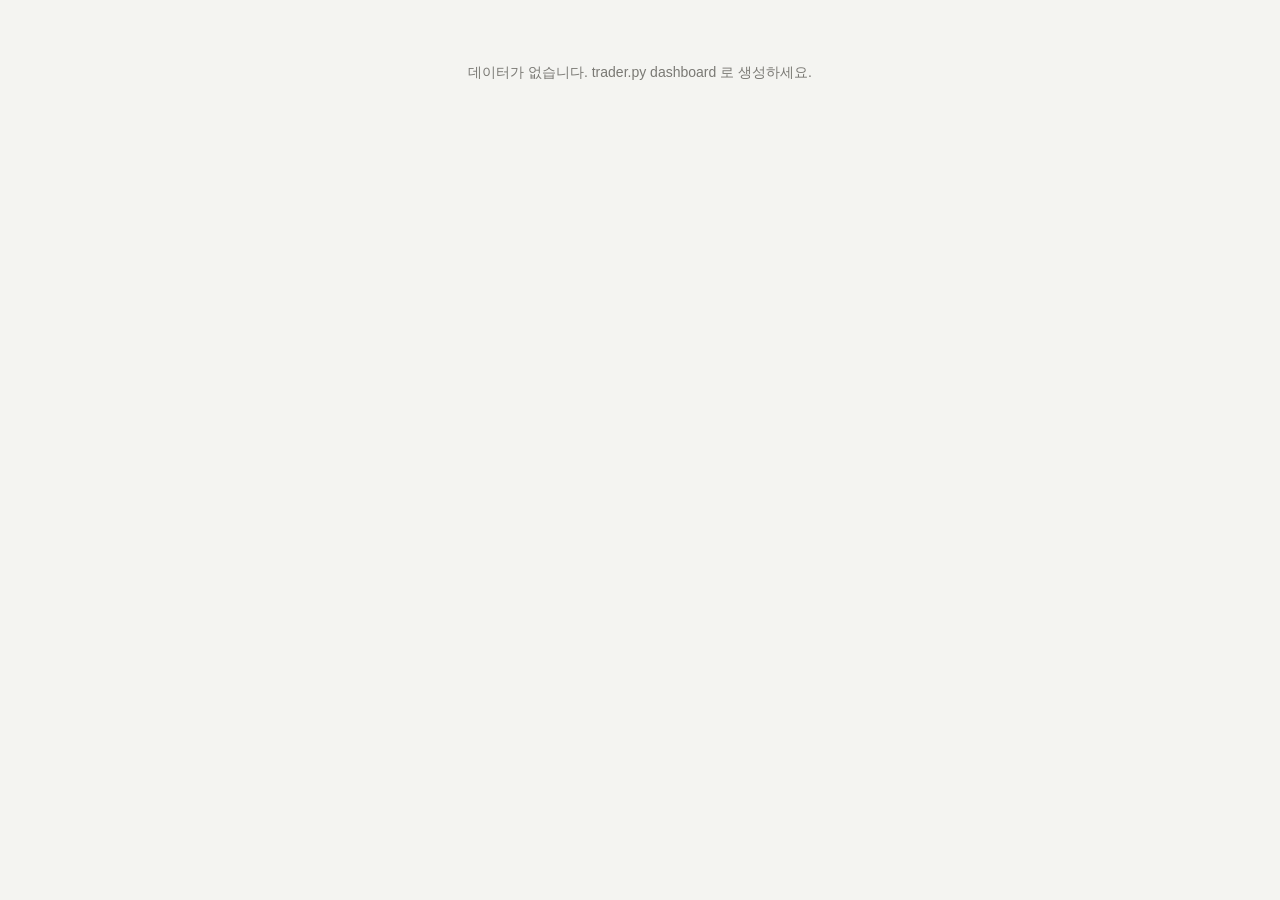
<file: gold_trader/dashboard_template.html>
<!doctype html>
<html lang="ko">
<head>
<meta charset="utf-8">
<meta name="viewport" content="width=device-width, initial-scale=1">
<meta http-equiv="refresh" content="60">
<title>금 AI 트레이더</title>
<style>
:root {
  color-scheme: light;
  --bg: #f4f4f1;
  --surface: #fcfcfb;
  --surface-2: #f0efec;
  --border: #e2e1dc;
  --text-primary: #0b0b0b;
  --text-secondary: #52514e;
  --text-muted: #7a7974;
  --grid: #e8e7e3;
  --series-1: #2a78d6;
  --neg: #e34948;
  --up: #006300;
  --down: #c02f2f;
  --good: #0ca30c;
  --critical: #d03b3b;
  --accent: #2a78d6;
}
@media (prefers-color-scheme: dark) {
  :root:not([data-theme="light"]) {
    color-scheme: dark;
    --bg: #111110;
    --surface: #1a1a19;
    --surface-2: #232321;
    --border: #2f2f2c;
    --text-primary: #f0efec;
    --text-secondary: #c3c2b7;
    --text-muted: #8f8e86;
    --grid: #2a2a27;
    --series-1: #3987e5;
    --neg: #e66767;
    --up: #4cc94c;
    --down: #f07a7a;
    --accent: #3987e5;
  }
}
:root[data-theme="dark"] {
  color-scheme: dark;
  --bg: #111110;
  --surface: #1a1a19;
  --surface-2: #232321;
  --border: #2f2f2c;
  --text-primary: #f0efec;
  --text-secondary: #c3c2b7;
  --text-muted: #8f8e86;
  --grid: #2a2a27;
  --series-1: #3987e5;
  --neg: #e66767;
  --up: #4cc94c;
  --down: #f07a7a;
  --accent: #3987e5;
}
* { box-sizing: border-box; }
body {
  margin: 0; background: var(--bg); color: var(--text-primary);
  font: 14px/1.5 -apple-system, BlinkMacSystemFont, "Segoe UI", "Malgun Gothic", "Apple SD Gothic Neo", sans-serif;
  font-variant-numeric: tabular-nums;
}
.wrap { max-width: 1200px; margin: 0 auto; padding: 20px 16px 48px; }
header { display: flex; flex-wrap: wrap; align-items: center; gap: 12px 16px; margin-bottom: 16px; }
h1 { font-size: 20px; margin: 0; letter-spacing: -0.01em; }
h2 { font-size: 15px; margin: 0 0 12px; color: var(--text-primary); }
.sub { color: var(--text-muted); font-size: 12px; }
.spacer { flex: 1; }
.badge { display: inline-flex; align-items: center; gap: 6px; padding: 3px 10px; border-radius: 999px;
  font-size: 12px; font-weight: 600; border: 1px solid var(--border); background: var(--surface); }
.badge .dot { width: 8px; height: 8px; border-radius: 50%; }
.tabs { display: inline-flex; background: var(--surface-2); border-radius: 10px; padding: 3px; gap: 2px; }
.tabs button { border: 0; background: transparent; color: var(--text-secondary); padding: 6px 12px; border-radius: 8px;
  font: inherit; font-size: 13px; cursor: pointer; }
.tabs button[aria-pressed="true"] { background: var(--surface); color: var(--text-primary); font-weight: 600;
  box-shadow: 0 1px 2px rgba(0,0,0,.12); }
.tabs button:disabled { opacity: .4; cursor: default; }
.theme-btn { border: 1px solid var(--border); background: var(--surface); color: var(--text-secondary); border-radius: 8px;
  padding: 5px 10px; font: inherit; font-size: 12px; cursor: pointer; }
.card { background: var(--surface); border: 1px solid var(--border); border-radius: 14px; padding: 16px; }
.grid { display: grid; gap: 12px; }
.kpis { grid-template-columns: repeat(auto-fill, minmax(180px, 1fr)); }
@media (max-width: 420px) { .kpis { grid-template-columns: 1fr 1fr; } .kpi .value { font-size: 18px; } .card { padding: 12px; } }
.kpi .label { color: var(--text-secondary); font-size: 12px; }
.kpi { min-width: 0; }
.kpi .value { font-size: 20px; font-weight: 650; margin-top: 2px; letter-spacing: -0.01em; }
.nw { white-space: nowrap; }
.ico { font-size: .7em; vertical-align: .12em; }
.kpi .value.pair { font-size: 17px; line-height: 1.35; }
.kpi .hint { color: var(--text-muted); font-size: 12px; margin-top: 2px; }
.section { margin-top: 20px; }
.two { grid-template-columns: 1fr 1fr; }
@media (max-width: 860px) { .two { grid-template-columns: 1fr; } }
.two > *, .grid > * { min-width: 0; }
.kv dd { overflow-wrap: anywhere; }
.up { color: var(--up); } .down { color: var(--down); }
.chart { position: relative; width: 100%; }
.chart svg { display: block; width: 100%; overflow: visible; }
.chart .axis text { fill: var(--text-muted); font-size: 11px; }
.chart .gridline { stroke: var(--grid); stroke-width: 1; }
.chart .zero { stroke: var(--text-muted); stroke-width: 1; }
.tip { position: absolute; pointer-events: none; background: var(--surface); border: 1px solid var(--border);
  border-radius: 8px; padding: 6px 10px; font-size: 12px; box-shadow: 0 4px 14px rgba(0,0,0,.14);
  white-space: nowrap; display: none; z-index: 2; }
.tip b { font-weight: 650; }
.empty { color: var(--text-muted); padding: 28px 0; text-align: center; }
.table-wrap { overflow-x: auto; }
table { width: 100%; border-collapse: collapse; font-size: 13px; }
th { text-align: left; color: var(--text-secondary); font-weight: 600; font-size: 12px; padding: 8px 10px;
  border-bottom: 1px solid var(--border); white-space: nowrap; }
td { padding: 8px 10px; border-bottom: 1px solid var(--grid); white-space: nowrap; }
td.num, th.num { text-align: right; }
tr:last-child td { border-bottom: 0; }
.tag { display: inline-block; font-size: 11px; padding: 1px 6px; border-radius: 6px; background: var(--surface-2);
  color: var(--text-secondary); }
.kv { display: grid; grid-template-columns: auto 1fr; gap: 6px 16px; font-size: 13px; }
.kv dt { color: var(--text-secondary); }
.kv dd { margin: 0; font-weight: 600; }
.alert { border: 1px solid var(--border); border-left: 4px solid var(--critical); background: var(--surface);
  padding: 10px 14px; border-radius: 10px; margin-bottom: 16px; font-size: 13px; }
.bar-row { display: flex; align-items: center; gap: 8px; font-size: 12px; margin: 6px 0; }
.bar-row .name { width: 44px; color: var(--text-secondary); }
.bar-row .track { flex: 1; height: 8px; background: var(--surface-2); border-radius: 4px; overflow: hidden; }
.bar-row .fill { height: 100%; background: var(--series-1); border-radius: 4px; }
.bar-row .v { width: 64px; text-align: right; }
.more { margin-top: 10px; border: 1px solid var(--border); background: var(--surface); color: var(--text-secondary);
  border-radius: 8px; padding: 5px 12px; font: inherit; font-size: 12px; cursor: pointer; }
</style>
</head>
<body>
<div class="wrap">
  <header>
    <div>
      <h1>금(XAUUSD) AI 트레이더</h1>
      <div class="sub" id="updated"></div>
    </div>
    <span class="badge" id="acct-badge" hidden></span>
    <div class="spacer"></div>
    <div class="tabs" role="group" aria-label="거래 출처">
      <button data-src="ai">AI 자동매매</button>
      <button data-src="all">계좌 전체</button>
      <button data-src="paper">모의매매</button>
    </div>
    <button class="theme-btn" id="theme-btn" type="button">테마</button>
  </header>

  <div id="alert"></div>

  <section>
    <h2 id="acct-title">계좌</h2>
    <div class="grid kpis" id="acct-kpis"></div>
  </section>

  <section class="section">
    <h2>오늘 거래 <span class="sub" id="today-date"></span></h2>
    <div class="grid kpis" id="today-kpis"></div>
  </section>

  <section class="section">
    <h2>전체 거래</h2>
    <div class="grid kpis" id="total-kpis"></div>
  </section>

  <section class="section grid two">
    <div class="card">
      <h2>누적 손익</h2>
      <div class="chart" id="equity-chart"></div>
    </div>
    <div class="card">
      <h2>일별 손익 <span class="sub">최근 30일</span></h2>
      <div class="chart" id="daily-chart"></div>
    </div>
  </section>

  <section class="section card">
    <h2>보유 포지션 <span class="sub" id="pos-count"></span></h2>
    <div class="table-wrap" id="positions"></div>
  </section>

  <section class="section card">
    <h2>거래 기록 <span class="sub" id="trade-count"></span></h2>
    <div class="table-wrap" id="trades"></div>
  </section>

  <section class="section card">
    <h2>전략별 현황 <span class="sub" id="ai-sched"></span></h2>
    <div class="table-wrap" id="ai-slots"></div>
    <div class="sub" style="margin-top:8px">검증 = 학습에 쓰지 않은 최근 기간의 성적. 검증에서 수익·손익비 1.1 이상·승률 40% 이상·3구간 중 2구간 이상 수익이어야 운용합니다.
      실전 최근 8~10건이 승률 25% 미만이거나 손익비 0.7 미만이면 다음 학습까지 자동 정지합니다. 손실 뒤 30분은 같은 전략이 쉽니다.
      실제 = 위 탭(AI 자동매매/모의매매)에서 지금까지 한 거래.</div>
  </section>

  <section class="section card">
    <h2>자기 발전 기록 <span class="sub">최근 20건</span></h2>
    <div class="table-wrap" id="ai-history"></div>
  </section>
</div>

<script>
const D = /*__DATA__*/null;

// ---------- 공통 ----------
const $ = (id) => document.getElementById(id);
const fmtNum = (v, d = 2) => (v == null || isNaN(v)) ? "-" : Number(v).toLocaleString("ko-KR", { minimumFractionDigits: d, maximumFractionDigits: d });
const fmtUsd = (v) => (v == null || isNaN(v)) ? "-" : (v < 0 ? "-$" : "$") + fmtNum(Math.abs(v));
const fmtSigned = (v) => (v == null || isNaN(v)) ? "-" : (v > 0 ? "+" : v < 0 ? "-" : "") + "$" + fmtNum(Math.abs(v));
const fmtPct = (v, d = 0) => (v == null || isNaN(v)) ? "-" : (v * 100).toFixed(d) + "%";
const fmtTime = (iso) => iso ? new Date(iso).toLocaleString("ko-KR", { month: "2-digit", day: "2-digit", hour: "2-digit", minute: "2-digit", hour12: false }) : "-";
const dayKey = (iso) => { const d = new Date(iso); return d.getFullYear() + "-" + String(d.getMonth() + 1).padStart(2, "0") + "-" + String(d.getDate()).padStart(2, "0"); };
const esc = (s) => String(s ?? "").replace(/[&<>"]/g, (c) => ({ "&": "&amp;", "<": "&lt;", ">": "&gt;", '"': "&quot;" }[c]));
// 손익은 색만으로 구분하지 않도록 ▲▼ 기호를 같이 붙인다
const pnlHtml = (v) => v == null || isNaN(v) ? "-" :
  `<span class="nw ${v > 0 ? "up" : v < 0 ? "down" : ""}">${v > 0 ? '<span class="ico">▲</span> ' : v < 0 ? '<span class="ico">▼</span> ' : ""}${fmtSigned(v)}</span>`;
const kpi = (label, value, hint = "", cls = "") => `<div class="card kpi"><div class="label">${label}</div><div class="value ${cls}">${cls === "pair" ? value : `<span class="nw">${value}</span>`}</div>${hint ? `<div class="hint">${hint}</div>` : ""}</div>`;

// ---------- 테마 ----------
(function () {
  let saved = null;
  try { saved = localStorage.getItem("gold-theme"); } catch (e) {}
  if (saved) document.documentElement.dataset.theme = saved;
  $("theme-btn").addEventListener("click", () => {
    const cur = document.documentElement.dataset.theme ||
      (matchMedia("(prefers-color-scheme: dark)").matches ? "dark" : "light");
    const next = cur === "dark" ? "light" : "dark";
    document.documentElement.dataset.theme = next;
    try { localStorage.setItem("gold-theme", next); } catch (e) {}
    render();
  });
})();

// ---------- 데이터 ----------
const hasMt5 = !!(D && D.mt5);
function trades(src) {
  if (src === "paper") return D.paper.trades;
  if (!hasMt5) return [];
  return src === "ai" ? D.mt5.trades.filter((t) => t.ai) : D.mt5.trades;
}
function positions(src) {
  if (src === "paper") return D.paper.positions;
  if (!hasMt5) return [];
  return src === "ai" ? D.mt5.positions.filter((p) => p.ai) : D.mt5.positions;
}
function stats(ts) {
  const p = ts.map((t) => t.profit);
  const wins = p.filter((v) => v > 0), losses = p.filter((v) => v < 0);
  const sum = (a) => a.reduce((s, v) => s + v, 0);
  let cum = 0, peak = 0, dd = 0;
  for (const v of p) { cum += v; peak = Math.max(peak, cum); dd = Math.max(dd, peak - cum); }
  const gl = -sum(losses);
  return {
    n: p.length, wins: wins.length, losses: losses.length,
    winRate: p.length ? wins.length / p.length : null, total: sum(p),
    pf: gl > 0 ? sum(wins) / gl : (wins.length ? Infinity : null),
    avgWin: wins.length ? sum(wins) / wins.length : null, avgLoss: losses.length ? sum(losses) / losses.length : null,
    best: p.length ? Math.max(...p) : null, worst: p.length ? Math.min(...p) : null, maxDD: dd,
    buys: ts.filter((t) => t.side === "매수").length, sells: ts.filter((t) => t.side === "매도").length,
  };
}

// ---------- 차트 ----------
function niceTicks(min, max, count = 4) {
  if (min === max) { min -= 1; max += 1; }
  const span = max - min, step0 = span / count, mag = Math.pow(10, Math.floor(Math.log10(step0)));
  const step = [1, 2, 2.5, 5, 10].map((m) => m * mag).find((s) => span / s <= count + 1);
  const lo = Math.floor(min / step) * step, hi = Math.ceil(max / step) * step, out = [];
  for (let v = lo; v <= hi + step / 2; v += step) out.push(+v.toFixed(10));
  return out;
}
const shortUsd = (v) => (v < 0 ? "-" : "") + "$" + (Math.abs(v) >= 1000 ? (Math.abs(v) / 1000).toFixed(1) + "k" : Math.abs(v).toFixed(0));

function tipAt(box, tip, html, x, y) {
  tip.innerHTML = html; tip.style.display = "block";
  const w = tip.offsetWidth, bw = box.clientWidth;
  tip.style.left = Math.min(Math.max(0, x + 12), bw - w) + "px";
  tip.style.top = Math.max(0, y - 40) + "px";
}

function lineChart(box, ts) {
  box.innerHTML = "";
  if (!ts.length) { box.innerHTML = '<div class="empty">아직 완료된 거래가 없습니다</div>'; return; }
  const W = box.clientWidth || 500, H = 220, m = { l: 52, r: 12, t: 10, b: 26 };
  let cum = 0;
  const pts = [{ t: new Date(ts[0].open_time || ts[0].close_time).getTime(), v: 0, tr: null }]
    .concat(ts.map((t) => ({ t: new Date(t.close_time).getTime(), v: (cum += t.profit), tr: t })));
  const t0 = pts[0].t, t1 = Math.max(pts[pts.length - 1].t, t0 + 1);
  const yt = niceTicks(Math.min(0, ...pts.map((p) => p.v)), Math.max(0, ...pts.map((p) => p.v)));
  const x = (t) => m.l + (t - t0) / (t1 - t0) * (W - m.l - m.r);
  const y = (v) => m.t + (yt[yt.length - 1] - v) / (yt[yt.length - 1] - yt[0]) * (H - m.t - m.b);
  const xt = [t0, (t0 + t1) / 2, t1];
  const path = pts.map((p, i) => (i ? "L" : "M") + x(p.t).toFixed(1) + "," + y(p.v).toFixed(1)).join("");
  box.innerHTML = `<svg viewBox="0 0 ${W} ${H}" height="${H}" role="img" aria-label="누적 손익 추이">
    <g class="axis">${yt.map((v) => `<line class="gridline" x1="${m.l}" x2="${W - m.r}" y1="${y(v)}" y2="${y(v)}"/>
      <text x="${m.l - 8}" y="${y(v) + 4}" text-anchor="end">${shortUsd(v)}</text>`).join("")}
      ${xt.map((t, i) => `<text x="${x(t)}" y="${H - 6}" text-anchor="${["start", "middle", "end"][i]}">${new Date(t).toLocaleDateString("ko-KR", { month: "numeric", day: "numeric" })}</text>`).join("")}
    </g>
    <line class="zero" x1="${m.l}" x2="${W - m.r}" y1="${y(0)}" y2="${y(0)}"/>
    <path d="${path}" fill="none" stroke="var(--series-1)" stroke-width="2" stroke-linejoin="round" stroke-linecap="round"/>
    <line id="xh" y1="${m.t}" y2="${H - m.b}" stroke="var(--text-muted)" stroke-width="1" stroke-dasharray="3 3" visibility="hidden"/>
    <circle id="xd" r="5" fill="var(--series-1)" stroke="var(--surface)" stroke-width="2" visibility="hidden"/>
    <rect x="${m.l}" y="0" width="${W - m.l - m.r}" height="${H}" fill="transparent" id="hit"/>
  </svg><div class="tip"></div>`;
  const svg = box.querySelector("svg"), tip = box.querySelector(".tip"), xh = svg.querySelector("#xh"), xd = svg.querySelector("#xd");
  const move = (ev) => {
    const r = svg.getBoundingClientRect(), px = (ev.clientX - r.left) * W / r.width;
    let best = pts[0];
    for (const p of pts) if (Math.abs(x(p.t) - px) < Math.abs(x(best.t) - px)) best = p;
    const bx = x(best.t), by = y(best.v);
    xh.setAttribute("x1", bx); xh.setAttribute("x2", bx); xh.setAttribute("visibility", "visible");
    xd.setAttribute("cx", bx); xd.setAttribute("cy", by); xd.setAttribute("visibility", "visible");
    const tr = best.tr;
    tipAt(box, tip, `<b>${fmtTime(new Date(best.t).toISOString())}</b><br>누적 ${pnlHtml(best.v)}` +
      (tr ? `<br>${esc(tr.side)} ${fmtNum(tr.lots)}랏 · 이번 거래 ${pnlHtml(tr.profit)}` : "<br>시작"),
      bx * r.width / W, by * r.height / H);
  };
  svg.addEventListener("pointermove", move);
  svg.addEventListener("pointerleave", () => { tip.style.display = "none"; xh.setAttribute("visibility", "hidden"); xd.setAttribute("visibility", "hidden"); });
}

function dailyChart(box, ts) {
  box.innerHTML = "";
  const days = new Map();
  for (const t of ts) { const k = dayKey(t.close_time); const d = days.get(k) || { pnl: 0, n: 0 }; d.pnl += t.profit; d.n++; days.set(k, d); }
  const rows = [...days.entries()].sort((a, b) => a[0] < b[0] ? -1 : 1).slice(-30);
  if (!rows.length) { box.innerHTML = '<div class="empty">아직 완료된 거래가 없습니다</div>'; return; }
  const W = box.clientWidth || 500, H = 220, m = { l: 52, r: 12, t: 10, b: 26 };
  const yt = niceTicks(Math.min(0, ...rows.map((r) => r[1].pnl)), Math.max(0, ...rows.map((r) => r[1].pnl)));
  const y = (v) => m.t + (yt[yt.length - 1] - v) / (yt[yt.length - 1] - yt[0]) * (H - m.t - m.b);
  const band = (W - m.l - m.r) / rows.length, bw = Math.max(3, Math.min(28, band - 2));
  const rad = Math.min(4, bw / 2);
  // 기준선(0) 쪽은 각지고, 값 쪽 끝만 둥근 막대
  const bar = (cx, v) => {
    const x0 = cx - bw / 2, x1 = cx + bw / 2, y0 = y(0), yv = y(v), h = Math.abs(yv - y0);
    if (h < 0.5) return "";
    const r = Math.min(rad, h);
    return v >= 0
      ? `M${x0},${y0}V${yv + r}Q${x0},${yv} ${x0 + r},${yv}H${x1 - r}Q${x1},${yv} ${x1},${yv + r}V${y0}Z`
      : `M${x0},${y0}V${yv - r}Q${x0},${yv} ${x0 + r},${yv}H${x1 - r}Q${x1},${yv} ${x1},${yv - r}V${y0}Z`;
  };
  const step = Math.ceil(rows.length / 6);
  box.innerHTML = `<svg viewBox="0 0 ${W} ${H}" height="${H}" role="img" aria-label="일별 손익">
    <g class="axis">${yt.map((v) => `<line class="gridline" x1="${m.l}" x2="${W - m.r}" y1="${y(v)}" y2="${y(v)}"/>
      <text x="${m.l - 8}" y="${y(v) + 4}" text-anchor="end">${shortUsd(v)}</text>`).join("")}
      ${rows.map((r, i) => i % step === 0 ? `<text x="${m.l + band * (i + .5)}" y="${H - 6}" text-anchor="middle">${+r[0].slice(5, 7)}/${+r[0].slice(8)}</text>` : "").join("")}
    </g>
    ${rows.map((r, i) => `<path d="${bar(m.l + band * (i + .5), r[1].pnl)}" fill="${r[1].pnl >= 0 ? "var(--series-1)" : "var(--neg)"}"/>`).join("")}
    <line class="zero" x1="${m.l}" x2="${W - m.r}" y1="${y(0)}" y2="${y(0)}"/>
    ${rows.map((r, i) => `<rect class="hb" data-i="${i}" x="${m.l + band * i}" y="${m.t}" width="${band}" height="${H - m.t - m.b}" fill="transparent"/>`).join("")}
  </svg><div class="tip"></div>`;
  const svg = box.querySelector("svg"), tip = box.querySelector(".tip");
  svg.querySelectorAll(".hb").forEach((el) => {
    el.addEventListener("pointermove", (ev) => {
      const r = rows[+el.dataset.i], b = svg.getBoundingClientRect();
      tipAt(box, tip, `<b>${r[0]}</b><br>손익 ${pnlHtml(r[1].pnl)}<br>거래 ${r[1].n}회`, ev.clientX - b.left, ev.clientY - b.top);
    });
    el.addEventListener("pointerleave", () => { tip.style.display = "none"; });
  });
}

// ---------- 표 ----------
function table(cols, rows) {
  if (!rows.length) return '<div class="empty">없음</div>';
  return `<table><thead><tr>${cols.map((c) => `<th class="${c.num ? "num" : ""}">${c.h}</th>`).join("")}</tr></thead>
    <tbody>${rows.map((r) => `<tr>${cols.map((c) => `<td class="${c.num ? "num" : ""}">${c.f(r)}</td>`).join("")}</tr>`).join("")}</tbody></table>`;
}
let showAll = false;

// ---------- 렌더 ----------
let src = hasMt5 ? "ai" : "paper";
function render() {
  if (!D) { document.body.innerHTML = '<div class="wrap"><p class="empty">데이터가 없습니다. trader.py dashboard 로 생성하세요.</p></div>'; return; }
  $("updated").textContent = "갱신 " + new Date(D.generated_at).toLocaleString("ko-KR", { hour12: false }) + " · 1분마다 자동 새로고침";
  document.querySelectorAll(".tabs button").forEach((b) => {
    b.setAttribute("aria-pressed", String(b.dataset.src === src));
    b.disabled = b.dataset.src !== "paper" && !hasMt5;
  });
  $("alert").innerHTML = D.mt5_error ? `<div class="alert">MT5 연결 안 됨: ${esc(D.mt5_error)} · 모의매매 데이터만 표시합니다.</div>` : "";

  // 계좌
  const S = D.settings || {};
  if (src !== "paper" && hasMt5) {
    const a = D.mt5.account;
    const badge = $("acct-badge");
    badge.hidden = false;
    badge.innerHTML = `<span class="dot" style="background:${a.demo ? "var(--good)" : "var(--critical)"}"></span>${a.demo ? "데모 계좌" : "⚠ 실계좌"} · ${esc(a.server)} · ${a.login}`;
    $("acct-title").textContent = "계좌";
    $("acct-kpis").innerHTML = [
      kpi("잔고", fmtUsd(a.balance), esc(a.company)),
      kpi("평가금 (Equity)", fmtUsd(a.equity)),
      kpi("평가 손익", pnlHtml(a.profit), "보유 포지션 기준"),
      kpi("사용 증거금", fmtUsd(a.margin), `레버리지 1:${a.leverage}`),
      kpi("가용 증거금", fmtUsd(a.margin_free)),
      kpi("증거금 수준", a.margin ? fmtNum(a.margin_level, 0) + "%" : "-", `거래당 위험 ${S.risk ?? "-"}% · 최대 ${S.max_positions ?? "-"}개`),
    ].join("");
  } else {
    $("acct-badge").hidden = true;
    const p = D.paper, ret = p.start_balance ? (p.balance - p.start_balance) / p.start_balance : null;
    $("acct-title").textContent = "모의 계좌 (가상 잔고)";
    $("acct-kpis").innerHTML = [
      kpi("잔고", fmtUsd(p.balance)),
      kpi("시작 잔고", fmtUsd(p.start_balance)),
      kpi("수익률", ret == null ? "-" : `<span class="${ret > 0 ? "up" : ret < 0 ? "down" : ""}">${ret > 0 ? "▲ " : ret < 0 ? "▼ " : ""}${(ret * 100).toFixed(2)}%</span>`),
      kpi("보유 포지션", p.positions.length + "개"),
      kpi("레버리지", S.leverage ? "1:" + S.leverage : "-", `거래당 위험 ${S.risk ?? "-"}% · 최대 ${S.max_positions ?? "-"}개`),
    ].join("");
  }

  // 오늘 / 전체
  const ts = trades(src);
  const today = dayKey(new Date().toISOString());
  const td = stats(ts.filter((t) => dayKey(t.close_time) === today));
  $("today-date").textContent = new Date().toLocaleDateString("ko-KR", { month: "long", day: "numeric", weekday: "short" });
  $("today-kpis").innerHTML = [
    kpi("거래 수", td.n + "회", `매수 ${td.buys} · 매도 ${td.sells}`),
    kpi("승 / 패", `${td.wins} / ${td.losses}`),
    kpi("승률", fmtPct(td.winRate)),
    kpi("오늘 손익", pnlHtml(td.n ? td.total : 0)),
    kpi("하루 손실 한도", S.daily_loss ? S.daily_loss + "%" : "없음"),
  ].join("");
  const st = stats(ts);
  $("total-kpis").innerHTML = [
    kpi("총 거래", st.n + "회", `매수 ${st.buys} · 매도 ${st.sells}`),
    kpi("승률", fmtPct(st.winRate), `${st.wins}승 ${st.losses}패`),
    kpi("총 손익", pnlHtml(st.n ? st.total : 0), "손익비(PF) " + (st.pf == null ? "-" : st.pf === Infinity ? "∞" : fmtNum(st.pf))),
    kpi("평균 이익 / 손실", `${st.avgWin == null ? "-" : pnlHtml(st.avgWin)}<br>${st.avgLoss == null ? "-" : pnlHtml(st.avgLoss)}`, "", "pair"),
    kpi("최대 낙폭", st.n ? fmtUsd(-st.maxDD) : "-", "누적 손익 고점 대비"),
    kpi("최고 / 최악 거래", st.n ? `${pnlHtml(st.best)}<br>${pnlHtml(st.worst)}` : "-", "", "pair"),
  ].join("");

  lineChart($("equity-chart"), ts);
  dailyChart($("daily-chart"), ts);

  // 포지션
  const ps = positions(src);
  $("pos-count").textContent = ps.length + "개";
  $("positions").innerHTML = table([
    { h: "진입 시각", f: (p) => fmtTime(p.time) },
    { h: "전략", f: (p) => `<span class="tag">${esc(p.strategy || (p.ai ? "AI" : "기타"))}</span>` },
    { h: "방향", f: (p) => esc(p.side) },
    { h: "랏", num: 1, f: (p) => fmtNum(p.lots) },
    { h: "진입가", num: 1, f: (p) => fmtNum(p.open) },
    { h: "손절", num: 1, f: (p) => p.sl ? fmtNum(p.sl) : "-" },
    { h: "익절", num: 1, f: (p) => p.tp ? fmtNum(p.tp) : "-" },
    ...(src !== "paper" ? [{ h: "현재가", num: 1, f: (p) => fmtNum(p.price) }, { h: "평가 손익", num: 1, f: (p) => pnlHtml(p.profit) }] : []),
  ], ps);

  // 거래 기록 (최신순)
  const rev = ts.slice().reverse(), shown = showAll ? rev : rev.slice(0, 30);
  $("trade-count").textContent = `총 ${ts.length}건` + (rev.length > 30 && !showAll ? " · 최근 30건 표시" : "");
  $("trades").innerHTML = table([
    { h: "진입", f: (t) => fmtTime(t.open_time) },
    { h: "청산", f: (t) => fmtTime(t.close_time) },
    { h: "전략", f: (t) => `<span class="tag">${esc(t.strategy || (t.ai ? "AI" : "기타"))}</span>` },
    { h: "방향", f: (t) => esc(t.side) },
    { h: "랏", num: 1, f: (t) => fmtNum(t.lots) },
    { h: "진입가", num: 1, f: (t) => t.open == null ? "-" : fmtNum(t.open) },
    { h: "청산가", num: 1, f: (t) => fmtNum(t.close) },
    { h: "사유", f: (t) => esc(t.reason || "") },
    { h: "손익", num: 1, f: (t) => pnlHtml(t.profit) },
  ], shown) + (rev.length > 30 ? `<button class="more" id="more">${showAll ? "최근 30건만" : "전체 보기"}</button>` : "");
  const more = $("more"); if (more) more.onclick = () => { showAll = !showAll; render(); };

  // 전략별 현황
  const ai = D.ai, days = "월화수목금토일";
  const improveDays = String(S.improve_days || "").split(",").filter(Boolean).map((d) => days[+d]).join("·");
  $("ai-sched").textContent = (improveDays ? `학습: 매주 ${improveDays}요일 ${S.improve_hour}시 이후` : "") +
    (ai.last_improve ? ` · 마지막 ${ai.last_improve}` : "");
  const KIND = { trend: "추세 되돌림", breakout: "세션 돌파", meanrev: "평균 회귀" };
  const how = (x) => {
    const p = x.params;
    if (x.kind === "breakout") return `범위 ${p.range_start}~${p.range_start + p.range_len}시, ${p.trade_end}시까지 돌파 · 익절 손절×${p.rr}`;
    if (x.kind === "meanrev") return `밴드 ${p.band_len}봉 ±${p.band_k}σ · 익절 평균선×${p.tp_frac}`;
    return `EMA ${p.ema_fast}/${p.ema_slow}/${p.ema_trend} · 익절 손절×${p.rr}`;
  };
  const real = {};
  for (const t of ts) { const k = t.strategy || ""; (real[k] = real[k] || []).push(t); }
  $("ai-slots").innerHTML = table([
    { h: "전략", f: (x) => `<b>${esc(x.name)}</b><br><span class="sub">${KIND[x.kind] || ""}</span>` },
    { h: "상태", f: (x) => x.paused ? '<span class="down">❚❚ 정지</span><br><span class="sub">실전 부진</span>' : x.active ? '<span class="up">● 운용</span>' : '<span class="sub">○ 대기</span>' },
    { h: "봉", f: (x) => x.timeframe + "분" },
    { h: "방식", f: (x) => `<span class="sub">손절 ATR×${x.params.atr_sl} · ${how(x)}<br>최대 ${x.params.max_hold}봉 · 매수·매도${x.filter ? " · 학습 필터" : ""}</span>` },
    { h: "검증", num: 1, f: (x) => { const v = x.valid_stats || {}; return v.trades ? `${v.trades}회 · 승률 ${fmtPct(v.win_rate)}<br>${v.total_r >= 0 ? "+" : ""}${v.total_r}R · 손익비 ${v.profit_factor}` + (v.parts_r ? `<br><span class="sub">구간별 ${v.parts_r.map((r) => (r > 0 ? "+" : "") + r).join(" / ")}R</span>` : "") : "-"; } },
    { h: "실제", num: 1, f: (x) => { const r = real[x.name] || []; if (!r.length) return '<span class="sub">아직 없음</span>'; const k = stats(r); return `${k.n}회 · 승률 ${fmtPct(k.winRate)}<br>${pnlHtml(k.total)}`; } },
  ], ai.slots);
  $("ai-history").innerHTML = table([
    { h: "시각", f: (h) => esc(h.time.slice(5, 16)) },
    { h: "전략", f: (h) => esc(h.slot) },
    { h: "결과", f: (h) => (h.promoted ? "✓ 교체" : "유지") + (h.active === false ? " · 대기" : h.active ? " · 운용" : "") },
    { h: "도전자", f: (h) => h.tf + "분봉" },
    { h: "점수", num: 1, f: (h) => `${h.score > -50 ? fmtNum(h.score) : "거래 부족"} vs ${h.champ_score > -50 ? fmtNum(h.champ_score) : "-"}` },
    { h: "검증 승률", num: 1, f: (h) => h.trades ? `${fmtPct(h.win_rate)} (${h.trades}회)` : "-" },
  ], ai.history.slice().reverse());
}
document.querySelectorAll(".tabs button").forEach((b) => b.addEventListener("click", () => { src = b.dataset.src; showAll = false; render(); }));
let rt; addEventListener("resize", () => { clearTimeout(rt); rt = setTimeout(render, 150); });
render();
</script>
</body>
</html>
</file>
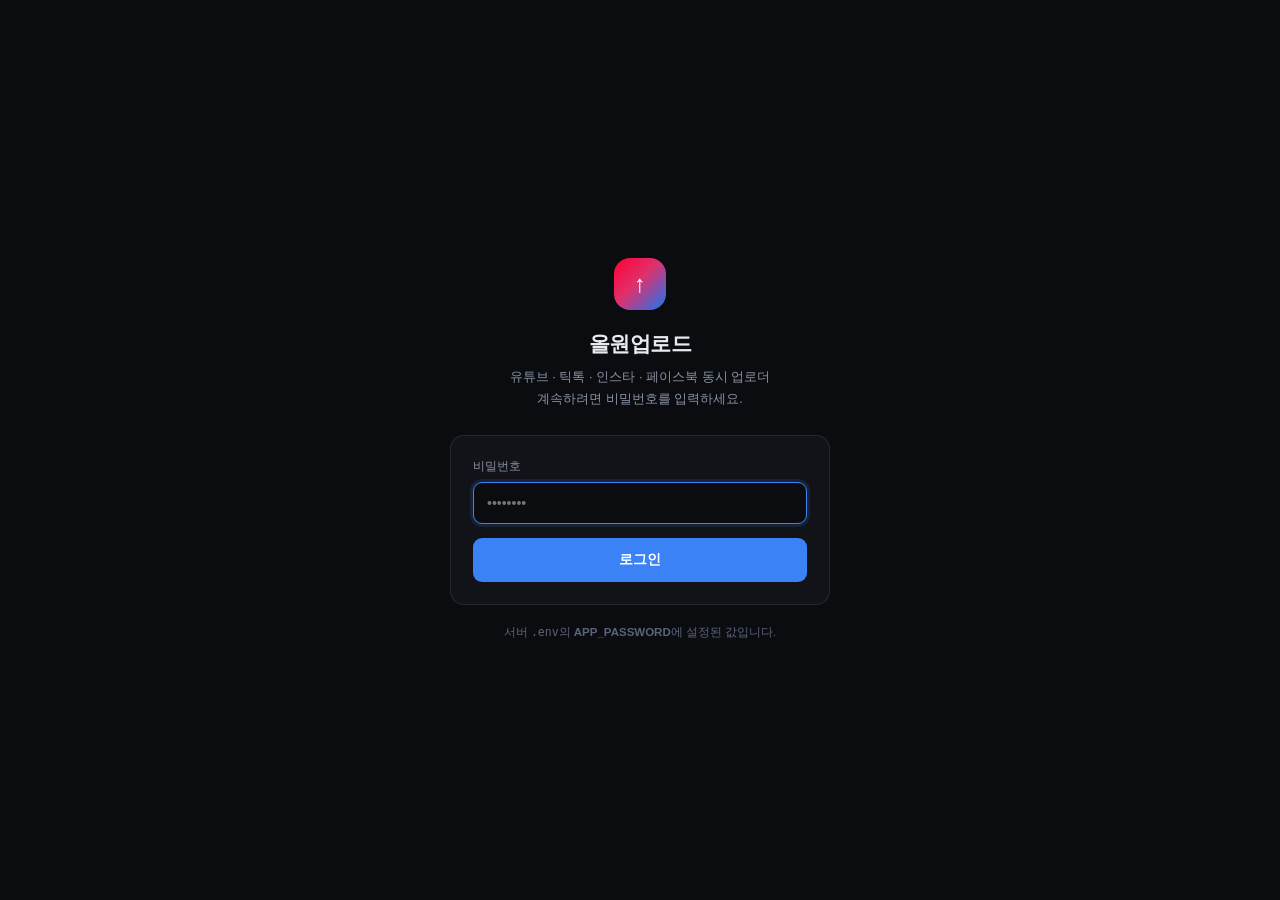
<file: uploader/static/login.html>
<!DOCTYPE html>
<html lang="ko">
<head>
<meta charset="UTF-8">
<meta name="viewport" content="width=device-width, initial-scale=1.0">
<title>올원업로드 · 로그인</title>
<link rel="icon" href="data:image/svg+xml,<svg xmlns='http://www.w3.org/2000/svg' viewBox='0 0 32 32'><rect width='32' height='32' rx='8' fill='%23e1306c'/><path d='M16 7l7 8h-4v9h-6v-9H9z' fill='white'/></svg>">
<style>
:root{--bg:#0a0c10;--bg2:#111318;--border:rgba(255,255,255,.09);--text:#e8eaf0;--text2:#8892a4;--blue:#3b82f6;--red:#ef4444;
  --font:'Pretendard','Apple SD Gothic Neo',-apple-system,BlinkMacSystemFont,'Segoe UI',sans-serif}
*{box-sizing:border-box;margin:0;padding:0}
body{background:var(--bg);color:var(--text);font-family:var(--font);min-height:100vh;display:grid;place-items:center;padding:24px}
.box{width:100%;max-width:380px;text-align:center}
.mark{width:52px;height:52px;border-radius:16px;margin:0 auto 20px;background:linear-gradient(135deg,#ff0033,#e1306c 45%,#1877f2);display:grid;place-items:center;font-size:24px;color:#fff}
h1{font-size:21px;letter-spacing:-.02em;margin-bottom:8px}
p.sub{color:var(--text2);font-size:13px;line-height:1.65;margin-bottom:26px}
form{background:var(--bg2);border:1px solid var(--border);border-radius:14px;padding:22px}
label{display:block;text-align:left;font-size:12px;color:var(--text2);margin-bottom:7px}
input{width:100%;background:var(--bg);border:1px solid rgba(255,255,255,.16);border-radius:9px;color:var(--text);
  padding:12px 13px;font-size:14px;font-family:inherit;outline:none;transition:.15s}
input:focus{border-color:var(--blue);box-shadow:0 0 0 3px rgba(59,130,246,.14)}
button{width:100%;margin-top:14px;padding:13px;border:none;border-radius:9px;background:var(--blue);color:#fff;
  font-size:14px;font-weight:600;font-family:inherit;cursor:pointer;transition:.15s}
button:hover{background:#2f74e0}
button:disabled{opacity:.5;cursor:not-allowed}
.err{margin-top:14px;font-size:12.5px;color:#fca5a5;background:rgba(239,68,68,.09);border:1px solid rgba(239,68,68,.25);
  border-radius:9px;padding:10px 12px;line-height:1.5;display:none;text-align:left}
.foot{margin-top:18px;font-size:11.5px;color:#5a6478;line-height:1.6}
</style>
</head>
<body>
<div class="box">
  <div class="mark">↑</div>
  <h1>올원업로드</h1>
  <p class="sub">유튜브 · 틱톡 · 인스타 · 페이스북 동시 업로더<br>계속하려면 비밀번호를 입력하세요.</p>
  <form id="f">
    <label for="pw">비밀번호</label>
    <input type="password" id="pw" autocomplete="current-password" autofocus placeholder="••••••••">
    <button type="submit" id="btn">로그인</button>
    <div class="err" id="err"></div>
  </form>
  <p class="foot">서버 <code>.env</code>의 <b>APP_PASSWORD</b>에 설정된 값입니다.</p>
</div>
<script>
const form = document.getElementById('f'), err = document.getElementById('err'), btn = document.getElementById('btn');
form.onsubmit = async e => {
  e.preventDefault();
  btn.disabled = true; err.style.display = 'none';
  try {
    const res = await fetch('/api/login', {
      method: 'POST', headers: {'Content-Type': 'application/json'},
      body: JSON.stringify({password: document.getElementById('pw').value}),
    });
    if (res.ok) { location.href = '/'; return; }
    const data = await res.json().catch(() => ({}));
    err.textContent = data.detail || '로그인에 실패했습니다.';
    err.style.display = 'block';
  } catch (_) {
    err.textContent = '서버에 연결할 수 없습니다.';
    err.style.display = 'block';
  }
  btn.disabled = false;
  document.getElementById('pw').select();
};
</script>
</body>
</html>
</file>
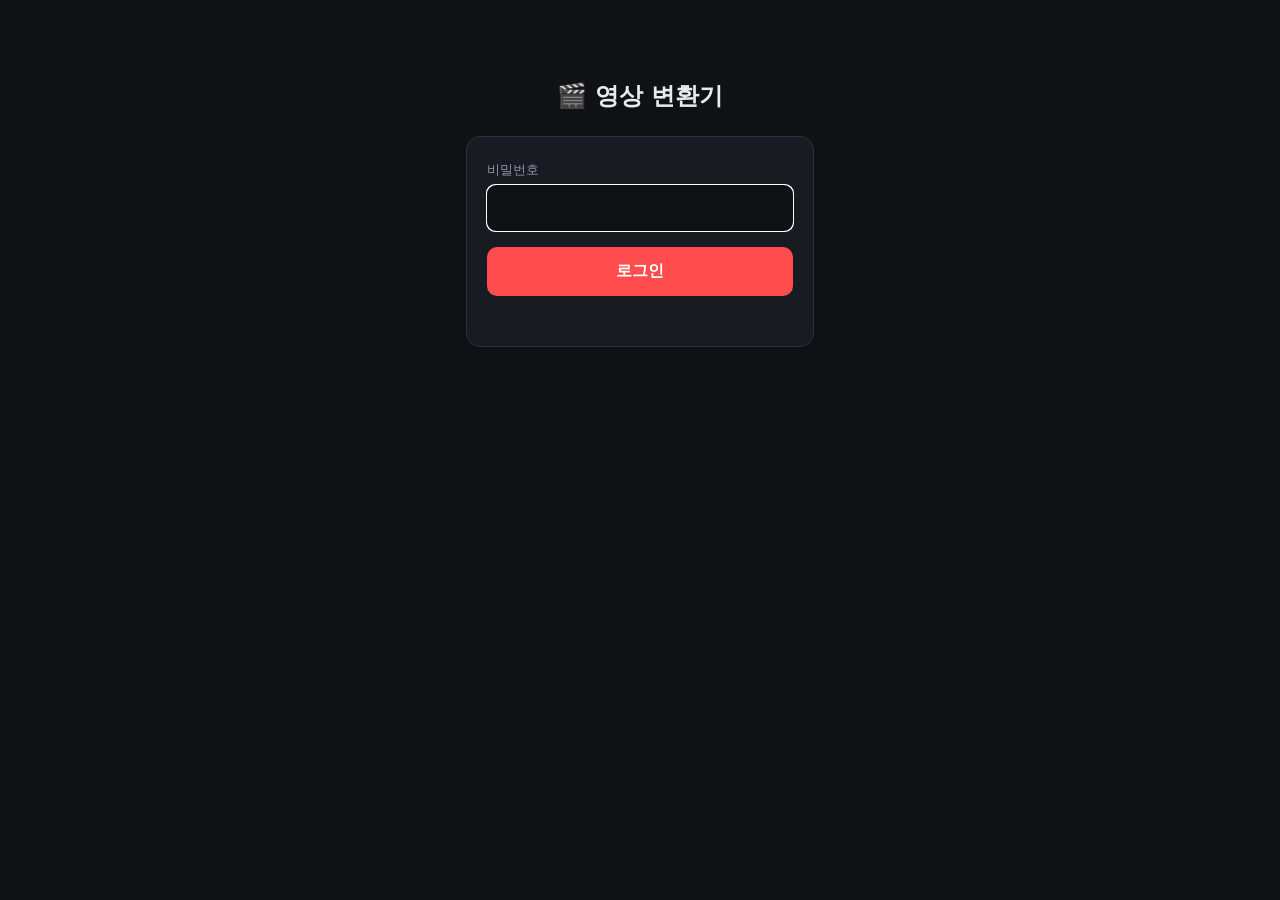
<file: video-converter/static/login.html>
<!doctype html>
<html lang="ko">
<head>
<meta charset="utf-8">
<meta name="viewport" content="width=device-width, initial-scale=1">
<title>영상 변환기 로그인</title>
<style>
  :root { --bg:#0f1115; --card:#181b22; --line:#2a2f3a; --text:#e8eaf0; --muted:#8b93a7; --accent:#ff4d4d; }
  * { box-sizing:border-box; }
  body { margin:0; background:var(--bg); color:var(--text); font-family:system-ui,-apple-system,"Apple SD Gothic Neo","Malgun Gothic",sans-serif; }
  main { max-width:380px; margin:0 auto; padding:80px 16px; }
  h1 { font-size:24px; margin:0 0 24px; text-align:center; }
  form { background:var(--card); border:1px solid var(--line); border-radius:14px; padding:24px 20px; }
  label { display:block; font-size:13px; color:var(--muted); margin-bottom:6px; }
  input { width:100%; padding:13px 12px; border-radius:8px; border:1px solid var(--line); background:var(--bg); color:var(--text); font-size:16px; }
  button { width:100%; margin-top:16px; padding:14px; border:0; border-radius:10px; background:var(--accent); color:#fff; font-size:16px; font-weight:600; cursor:pointer; }
  button:disabled { opacity:.5; }
  .err { color:#ff8080; font-size:14px; margin-top:12px; min-height:1em; }
</style>
</head>
<body>
<main>
  <h1>🎬 영상 변환기</h1>
  <form id="f">
    <label for="pw">비밀번호</label>
    <input type="password" id="pw" autocomplete="current-password" autofocus required>
    <button id="go">로그인</button>
    <div class="err" id="err"></div>
  </form>
</main>
<script>
document.getElementById('f').onsubmit = async e => {
  e.preventDefault();
  const go = document.getElementById('go'), err = document.getElementById('err');
  go.disabled = true; err.textContent = '';
  try {
    const res = await fetch('/api/login', {method: 'POST', headers: {'Content-Type': 'application/json'},
      body: JSON.stringify({password: document.getElementById('pw').value})});
    if (res.ok) { location.href = '/'; return; }
    const data = await res.json().catch(() => ({}));
    err.textContent = data.detail || '로그인 실패';
  } catch { err.textContent = '서버에 연결할 수 없습니다'; }
  go.disabled = false;
  document.getElementById('pw').select();
};
</script>
</body>
</html>
</file>
<file: seoltoon/style.css>
:root{
  --bg:#0e0f14;
  --panel:#171922;
  --panel2:#1f2230;
  --line:#2c3040;
  --text:#e8eaf2;
  --muted:#99a0b5;
  --accent:#ff6b8b;
  --accent2:#5cc8ff;
  --ok:#49d68a;
  --warn:#ffc65c;
  --radius:14px;
}
*{box-sizing:border-box}
html,body{height:100%}
body{
  margin:0;background:var(--bg);color:var(--text);
  font-family:"Pretendard","Apple SD Gothic Neo","Noto Sans KR",system-ui,-apple-system,"Segoe UI",sans-serif;
  font-size:14px;overflow:hidden;
}
button,input,select,textarea{font-family:inherit;font-size:inherit;color:inherit}
button{cursor:pointer}

/* ---------- 상단 바 ---------- */
.top{
  display:flex;align-items:center;gap:10px;flex-wrap:wrap;
  padding:10px 14px;background:var(--panel);border-bottom:1px solid var(--line);
}
.logo{font-weight:800;font-size:16px;letter-spacing:-.4px;white-space:nowrap}
.logo span{color:var(--accent)}
.top .title-input{
  background:var(--panel2);border:1px solid var(--line);border-radius:10px;
  padding:8px 10px;min-width:150px;max-width:230px;flex:1;
}
.spacer{flex:1}
.btn{
  background:var(--panel2);border:1px solid var(--line);border-radius:10px;
  padding:8px 12px;white-space:nowrap;transition:.15s;
}
.btn:hover{border-color:#495070;background:#262a3a}
.btn.primary{background:linear-gradient(135deg,var(--accent),#ff9a6b);border:none;color:#20121a;font-weight:700}
.btn.ghost{background:transparent}
.btn.sm{padding:5px 8px;border-radius:8px;font-size:12px}
.btn.danger:hover{border-color:#a3374f;color:#ff8ba3}
.btn:disabled{opacity:.45;cursor:not-allowed}
select,input[type=number],input[type=text]{
  background:var(--panel2);border:1px solid var(--line);border-radius:10px;padding:8px 10px;
}
.saved{font-size:12px;color:var(--muted);white-space:nowrap}

/* ---------- 레이아웃 ---------- */
.layout{
  display:grid;grid-template-columns:230px minmax(0,1fr) 340px;gap:12px;
  padding:12px;height:calc(100vh - 57px);
}
.panel{
  background:var(--panel);border:1px solid var(--line);border-radius:var(--radius);
  display:flex;flex-direction:column;min-height:0;overflow:hidden;
}
.panel > h2{
  margin:0;padding:11px 13px;font-size:13px;letter-spacing:-.2px;color:var(--muted);
  border-bottom:1px solid var(--line);display:flex;align-items:center;gap:8px;
}
.panel > h2 .spacer{flex:1}
.body{padding:12px;overflow:auto;flex:1;min-height:0}

/* ---------- 씬 목록 ---------- */
.scene-item{
  display:flex;gap:9px;padding:8px;border:1px solid var(--line);border-radius:12px;
  background:var(--panel2);margin-bottom:8px;cursor:pointer;align-items:flex-start;
}
.scene-item.active{border-color:var(--accent);box-shadow:0 0 0 1px var(--accent) inset}
.scene-item .thumb{
  width:44px;height:60px;border-radius:7px;object-fit:cover;background:#0b0c11;flex:none;
  border:1px solid var(--line);
}
.scene-item .meta{min-width:0;flex:1}
.scene-item .no{font-size:11px;color:var(--muted)}
.scene-item .lead{
  font-size:12px;line-height:1.35;max-height:52px;overflow:hidden;
  display:-webkit-box;-webkit-line-clamp:3;-webkit-box-orient:vertical;word-break:break-all;
}
.scene-item .row{display:flex;gap:3px;margin-top:5px;flex-wrap:wrap}
.chip{font-size:10px;padding:2px 6px;border-radius:99px;background:#2b3043;color:var(--muted)}
.chip.audio{background:#1f3a2c;color:var(--ok)}

/* ---------- 그림판 ---------- */
.draw .body{display:flex;flex-direction:column;gap:10px;align-items:center;background:#0b0c11}
.toolbar{
  display:flex;gap:6px;flex-wrap:wrap;align-items:center;justify-content:center;width:100%;
}
.tool{
  width:36px;height:34px;display:grid;place-items:center;border-radius:9px;
  background:var(--panel2);border:1px solid var(--line);font-size:15px;
}
.tool.on{background:var(--accent);border-color:var(--accent);color:#20121a}
.swatches{display:flex;gap:4px;flex-wrap:wrap}
.sw{width:22px;height:22px;border-radius:6px;border:2px solid transparent;cursor:pointer}
.sw.on{border-color:#fff}
.canvas-wrap{
  flex:1;min-height:0;width:100%;position:relative;overflow:hidden;
}
#draw-canvas{
  position:absolute;inset:0;margin:auto;
  max-width:100%;max-height:100%;width:auto;height:auto;
  background:#fff;border-radius:10px;touch-action:none;
  box-shadow:0 6px 30px rgba(0,0,0,.5);cursor:crosshair;
}
.emoji-bar{display:flex;gap:4px;flex-wrap:wrap;justify-content:center}
.emoji-bar button{
  background:var(--panel2);border:1px solid var(--line);border-radius:8px;font-size:17px;
  width:32px;height:30px;line-height:1;
}
.emoji-bar button.on{border-color:var(--accent);background:#33202a}
.hint{font-size:11px;color:var(--muted);text-align:center}

/* ---------- 편집 패널 ---------- */
.field{margin-bottom:12px}
.field label{display:block;font-size:12px;color:var(--muted);margin-bottom:5px}
.field textarea,.field input[type=text]{
  width:100%;background:var(--panel2);border:1px solid var(--line);border-radius:10px;
  padding:9px 10px;resize:vertical;line-height:1.5;
}
.field textarea{min-height:76px}
.inline{display:flex;gap:8px;align-items:center;flex-wrap:wrap}
.inline > *{min-width:0}
.rec-dot{width:9px;height:9px;border-radius:50%;background:#e14b6a;display:inline-block;margin-right:6px;animation:blink 1s infinite}
@keyframes blink{50%{opacity:.25}}
details.settings{border:1px solid var(--line);border-radius:12px;padding:8px 10px;background:var(--panel2)}
details.settings summary{cursor:pointer;font-size:12px;color:var(--muted)}
details.settings .field{margin-top:10px}
input[type=range]{width:100%;accent-color:var(--accent)}
input[type=color]{width:34px;height:30px;padding:0;border:1px solid var(--line);border-radius:8px;background:none}

/* ---------- 모달 ---------- */
.modal{
  position:fixed;inset:0;background:rgba(5,6,10,.82);backdrop-filter:blur(3px);
  display:grid;place-items:center;z-index:50;padding:16px;
}
.modal[hidden]{display:none}
.modal .box{
  background:var(--panel);border:1px solid var(--line);border-radius:18px;padding:16px;
  max-width:min(860px,96vw);max-height:92vh;overflow:auto;display:flex;flex-direction:column;gap:12px;
}
.modal h3{margin:0;font-size:15px}
#stage{background:#000;border-radius:12px;max-height:64vh;max-width:100%;object-fit:contain}
.progress{height:7px;background:var(--panel2);border-radius:99px;overflow:hidden}
.progress i{display:block;height:100%;width:0;background:linear-gradient(90deg,var(--accent),var(--accent2))}
.modal textarea{
  width:min(720px,88vw);height:280px;background:var(--panel2);border:1px solid var(--line);
  border-radius:12px;padding:12px;line-height:1.6;
}
.modal .muted{color:var(--muted);font-size:12px;line-height:1.6}
.toast{
  position:fixed;left:50%;bottom:22px;transform:translateX(-50%);
  background:var(--panel2);border:1px solid var(--line);border-radius:12px;
  padding:10px 16px;z-index:99;box-shadow:0 8px 28px rgba(0,0,0,.5);
}
.toast[hidden]{display:none}

@media (max-width:1100px){
  body{overflow:auto}
  .layout{grid-template-columns:1fr;height:auto}
  .panel{max-height:none}
  .scenes .body{max-height:260px}
  .canvas-wrap{min-height:52vh}
}
</file>
